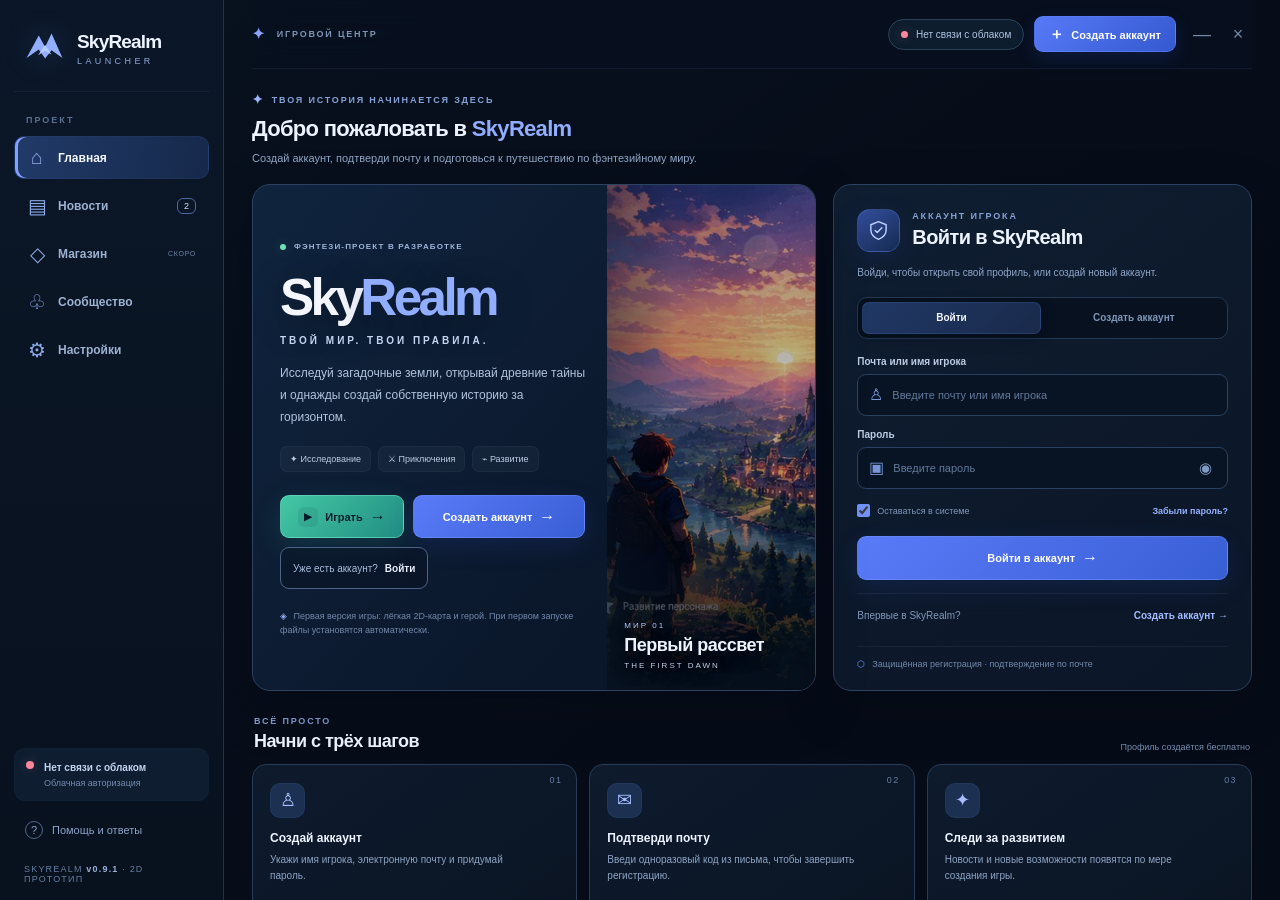
<file: index.html>
<!doctype html>
<html lang="ru">
<head>
  <meta charset="utf-8">
  <meta name="viewport" content="width=device-width,initial-scale=1">
  <meta name="theme-color" content="#071225">
  <meta name="description" content="SkyRealm Launcher — регистрация, профиль игрока и новости фэнтези-проекта.">
  <title>SkyRealm — игровой центр</title>
  <link rel="stylesheet" href="style.css">
</head>
<body>
<div class="window">
  <aside class="sidebar">
    <button class="brand" type="button" data-page="home" aria-label="SkyRealm — главная">
      <span class="brand-mark"><svg viewBox="0 0 64 52" aria-hidden="true"><path d="M4 42 23 7l10 18L43 4l17 38-17-12-10 13-10-14z" fill="currentColor"/><path d="m22 38 11-16 10 15-10-6z" fill="#b7cbff"/></svg></span>
      <span class="brand-copy"><span class="brand-name">SkyRealm</span><span class="brand-sub">LAUNCHER</span></span>
    </button>

    <div class="sidebar-label">ПРОЕКТ</div>
    <nav class="nav" aria-label="Главное меню">
      <button class="nav-item active" data-page="home"><span class="nav-ico">⌂</span><span>Главная</span></button>
      <button class="nav-item" data-page="news"><span class="nav-ico">▤</span><span>Новости</span><span class="nav-badge">2</span></button>
      <button class="nav-item" data-page="shop"><span class="nav-ico">◇</span><span>Магазин</span><span class="nav-soon">СКОРО</span></button>
      <button class="nav-item" data-page="community"><span class="nav-ico">♧</span><span>Сообщество</span></button>
      <button class="nav-item" data-page="settings"><span class="nav-ico">⚙</span><span>Настройки</span></button>
    </nav>

    <div class="sidebar-spacer"></div>
    <div class="sidebar-status">
      <span class="status-dot status-checking" id="sidebar-status-dot"></span>
      <div><b id="sidebar-status-label">Проверяем сервер</b><small>Облачная авторизация</small></div>
    </div>
    <button class="sidebar-help" type="button" data-page="news"><span>?</span> Помощь и ответы</button>
    <div class="side-version">SKYREALM <b>v0.6.0</b> · 2D PROTOTYPE</div>
  </aside>

  <main class="main">
    <header class="topbar">
      <div class="crumb"><span class="crumb-mark">✦</span><span id="crumb-label">ИГРОВОЙ ЦЕНТР</span></div>
      <div class="top-actions">
        <a class="top-status" id="cloud-status-pill" href="https://jaaguprbfrzrcwuusher.supabase.co/functions/v1/skyrealm-auth?route=%2Fhealth" target="_blank" rel="noreferrer" title="Открыть проверку облачного сервера">
          <span class="status-dot status-checking" id="top-status-dot"></span><span id="top-status-label">Проверяем сервер…</span>
        </a>
        <button class="top-create" id="top-create-account" data-auth-mode="register" type="button"><span>＋</span> Создать аккаунт</button>
        <button class="window-btn" id="minimize" title="Свернуть" aria-label="Свернуть">—</button>
        <button class="window-btn close" id="close" title="Закрыть" aria-label="Закрыть">×</button>
      </div>
    </header>

    <section class="page active" id="page-home">
      <div class="home-intro">
        <div class="eyebrow"><span class="eyebrow-spark">✦</span> ТВОЯ ИСТОРИЯ НАЧИНАЕТСЯ ЗДЕСЬ</div>
        <h1>Добро пожаловать в <span>SkyRealm</span></h1>
        <p>Создай аккаунт, подтверди почту и подготовься к путешествию по фэнтезийному миру.</p>
      </div>

      <section class="home-top-grid">
        <article class="hero panel">
          <div class="hero-copy-panel">
            <div class="hero-kicker"><span class="live-dot"></span> ФЭНТЕЗИ-ПРОЕКТ В РАЗРАБОТКЕ</div>
            <div class="hero-title">Sky<span>Realm</span></div>
            <div class="hero-tagline">ТВОЙ МИР. ТВОИ ПРАВИЛА.</div>
            <p class="hero-copy">Исследуй загадочные земли, открывай древние тайны и однажды создай собственную историю за горизонтом.</p>
            <div class="feature-row"><span>✦ Исследование</span><span>⚔ Приключения</span><span>⌁ Развитие</span></div>
            <div class="hero-buttons">
              <button class="primary-btn play-button" id="play-game" type="button"><span class="play-button-icon">▶</span> Играть <span>→</span></button>
              <button class="primary-btn hero-cta" id="hero-create-account" data-auth-mode="register" type="button">Создать аккаунт <span>→</span></button>
              <button class="ghost-btn" id="hero-login" data-auth-mode="login" type="button">Уже есть аккаунт? <b>Войти</b></button>
            </div>
            <div class="play-note" id="play-note"><span class="play-lock">◈</span> Первая версия игры: лёгкая 2D-карта и герой. При первом запуске файлы установятся автоматически.</div>
          </div>
          <div class="hero-art" aria-label="Пейзаж мира SkyRealm">
            <img src="realm.jpg" alt="Фэнтезийная долина, замок и путешественник на закате">
            <div class="art-vignette"></div>
            <div class="art-caption"><span class="art-caption-label">МИР 01</span><b>Первый рассвет</b><small>THE FIRST DAWN</small></div>
            <div class="art-orb orb-one"></div><div class="art-orb orb-two"></div>
          </div>
        </article>

        <article class="panel auth-panel" id="auth-panel">
          <div class="auth-panel-top">
            <div class="auth-icon"><svg viewBox="0 0 24 24" aria-hidden="true"><path d="M12 2.8 20 6v5.1c0 5-3.4 8.1-8 10.1-4.6-2-8-5.1-8-10.1V6z"/><path d="m8.5 12 2.2 2.2 4.8-5"/></svg></div>
            <div><div class="section-kicker">АККАУНТ ИГРОКА</div><h2 id="auth-title">Войти в SkyRealm</h2></div>
          </div>
          <p class="auth-intro" id="auth-intro">Войди, чтобы открыть свой профиль, или создай новый аккаунт.</p>
          <div class="auth-tabs" role="tablist" aria-label="Вход и регистрация">
            <button class="auth-tab active" data-auth="login" type="button" role="tab" aria-selected="true">Войти</button>
            <button class="auth-tab" data-auth="register" type="button" role="tab" aria-selected="false">Создать аккаунт</button>
          </div>

          <form id="auth-form" autocomplete="on">
            <label class="field-label" for="username" id="username-label">Почта или имя игрока</label>
            <div class="field-wrap"><span class="field-icon" aria-hidden="true">♙</span><input id="username" name="username" placeholder="Введите почту или логин" autocomplete="username" minlength="3" maxlength="254" required></div>

            <div id="email-field" class="hidden-field">
              <label class="field-label" for="email">Электронная почта</label>
              <div class="field-wrap"><span class="field-icon" aria-hidden="true">✉</span><input id="email" type="email" name="email" placeholder="name@example.com" autocomplete="email" maxlength="254"></div>
              <p class="field-hint">На эту почту придёт код подтверждения.</p>
            </div>

            <label class="field-label" for="password">Пароль</label>
            <div class="field-wrap"><span class="field-icon" aria-hidden="true">▣</span><input id="password" type="password" name="password" placeholder="Не менее 8 символов" autocomplete="current-password" minlength="8" maxlength="128" required><button class="show-pass" type="button" id="show-password" aria-label="Показать или скрыть пароль" title="Показать или скрыть пароль">◉</button></div>
            <div class="auth-options"><label class="check-wrap"><input type="checkbox" id="remember" checked><span class="check-custom"></span>Оставаться в системе</label><button class="text-btn" type="button" id="forgot">Забыли пароль?</button></div>
            <button class="primary-btn submit-btn" id="submit-auth" type="submit">Войти в аккаунт <span>→</span></button>
            <div class="auth-switch-hint" id="auth-switch-hint"><span>Впервые в SkyRealm?</span><button type="button" id="switch-auth">Создать аккаунт <span>→</span></button></div>
            <p class="auth-message" id="auth-message" role="status" aria-live="polite"></p>
          </form>

          <div class="verification-view" id="verification-view" hidden>
            <div class="verify-illustration">✉</div>
            <div class="section-kicker">ПОСЛЕДНИЙ ШАГ</div>
            <h3>Подтверди почту</h3>
            <p class="verify-copy" id="verification-description">Введи полный код из письма (сейчас 8 цифр).</p>
            <form id="verify-form" autocomplete="off">
              <label class="field-label" for="verification-code">Код подтверждения</label>
              <div class="field-wrap"><span class="field-icon" aria-hidden="true">⌁</span><input id="verification-code" name="code" type="text" inputmode="numeric" autocomplete="one-time-code" pattern="[0-9]{6,10}" minlength="6" maxlength="10" placeholder="12345678" required></div>
              <button class="primary-btn submit-btn verify-submit" type="submit">Подтвердить почту <span>→</span></button>
            </form>
            <button class="secondary-btn verify-resend" id="resend-code" type="button">Отправить код повторно</button>
            <button class="text-btn verify-back" id="back-to-register" type="button">← Назад к регистрации</button>
            <p class="auth-message" id="verification-message" role="status" aria-live="polite"></p>
          </div>

          <div class="profile-view" id="profile-view" hidden>
            <div class="profile-avatar">✦</div>
            <div class="section-kicker">ПРОФИЛЬ SKYREALM</div>
            <h3 id="profile-name">Игрок</h3>
            <p id="profile-email" class="verify-copy"></p>
            <div class="verified-badge"><span>✓</span> Почта подтверждена</div>
            <p class="profile-note">Твой аккаунт готов к будущим игровым приключениям.</p>
            <button class="secondary-btn" id="logout" type="button">Выйти из аккаунта</button>
          </div>
          <div class="auth-foot" id="auth-foot"><span class="shield">⬡</span> Не передавай пароль и код подтверждения другим людям.</div>
        </article>
      </section>

      <section class="steps-section" aria-labelledby="steps-title">
        <div class="section-heading"><div><div class="section-kicker">ВСЁ ПРОСТО</div><h2 id="steps-title">Начни с трёх шагов</h2></div><span class="heading-note">Профиль создаётся бесплатно</span></div>
        <div class="steps-grid">
          <article class="step-card"><div class="step-number">01</div><div class="step-icon">♙</div><h3>Создай аккаунт</h3><p>Укажи имя игрока, электронную почту и придумай пароль.</p><button class="step-link" data-auth-mode="register" type="button">Создать профиль <span>→</span></button></article>
          <article class="step-card"><div class="step-number">02</div><div class="step-icon">✉</div><h3>Подтверди почту</h3><p>Введи одноразовый код из письма, чтобы завершить регистрацию.</p><button class="step-link" data-auth-mode="register" type="button">К форме регистрации <span>→</span></button></article>
          <article class="step-card"><div class="step-number">03</div><div class="step-icon">✦</div><h3>Следи за развитием</h3><p>Новости и новые возможности появятся по мере создания игры.</p><button class="step-link" data-page="news" type="button">Новости проекта <span>→</span></button></article>
        </div>
      </section>

      <section class="dashboard-grid">
        <article class="panel news-panel">
          <div class="panel-head"><div><div class="section-kicker">ИЗ МИРА SKYREALM</div><h2>Свежие новости</h2></div><button class="link-btn" data-page="news" type="button">Все новости <span>↗</span></button></div>
          <button class="news-item" data-news="preview" type="button"><span class="news-thumb thumb-one"><img src="realm.jpg" alt="" loading="lazy"></span><span class="news-text"><span class="news-meta">ДНЕВНИК РАЗРАБОТКИ <span>•</span> 01</span><b>Начало большого пути</b><span>Лаунчер — первая часть проекта SkyRealm.</span></span><span class="news-arrow">↗</span></button>
          <button class="news-item" data-news="world" type="button"><span class="news-thumb thumb-two"><img src="realm.jpg" alt="" loading="lazy"></span><span class="news-text"><span class="news-meta">МИР ИГРЫ <span>•</span> 02</span><b>Земли за горизонтом</b><span>Леса, древние руины и новые открытия.</span></span><span class="news-arrow">↗</span></button>
          <div class="news-footer"><span class="live-dot"></span> Новости демонстрационные — новые записи появятся позже.</div>
        </article>
        <article class="panel status-panel">
          <div class="panel-head"><div><div class="section-kicker">СТАТУС ПРОЕКТА</div><h2>Состояние SkyRealm</h2></div><span class="panel-symbol">⌘</span></div>
          <div class="service-row"><span class="status-dot status-checking" id="card-status-dot"></span><div><b id="card-status-title">Проверяем облачный сервер…</b><small id="card-status-copy">Это может занять пару секунд.</small></div></div>
          <div class="sys-row"><span class="sys-icon">▥</span><span>Версия лаунчера</span><b>0.6.0</b></div>
          <div class="sys-row"><span class="sys-icon">▶</span><span>Игровая сборка</span><b class="muted-value">В разработке</b></div>
          <a class="outline-link" href="https://jaaguprbfrzrcwuusher.supabase.co/functions/v1/skyrealm-auth?route=%2Fhealth" target="_blank" rel="noreferrer">Открыть статус сервера <span>↗</span></a>
        </article>
      </section>

      <footer class="main-footer"><div class="footer-brand"><div class="footer-logo">S</div><div><b>SkyRealm</b><span>Твоя история начинается здесь</span></div></div><div class="footer-center">© 2026 SKYREALM <span>•</span> ДЕМО-ПРОЕКТ</div><button class="footer-link" data-page="news" type="button">Помощь и новости <span>↗</span></button></footer>
    </section>

    <section class="page inner-page" id="page-news">
      <div class="page-heading"><div class="section-kicker">ХРОНИКИ МИРА</div><h1>Новости <span>SkyRealm</span></h1><p>Истории, заметки и новости разработки.</p></div>
      <div class="content-cards">
        <article class="story-card"><div class="story-image story-a"><img src="realm.jpg" alt="Путешественник смотрит на замок на закате" loading="lazy"><span>01</span></div><div class="story-body"><div class="news-meta">ДНЕВНИК РАЗРАБОТКИ</div><h2>Начало большого пути</h2><p>SkyRealm задуман как атмосферный 2D-мир для исследования, открытий и маленьких историй. Этот лаунчер — первая часть проекта.</p><span class="story-tag">ДЕМО-ЗАПИСЬ</span></div></article>
        <article class="story-card"><div class="story-image story-b"><img src="realm.jpg" alt="Фэнтезийная долина и замок" loading="lazy"><span>02</span></div><div class="story-body"><div class="news-meta">МИР ИГРЫ</div><h2>Земли за горизонтом</h2><p>Впереди — таинственные леса, забытые руины и персонажи, чьи истории ещё предстоит открыть.</p><span class="story-tag">В РАЗРАБОТКЕ</span></div></article>
      </div>
      <div class="faq-section"><div class="section-kicker">ПОМОЩЬ</div><h2>Частые вопросы</h2><details><summary>Как создать аккаунт?</summary><p>На главной странице нажми «Создать аккаунт», введи имя игрока, электронную почту и пароль. Затем введи одноразовый код из письма.</p></details><details><summary>Почему нужен код из почты?</summary><p>Код подтверждает, что у тебя есть доступ к указанному адресу. Никому не сообщай этот код.</p></details><details><summary>Как работает кнопка «Играть»?</summary><p>При первом запуске лаунчер устанавливает лёгкие локальные файлы 2D-игры и открывает игру в отдельном окне.</p></details><details><summary>Не пришло письмо с кодом</summary><p>Проверь папки «Спам» и «Промоакции». Доставка для новых адресов может быть ограничена настройками почтового сервиса; в таком случае владелец проекта должен завершить проверку отправителя.</p></details></div>
      <button class="primary-btn news-register" data-auth-mode="register" type="button">Создать аккаунт <span>→</span></button>
    </section>

    <section class="page inner-page" id="page-shop"><div class="page-heading"><div class="section-kicker">ПОДДЕРЖИ ПРОЕКТ</div><h1>Магазин <span>приключений</span></h1><p>В будущем здесь появятся косметические предметы и наборы для игры.</p></div><div class="coming-card"><div class="coming-orb">✦</div><div class="section-kicker">СКОРО ОТКРЫТИЕ</div><h2>Что-то особенное уже в пути</h2><p>Магазин пока является макетом. Покупки и платежи не поддерживаются.</p><button class="secondary-btn" data-page="home" type="button">Вернуться на главную</button></div></section>

    <section class="page inner-page" id="page-community"><div class="page-heading"><div class="section-kicker">МЫ СОЗДАЁМ ЭТО ВМЕСТЕ</div><h1>Сообщество <span>SkyRealm</span></h1><p>Место для искателей приключений — сообщество откроется позднее.</p></div><div class="community-grid"><article class="community-card"><div class="community-icon">✧</div><h2>Обсуждения</h2><p>Делись идеями и помогай формировать мир.</p><span class="muted-tag">СКОРО</span></article><article class="community-card"><div class="community-icon">⚑</div><h2>События</h2><p>Следи за новостями разработки и будущими событиями.</p><span class="muted-tag">СКОРО</span></article><article class="community-card"><div class="community-icon">♧</div><h2>Игроки</h2><p>Находи друзей для совместных приключений.</p><span class="muted-tag">СКОРО</span></article></div><button class="primary-btn news-register" data-auth-mode="register" type="button">Создать аккаунт <span>→</span></button></section>

    <section class="page inner-page" id="page-settings"><div class="page-heading"><div class="section-kicker">ПОД ТЕБЯ</div><h1>Настройки <span>лаунчера</span></h1><p>Параметры интерфейса сохраняются на этом устройстве.</p></div><div class="settings-card"><div class="setting-row language-setting"><div><b id="language-title">Язык лаунчера</b><small id="language-subtitle">Выбери язык интерфейса. Доступны только два языка.</small></div><select id="language-select" aria-label="Язык лаунчера"><option value="ru">Русский</option><option value="en">English</option></select></div>
<div class="settings-subheading"><span class="settings-subheading-icon">▣</span><div><b id="game-display-title">Настройки игры</b><small id="game-display-subtitle">Эти параметры применяются к окну игры SkyRealm.</small></div></div>
<div class="setting-row"><div><b id="resolution-label">Разрешение экрана</b><small id="resolution-help">Формат и размер окна при запуске игры.</small></div><select id="screen-resolution-select" aria-label="Разрешение игры"><option value="1280x720">1280 × 720 · 16:9</option><option value="1600x900">1600 × 900 · 16:9</option><option value="1920x1080">1920 × 1080 · 16:9</option><option value="1280x960">1280 × 960 · 4:3</option><option value="1440x900">1440 × 900 · 16:10</option></select></div>
<div class="setting-row"><div><b id="window-mode-label">Режим окна</b><small id="window-mode-help">Выбери оконный режим или полный экран.</small></div><select id="window-mode-select" aria-label="Режим окна"><option value="windowed">Оконный</option><option value="fullscreen">Полноэкранный</option></select></div>
<div class="setting-row"><div><b id="quality-label">Качество графики</b><small id="quality-help">Меняет детализацию и нагрузку на компьютер.</small></div><select id="graphics-quality-select" aria-label="Качество графики"><option value="low">Низкое</option><option value="medium">Среднее</option><option value="high">Высокое</option></select></div>
<div class="settings-subheading"><span class="settings-subheading-icon">✦</span><div><b id="launcher-interface-title">Интерфейс лаунчера</b><small id="launcher-interface-subtitle">Внешний вид самого лаунчера.</small></div></div>
<div class="setting-row"><div><b id="effects-label">Эффекты интерфейса</b><small id="effects-help">Анимации и свечение панелей</small></div><label class="toggle"><input type="checkbox" id="effects-toggle" checked><span></span></label></div><div class="setting-row"><div><b id="compact-label">Компактный интерфейс</b><small id="compact-help">Уменьшить расстояния между элементами</small></div><label class="toggle"><input type="checkbox" id="compact-toggle"><span></span></label></div><div class="setting-row"><div><b id="greeting-label">Показывать приветствие</b><small id="greeting-help">Сообщение на главной странице</small></div><label class="toggle"><input type="checkbox" id="greeting-toggle" checked><span></span></label></div><div class="settings-subheading"><span class="settings-subheading-icon">♜</span><div><b id="admin-tools-heading">Дополнительные возможности</b><small id="admin-tools-subheading">Настройка доступности инструментов администратора в игре.</small></div></div><div class="setting-row"><div><b id="admin-tools-label">Режим администратора</b><small id="admin-tools-help">Показывать кнопку админ-панели в главном меню игры. Изменение применяется при следующем запуске.</small></div><label class="toggle"><input type="checkbox" id="admin-tools-toggle"><span></span></label></div><div class="setting-row"><div><b id="moderator-tools-label">Режим модератора</b><small id="moderator-tools-help">Включить инструменты модератора в игре. Локальные баны не действуют на сетевых игроков.</small></div><label class="toggle"><input type="checkbox" id="moderator-tools-toggle"><span></span></label></div><div class="settings-note" id="settings-note">Настройки игры применяются при следующем запуске. В самой игре их также можно изменить через Esc → Настройки.</div><button class="secondary-btn" id="open-data-folder" type="button">Открыть папку игры и сохранений ↗</button><button class="outline-btn settings-back" data-page="home" type="button">Вернуться на главную <span>→</span></button></div></section>

    <div class="toast" id="toast" role="status" aria-live="polite"></div>
  </main>

  <div class="install-overlay" id="install-overlay" hidden role="dialog" aria-modal="true" aria-labelledby="install-title">
    <div class="install-dialog">
      <div class="install-topline"><span class="install-logo">✦</span><span class="install-kicker" id="install-kicker">SKYREALM GAME CLIENT</span><span class="install-version">v0.2.0</span></div>
      <h2 id="install-title">Готовим твой мир к запуску</h2>
      <p id="install-description">Проверяем установку и готовим файлы игры для первого запуска.</p>
      <div class="install-progress-heading"><span id="install-stage">Загрузка: проверка файлов…</span><b id="install-percent">0%</b></div>
      <div class="install-progress-track"><div class="install-progress-fill" id="install-progress-fill"></div><div class="install-progress-glow"></div></div>
      <div class="install-progress-meta"><span class="install-dot"></span><span id="install-detail">Подготавливаем папку игры</span><span class="install-spinner" aria-hidden="true"></span></div>
      <div class="install-file-list"><span id="install-file-1">✓ Проверка версии</span><span id="install-file-2">◌ Установка карты</span><span id="install-file-3">◌ Подготовка персонажа</span></div>
      <p class="install-footnote" id="install-footnote">Первый запуск устанавливает лёгкий игровой пакет на этот компьютер. Интернет нужен только для аккаунта и будущих обновлений.</p>
      <button class="install-cancel" id="install-cancel" type="button">Отмена</button>
    </div>
  </div>
</div>
<script src="config.js"></script>
<script src="app.js"></script>
</body>
</html>
</file>
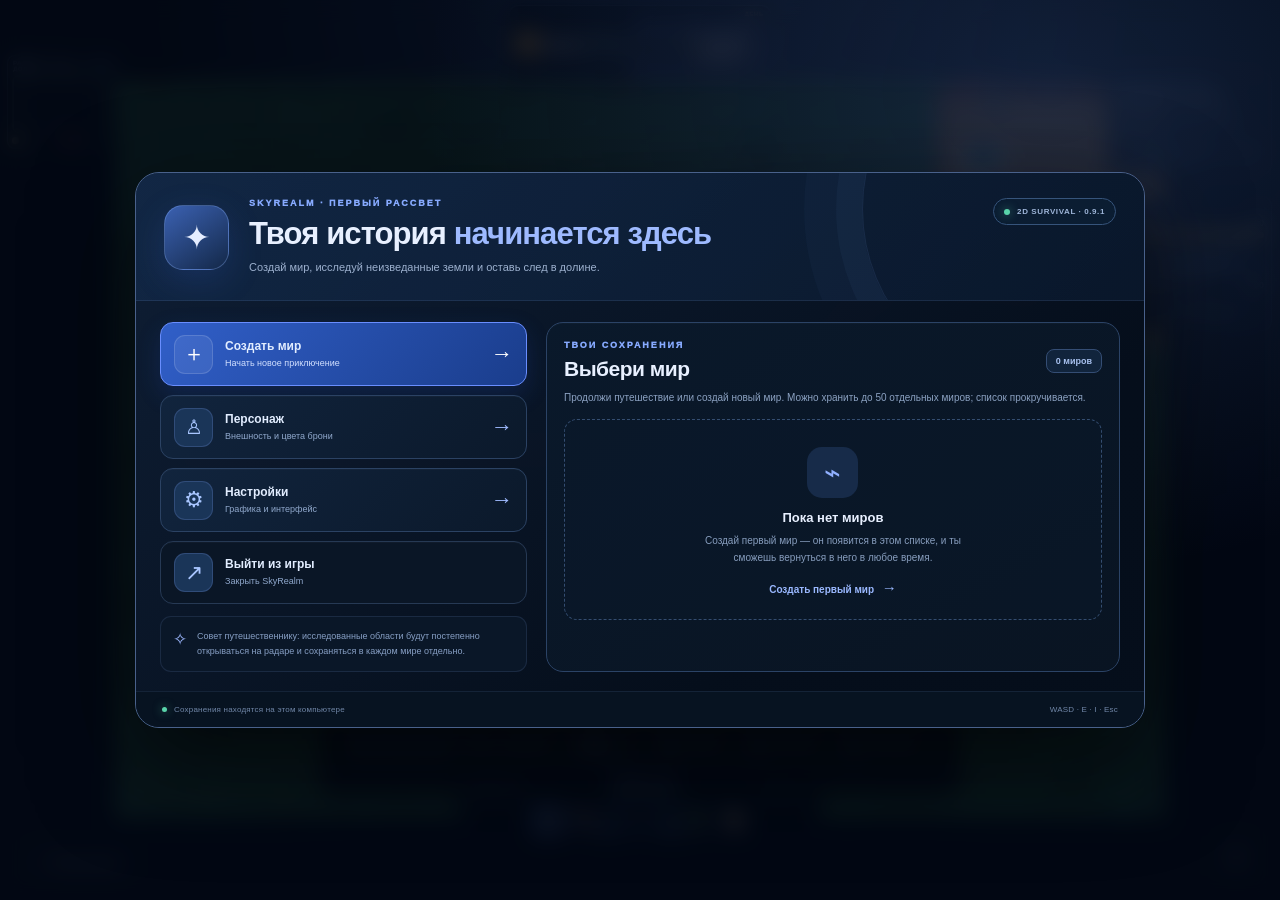
<file: app/src/main/assets/skyrealm/game/index.html>
<!doctype html>
<html lang="ru">
<head>
<meta charset="utf-8">
<meta name="viewport" content="width=device-width,initial-scale=1">
<meta name="theme-color" content="#091426">
<title>SkyRealm — Первый рассвет</title>
<style>
:root{--bg:#07111f;--panel:rgba(8,18,32,.88);--line:rgba(155,190,255,.22);--blue:#8db4ff;--text:#e8f0ff;--muted:#91a5c5}
*{box-sizing:border-box}html,body{margin:0;width:100%;height:100%;overflow:hidden;background:var(--bg);font-family:Inter,"Segoe UI",Arial,sans-serif;color:var(--text)}body{background:radial-gradient(ellipse at 50% -20%,#294575,transparent 55%),#07111f}.game-shell{position:relative;width:100%;height:100%;min-height:420px;overflow:hidden}canvas{display:block;width:100%;height:100%;image-rendering:pixelated;outline:none}.top-hud{position:absolute;left:22px;top:20px;display:flex;align-items:center;gap:13px;background:var(--panel);border:1px solid var(--line);border-radius:14px;padding:11px 15px;box-shadow:0 12px 38px #0004;backdrop-filter:blur(12px)}.crest{width:42px;height:42px;display:grid;place-items:center;border-radius:12px;background:linear-gradient(145deg,#5b7de5,#17274d);color:#fff;font-size:23px;box-shadow:0 5px 20px #506fe744}.realm-name{font-size:12px;font-weight:900;letter-spacing:2px}.realm-sub{font-size:9px;color:#9aafd2;margin-top:4px;letter-spacing:1.5px}.vitals{display:grid;gap:5px;margin-left:9px;width:130px}.vital-row{display:flex;align-items:center;gap:7px;font-size:9px;color:#afc3e2}.bar{height:6px;background:#24334b;border-radius:9px;overflow:hidden;flex:1}.bar i{display:block;height:100%;border-radius:9px;transition:width .2s}.hp i{width:100%;background:linear-gradient(90deg,#e75f79,#ff9a9d)}.stamina i{width:84%;background:linear-gradient(90deg,#4dceaa,#9af2c7)}.quest{position:absolute;right:22px;top:20px;width:245px;background:var(--panel);border:1px solid var(--line);border-radius:14px;padding:15px 16px;backdrop-filter:blur(12px);box-shadow:0 12px 38px #0004}.quest-kicker{font-size:9px;letter-spacing:2px;color:#8eaeff;font-weight:850}.quest h3{font-size:15px;margin:9px 0 7px}.quest p{font-size:11px;line-height:1.6;color:#9eb1d0;margin:0}.quest .goal{display:flex;align-items:center;gap:7px;margin-top:12px;font-size:10px;color:#c4d5f5}.goal-icon{display:grid;place-items:center;width:24px;height:24px;border:1px solid #45609a;border-radius:8px;color:#a9c1ff}.bottom-hud{position:absolute;left:50%;bottom:19px;transform:translateX(-50%);display:flex;align-items:center;gap:11px;white-space:nowrap;background:var(--panel);border:1px solid var(--line);border-radius:12px;padding:10px 14px;box-shadow:0 12px 38px #0004;backdrop-filter:blur(12px);font-size:10px;color:#a8bbd9}.key{display:inline-grid;place-items:center;min-width:22px;height:22px;padding:0 5px;border:1px solid #425a7f;border-bottom-width:2px;border-radius:6px;background:#15253c;color:#edf4ff;font-size:9px;font-weight:800;margin-right:4px}.separator{height:20px;width:1px;background:#30445f}.location-chip{position:absolute;bottom:21px;left:23px;display:flex;align-items:center;gap:8px;font-size:10px;color:#c3d3ef;background:var(--panel);border:1px solid var(--line);border-radius:10px;padding:10px 12px;backdrop-filter:blur(10px)}.location-chip span:first-child{color:#9bb8ff}.pause-button{position:absolute;right:22px;bottom:21px;width:43px;height:43px;border:1px solid var(--line);border-radius:12px;background:var(--panel);color:#dce7ff;font-size:18px;cursor:pointer;backdrop-filter:blur(10px)}.pause-button:hover{background:#192b46;border-color:#6b8ddb}.shade{position:absolute;inset:0;background:rgba(3,8,17,.62);display:grid;place-items:center;padding:20px;backdrop-filter:blur(8px)}.shade
.admin-panel-dialog{width:min(620px,100%);max-height:92vh;overflow:auto}.admin-tools-grid{display:grid;gap:8px;text-align:left;margin:12px 0}.admin-tools-grid .action{margin:0}.admin-inline{display:grid;grid-template-columns:minmax(0,1fr) minmax(0,1fr) auto;gap:7px;align-items:center}.admin-inline .modal-text-input{margin:0;min-width:0}.admin-inline select{color:#eef4ff}.admin-ban-list{display:grid;gap:5px;text-align:left}.admin-ban-list span{display:flex;justify-content:space-between;gap:8px;padding:8px 10px;border:1px solid #2b4263;border-radius:8px;background:#0b1a2b;color:#c8d8f5;font-size:11px}.admin-ban-list button{background:transparent;color:#ff9da9;border:0;cursor:pointer}.full-map-dialog{width:min(1120px,96vw);max-height:94vh;overflow:auto;text-align:left}.full-map-dialog h1{font-size:25px}.full-map-dialog canvas{display:block;width:100%;height:auto;max-height:65vh;object-fit:contain;background:#091522;border:1px solid #314b70;border-radius:12px;cursor:crosshair;image-rendering:pixelated}.map-legend{display:flex;justify-content:space-between;gap:10px;margin:10px 0;color:#9db4d9;font-size:11px}.map-legend span:first-child{color:#fff2a9}.map-legend span:nth-child(2){color:#ff536d}.main-menu-action[hidden]{display:none!important}@media(max-width:600px){.admin-inline{grid-template-columns:1fr}.full-map-dialog{padding:15px}}
[hidden]{display:none!important}.dialog{width:min(410px,100%);padding:30px;border:1px solid #526da3;border-radius:22px;background:linear-gradient(145deg,#142641,#091525);box-shadow:0 30px 100px #0008;text-align:center}.dialog-mark{width:56px;height:56px;margin:0 auto 15px;display:grid;place-items:center;background:linear-gradient(135deg,#5579ed,#223969);border-radius:17px;font-size:28px;color:#eff4ff}.dialog .eyebrow{font-size:9px;letter-spacing:2.5px;color:#8cadff;font-weight:900}.dialog h1{font-size:27px;margin:11px 0 9px}.dialog p{font-size:12px;line-height:1.7;color:#9eb2d2;margin:0 0 22px}.action{width:100%;height:43px;border:1px solid #7895ff;background:linear-gradient(130deg,#6688ff,#3456c2);border-radius:10px;color:white;font-size:12px;font-weight:850;cursor:pointer;margin-top:9px}.action:hover{filter:brightness(1.08)}.action.secondary{background:#12233a;border-color:#344d70;color:#d8e5ff}.toast{position:absolute;left:50%;top:auto;bottom:108px;z-index:18;transform:translateX(-50%);max-width:min(620px,calc(100% - 28px));padding:10px 16px;background:#0a1a2cf5;border:1px solid var(--line);border-radius:10px;color:#dce8ff;font-size:11px;line-height:1.5;text-align:center;opacity:0;pointer-events:none;transition:opacity .2s;box-shadow:0 10px 35px #0008}.toast.show{opacity:1}.hint{position:absolute;left:50%;top:50%;transform:translate(-50%,-50%);padding:11px 15px;border-radius:12px;background:#081629d9;border:1px solid #6682b866;color:#dfeaff;font-size:11px;pointer-events:none;opacity:0;transition:opacity .2s}.hint.show{opacity:1}
@media(max-width:700px){.top-hud{left:10px;top:10px;padding:8px 10px;gap:8px}.vitals{width:95px;margin-left:2px}.quest{right:10px;top:86px;width:190px;padding:12px}.quest h3{font-size:12px}.quest p{font-size:10px}.bottom-hud{bottom:10px;gap:6px;padding:7px 8px;font-size:8px}.location-chip{left:10px;bottom:62px}.pause-button{right:10px;bottom:62px;width:36px;height:36px}.realm-sub{font-size:8px}}

/* Inventory quickbar and reliable dialogue overlays */
.controls-hint{bottom:105px;max-width:calc(100% - 28px);flex-wrap:wrap;justify-content:center;white-space:normal;text-align:center;gap:8px 11px}
.inventory-wrap{position:absolute;left:50%;bottom:12px;transform:translateX(-50%);z-index:5;min-width:350px;max-width:calc(100% - 270px);padding:8px 10px 10px;background:rgba(6,15,29,.93);border:1px solid rgba(151,187,255,.32);border-radius:14px;box-shadow:0 14px 40px #0007;backdrop-filter:blur(14px)}
.inventory-heading{display:flex;justify-content:space-between;gap:14px;align-items:center;margin:0 2px 7px;font-size:9px;font-weight:850;letter-spacing:1.5px;color:#aac4fa}
.inventory-heading span:last-child{font-size:8px;letter-spacing:.5px;color:#7187a8;font-weight:650;text-align:right}.inventory-open-button{border:1px solid #32496a;border-radius:7px;background:#14243b;color:#bcd0f0;font:inherit;font-size:8px;font-weight:800;padding:3px 5px;cursor:pointer;white-space:nowrap}.inventory-open-button:hover{border-color:#87aaff;color:#fff}.inventory-open-button .key{height:16px;min-width:16px;margin:0 0 0 3px;font-size:8px}
.inventory-slots{display:flex;align-items:center;justify-content:center;gap:7px}
.inventory-slot{position:relative;width:48px;height:48px;flex:0 0 48px;border:1px solid #334a6e;border-radius:9px;background:linear-gradient(145deg,#162943,#0c1a2d);color:#eaf2ff;cursor:pointer;display:grid;place-items:center;transition:transform .13s,border-color .13s,background .13s;box-shadow:inset 0 1px 0 #ffffff0a}
.inventory-slot:hover{transform:translateY(-2px);border-color:#83a9ff;background:#1c3555}
.inventory-slot.selected{border:2px solid #82a8ff;background:linear-gradient(145deg,#263f70,#14284a);box-shadow:0 0 0 2px #6493ff22,0 0 16px #4c7bff27}
.slot-number{position:absolute;left:5px;top:3px;font-size:8px;color:#8da5c8;font-weight:800}
.slot-icon{font-size:22px;line-height:1;text-shadow:0 2px 4px #0007}
.slot-count{position:absolute;right:5px;bottom:3px;font-size:10px;font-weight:900;color:#f4f7ff;text-shadow:0 1px 3px #000}
.inventory-dialog{width:min(650px,100%);max-height:min(88vh,760px);overflow:auto}
.inventory-grid{display:grid;grid-template-columns:repeat(4,minmax(0,1fr));gap:9px;text-align:left;margin:18px 0 12px}
.inventory-card{min-width:0;display:grid;grid-template-columns:40px 1fr;grid-template-rows:auto auto;column-gap:10px;align-items:center;text-align:left;padding:12px;border:1px solid #314765;border-radius:12px;background:#0c1a2b;color:#e3edff;cursor:pointer}
.inventory-card:hover,.inventory-card.selected{border-color:#769aff;background:#142846}
.inventory-card-icon{grid-column:1;grid-row:1/4;display:grid;place-items:center;width:38px;height:42px;background:#1c3150;border-radius:9px;font-size:24px}
.inventory-card-name{font-size:12px;font-weight:800;overflow-wrap:anywhere}
.inventory-card-count{font-size:10px;color:#9eb3d4;margin-top:3px}
.inventory-card-description{grid-column:1/3;font-size:10px;line-height:1.5;color:#8ba0c1;margin-top:8px}
.inventory-selected-note{padding:10px 12px;border:1px solid #2a4161;background:#0b1a2c;border-radius:9px;font-size:11px;color:#abc4ef;text-align:left}
.sign-dialog p{white-space:normal}
.hint{z-index:8;top:43%;font-weight:800;box-shadow:0 8px 24px #0005}
#sign-dialog-shade,#inventory-shade{z-index:30}
#pause-shade{z-index:25}
@media(max-width:720px){.inventory-wrap{min-width:0;width:calc(100% - 24px);max-width:420px;bottom:8px;padding:7px}.inventory-slots{gap:5px}.inventory-slot{width:44px;height:44px;flex-basis:44px}.inventory-heading{font-size:8px}.inventory-heading span:last-child{font-size:7px}.controls-hint{bottom:87px;font-size:9px}.inventory-grid{grid-template-columns:repeat(2,minmax(0,1fr))}.location-chip{bottom:128px}.pause-button{bottom:128px}}


/* Graphics and interface preferences: these controls operate on the actual game. */
.settings-dialog{width:min(570px,100%);max-height:min(90vh,820px);overflow:auto;text-align:left;padding:26px}.settings-dialog h1{text-align:center;font-size:24px;margin:9px 0 16px}.settings-dialog>.dialog-mark,.settings-dialog>.eyebrow{text-align:center}.game-settings-tabs{display:grid;grid-template-columns:1fr 1fr;gap:7px;padding:5px;background:#081426;border:1px solid #263b5b;border-radius:12px;margin:16px 0}.game-settings-tab{height:38px;border:1px solid transparent;border-radius:8px;background:transparent;color:#8fa7ce;font:inherit;font-size:12px;font-weight:800;cursor:pointer}.game-settings-tab.active{background:linear-gradient(125deg,#294a8b,#1a3261);border-color:#5876bf;color:#fff;box-shadow:0 4px 15px #0003}.game-settings-panel{display:grid;gap:8px}.game-setting-row,.game-setting-toggle{display:flex;align-items:center;justify-content:space-between;gap:14px;text-align:left;padding:13px 12px;border:1px solid #243b5b;background:#0b1a2d;border-radius:10px;min-width:0}.game-setting-row b,.game-setting-row small,.game-setting-toggle b,.game-setting-toggle small{display:block}.game-setting-row b,.game-setting-toggle b{font-size:12px;color:#e6eeff}.game-setting-row small,.game-setting-toggle small{font-size:10px;color:#8ca2c5;line-height:1.5;margin-top:5px;max-width:270px}.game-setting-row select{flex:0 0 170px;width:170px;max-width:48%;height:37px;padding:0 8px;border:1px solid #3b5681;border-radius:8px;background:#132640;color:#ecf3ff;font:inherit;font-size:10px}.game-setting-toggle input{position:absolute;opacity:0;width:1px;height:1px}.game-setting-toggle i{position:relative;display:block;width:38px;height:22px;flex:0 0 38px;border-radius:20px;background:#20324b;border:1px solid #3c5272;cursor:pointer}.game-setting-toggle i:before{content:'';position:absolute;top:3px;left:3px;width:14px;height:14px;border-radius:50%;background:#91a4c2;transition:transform .18s}.game-setting-toggle input:checked+i{background:#3658b9;border-color:#6f91ff}.game-setting-toggle input:checked+i:before{transform:translateX(16px);background:#fff}.game-setting-toggle:has(input:focus-visible){outline:2px solid #7e9fff;outline-offset:2px}.game-settings-actions{display:grid;grid-template-columns:1fr 1fr;gap:8px;margin-top:15px}.game-settings-actions .action{margin-top:0}.settings-feedback{font-size:10px;line-height:1.6;color:#8ea6cc;margin:3px 3px 0}.pause-shortcut{margin:15px 0 -8px;color:#7186a7;font-size:10px;letter-spacing:.4px}.game-shell.ui-small .progress-hud,.game-shell.ui-small .top-hud,.game-shell.ui-small .quest,.game-shell.ui-small .bottom-hud,.game-shell.ui-small .location-chip,.game-shell.ui-small .pause-button,.game-shell.ui-small .inventory-wrap,.game-shell.ui-small .hint,.game-shell.ui-small .toast{zoom:.85}.game-shell.ui-large .progress-hud,.game-shell.ui-large .top-hud,.game-shell.ui-large .quest,.game-shell.ui-large .bottom-hud,.game-shell.ui-large .location-chip,.game-shell.ui-large .pause-button,.game-shell.ui-large .inventory-wrap,.game-shell.ui-large .hint,.game-shell.ui-large .toast{zoom:1.15}.top-hud[hidden],.quest[hidden],.controls-hint[hidden],.inventory-wrap[hidden],.vitals
.admin-panel-dialog{width:min(620px,100%);max-height:92vh;overflow:auto}.admin-tools-grid{display:grid;gap:8px;text-align:left;margin:12px 0}.admin-tools-grid .action{margin:0}.admin-inline{display:grid;grid-template-columns:minmax(0,1fr) minmax(0,1fr) auto;gap:7px;align-items:center}.admin-inline .modal-text-input{margin:0;min-width:0}.admin-inline select{color:#eef4ff}.admin-ban-list{display:grid;gap:5px;text-align:left}.admin-ban-list span{display:flex;justify-content:space-between;gap:8px;padding:8px 10px;border:1px solid #2b4263;border-radius:8px;background:#0b1a2b;color:#c8d8f5;font-size:11px}.admin-ban-list button{background:transparent;color:#ff9da9;border:0;cursor:pointer}.full-map-dialog{width:min(1120px,96vw);max-height:94vh;overflow:auto;text-align:left}.full-map-dialog h1{font-size:25px}.full-map-dialog canvas{display:block;width:100%;height:auto;max-height:65vh;object-fit:contain;background:#091522;border:1px solid #314b70;border-radius:12px;cursor:crosshair;image-rendering:pixelated}.map-legend{display:flex;justify-content:space-between;gap:10px;margin:10px 0;color:#9db4d9;font-size:11px}.map-legend span:first-child{color:#fff2a9}.map-legend span:nth-child(2){color:#ff536d}.main-menu-action[hidden]{display:none!important}@media(max-width:600px){.admin-inline{grid-template-columns:1fr}.full-map-dialog{padding:15px}}
[hidden]{display:none!important}.game-shell.quality-low .vital-row .bar{opacity:.9}
.admin-panel-dialog{width:min(620px,100%);max-height:92vh;overflow:auto}.admin-tools-grid{display:grid;gap:8px;text-align:left;margin:12px 0}.admin-tools-grid .action{margin:0}.admin-inline{display:grid;grid-template-columns:minmax(0,1fr) minmax(0,1fr) auto;gap:7px;align-items:center}.admin-inline .modal-text-input{margin:0;min-width:0}.admin-inline select{color:#eef4ff}.admin-ban-list{display:grid;gap:5px;text-align:left}.admin-ban-list span{display:flex;justify-content:space-between;gap:8px;padding:8px 10px;border:1px solid #2b4263;border-radius:8px;background:#0b1a2b;color:#c8d8f5;font-size:11px}.admin-ban-list button{background:transparent;color:#ff9da9;border:0;cursor:pointer}.full-map-dialog{width:min(1120px,96vw);max-height:94vh;overflow:auto;text-align:left}.full-map-dialog h1{font-size:25px}.full-map-dialog canvas{display:block;width:100%;height:auto;max-height:65vh;object-fit:contain;background:#091522;border:1px solid #314b70;border-radius:12px;cursor:crosshair;image-rendering:pixelated}.map-legend{display:flex;justify-content:space-between;gap:10px;margin:10px 0;color:#9db4d9;font-size:11px}.map-legend span:first-child{color:#fff2a9}.map-legend span:nth-child(2){color:#ff536d}.main-menu-action[hidden]{display:none!important}@media(max-width:600px){.admin-inline{grid-template-columns:1fr}.full-map-dialog{padding:15px}}
[hidden]{display:none!important}
@media(max-width:600px){.settings-dialog{padding:20px 15px}.game-setting-row,.game-setting-toggle{padding:11px 9px;gap:8px}.game-setting-row small,.game-setting-toggle small{max-width:190px}.game-setting-row select{flex-basis:138px;width:138px;font-size:9px}.game-settings-actions{grid-template-columns:1fr}.settings-dialog h1{font-size:22px}}


/* World clock, day/night mood and a compact world radar */
.world-clock{position:absolute;top:17px;left:50%;transform:translateX(-50%);z-index:7;display:flex;align-items:center;gap:11px;min-width:278px;padding:9px 13px;border:1px solid rgba(154,190,255,.34);border-radius:14px;background:linear-gradient(135deg,rgba(10,24,43,.96),rgba(20,37,62,.92));box-shadow:0 12px 34px #0005;backdrop-filter:blur(14px);transition:background .5s,border-color .5s}
.world-clock .clock-icon{display:grid;place-items:center;width:38px;height:38px;flex:0 0 38px;border-radius:11px;background:linear-gradient(145deg,#f5cb77,#c8873c);color:#17213a;font-size:22px;box-shadow:0 3px 16px #f5cb7730}
.clock-main{min-width:84px}.clock-label{font-size:8px;letter-spacing:1.55px;font-weight:900;color:#91a7ca;white-space:nowrap}.clock-time{font-size:25px;line-height:1.1;font-weight:950;letter-spacing:1px;color:#f4f7ff;font-variant-numeric:tabular-nums;margin-top:2px}.clock-side{display:grid;gap:5px;min-width:91px;margin-left:auto;text-align:right}.period-label{font-size:9px;font-weight:950;letter-spacing:1.7px;color:#f4cc83}.night-count{font-size:8px;line-height:1.45;color:#94a9c9;max-width:130px}.world-clock.twilight{border-color:#d49b6b77;background:linear-gradient(135deg,rgba(37,27,42,.96),rgba(48,39,61,.92))}.world-clock.twilight .clock-icon{background:linear-gradient(145deg,#f5a66a,#b65f75);color:#2c2138}.world-clock.twilight .period-label{color:#f5b68b}.world-clock.night{border-color:#7898dc70;background:linear-gradient(135deg,rgba(6,13,31,.97),rgba(18,28,57,.95))}.world-clock.night .clock-icon{background:linear-gradient(145deg,#8eaaff,#364c94);color:#f2f6ff;box-shadow:0 3px 16px #688dff33}.world-clock.night .period-label{color:#abc3ff}.world-clock.night .clock-time{color:#cbdcff}
.minimap-panel{position:absolute;top:108px;left:22px;z-index:6;width:202px;padding:9px 10px 8px;border:1px solid rgba(155,190,255,.32);border-radius:13px;background:rgba(6,16,29,.91);box-shadow:0 12px 34px #0005;backdrop-filter:blur(12px)}.minimap-heading{display:flex;align-items:center;justify-content:space-between;gap:8px;margin:0 1px 7px;font-size:8px;font-weight:950;letter-spacing:1.5px;color:#b9cefa}.minimap-heading span:last-child{color:#96b5ff;font-size:7px}.minimap-panel #minimap{display:block;width:180px;height:112px;border-radius:7px;border:1px solid #45634f;background:#173e31;image-rendering:pixelated}.minimap-legend{display:flex;align-items:center;justify-content:space-between;margin-top:6px;font-size:8px;color:#94a9c9}.minimap-legend span{display:flex;align-items:center;gap:5px}.minimap-legend i{display:inline-block;width:7px;height:7px;border-radius:50%}.legend-player{background:#fff2a7;box-shadow:0 0 6px #fff2a7}.legend-monster{background:#ff546c;box-shadow:0 0 6px #ff546c}.night-warning{position:absolute;left:50%;top:82px;transform:translateX(-50%);z-index:9;padding:9px 14px;border:1px solid #a24e6e88;border-radius:10px;background:linear-gradient(135deg,#27172bdd,#130f25ed);color:#ffdce8;font-size:10px;font-weight:850;letter-spacing:.3px;box-shadow:0 7px 24px #0005;pointer-events:none}.night-warning
.admin-panel-dialog{width:min(620px,100%);max-height:92vh;overflow:auto}.admin-tools-grid{display:grid;gap:8px;text-align:left;margin:12px 0}.admin-tools-grid .action{margin:0}.admin-inline{display:grid;grid-template-columns:minmax(0,1fr) minmax(0,1fr) auto;gap:7px;align-items:center}.admin-inline .modal-text-input{margin:0;min-width:0}.admin-inline select{color:#eef4ff}.admin-ban-list{display:grid;gap:5px;text-align:left}.admin-ban-list span{display:flex;justify-content:space-between;gap:8px;padding:8px 10px;border:1px solid #2b4263;border-radius:8px;background:#0b1a2b;color:#c8d8f5;font-size:11px}.admin-ban-list button{background:transparent;color:#ff9da9;border:0;cursor:pointer}.full-map-dialog{width:min(1120px,96vw);max-height:94vh;overflow:auto;text-align:left}.full-map-dialog h1{font-size:25px}.full-map-dialog canvas{display:block;width:100%;height:auto;max-height:65vh;object-fit:contain;background:#091522;border:1px solid #314b70;border-radius:12px;cursor:crosshair;image-rendering:pixelated}.map-legend{display:flex;justify-content:space-between;gap:10px;margin:10px 0;color:#9db4d9;font-size:11px}.map-legend span:first-child{color:#fff2a9}.map-legend span:nth-child(2){color:#ff536d}.main-menu-action[hidden]{display:none!important}@media(max-width:600px){.admin-inline{grid-template-columns:1fr}.full-map-dialog{padding:15px}}
[hidden]{display:none!important}
.game-shell.ui-small .world-clock,.game-shell.ui-small .minimap-panel,.game-shell.ui-small .night-warning{zoom:.85}.game-shell.ui-large .world-clock,.game-shell.ui-large .minimap-panel,.game-shell.ui-large .night-warning{zoom:1.15}
@media(max-width:800px){.world-clock{top:91px;left:auto;right:10px;transform:none;min-width:235px;padding:7px 9px;gap:8px}.world-clock .clock-icon{width:31px;height:31px;flex-basis:31px}.clock-time{font-size:20px}.clock-side{min-width:80px}.minimap-panel{left:10px;top:94px;transform:scale(.87);transform-origin:top left}.night-warning{top:132px;left:auto;right:10px;transform:none;max-width:calc(100% - 230px)}}


/* World selection, multi-world saves, and optional local administrator entry */
.main-menu-shade{z-index:22;background:radial-gradient(ellipse at 82% 10%,rgba(52,85,142,.3),transparent 42%),rgba(2,7,17,.83);padding:24px;backdrop-filter:blur(11px)}
.main-menu-window{width:min(100%,1010px);max-height:min(94vh,850px);overflow:auto;border:1px solid #49618b;border-radius:24px;background:linear-gradient(142deg,rgba(15,31,54,.98),rgba(5,14,27,.98) 72%);box-shadow:0 35px 100px #0009;position:relative}
.main-menu-hero{position:relative;display:flex;align-items:center;gap:20px;padding:25px 28px 24px;border-bottom:1px solid #8eb2f51c;background:linear-gradient(120deg,#132b4caa,#0b1b31a8);overflow:hidden}
.main-menu-hero:after{content:"";position:absolute;right:-80px;top:-145px;width:360px;height:360px;border-radius:50%;border:1px solid #7fa8f41d;box-shadow:0 0 0 26px #7fa8f40a,0 0 0 58px #7fa8f407;pointer-events:none}
.main-menu-emblem{display:grid;place-items:center;width:65px;height:65px;flex:0 0 65px;border:1px solid #8cb3ff55;border-radius:19px;background:linear-gradient(145deg,#3b61b2,#132848);color:#e5edff;font-size:33px;box-shadow:0 10px 34px #3766d333}
.main-menu-brand{min-width:0;z-index:1}.main-menu-kicker{font-size:9px;font-weight:950;letter-spacing:2px;color:#87aaff}.main-menu-brand h1{font-size:clamp(22px,3vw,31px);line-height:1.15;margin:8px 0 7px;letter-spacing:-.9px}.main-menu-brand h1 span{color:#9ebaff}.main-menu-brand p{font-size:11px;line-height:1.6;color:#9cb0ce;margin:0;max-width:570px}.main-menu-version{margin-left:auto;align-self:flex-start;display:flex;align-items:center;gap:7px;padding:8px 10px;border:1px solid #36547b;border-radius:999px;background:#0b1d32;color:#9eb5d8;font-size:8px;font-weight:850;letter-spacing:.6px;white-space:nowrap;z-index:1}.live-pip,.footer-status-dot{width:6px;height:6px;border-radius:50%;background:#59d4aa;box-shadow:0 0 10px #59d4aa99;display:inline-block}
.main-menu-content{display:grid;grid-template-columns:minmax(240px,.78fr) minmax(360px,1.22fr);gap:19px;padding:21px 24px 19px}.main-menu-actions{display:grid;align-content:start;gap:9px}.main-menu-action{display:flex;align-items:center;gap:12px;min-height:64px;padding:11px 13px;text-align:left;border:1px solid #2b4263;border-radius:13px;background:linear-gradient(135deg,#11243d,#0b192b);color:#e2edff;cursor:pointer;transition:transform .15s,border-color .15s,background .15s;box-shadow:inset 0 1px 0 #ffffff06}.main-menu-action:hover{transform:translateY(-1px);border-color:#7195e6;background:linear-gradient(135deg,#172f50,#10213a)}.main-menu-action.main-menu-primary{border-color:#698eff;background:linear-gradient(130deg,#315fc8,#1a3d8c);box-shadow:0 9px 24px #244fc833}.main-menu-action.main-menu-primary:hover{background:linear-gradient(130deg,#4779e8,#244faf)}.menu-action-icon{display:grid;place-items:center;flex:0 0 39px;width:39px;height:39px;border:1px solid #6d8cd344;border-radius:11px;background:#1a3558;color:#a9c6ff;font-size:22px}.main-menu-primary .menu-action-icon{background:#dce8ff17;border-color:#ffffff24;color:#fff}.main-menu-action b,.main-menu-action small{display:block}.main-menu-action b{font-size:12px}.main-menu-action small{font-size:9px;color:#90a8cc;margin-top:4px;line-height:1.4}.main-menu-primary small{color:#d2e0ff}.menu-action-arrow{margin-left:auto;color:#9fbaff;font-size:22px}.main-menu-primary .menu-action-arrow{color:#fff}.menu-exit-action{min-height:54px;background:#0a1626;border-color:#263954}.main-menu-tip{display:flex;gap:10px;align-items:flex-start;padding:12px;margin-top:3px;border:1px solid #34476966;border-radius:11px;background:#0a1728;color:#879fc4}.main-menu-tip>span{font-size:17px;color:#9db8ff}.main-menu-tip p{margin:0;font-size:9px;line-height:1.65}.world-selector-panel{min-width:0;padding:17px;border:1px solid #2b4366;border-radius:17px;background:linear-gradient(150deg,#0a192b,#091422);box-shadow:inset 0 1px 0 #ffffff05}.world-selector-heading{display:flex;align-items:center;justify-content:space-between;gap:10px}.world-selector-heading h2{font-size:21px;letter-spacing:-.5px;margin:7px 0 0}.world-count{flex:none;padding:6px 9px;border:1px solid #344d74;border-radius:8px;background:#11243c;color:#a8c1ef;font-size:9px;font-weight:850}.world-selector-intro{font-size:10px;line-height:1.5;color:#8ba1c1;margin:9px 0 14px}.worlds-empty{display:grid;place-items:center;text-align:center;padding:27px 19px 22px;border:1px dashed #344d70;border-radius:13px;background:#0b1a2b66}.worlds-empty-icon{display:grid;place-items:center;width:51px;height:51px;border-radius:15px;background:#172b49;color:#91b0ff;font-size:28px;margin-bottom:12px}.worlds-empty b{font-size:13px}.worlds-empty p{font-size:10px;line-height:1.65;color:#879dbd;max-width:280px;margin:8px 0 12px}.text-action{background:transparent;border:0;color:#9ab8ff;font:inherit;font-size:10px;font-weight:850;cursor:pointer}.text-action span{margin-left:5px;font-size:15px}.worlds-list{display:grid;gap:9px;max-height:365px;overflow:auto;padding:2px 3px 3px 0}.world-card{display:grid;grid-template-columns:58px minmax(0,1fr);gap:10px;padding:10px;border:1px solid #2b4162;border-radius:13px;background:linear-gradient(130deg,#11233a,#0c192a);min-width:0}.world-card-art{width:58px;height:58px;border-radius:10px;display:grid;place-items:center;position:relative;overflow:hidden;background:radial-gradient(ellipse at 55% 10%,#a7c6ff7d,transparent 30%),linear-gradient(155deg,#28634e,#122e35 65%,#0b1c2b);color:#d3e4ff;font-size:24px}.world-card-art:before{content:"";position:absolute;left:-8px;right:-8px;bottom:-13px;height:35px;background:#152f36;transform:rotate(-12deg);box-shadow:35px -10px 0 #21453b}.world-card-art span{position:relative;z-index:1;text-shadow:0 2px 8px #000}.world-card-main{min-width:0;display:flex;flex-direction:column;justify-content:center;gap:5px}.world-card-main b{font-size:12px;overflow-wrap:anywhere;color:#e6efff}.world-card-main small{font-size:9px;color:#839abd}.world-card-actions{grid-column:1/3;display:flex;gap:7px;margin-top:1px}.world-enter-button,.world-rename-button{height:31px;border:1px solid #42639d;border-radius:8px;background:#19345a;color:#dce8ff;font:inherit;font-size:10px;font-weight:850;cursor:pointer}.world-enter-button{flex:1;background:linear-gradient(115deg,#325bc0,#22458e);border-color:#6087ef}.world-rename-button{width:83px;flex:0 0 83px;background:#0e2035;border-color:#344a6b;color:#b3c6e6}.world-enter-button:hover,.world-rename-button:hover{filter:brightness(1.15)}.main-menu-footer{display:flex;align-items:center;justify-content:space-between;gap:12px;padding:13px 26px;border-top:1px solid #8eb2f51a;background:#071321;color:#7187a8;font-size:8px;letter-spacing:.2px}.main-menu-footer span{display:flex;align-items:center;gap:7px}.main-menu-footer .footer-status-dot{width:5px;height:5px}
.custom-modal-shade{z-index:40;background:rgba(2,6,14,.82);backdrop-filter:blur(13px)}.custom-modal{width:min(430px,100%);max-height:90vh;overflow:auto}.custom-modal h1{font-size:25px}.modal-input-label{display:block;text-align:left;font-size:10px;color:#a8bde0;font-weight:800;margin:0 0 7px}.modal-text-input{display:block;width:100%;height:44px;border:1px solid #39557f;border-radius:10px;background:#081729;color:#f0f5ff;font:inherit;font-size:12px;padding:0 12px;outline:0;margin-bottom:8px}.modal-text-input:focus{border-color:#87aaff;box-shadow:0 0 0 3px #6c91ff22}.modal-text-input::placeholder{color:#526988}.admin-gate-shade{z-index:44}.admin-error{color:#ff9da9!important;font-weight:800;margin:-6px 0 10px!important}.admin-stats{display:grid;gap:8px;margin:5px 0 15px;text-align:left}.admin-stats>div{display:flex;justify-content:space-between;align-items:center;gap:12px;padding:10px 12px;border:1px solid #2b4263;border-radius:9px;background:#0b1a2b}.admin-stats span{font-size:10px;color:#91a7c8}.admin-stats b{font-size:11px;color:#dce7ff}.admin-warning{font-size:9px!important;line-height:1.55!important;color:#c7ad78!important;padding:10px;border:1px solid #715f3666;border-radius:8px;background:#30251522;margin:0 0 12px!important}
@media(max-width:760px){.main-menu-shade{padding:10px}.main-menu-window{max-height:96vh;border-radius:18px}.main-menu-hero{padding:17px;gap:12px;align-items:flex-start}.main-menu-emblem{width:49px;height:49px;flex-basis:49px;border-radius:14px;font-size:25px}.main-menu-brand h1{font-size:22px}.main-menu-brand p{font-size:10px}.main-menu-version{display:none}.main-menu-content{grid-template-columns:1fr;gap:12px;padding:13px}.main-menu-actions{grid-template-columns:1fr 1fr;gap:7px}.main-menu-action{min-height:59px;padding:9px;gap:7px}.menu-action-icon{flex-basis:31px;width:31px;height:31px;font-size:17px}.main-menu-action b{font-size:10px}.main-menu-action small{font-size:8px}.menu-action-arrow{display:none}.main-menu-tip{grid-column:1/3}.world-selector-panel{padding:13px}.worlds-list{max-height:250px}.main-menu-footer{padding:11px 14px;font-size:7px}.main-menu-footer span:last-child{display:none}}


.survival-widget{position:absolute;right:22px;top:160px;width:190px;padding:12px;background:rgba(6,15,29,.92);border:1px solid rgba(151,187,255,.28);border-radius:13px;box-shadow:0 12px 32px #0005;backdrop-filter:blur(12px);z-index:4;font-size:10px;color:#c8d8f3}.survival-title{font-size:9px;letter-spacing:1.8px;color:#92b2ff;font-weight:900;margin-bottom:10px}.hunger-line,.skip-line{display:flex;justify-content:space-between;align-items:center;margin:7px 0;color:#b9cbe8}.hunger-line b,.skip-line b{font-variant-numeric:tabular-nums;color:#f2f6ff}.hunger-bar{height:6px;background:#29364a;border-radius:8px;overflow:hidden;margin-bottom:9px}.hunger-bar i{display:block;width:100%;height:100%;background:linear-gradient(90deg,#d79b4d,#f3d17a);transition:width .2s}.survival-widget button{width:100%;border:1px solid #3b5276;border-radius:8px;padding:7px 8px;margin-top:5px;background:#13243b;color:#e7efff;font:inherit;font-weight:800;cursor:pointer}.survival-widget button:disabled{opacity:.48;cursor:not-allowed}.survival-widget button:not(:disabled):hover{background:#20395a;border-color:#7899d9}@media(max-width:800px){.survival-widget{top:184px;right:10px;width:160px;padding:9px}.survival-title{margin-bottom:6px}}

.world-settings-pause{border-color:#7b9ee8!important;background:linear-gradient(115deg,#1c3557,#142744)!important;color:#f3f7ff!important}.world-settings-pause:before{content:"🌍  ";}.workbench-dialog{width:min(650px,100%);max-height:min(88vh,820px);overflow:auto}.workbench-recipe{display:grid;grid-template-columns:58px minmax(0,1fr) 100px;align-items:center;gap:12px;padding:13px;border:1px solid #39577f;border-radius:12px;background:linear-gradient(130deg,#10233b,#0a1829);text-align:left}.workbench-recipe-icon{display:grid;place-items:center;width:54px;height:54px;border-radius:11px;background:#29344a;border:1px solid #546889;font-size:28px}.workbench-recipe-main b,.workbench-recipe-main small,.workbench-recipe-main span{display:block}.workbench-recipe-main b span{display:inline;color:#8caeea;font-size:9px;font-weight:800;margin-left:5px}.workbench-recipe-main b{font-size:13px;color:#f0f5ff}.workbench-recipe-main small{font-size:10px;color:#f0cb81;margin:5px 0}.workbench-recipe-main span{font-size:9px;line-height:1.5;color:#8fa7ca}.workbench-recipe .action{margin:0;padding:0 8px}.workbench-dialog .settings-feedback{margin:12px 3px;text-align:center}.toast{pointer-events:none;max-height:72px;overflow:hidden}#night-counter{display:inline-flex!important;align-items:center;gap:6px;margin-top:5px;padding:7px 10px;border:1px solid #8b9eff;border-radius:9px;background:linear-gradient(135deg,#273e75,#172849);color:#fff!important;font-size:12px!important;font-weight:950;letter-spacing:.4px;box-shadow:0 0 18px #668bff40;text-shadow:0 1px 3px #0008}.clock-side{min-width:150px}
.inventory-tabs{display:flex;gap:7px;margin:15px 0 12px}.inventory-tabs button{flex:1;padding:10px;border:1px solid #334b70;border-radius:9px;background:#0b1a2b;color:#9fb7dc;font:inherit;font-weight:800;cursor:pointer}.inventory-tabs button.active{background:#244780;border-color:#789cff;color:#fff}.inventory-quest-list{display:grid;gap:7px;margin:12px 0;text-align:left}.inventory-quest-row{display:flex;gap:9px;align-items:center;padding:10px;border:1px solid #2b4263;border-radius:9px;background:#0c1a2b;color:#a8bddf;font-size:11px}.inventory-quest-row.done{border-color:#2d765e;background:#102c29;color:#a9f0d0}.inventory-quest-row span:first-child{font-weight:900;color:#92b4ff}.tutorial-dialog{width:min(520px,100%);text-align:left}.tutorial-dialog h1{text-align:center}.tutorial-focus-key{margin:14px auto;padding:13px 18px;width:max-content;max-width:100%;border:1px solid #7e9fff;border-radius:12px;background:linear-gradient(135deg,#294a8b,#15294d);font-size:20px;font-weight:950;letter-spacing:2px;color:#fff;box-shadow:0 0 24px #668bff33}.inventory-empty-slot{opacity:.45;border-style:dashed!important;cursor:default!important}.game-shell.hud-left .quest{left:22px;right:auto;top:190px}.game-shell.hud-left .minimap-panel{left:22px;right:auto;top:350px}.game-shell.hud-left .survival-widget{left:22px;right:auto;top:auto;bottom:125px}.game-shell.hud-left .world-clock{left:auto;right:22px;transform:none}.game-shell.hud-right .top-hud{left:auto;right:22px}.game-shell.hud-right .quest{left:22px;right:auto}.game-shell.hud-right .minimap-panel{left:auto;right:22px}.game-shell.hud-right .survival-widget{right:auto;left:22px}.game-shell.hud-compact .top-hud,.game-shell.hud-compact .quest,.game-shell.hud-compact .minimap-panel,.game-shell.hud-compact .survival-widget{zoom:.82}.game-shell.hud-compact .quest{right:10px;top:90px}.game-shell.hud-compact .minimap-panel{left:10px;top:165px}.game-shell.hud-compact .survival-widget{right:10px;top:330px}.tutorial-keys{display:grid;gap:8px;margin:16px 0}.tutorial-keys div{display:grid;grid-template-columns:110px 1fr;gap:12px;padding:10px;border:1px solid #2c4466;border-radius:9px;background:#0b1a2b;font-size:11px;color:#b7c9e8}.tutorial-keys b{color:#fff}


.game-shell.hud-moving [data-hud-drag-id],.game-shell.hud-moving .top-hud,.game-shell.hud-moving .world-clock,.game-shell.hud-moving .minimap-panel,.game-shell.hud-moving .survival-widget,.game-shell.hud-moving .night-warning,.game-shell.hud-moving .quest,.game-shell.hud-moving .controls-hint,.game-shell.hud-moving .inventory-wrap,.game-shell.hud-moving .toast{outline:2px dashed #ffd16a!important;outline-offset:3px;cursor:move!important;pointer-events:auto!important;z-index:80!important;user-select:none}.game-shell.hud-moving .toast{pointer-events:auto!important}.hud-edit-toolbar{position:absolute;left:50%;bottom:12px;transform:translateX(-50%);z-index:150;display:flex;align-items:center;gap:10px;flex-wrap:wrap;justify-content:center;max-width:calc(100% - 20px);padding:10px 12px;border:1px solid #718fe4;border-radius:12px;background:rgba(7,18,34,.97);box-shadow:0 8px 30px #0009;color:#eaf1ff;font:12px system-ui}.hud-edit-toolbar[hidden]{display:none!important}.hud-edit-toolbar label{display:flex;align-items:center;gap:7px}.hud-edit-toolbar input{width:130px;accent-color:#86a8ff}.hud-edit-toolbar button{padding:8px 10px;border:1px solid #6888df;border-radius:8px;background:#244781;color:#fff;font-weight:800;cursor:pointer}.game-setting-row #toggle-hud-move{max-width:220px;min-height:38px;font-size:10px}

  .shop-dialog{width:min(620px,94vw);max-height:88vh;overflow:auto;border:1px solid #e7b93f!important;background:linear-gradient(160deg,#fff5c9 0%,#ffdf70 42%,#fff0b4 100%)!important;color:#382b13!important;box-shadow:0 24px 80px #0009,0 0 0 4px #ffdf7055!important}.shop-dialog h1{color:#5a3b0b!important}.shop-dialog .eyebrow{color:#93650b!important}.shop-balance{display:flex;align-items:center;justify-content:space-between;gap:12px;padding:12px 16px;margin:12px 0 18px;border-radius:14px;background:linear-gradient(110deg,#f8c52d,#ffe98c);border:1px solid #bd8516;color:#523707;font-weight:900;box-shadow:inset 0 1px #fff9}.shop-balance strong{font-size:22px;color:#684600}.shop-row{display:flex;align-items:center;gap:12px;padding:12px;margin:9px 0;border-radius:14px;background:#fff9e5;border:1px solid #e5c65e;box-shadow:0 4px 10px #77520b12}.shop-icon{width:44px;height:44px;flex:0 0 44px;display:grid;place-items:center;font-size:25px;border-radius:12px;background:#ffedab}.shop-row-main{flex:1;min-width:0;display:flex;flex-direction:column;gap:3px}.shop-row-main b{font-size:15px;color:#49320d}.shop-row-main small,.shop-row-main span{font-size:12px;color:#7a602b}.shop-dialog .shop-action{width:auto;min-width:92px;padding:10px 14px;background:linear-gradient(#e6b323,#bd7e09);color:#fffdf4;border:1px solid #a76e05;box-shadow:0 3px 0 #8e5b05}.shop-dialog .secondary{color:#60450e;border-color:#c69a28}@media(max-width:500px){.shop-row{gap:8px;padding:9px}.shop-icon{width:34px;height:34px;flex-basis:34px;font-size:20px}.shop-row-main small{font-size:11px}.shop-dialog .shop-action{min-width:70px;padding:8px}}

.progress-hud{position:absolute;left:50%;top:104px;transform:translateX(-50%);z-index:18;padding:7px 12px;border:1px solid #6b8fa9;border-radius:10px;background:linear-gradient(120deg,#10293a,#0b1928);color:#b8eaff;font:900 10px system-ui;letter-spacing:.8px;box-shadow:0 6px 20px #0005;pointer-events:none}.wallet-hud{position:absolute;right:72px;top:18px;z-index:18;display:flex;align-items:center;gap:9px;padding:10px 15px;border:1px solid #e8bd42;border-radius:13px;background:linear-gradient(120deg,#ffdf66,#fff0ad);color:#553b06;font:900 14px system-ui;box-shadow:0 7px 22px #0005,inset 0 1px #fff9;pointer-events:none}.wallet-hud strong{font-size:17px;color:#6e4900}.wallet-hud[hidden]{display:none!important}.world-fade{position:absolute;inset:0;z-index:300;background:#05080d;opacity:0;pointer-events:none;transition:opacity .28s ease}.world-fade.active{opacity:1}


.world-delete-button{width:34px;flex:0 0 34px;height:31px;border:1px solid #673e50;border-radius:8px;background:#291b2b;color:#ffaebb;font:inherit;font-size:14px;font-weight:900;cursor:pointer}.world-delete-button:hover{background:#4a2030;border-color:#f07c94}.inventory-tabs{display:grid;grid-template-columns:repeat(3,minmax(0,1fr))}.equipment-list{display:grid;gap:10px;margin:14px 0}.equipment-slot{display:flex;align-items:center;justify-content:space-between;gap:12px;padding:12px;border:1px solid #2b4366;border-radius:11px;background:#0b1a2d;text-align:left}.equipment-slot b,.equipment-slot small{display:block}.equipment-slot b{color:#e8f0ff;font-size:12px}.equipment-slot small{color:#8fa8cc;font-size:10px;margin-top:5px}.equipment-slot select{max-width:54%;min-width:135px;padding:9px;border:1px solid #38547d;border-radius:8px;background:#132640;color:#ecf3ff;font:inherit;font-size:10px}.equipment-stats,.storage-summary{padding:10px 12px;border:1px solid #2b4366;border-radius:9px;background:#0b1a2b;color:#afc4e7;font-size:11px;line-height:1.5}.adventure-quest-card{display:flex;align-items:center;justify-content:space-between;gap:10px;padding:11px;border:1px solid #2b4263;border-radius:10px;background:#0d1c2d;color:#d4e4ff}.adventure-quest-card.done{border-color:#2d765e;background:#102c29}.adventure-quest-card b,.adventure-quest-card small{display:block}.adventure-quest-card b{font-size:11px}.adventure-quest-card small{font-size:10px;color:#8ba5c9;margin-top:4px}.adventure-quest-card .action{margin:0;min-width:86px;padding:8px}.adventure-quest-card .action:disabled{opacity:.45;cursor:not-allowed}.quest-subheading{font-size:12px;text-align:left;color:#a9c5f5;margin:16px 0 8px}.skill-tree-dialog,.storage-dialog{width:min(740px,96vw);max-height:90vh;overflow:auto;text-align:left}.skill-tree-dialog h1,.storage-dialog h1{text-align:center}.storage-items{display:grid;gap:7px;margin:14px 0}.storage-row{display:grid;grid-template-columns:30px minmax(0,1fr) auto auto;align-items:center;gap:7px;padding:8px;border:1px solid #2b4263;border-radius:9px;background:#0b1a2b}.storage-icon{font-size:20px}.storage-name{font-size:11px;font-weight:800;color:#e5edff}.storage-name small{display:block;font-size:9px;font-weight:500;color:#8ba5c9;margin-top:4px}.storage-row .action{margin:0;padding:7px 9px;font-size:9px;white-space:nowrap}.storage-row .action:disabled{opacity:.35}.rpg-tab-intro{font-size:10px;color:#91a8ca;line-height:1.6}
@media(max-width:640px){.storage-row{grid-template-columns:26px minmax(0,1fr) auto;}.storage-row button[data-storage="take"]{grid-column:3}.storage-row button[data-storage="put"]{grid-column:3}.equipment-slot{align-items:flex-start;flex-direction:column}.equipment-slot select{max-width:none;width:100%}.inventory-tabs{grid-template-columns:1fr}.adventure-quest-card{align-items:flex-start;flex-direction:column}.character-editor{width:min(760px,96vw)}}

.character-editor{width:min(760px,96vw);max-height:92vh;overflow:auto;text-align:left}.character-editor-grid{display:grid;grid-template-columns:220px 1fr;gap:18px;align-items:start}.character-preview{min-height:250px;display:grid;place-items:center;border:1px solid #35547e;border-radius:16px;background:radial-gradient(circle at 50% 35%,#24466a,#081525 72%);position:relative;overflow:hidden}.character-preview:before{content:"";position:absolute;inset:0;background-image:linear-gradient(#ffffff08 1px,transparent 1px),linear-gradient(90deg,#ffffff08 1px,transparent 1px);background-size:18px 18px}.avatar-doll{position:relative;width:92px;height:145px;filter:drop-shadow(0 12px 12px #0008);z-index:1}.avatar-doll .avatar-head{position:absolute;left:28px;top:14px;width:36px;height:38px;border-radius:10px;background:var(--skin,#e8b88c);border-top:9px solid var(--hair,#352d3d);box-shadow:inset 0 -4px #0002}.avatar-doll .avatar-eyes{position:absolute;top:35px;left:37px;width:5px;height:5px;background:#26334c;box-shadow:15px 0 #26334c;z-index:2}.avatar-doll .avatar-body{position:absolute;top:53px;left:19px;width:54px;height:53px;border-radius:12px 12px 8px 8px;background:var(--armor,#526fba);border:4px solid var(--accent,#9cb9ff)}.avatar-doll .avatar-body:after{content:"✦";position:absolute;left:15px;top:10px;color:#fff8;font-size:18px}.avatar-doll .avatar-leg{position:absolute;top:100px;width:20px;height:35px;border-radius:5px;background:#33435d}.avatar-doll .avatar-leg.left{left:22px}.avatar-doll .avatar-leg.right{right:22px}.avatar-options{display:grid;gap:12px}.avatar-options label{display:grid;gap:6px;color:#c7d8f4;font-size:12px;font-weight:800}.avatar-options select{width:100%;padding:10px;border:1px solid #35547e;border-radius:9px;background:#0b1b2e;color:#f2f6ff}.avatar-palette{display:flex;gap:8px;flex-wrap:wrap}.avatar-color{width:34px;height:34px;border:2px solid #ffffff55;border-radius:10px;cursor:pointer}.avatar-color:focus{outline:2px solid white;outline-offset:2px}.character-editor-buttons{display:flex;gap:8px;margin-top:14px}.character-editor-buttons button{flex:1}.main-menu-action .menu-action-icon.avatar-icon{font-size:20px}@media(max-width:620px){.character-editor-grid{grid-template-columns:1fr}.character-preview{min-height:170px}.avatar-doll{transform:scale(.8)}}
.difficulty-dialog{width:min(720px,96vw);text-align:center}.difficulty-dialog>p{max-width:570px;margin:0 auto 17px;line-height:1.65}.difficulty-grid{display:grid;grid-template-columns:repeat(2,minmax(0,1fr));gap:10px;margin:14px 0 17px}.difficulty-option{position:relative;display:flex;flex-direction:column;align-items:flex-start;gap:7px;min-height:113px;padding:15px 14px 13px 53px;text-align:left;border:1px solid #38537c;border-radius:13px;background:linear-gradient(135deg,#102541,#0b192b);color:#e7efff;font:inherit;cursor:pointer;transition:transform .13s,border-color .13s,background .13s}.difficulty-option:hover{transform:translateY(-2px);border-color:#94b6ff;background:linear-gradient(135deg,#1a365c,#10243d)}.difficulty-option b{font-size:15px}.difficulty-option small{font-size:10px;line-height:1.55;color:#9bb1d2}.difficulty-index{position:absolute;left:13px;top:14px;width:29px;height:29px;display:grid;place-items:center;border:1px solid #7898df;border-radius:9px;background:#203d70;color:#fff;font-weight:950}.difficulty-option[data-difficulty="easy"] .difficulty-index{background:#1c684e;border-color:#59c99c}.difficulty-option[data-difficulty="hard"] .difficulty-index{background:#7b342e;border-color:#e78367}.difficulty-option[data-difficulty="hell"] .difficulty-index{background:#782a40;border-color:#e45c80}.difficulty-option.difficulty-disabled{opacity:.42;cursor:not-allowed;border-style:dashed}.difficulty-option.difficulty-disabled:hover{transform:none;border-color:#38537c;background:linear-gradient(135deg,#102541,#0b192b)}.difficulty-shade{z-index:45}.avatar-doll{--eye:#26334c}.avatar-doll .avatar-eyes{background:var(--eye);box-shadow:15px 0 var(--eye)}.avatar-doll[data-face="smile"] .avatar-eyes:after{content:"⌣";position:absolute;left:4px;top:3px;color:#7c4135;font-size:13px;font-weight:900;line-height:1}.avatar-doll[data-face="stern"] .avatar-eyes{height:4px;top:34px;transform:rotate(-2deg)}.avatar-doll[data-face="visor"] .avatar-eyes{left:27px;top:31px;width:38px;height:8px;background:var(--accent);box-shadow:0 0 10px var(--accent);border-radius:3px}.avatar-doll[data-face="visor"] .avatar-eyes:after{content:"";position:absolute;left:8px;top:2px;width:22px;height:3px;background:#20344d}.avatar-doll[data-face="mask"] .avatar-eyes:after{content:"";position:absolute;left:-4px;top:6px;width:29px;height:13px;background:#d5dce6;border-radius:3px;box-shadow:inset 0 -3px #7e8ba0}.avatar-doll[data-hair="long"] .avatar-head{box-shadow:inset 0 -4px #0002,-6px 10px 0 -1px var(--hair),6px 10px 0 -1px var(--hair)}.avatar-doll[data-hair="mohawk"] .avatar-head{border-top-width:0}.avatar-doll[data-hair="curly"] .avatar-head{box-shadow:inset 0 -4px #0002,-5px -5px 0 -2px var(--hair),0 -9px 0 -3px var(--hair),5px -5px 0 -2px var(--hair)}.avatar-doll[data-hair="hood"] .avatar-head{border-top:0;box-shadow:inset 0 -4px #0002,0 0 0 7px var(--accent)}@media(max-width:620px){.difficulty-grid{grid-template-columns:1fr}.difficulty-option{min-height:88px}.difficulty-dialog{padding:18px}}

/* Mobile-first tutorial and touch controls */
#tutorial-shade{overflow-y:auto;align-items:flex-start;justify-items:center;padding:12px;overscroll-behavior:contain;-webkit-overflow-scrolling:touch}
.tutorial-dialog{width:min(520px,100%);max-height:none;max-height:calc(100dvh - 24px);overflow-y:auto;overscroll-behavior:contain;padding:clamp(16px,4vw,28px);margin:auto;}
.tutorial-dialog .tutorial-keys{display:grid;grid-template-columns:repeat(2,minmax(0,1fr));gap:7px}
.tutorial-dialog .game-settings-actions{position:sticky;bottom:-1px;background:linear-gradient(180deg,transparent,#0b182a 20%);padding-top:12px;margin-top:12px;z-index:2}
.mobile-controls{display:none;position:absolute;inset:0;z-index:12;pointer-events:none;touch-action:none;user-select:none;-webkit-user-select:none}
.mobile-stick-area{position:absolute;left:14px;bottom:calc(88px + env(safe-area-inset-bottom));width:132px;height:132px;pointer-events:auto;touch-action:none}
.mobile-stick-base{position:absolute;inset:0;border:2px solid #a8c4ff66;border-radius:50%;background:#09182dbb;box-shadow:0 6px 24px #0005;backdrop-filter:blur(5px)}
.mobile-stick-knob{position:absolute;left:39px;top:39px;width:54px;height:54px;border-radius:50%;border:2px solid #c9dcffbb;background:linear-gradient(145deg,#7197e8e8,#243f75ed);box-shadow:0 3px 12px #0007;transform:translate(0,0);pointer-events:none}
.mobile-actions{position:absolute;right:12px;bottom:calc(90px + env(safe-area-inset-bottom));display:grid;grid-template-columns:repeat(2,58px);gap:9px;pointer-events:auto}
.mobile-action{width:58px;height:58px;border:1px solid #a9c7ff88;border-radius:50%;background:#0b1b31dd;color:#f0f5ff;font-size:21px;font-weight:900;box-shadow:0 5px 18px #0006;touch-action:manipulation;display:grid;place-items:center}
.mobile-action small{font-size:8px;line-height:1;letter-spacing:.2px}
.mobile-action.primary{background:linear-gradient(145deg,#416fe0ee,#1b3d89ee);border-color:#b7ccff}
.mobile-action:active{transform:scale(.94);filter:brightness(1.25)}
@media(max-width:700px),(pointer:coarse){.mobile-controls{display:block}.mobile-stick-area{width:118px;height:118px;left:10px;bottom:calc(78px + env(safe-area-inset-bottom))}.mobile-stick-knob{left:34px;top:34px;width:50px;height:50px}.mobile-actions{right:10px;bottom:calc(78px + env(safe-area-inset-bottom));grid-template-columns:repeat(2,54px);gap:7px}.mobile-action{width:54px;height:54px;font-size:19px}.tutorial-dialog .tutorial-keys{grid-template-columns:1fr}.tutorial-dialog .game-settings-actions{grid-template-columns:1fr 1fr}.tutorial-dialog h1{font-size:clamp(20px,5vw,27px)}.tutorial-dialog p{font-size:13px}.bottom-hud,.controls-hint{display:none!important}}
@media(max-height:520px) and (orientation:landscape){.mobile-stick-area{width:92px;height:92px;bottom:12px}.mobile-stick-knob{left:26px;top:26px;width:40px;height:40px}.mobile-actions{bottom:12px;grid-template-columns:repeat(2,46px);gap:5px}.mobile-action{width:46px;height:46px;font-size:17px}.inventory-wrap{max-width:calc(100% - 210px)}.tutorial-dialog{max-height:calc(100dvh - 16px)}}
/* Compact mobile HUD + independent world camera zoom */
.top-hud{display:none!important}
.minimap-panel{width:154px;padding:6px 7px;top:88px;left:10px;transform:none}
.minimap-panel #minimap{width:138px;height:84px}
.minimap-heading{font-size:7px;letter-spacing:1px;margin-bottom:5px}.minimap-legend{font-size:7px;margin-top:4px}
.quest{top:12px;right:12px;width:clamp(150px,21vw,220px);padding:10px 12px}.quest h3{font-size:12px;margin:5px 0}.quest p{font-size:10px;line-height:1.45}
.world-clock{top:12px;left:50%;right:auto;transform:translateX(-50%);min-width:0;padding:6px 9px;gap:7px}.world-clock .clock-icon{width:27px;height:27px;flex-basis:27px;font-size:16px;border-radius:8px}.clock-label{font-size:7px;letter-spacing:1px}.clock-time{font-size:18px}.clock-side{min-width:60px;gap:3px}.period-label,.night-count{font-size:7px}
.progress-hud{top:62px!important;left:50%!important;transform:translateX(-50%)!important;font-size:9px!important;padding:6px 9px!important}
.survival-widget{right:10px!important;top:145px!important;width:clamp(150px,20vw,205px)!important;padding:9px!important}
.inventory-wrap{max-width:min(430px,calc(100% - 24px));bottom:8px;padding:6px}.inventory-slot{width:40px;height:40px;flex-basis:40px}.slot-icon{font-size:18px}
.mobile-stick-area{width:100px!important;height:100px!important;left:10px!important;bottom:calc(66px + env(safe-area-inset-bottom))!important}.mobile-stick-knob{left:28px!important;top:28px!important;width:44px!important;height:44px!important}
.mobile-actions{right:10px!important;bottom:calc(68px + env(safe-area-inset-bottom))!important;grid-template-columns:repeat(2,46px)!important;gap:6px!important}.mobile-action{width:46px!important;height:46px!important;font-size:16px!important}
.camera-zoom-controls{position:absolute;left:50%;bottom:calc(70px + env(safe-area-inset-bottom));transform:translateX(-50%);z-index:14;display:flex;align-items:center;gap:5px;padding:4px;border:1px solid #9cbcff44;border-radius:12px;background:#071426d9;backdrop-filter:blur(8px)}.camera-zoom-controls button{width:30px;height:28px;border:1px solid #344d72;border-radius:7px;background:#152943;color:#edf4ff;font-size:17px;font-weight:900;touch-action:manipulation}.camera-zoom-controls span{min-width:35px;text-align:center;color:#b9cefa;font-size:9px;font-weight:800}
@media(max-width:700px){.minimap-panel{top:80px;left:8px;width:128px;padding:5px}.minimap-panel #minimap{width:116px;height:70px}.world-clock{top:8px}.quest{top:86px;right:8px;width:145px;padding:7px 8px}.quest h3{font-size:10px}.quest p{font-size:9px}.quest .goal{margin-top:6px;font-size:8px}.survival-widget{top:190px!important;right:8px!important;width:145px!important}.progress-hud{top:49px!important;font-size:8px!important}.camera-zoom-controls{bottom:calc(62px + env(safe-area-inset-bottom))}.inventory-wrap{bottom:3px}.inventory-heading{margin-bottom:4px}.inventory-slot{width:35px;height:35px;flex-basis:35px}.slot-number{font-size:7px}.slot-icon{font-size:16px}.slot-count{font-size:8px}.location-chip{display:none!important}.pause-button{bottom:125px!important}}
@media(max-height:500px) and (orientation:landscape){.world-clock{left:50%;top:4px;transform:translateX(-50%)}.minimap-panel{top:45px;transform:scale(.8);transform-origin:top left}.quest{top:5px;right:5px}.survival-widget{top:95px!important}.mobile-stick-area{bottom:8px!important}.mobile-actions{bottom:8px!important}.camera-zoom-controls{bottom:8px}.inventory-wrap{bottom:3px;max-width:40%}}

/* Mobile layout refinement: free the play area and reduce HUD cost */
.wallet-hud{padding:5px 9px!important;gap:5px!important;border-radius:12px!important;font-size:11px!important;min-height:0!important;box-shadow:0 3px 10px #0004!important}
.wallet-hud strong{font-size:14px!important}
.quest{top:72px!important;right:8px!important;width:clamp(128px,35vw,164px)!important;max-height:116px!important;overflow-y:auto!important;padding:7px 8px!important;border-radius:10px!important;backdrop-filter:none!important;box-shadow:0 4px 12px #0004!important}
.quest-kicker{font-size:7px!important;letter-spacing:1px!important}.quest h3{font-size:10px!important;line-height:1.2!important;margin:4px 0!important}.quest p{font-size:8px!important;line-height:1.3!important}.quest .goal{font-size:8px!important;margin-top:5px!important}
.survival-widget{top:196px!important;right:8px!important;width:clamp(128px,35vw,155px)!important;max-height:148px!important;overflow:auto!important;padding:7px!important;border-radius:10px!important;backdrop-filter:none!important;box-shadow:0 4px 12px #0004!important;font-size:9px!important}
.survival-title{font-size:8px!important;letter-spacing:1px!important;margin-bottom:5px!important}.hunger-line,.skip-line{margin:4px 0!important;font-size:9px!important}.survival-widget button{padding:6px 7px!important;font-size:9px!important;min-height:0!important}
.mobile-stick-area{bottom:calc(132px + env(safe-area-inset-bottom))!important;width:96px!important;height:96px!important;left:10px!important}
.mobile-stick-knob{left:27px!important;top:27px!important;width:42px!important;height:42px!important}
.mobile-actions{bottom:calc(134px + env(safe-area-inset-bottom))!important;right:9px!important;grid-template-columns:repeat(2,44px)!important;gap:5px!important}
.mobile-action{width:44px!important;height:44px!important;font-size:15px!important}.mobile-action small{font-size:6px!important}
.inventory-wrap{bottom:calc(58px + env(safe-area-inset-bottom))!important;max-width:calc(100% - 130px)!important;min-width:0!important;width:min(360px,calc(100% - 130px))!important;padding:5px 6px 6px!important;border-radius:10px!important;backdrop-filter:none!important;box-shadow:0 4px 12px #0005!important}
.inventory-heading{font-size:8px!important;letter-spacing:1px!important;gap:5px!important;margin-bottom:4px!important}.inventory-open-button{padding:4px 6px!important;font-size:8px!important}
.inventory-slot{width:30px!important;height:30px!important;flex-basis:30px!important;border-radius:7px!important}.slot-icon{font-size:14px!important}.slot-number,.slot-count{font-size:7px!important}
.world-clock{top:5px!important;padding:5px 7px!important;gap:5px!important;min-width:0!important;border-radius:10px!important;backdrop-filter:none!important;box-shadow:0 3px 10px #0004!important}
.world-clock .clock-icon{width:23px!important;height:23px!important;flex-basis:23px!important;font-size:13px!important}.clock-label,.period-label,.night-count{font-size:6px!important;letter-spacing:.5px!important}.clock-time{font-size:14px!important}
.progress-hud{top:38px!important;font-size:7px!important;padding:4px 7px!important;box-shadow:0 3px 8px #0004!important;backdrop-filter:none!important}
.minimap-panel{top:55px!important;left:7px!important;width:105px!important;padding:4px!important;border-radius:8px!important;backdrop-filter:none!important;box-shadow:0 3px 8px #0004!important}
.minimap-panel #minimap{width:95px!important;height:58px!important}.minimap-heading,.minimap-legend{font-size:6px!important;letter-spacing:.5px!important}.minimap-heading{margin-bottom:3px!important}
.camera-zoom-controls{bottom:calc(58px + env(safe-area-inset-bottom))!important;gap:3px!important;padding:3px!important}.camera-zoom-controls button{width:25px!important;height:24px!important;font-size:14px!important}.camera-zoom-controls span{font-size:8px!important;min-width:28px!important}
@media(max-width:700px){.quest{top:66px!important;max-height:104px!important}.survival-widget{top:178px!important;max-height:132px!important}.inventory-wrap{bottom:calc(55px + env(safe-area-inset-bottom))!important;width:calc(100% - 124px)!important;max-width:calc(100% - 124px)!important}.mobile-stick-area{bottom:calc(126px + env(safe-area-inset-bottom))!important}.mobile-actions{bottom:calc(128px + env(safe-area-inset-bottom))!important}.camera-zoom-controls{bottom:calc(55px + env(safe-area-inset-bottom))!important}}
@media(max-height:520px) and (orientation:landscape){.quest{top:45px!important;max-height:72px!important}.survival-widget{top:122px!important;max-height:95px!important}.mobile-stick-area,.mobile-actions{bottom:8px!important}.inventory-wrap{bottom:8px!important}.camera-zoom-controls{bottom:8px!important}.minimap-panel{top:40px!important}}
</style>
</head>
<body>
<div class="game-shell">
  <canvas id="world" tabindex="0" aria-label="Мир SkyRealm, управление WASD"></canvas>
  <div class="progress-hud" id="progress-hud">УРОВЕНЬ 1 · XP 0/100</div>
  <div class="wallet-hud" id="wallet-hud" hidden>🟡 БАЛАНС <strong id="wallet-value">0,00 🟡</strong></div>
  <div class="world-fade" id="world-fade" aria-hidden="true"></div>
  <div class="hud-edit-toolbar" id="hud-edit-toolbar" hidden><span>Размер: <b id="hud-size-target">Панель</b></span><label>Масштаб <input id="hud-size-slider" type="range" min="60" max="160" step="5" value="100"><output id="hud-size-value">100%</output></label><button type="button" id="hud-edit-finish">Сохранить и выйти</button></div>
  <div class="top-hud" id="top-hud"><div class="crest">✦</div><div><div class="realm-name">SKYREALM</div><div class="realm-sub">ПЕРВЫЙ РАССВЕТ · ПРОТОТИП</div></div><div class="vitals" id="vitals"><div class="vital-row">❤ <span class="bar hp"><i></i></span></div><div class="vital-row">✦ <span class="bar stamina"><i></i></span></div></div></div>
  <div class="world-clock day" id="world-clock" aria-live="polite">
    <div class="clock-icon" id="clock-icon">☀</div>
    <div class="clock-main"><div class="clock-label">ВРЕМЯ В SKYREALM</div><div class="clock-time" id="game-time">08:00</div></div>
    <div class="clock-side"><span class="period-label" id="period-label">ДЕНЬ</span><span class="night-count" id="night-counter">🌙 ПРОЖИТО НОЧЕЙ: 0</span></div>
  </div>
  <aside class="survival-widget" id="survival-widget"><div class="survival-title">ВЫЖИВАНИЕ</div><div class="hunger-line"><span>🍗 Голод</span><b id="hunger-value">100</b></div><div class="hunger-bar"><i id="hunger-bar"></i></div><button id="eat-meat-button" type="button">🍖 Съесть мясо</button><div class="skip-line"><span>Пропуск дня через</span><b id="skip-day-timer">5:00</b></div><button id="skip-day-button" type="button" disabled>Пропустить день</button></aside>
  <section class="minimap-panel" id="minimap-panel" aria-label="Мини-карта мира">
    <div class="minimap-heading"><span>РАДАР ДОЛИНЫ</span><span id="minimap-discovery">0% ОТКРЫТО</span><span id="minimap-period">ДЕНЬ</span></div>
    <canvas id="minimap" width="180" height="112" aria-label="Карта леса, озера и персонажа"></canvas>
    <div class="minimap-legend"><span><i class="legend-player"></i> Ты</span><span><i class="legend-monster"></i> Монстры</span></div>
  </section>
  <div class="night-warning" id="night-warning" hidden>☾ <span id="night-warning-text">Монстры вышли из леса</span></div>
  <aside class="quest"><div class="quest-kicker">ТВОЁ ПРИКЛЮЧЕНИЕ</div><h3>Выживание в долине</h3><p>Исследуй долину, зайди в дом, осмотри верстак, поспи, сразись с монстрами и добудь мясо.</p><div class="goal"><span class="goal-icon">⌖</span><span id="objective">Цель: осмотреться вокруг</span></div></aside>
  <div class="location-chip"><span>⌖</span><span id="location-name">Лесная долина</span></div>
  <div class="bottom-hud controls-hint"><span><kbd class="key">W</kbd><kbd class="key">A</kbd><kbd class="key">S</kbd><kbd class="key">D</kbd> / стрелки · движение</span><span class="separator"></span><span><kbd class="key">Shift</kbd> бег</span><span class="separator"></span><span><kbd class="key">Q</kbd> перекат</span><span class="separator"></span><span><kbd class="key">E</kbd> действие</span><span class="separator"></span><span><kbd class="key">I</kbd> инвентарь</span><span class="separator"></span><span><kbd class="key">Space</kbd> атака</span></div>
  <div class="inventory-wrap" aria-label="Инвентарь">
    <div class="inventory-heading"><span>ИНВЕНТАРЬ</span><button type="button" id="open-inventory" class="inventory-open-button" title="Открыть полный инвентарь">Открыть <kbd class="key">I</kbd></button><span>СЛОТЫ 1–4</span></div>
    <div class="inventory-slots" id="inventory-slots" role="toolbar" aria-label="Быстрый инвентарь"></div>
  </div>
  <button class="pause-button" id="pause" title="Пауза" aria-label="Пауза">Ⅱ</button>
  <div class="hint" id="hint">Нажми E, чтобы прочитать знак.</div>
  <div class="shade main-menu-shade" id="main-menu-shade" role="dialog" aria-modal="true" aria-label="Главное меню SkyRealm">
    <div class="main-menu-window">
      <header class="main-menu-hero">
        <div class="main-menu-emblem">✦</div>
        <div class="main-menu-brand"><div class="main-menu-kicker">SKYREALM · ПЕРВЫЙ РАССВЕТ</div><h1>Твоя история <span>начинается здесь</span></h1><p>Создай мир, исследуй неизведанные земли и оставь след в долине.</p></div>
        <div class="main-menu-version"><span class="live-pip"></span> 2D SURVIVAL · 0.9.1</div>
      </header>
      <div class="main-menu-content">
        <nav class="main-menu-actions" aria-label="Действия главного меню">
          <button class="main-menu-action main-menu-primary" id="menu-create-world" type="button"><span class="menu-action-icon">＋</span><span><b>Создать мир</b><small>Начать новое приключение</small></span><span class="menu-action-arrow">→</span></button>
          <button class="main-menu-action" id="menu-character" type="button"><span class="menu-action-icon avatar-icon">♙</span><span><b>Персонаж</b><small>Внешность и цвета брони</small></span><span class="menu-action-arrow">→</span></button>
          <button class="main-menu-action" id="menu-settings" type="button"><span class="menu-action-icon">⚙</span><span><b>Настройки</b><small>Графика и интерфейс</small></span><span class="menu-action-arrow">→</span></button>
          <button class="main-menu-action" id="menu-admin" type="button" hidden><span class="menu-action-icon">♜</span><span><b>Админ-панель</b><small>Все инструменты администратора</small></span><span class="menu-action-arrow">→</span></button><button class="main-menu-action" id="menu-moderator" type="button" hidden><span class="menu-action-icon">⚑</span><span><b>Панель модератора</b><small>Игроки и управление миром</small></span><span class="menu-action-arrow">→</span></button>
          <button class="main-menu-action menu-exit-action" id="menu-exit" type="button"><span class="menu-action-icon">↗</span><span><b>Выйти из игры</b><small>Закрыть SkyRealm</small></span></button>
          <div class="main-menu-tip"><span>✧</span><p>Совет путешественнику: исследованные области будут постепенно открываться на радаре и сохраняться в каждом мире отдельно.</p></div>
        </nav>
        <section class="world-selector-panel" aria-label="Сохранённые миры">
          <div class="world-selector-heading"><div><div class="main-menu-kicker">ТВОИ СОХРАНЕНИЯ</div><h2>Выбери мир</h2></div><span class="world-count" id="world-count">0 миров</span></div>
          <p class="world-selector-intro">Продолжи путешествие или создай новый мир. Можно хранить до 50 отдельных миров; список прокручивается.</p>
          <div class="worlds-empty" id="worlds-empty"><div class="worlds-empty-icon">⌁</div><b>Пока нет миров</b><p>Создай первый мир — он появится в этом списке, и ты сможешь вернуться в него в любое время.</p><button class="text-action" id="empty-create-world" type="button">Создать первый мир <span>→</span></button></div>
          <div class="worlds-list" id="worlds-list"></div>
        </section>
      </div>
      <footer class="main-menu-footer"><span><i class="footer-status-dot"></i> Сохранения находятся на этом компьютере</span><span>WASD · E · I · Esc</span></footer>
    </div>
  </div>

  <div class="shade custom-modal-shade" id="character-editor-shade" hidden aria-hidden="true"><div class="dialog custom-modal character-editor" role="dialog" aria-modal="true" aria-labelledby="character-editor-title"><div class="dialog-mark">♙</div><div class="eyebrow">SKYREALM · ПЕРСОНАЛИЗАЦИЯ</div><h1 id="character-editor-title">Редактор персонажа</h1><p>Настрой внешний вид героя. Изменения сохраняются на этом компьютере и применяются во всех мирах.</p><div class="character-editor-grid"><div class="character-preview"><div class="avatar-doll" id="avatar-doll"><div class="avatar-head"></div><div class="avatar-eyes"></div><div class="avatar-body"></div><div class="avatar-leg left"></div><div class="avatar-leg right"></div></div></div><div class="avatar-options"><label>Тон кожи<select id="avatar-skin"><option value="#e8b88c">Персиковый</option><option value="#f3d0a2">Светлый</option><option value="#b97850">Тёплый</option><option value="#70452f">Тёмный</option><option value="#d5c3a2">Эльфийский</option></select></label><label>Причёска<select id="avatar-hair"><option value="#352d3d">Угольная</option><option value="#b87936">Рыжая</option><option value="#e2cf8b">Золотая</option><option value="#593326">Каштановая</option><option value="#dce7f5">Серебряная</option><option value="#17202c">Чёрная</option></select></label><label>Броня<select id="avatar-armor"><option value="#526fba">Королевская синяя</option><option value="#398b68">Лесная зелёная</option><option value="#9b4e56">Рубиновая</option><option value="#8b7b66">Каменная</option><option value="#6e4ca5">Магическая фиолетовая</option><option value="#b78b35">Золотая</option></select></label><label>Детали брони<select id="avatar-accent"><option value="#9cb9ff">Ледяные</option><option value="#f4d36c">Золотые</option><option value="#9af0cb">Изумрудные</option><option value="#ff9d9d">Алые</option><option value="#e8e9f2">Серебряные</option></select></label><label>Лицо персонажа<select id="avatar-face"><option value="normal">Обычное лицо</option><option value="smile">Улыбка</option><option value="stern">Суровое</option><option value="visor">Светящийся визор</option><option value="mask">Маска</option></select></label><label>Причёска / головной убор<select id="avatar-hairStyle"><option value="short">Короткие волосы</option><option value="long">Длинные волосы</option><option value="mohawk">Ирокез</option><option value="curly">Кудри</option><option value="hood">Капюшон</option></select></label><label>Цвет глаз<select id="avatar-eye"><option value="#26334c">Тёмные</option><option value="#61c5ff">Голубые</option><option value="#6ce0a2">Зелёные</option><option value="#e9c46a">Золотые</option><option value="#ed8cc8">Розовые</option><option value="#f3f5ff">Серебряные</option></select></label><div class="character-editor-buttons"><button class="action" id="avatar-save" type="button">Сохранить образ</button><button class="action secondary" id="avatar-reset" type="button">Сбросить</button></div></div></div><button class="action secondary" id="avatar-close" type="button">Закрыть</button></div></div>
  <div class="shade custom-modal-shade" id="world-create-shade" hidden aria-hidden="true"><form class="dialog custom-modal" id="world-create-form" role="dialog" aria-modal="true" aria-labelledby="world-create-title"><div class="dialog-mark">✦</div><div class="eyebrow">НОВАЯ ГЛАВА</div><h1 id="world-create-title">Создать мир</h1><p>Придумай имя для своего мира. Его можно будет изменить позже.</p><label class="modal-input-label" for="world-name-input">Название мира</label><input class="modal-text-input" id="world-name-input" maxlength="32" autocomplete="off" placeholder="Например, Зелёная долина" value="Мой мир"><button class="action" type="submit">Создать мир и играть</button><button class="action secondary" id="world-create-cancel" type="button">Отмена</button></form></div>
  <div class="shade custom-modal-shade difficulty-shade" id="difficulty-shade" hidden aria-hidden="true"><section class="dialog custom-modal difficulty-dialog" role="dialog" aria-modal="true" aria-labelledby="difficulty-title"><div class="dialog-mark">⚔</div><div class="eyebrow">SKYREALM · НОВОЕ ПРИКЛЮЧЕНИЕ</div><h1 id="difficulty-title">Выбери сложность мира</h1><p>Выбор сохраняется отдельно для каждого мира. Размер карты, сила монстров, босс и цены торговцев зависят от сложности.</p><div class="difficulty-grid"><button class="difficulty-option" type="button" data-difficulty="easy"><span class="difficulty-index">1</span><b>Легко</b><small>90 × 70 · Босс 500 HP · 30 урона / 1,5 сек.</small></button><button class="difficulty-option" type="button" data-difficulty="medium"><span class="difficulty-index">2</span><b>Средняя</b><small>110 × 82 · Босс 1000 HP · 45 урона / 1,25 сек.</small></button><button class="difficulty-option" type="button" data-difficulty="hard"><span class="difficulty-index">3</span><b>Сложно</b><small>130 × 96 · Босс 2000 HP · 65 урона / 1,05 сек.</small></button><button class="difficulty-option" type="button" data-difficulty="hell"><span class="difficulty-index">4</span><b>Жар</b><small>150 × 110 · Босс 4000 HP · 90 урона / 0,85 сек.</small></button><button class="difficulty-option difficulty-disabled" type="button" data-difficulty="impossible" disabled><span class="difficulty-index">5</span><b>Невозможно</b><small>Пока недоступно · будет добавлено позже</small></button></div><button class="action secondary" id="difficulty-cancel" type="button">Назад к списку миров</button></section></div>
  <div class="shade custom-modal-shade" id="world-rename-shade" hidden aria-hidden="true"><form class="dialog custom-modal" id="world-rename-form" role="dialog" aria-modal="true" aria-labelledby="world-rename-title"><div class="dialog-mark">✎</div><div class="eyebrow">УПРАВЛЕНИЕ МИРОМ</div><h1 id="world-rename-title">Переименовать мир</h1><p>Новое название появится в списке сохранений.</p><label class="modal-input-label" for="world-rename-input">Новое название</label><input class="modal-text-input" id="world-rename-input" maxlength="32" autocomplete="off" placeholder="Название мира"><button class="action" type="submit">Сохранить название</button><button class="action secondary" id="world-rename-cancel" type="button">Отмена</button></form></div>
  <div class="shade custom-modal-shade admin-gate-shade" id="admin-password-shade" hidden aria-hidden="true"><form class="dialog custom-modal" id="admin-password-form" role="dialog" aria-modal="true" aria-labelledby="admin-password-title"><div class="dialog-mark">♜</div><div class="eyebrow">ЗАЩИЩЁННЫЙ РАЗДЕЛ</div><h1 id="admin-password-title">Вход для администратора</h1><p>Введи пароль, чтобы открыть панель администратора.</p><label class="modal-input-label" for="admin-password-input">Пароль администратора</label><input class="modal-text-input" id="admin-password-input" type="password" autocomplete="off" placeholder="Введите пароль"><p class="admin-error" id="admin-password-error" hidden>Неверный пароль. Попробуй ещё раз.</p><button class="action" type="submit">Войти в админ-панель</button><button class="action secondary" id="admin-password-cancel" type="button">Отмена</button></form></div>
  <div class="shade custom-modal-shade admin-gate-shade" id="admin-panel-shade" hidden aria-hidden="true"><div class="dialog custom-modal admin-panel-dialog" role="dialog" aria-modal="true" aria-labelledby="admin-panel-title"><div class="dialog-mark">♜</div><div class="eyebrow">SKYREALM · ADMIN</div><h1 id="admin-panel-title">Админ-панель</h1><p>Полный набор инструментов для локального мира.</p><div class="admin-stats"><div><span>Сохранено миров</span><b id="admin-world-count">0</b></div><div><span>Монстров в мире</span><b id="admin-monster-count">0</b></div><div><span>Текущее время</span><b id="admin-time-label">08:00</b></div></div><div class="admin-tools-grid"><button class="action" id="admin-heal" type="button">❤ Здоровье: восстановить</button><button class="action secondary" id="admin-immortal" type="button">◇ Бессмертие: выкл.</button><label class="modal-input-label" for="admin-resource-select">Выдать ресурс</label><div class="admin-inline"><select id="admin-resource-select" class="modal-text-input"><option value="Дерево">🪵 Дерево</option><option value="Камень">🪨 Камень</option><option value="Кристалл">💎 Кристалл</option><option value="Зелье">🧪 Зелье</option><option value="Монеты">🪙 Монеты</option><option value="Лечебная трава">🌿 Лечебная трава</option></select><input id="admin-resource-amount" class="modal-text-input" type="number" min="1" max="999" value="10" aria-label="Количество"><button class="action" id="admin-give-resource" type="button">Выдать</button></div><div class="admin-inline"><button class="action" id="admin-set-day" type="button">☀ Установить день</button><button class="action secondary" id="admin-set-night" type="button">☾ Установить ночь</button></div><div class="admin-inline"><button class="action" id="admin-spawn-monster" type="button">＋ Создать монстра</button><button class="action secondary" id="admin-clear-monsters" type="button">Удалить всех монстров</button></div><button class="action secondary" id="admin-open-map" type="button">⌖ Открыть карту и телепорт</button><label class="modal-input-label" for="admin-ban-name">Локальный список блокировки (не сетевой бан)</label><div class="admin-inline"><input id="admin-ban-name" class="modal-text-input" maxlength="32" placeholder="Имя игрока"><button class="action secondary" id="admin-ban-add" type="button">Добавить</button></div><div id="admin-ban-list" class="admin-ban-list"></div></div><p class="admin-warning">Важно: это локальная сборка. Пароль проверяется на клиенте; список блокировки не банит сетевых игроков. Для публичной игры права и баны нужно проверять на сервере.</p><button class="action secondary" id="admin-refresh-worlds" type="button">Обновить список миров</button><button class="action secondary" id="admin-panel-close" type="button">Закрыть панель</button></div></div>
<div class="shade custom-modal-shade admin-gate-shade" id="moderator-panel-shade" hidden aria-hidden="true"><div class="dialog custom-modal admin-panel-dialog" role="dialog" aria-modal="true" aria-labelledby="moderator-panel-title"><div class="dialog-mark">⚑</div><div class="eyebrow">SKYREALM · MODERATOR</div><h1 id="moderator-panel-title">Панель модератора</h1><p>Ограниченные инструменты локальной сборки.</p><div class="admin-tools-grid"><button class="action" id="mod-heal" type="button">❤ Восстановить здоровье</button><button class="action secondary" id="mod-immortal" type="button">◇ Бессмертие: выкл.</button><button class="action" id="mod-open-map" type="button">⌖ Карта и телепортация</button><div class="admin-inline"><button class="action" id="mod-set-day" type="button">☀ День</button><button class="action secondary" id="mod-set-night" type="button">☾ Ночь</button></div><div class="admin-inline"><button class="action" id="mod-spawn-monster" type="button">＋ Создать монстра</button><button class="action secondary" id="mod-clear-monsters" type="button">Удалить монстров</button></div><label class="modal-input-label" for="mod-ban-name">Локальный список блокировки</label><div class="admin-inline"><input id="mod-ban-name" class="modal-text-input" maxlength="32" placeholder="Имя игрока"><button class="action secondary" id="mod-ban-add" type="button">Добавить</button></div><div id="mod-ban-list" class="admin-ban-list"></div></div><p class="admin-warning">Баны пока локальные и не действуют на игроков в сети. Для онлайн-модерации понадобится сервер.</p><button class="action secondary" id="moderator-panel-close" type="button">Закрыть панель</button></div></div>
<div class="shade custom-modal-shade" id="full-map-shade" hidden aria-hidden="true"><div class="dialog full-map-dialog" role="dialog" aria-modal="true" aria-labelledby="full-map-title"><div class="eyebrow">SKYREALM · ИССЛЕДОВАНИЕ</div><h1 id="full-map-title">Карта долины</h1><p>Открыты только места, которые ты уже исследовал. Нажми на исследованную область, чтобы телепортироваться.</p><canvas id="full-map-canvas" width="1050" height="720" aria-label="Карта мира, нажми на исследованное место для телепортации"></canvas><div class="map-legend"><span>● Ты</span><span>● Монстры</span><span id="full-map-discovery">0% открыто</span></div><button class="action secondary" id="full-map-close" type="button">Закрыть карту · L</button></div></div>
  <div class="shade" id="pause-shade" hidden>
    <div class="dialog" id="pause-main-view"><div class="dialog-mark">Ⅱ</div><div class="eyebrow">SKYREALM · ПАУЗА</div><h1>Передохнём?</h1><p>Продолжи исследование, настрой игру или вернись в лаунчер.</p><button class="action" id="resume">Продолжить путешествие</button><button class="action secondary" id="open-game-settings">Настройки</button><button class="action secondary" id="pause-admin-tools" hidden>Админ-инструменты</button><button class="action secondary" id="pause-moderator-tools" hidden>Инструменты модератора</button><button class="action secondary world-settings-pause" id="open-world-settings">Настройки мира</button><button class="action secondary" id="return-to-world-menu">В меню миров</button><button class="action secondary" id="exit">Выйти из игры</button><div class="pause-shortcut">F11 · Полный экран</div></div>
    <div class="dialog settings-dialog" id="pause-settings-view" hidden>
      <div class="dialog-mark">⚙</div><div class="eyebrow">SKYREALM · НАСТРОЙКИ</div><h1>Настройки игры</h1>
      <div class="game-settings-tabs" role="tablist" aria-label="Вкладки настроек"><button type="button" class="game-settings-tab active" data-settings-tab="graphics" role="tab" aria-selected="true">Графика</button><button type="button" class="game-settings-tab" data-settings-tab="interface" role="tab" aria-selected="false">Интерфейс</button></div>
      <section class="game-settings-panel" id="graphics-settings-panel" role="tabpanel">
        <label class="game-setting-row"><span><b>Качество графики</b><small>Влияет на детализацию, эффекты и чёткость изображения.</small></span><select id="game-quality-select"><option value="low">Низкое</option><option value="medium">Среднее</option><option value="high">Высокое</option></select></label>
        <label class="game-setting-row"><span><b>Разрешение</b><small>Размер игрового окна в оконном режиме.</small></span><select id="game-resolution-select"><option value="1280x720">1280 × 720 · 16:9</option><option value="1600x900">1600 × 900 · 16:9</option><option value="1920x1080">1920 × 1080 · 16:9</option><option value="1280x960">1280 × 960 · 4:3</option><option value="1440x900">1440 × 900 · 16:10</option></select></label>
        <label class="game-setting-row"><span><b>Режим экрана</b><small>Переключение на полный экран также доступно клавишей F11.</small></span><select id="game-window-mode-select"><option value="windowed">Оконный</option><option value="fullscreen">Полноэкранный</option></select></label>
        <p class="settings-feedback" id="graphics-feedback">Изменения качества применяются сразу. Размер окна применится при выборе режима.</p>
      </section>
      <section class="game-settings-panel" id="interface-settings-panel" role="tabpanel" hidden>
        <label class="game-setting-row"><span><b>Масштаб интерфейса</b><small>Размер панелей и подсказок.</small></span><select id="game-ui-scale-select"><option value="85">Маленький · 85%</option><option value="100">Обычный · 100%</option><option value="115">Большой · 115%</option></select></label>
        <label class="game-setting-toggle"><span><b>Панель здоровья и выносливости</b><small>Показывать показатели в левом верхнем углу.</small></span><input type="checkbox" id="show-vitals-toggle" checked><i></i></label>
        <label class="game-setting-toggle"><span><b>Панель задания</b><small>Цель исследования в правом верхнем углу.</small></span><input type="checkbox" id="show-quest-toggle" checked><i></i></label>
        <label class="game-setting-toggle"><span><b>Подсказки управления</b><small>Напоминания о клавишах внизу экрана.</small></span><input type="checkbox" id="show-controls-toggle" checked><i></i></label>
        <label class="game-setting-toggle"><span><b>Панель инвентаря</b><small>Быстрый доступ к предметам.</small></span><input type="checkbox" id="show-inventory-toggle" checked><i></i></label>
        <label class="game-setting-toggle"><span><b>Мини-карта</b><small>Радар с положением персонажа и ночных монстров.</small></span><input type="checkbox" id="show-minimap-toggle" checked><i></i></label>
        <div class="game-setting-row"><span><b>Расположение интерфейса</b><small>Перемести основные элементы в один из углов экрана.</small></span><select id="hud-layout-select"><option value="default">Стандартно</option><option value="left">Слева</option><option value="right">Справа</option><option value="compact">Компактно</option></select></div>
        <div class="game-setting-row"><span><b>Свободное расположение элементов</b><small>Перетаскивай панели. В режиме редактирования выбери панель и настрой её размер ползунком. Элементы нельзя утащить за край экрана; завершай через кнопку «Сохранить и выйти».</small></span><button type="button" class="action secondary" id="toggle-hud-move">↔ Перемещать элементы интерфейса</button></div>
      </section>
      <div class="game-settings-actions"><button class="action" id="apply-game-settings">Применить настройки</button><button class="action secondary" id="back-to-pause">Назад в паузу</button></div>
    </div>
  </div>

  <div class="shade" id="world-settings-shade" hidden><div class="dialog settings-dialog"><div class="dialog-mark">🌍</div><div class="eyebrow">SKYREALM · МИР</div><h1>Настройки мира</h1><label class="game-setting-toggle"><span><b>Монстры с первой ночи</b><small>Если включено, монстры появляются уже в первую ночь.</small></span><input type="checkbox" id="world-early-monsters"><i></i></label><p class="settings-feedback">Эта настройка относится только к текущему миру и сохраняется отдельно.</p><button class="action" id="save-world-settings">Сохранить</button><button class="action secondary" id="close-world-settings">Назад в паузу</button></div></div>
  <div class="shade" id="sign-dialog-shade" hidden aria-hidden="true"><div class="dialog sign-dialog" role="dialog" aria-modal="true" aria-labelledby="sign-dialog-title"><div class="dialog-mark">⌖</div><div class="eyebrow">ЗАПИСКА ПУТЕШЕСТВЕННИКА</div><h1 id="sign-dialog-title">Старый дорожный знак</h1><p id="sign-dialog-message">«Держись тропы к деревне. Лес хранит старые тайны…»<br><br>Похоже, впереди тебя ждут новые места. Продолжай исследовать долину.</p><button class="action" id="sign-dialog-ok">Понятно, продолжить</button><button class="action secondary" id="sign-dialog-close">Закрыть</button></div></div>
  <div class="shade custom-modal-shade" id="workbench-shade" hidden aria-hidden="true"><div class="dialog settings-dialog workbench-dialog" role="dialog" aria-modal="true" aria-labelledby="workbench-title"><div class="dialog-mark">⚒</div><div class="eyebrow">SKYREALM · МАСТЕРСКАЯ</div><h1 id="workbench-title">Верстак</h1><p>Создавай снаряжение и постройки. Наковальня разблокирует постоянные улучшения оружия и брони. Печь, дополнительный дом, факел и угольный блок можно поставить на карту через нижний инвентарь.</p><div class="workbench-recipe"><div class="workbench-recipe-icon">🔥</div><div class="workbench-recipe-main"><b>Каменная печь</b><small>8 камня + 6 древесины</small><span>Позволит подготовить основу для будущей плавки руды.</span></div><button type="button" class="action" id="craft-furnace-workbench">Создать</button></div><div class="workbench-recipe"><div class="workbench-recipe-icon">⚔️</div><div class="workbench-recipe-main"><b>Железный меч</b><small>3 железа + 2 древесины</small><span>Усиленное оружие для сражений с монстрами.</span></div><button type="button" class="action" id="craft-iron-sword">Создать</button></div><div class="workbench-recipe"><div class="workbench-recipe-icon">🛡️</div><div class="workbench-recipe-main"><b>Кожаная броня</b><small>4 мяса + 5 древесины</small><span>Снижает получаемый урон.</span></div><button type="button" class="action" id="craft-leather-armor">Создать</button></div><div class="workbench-recipe"><div class="workbench-recipe-icon">🔥</div><div class="workbench-recipe-main"><b>Огненный меч</b><small>6 железа + 3 кристалла + 5 угля</small><span>Редкое оружие: 50 урона и огненные искры. Создаётся один раз.</span></div><button type="button" class="action" data-craft="flameSword">Создать</button></div><div class="workbench-recipe"><div class="workbench-recipe-icon">⚔️</div><div class="workbench-recipe-main"><b>Стальной меч</b><small>8 железа + 5 угля + 3 древесины</small><span>62 базового урона; хорош для тяжёлых врагов.</span></div><button type="button" class="action" data-craft="steelSword">Создать</button></div><div class="workbench-recipe"><div class="workbench-recipe-icon">🪄</div><div class="workbench-recipe-main"><b>Ледяной посох</b><small>4 кристалла + 5 древесины + 3 угля</small><span>Магическая атака на расстоянии до 230 пикселей; с мантией мага сильнее.</span></div><button type="button" class="action" data-craft="iceStaff">Создать</button></div><div class="workbench-recipe"><div class="workbench-recipe-icon">🔱</div><div class="workbench-recipe-main"><b>Молниеносное копьё</b><small>6 железа + 3 кристалла + 4 палки</small><span>46 базового урона и увеличенная дальность атаки.</span></div><button type="button" class="action" data-craft="lightningSpear">Создать</button></div><div class="workbench-recipe"><div class="workbench-recipe-icon">🛡️</div><div class="workbench-recipe-main"><b>Броня стража</b><small>10 железа + 6 костей + 2 кристалла</small><span>Снижает входящий урон на 52%.</span></div><button type="button" class="action" data-craft="guardianArmor">Создать</button></div><div class="workbench-recipe"><div class="workbench-recipe-icon">🥋</div><div class="workbench-recipe-main"><b>Мантия мага</b><small>3 кристалла + 8 листьев + 2 теневые эссенции</small><span>Защита 25% и бонус к урону ледяного посоха.</span></div><button type="button" class="action" data-craft="mageRobe">Создать</button></div><div class="workbench-recipe"><div class="workbench-recipe-icon">⚒️</div><div class="workbench-recipe-main"><b>Наковальня</b><small>8 железа + 12 камня + 6 древесины</small><span>Открывает улучшение оружия до +5 и брони до +5.</span></div><button type="button" class="action" data-craft="anvil">Создать</button></div><div class="workbench-recipe"><div class="workbench-recipe-icon">✨</div><div class="workbench-recipe-main"><b>Улучшить оружие</b><small>Находится ниже; требует созданную наковальню</small><span>Каждый уровень добавляет +8 урона выбранному оружию.</span></div><button type="button" class="action" id="anvil-upgrade-weapon">Улучшить</button></div><div class="workbench-recipe"><div class="workbench-recipe-icon">🛡️</div><div class="workbench-recipe-main"><b>Улучшить броню</b><small>Железо + золото, кристаллы на высоких уровнях</small><span>Каждый уровень добавляет 3,5% защиты, максимум 5 уровней.</span></div><button type="button" class="action" id="anvil-upgrade-armor">Улучшить</button></div><div class="workbench-recipe"><div class="workbench-recipe-icon">⛏️</div><div class="workbench-recipe-main"><b>Кирка мастера</b><small>8 железа + 2 кристалла + 5 древесины</small><span>Редкая кирка для добычи одним ударом.</span></div><button type="button" class="action" data-craft="masterPickaxe">Создать</button></div><div class="workbench-recipe"><div class="workbench-recipe-icon">🏠</div><div class="workbench-recipe-main"><b>Улучшение дома <span id="upgrade-house-level">Уровень 1/3</span></b><small id="upgrade-house-cost">18 древесины + 14 камня + 4 железа</small><span>Укрепляет стены, меняет внешний вид и ускоряет восстановление здоровья.</span></div><button type="button" class="action" id="upgrade-house">Улучшить</button></div><div class="workbench-recipe"><div class="workbench-recipe-icon">⛏️</div><div class="workbench-recipe-main"><b>Улучшение шахты <span id="upgrade-mine-level">Уровень 1/5</span></b><small id="upgrade-mine-cost">14 камня + 10 древесины + 4 железа</small><span>Каждый уровень добавляет залежи; с уровня 3 появляются редкие кристаллы.</span></div><button type="button" class="action" id="upgrade-mine">Улучшить</button></div><div class="workbench-recipe"><div class="workbench-recipe-icon">🪖</div><div class="workbench-recipe-main"><b>Шлем лесника</b><small>4 кости + 3 железа</small><span>Снижение урона ещё на 15%, когда надет.</span></div><button type="button" class="action" data-craft="helmet">Создать</button></div><div class="workbench-recipe"><div class="workbench-recipe-icon">🥾</div><div class="workbench-recipe-main"><b>Сапоги странника</b><small>3 древесины + 6 листьев</small><span>Увеличивают скорость передвижения на 16%.</span></div><button type="button" class="action" data-craft="boots">Создать</button></div><div class="workbench-recipe"><div class="workbench-recipe-icon">📿</div><div class="workbench-recipe-main"><b>Амулет стража</b><small>2 кристалла + 2 железа</small><span>Дополнительная защита при экипировке.</span></div><button type="button" class="action" data-craft="amulet">Создать</button></div><div class="workbench-recipe"><div class="workbench-recipe-icon">📦</div><div class="workbench-recipe-main"><b>Сундук-хранилище</b><small>10 древесины + 4 камня</small><span>Размести на карте и храни предметы внутри.</span></div><button type="button" class="action" data-craft="storage">Создать</button></div><div class="workbench-recipe"><div class="workbench-recipe-icon">🌱</div><div class="workbench-recipe-main"><b>Грядка с семенами</b><small>4 древесины + 3 листа</small><span>Размести на свободном участке. Через 75 секунд вырастет урожай.</span></div><button type="button" class="action" data-craft="farmplot">Создать</button></div><p class="settings-feedback" id="workbench-status">Материалы: камень 0/8 · древесина 0/6</p><button type="button" class="action secondary" id="close-workbench">Закрыть верстак · Esc</button></div></div>
  <div class="shade" id="inventory-shade" hidden aria-hidden="true"><div class="dialog inventory-dialog" role="dialog" aria-modal="true" aria-labelledby="inventory-title"><div class="dialog-mark">▤</div><div class="eyebrow">SKYREALM · СНАРЯЖЕНИЕ</div><h1 id="inventory-title">Инвентарь</h1><p>Инвентарь показывает найденные предметы; экипируй оружие, броню, шлем, обувь и амулет во вкладке «Экипировка».</p><div class="inventory-tabs"><button type="button" id="inventory-tab-items" class="active">🎒 Предметы</button><button type="button" id="inventory-tab-equipment">🛡 Экипировка</button><button type="button" id="inventory-tab-quests">📜 Задания</button></div><button type="button" id="inventory-quest-toggle" class="action secondary">Скрыть задания</button><section id="inventory-content-items"><div class="inventory-grid" id="inventory-grid"></div><div class="inventory-selected-note" id="inventory-selected-note">Выбрано: Деревянный меч</div><button type="button" class="action secondary" id="craft-furnace">⚒ Скрафтить печь · 8 камня + 6 древесины</button><button type="button" class="action secondary" id="skills-open">✦ Дерево навыков</button></section><section id="inventory-content-equipment" hidden><p class="rpg-tab-intro">Надевай только найденное или созданное снаряжение. Бонусы действуют сразу.</p><div class="equipment-list" id="equipment-slots"></div><div class="equipment-stats" id="equipment-stats"></div><button type="button" class="action secondary" id="skills-open-equipment">✦ Дерево навыков</button></section><section id="inventory-content-quests" hidden><h2 style="font-size:15px;text-align:left">Задания путешественника</h2><div class="inventory-quest-list" id="inventory-quest-list"></div></section><button class="action" id="close-inventory">Вернуться в мир</button></div></div>
  <div class="shade custom-modal-shade" id="tutorial-shade" hidden aria-hidden="true"><div class="dialog tutorial-dialog"><div class="dialog-mark">⌨</div><div class="eyebrow">SKYREALM · ПОШАГОВОЕ ОБУЧЕНИЕ</div><h1 id="tutorial-step-title">Шаг 1 из 5 · Движение</h1><div class="tutorial-focus-key" id="tutorial-step-key">W A S D</div><p id="tutorial-step-text">Зажми W, A, S или D, чтобы пройтись по долине.</p><div class="tutorial-keys"><div><b>W A S D / ← ↑ → ↓</b><span>Движение.</span></div><div><b>E</b><span>Знак, дверь, кровать, верстак.</span></div><div><b>I</b><span>Инвентарь и вкладка заданий.</span></div><div><b>Пробел</b><span>Атака по монстру или овце.</span></div><div><b>Q</b><span>Перекат с расходом выносливости.</span></div><div><b>H</b><span>Использовать малое лечебное зелье (+35 здоровья).</span></div><div><b>L / Esc</b><span>Карта / пауза и настройки мира.</span></div></div><p><b>Задания:</b> нажми I, затем вкладку «Задания». Там можно скрыть и снова включить список.</p><div class="game-settings-actions"><button class="action" id="tutorial-next" type="button">Следующий шаг</button><button class="action secondary" id="tutorial-close" type="button">Закрыть обучение</button></div></div></div>

  <div class="shade custom-modal-shade" id="shop-shade" hidden aria-hidden="true"><div class="dialog shop-dialog" role="dialog" aria-modal="true" aria-labelledby="shop-title"><div class="dialog-mark">🟡</div><div class="eyebrow" id="shop-eyebrow">SKYREALM · ТОРГОВЛЯ</div><h1 id="shop-title">Лавка лесника</h1><p>Покупки и продажи сохраняются в твоём мире.</p><div class="shop-balance"><span>ТВОЙ БАЛАНС</span><strong id="shop-balance">0,00 🟡</strong></div><div id="shop-items"></div><button class="action secondary" id="shop-close" type="button">Закрыть лавку · Esc</button></div></div>
  <div class="shade custom-modal-shade" id="skill-tree-shade" hidden aria-hidden="true"><div class="dialog custom-modal skill-tree-dialog" role="dialog" aria-modal="true" aria-labelledby="skill-tree-title"><div class="dialog-mark">✦</div><div class="eyebrow">SKYREALM · РАЗВИТИЕ</div><h1 id="skill-tree-title">Дерево навыков</h1><p id="skill-points" class="settings-feedback">Свободные очки: 0</p><div id="skill-tree-list"></div><button class="action secondary" id="skill-tree-close" type="button">Вернуться в игру</button></div></div>
  <div class="shade custom-modal-shade" id="storage-shade" hidden aria-hidden="true"><div class="dialog custom-modal storage-dialog" role="dialog" aria-modal="true" aria-labelledby="storage-title"><div class="dialog-mark">📦</div><div class="eyebrow">SKYREALM · ХРАНИЛИЩЕ</div><h1 id="storage-title">Сундук-хранилище</h1><p>Переноси предметы между инвентарём и сундуком. Содержимое сохраняется в этом мире.</p><div class="storage-items" id="storage-items"></div><button class="action secondary" id="storage-close" type="button">Закрыть сундук · Esc</button></div></div>

  <div class="camera-zoom-controls" id="camera-zoom-controls" aria-label="Масштаб камеры"><button type="button" id="camera-zoom-out" aria-label="Отдалить камеру">−</button><span id="camera-zoom-value">82%</span><button type="button" id="camera-zoom-in" aria-label="Приблизить камеру">+</button></div>
  <div class="mobile-controls" id="mobile-controls" aria-label="Мобильное управление">
    <div class="mobile-stick-area" id="mobile-stick-area" aria-label="Джойстик движения"><div class="mobile-stick-base"></div><div class="mobile-stick-knob" id="mobile-stick-knob"></div></div>
    <div class="mobile-actions">
      <button class="mobile-action primary" id="mobile-attack" type="button" aria-label="Атака">⚔<small>АТАКА</small></button>
      <button class="mobile-action" id="mobile-interact" type="button" aria-label="Действие">E<small>ДЕЙСТВИЕ</small></button>
      <button class="mobile-action" id="mobile-inventory" type="button" aria-label="Инвентарь">🎒<small>ИНВЕНТАРЬ</small></button>
      <button class="mobile-action" id="mobile-potion" type="button" aria-label="Лечебное зелье">🧪<small>ЗЕЛЬЕ</small></button>
    </div>
  </div>
  <div class="toast" id="toast"></div>
</div>
<script src="game.js"></script>
</body>
</html>
</file>
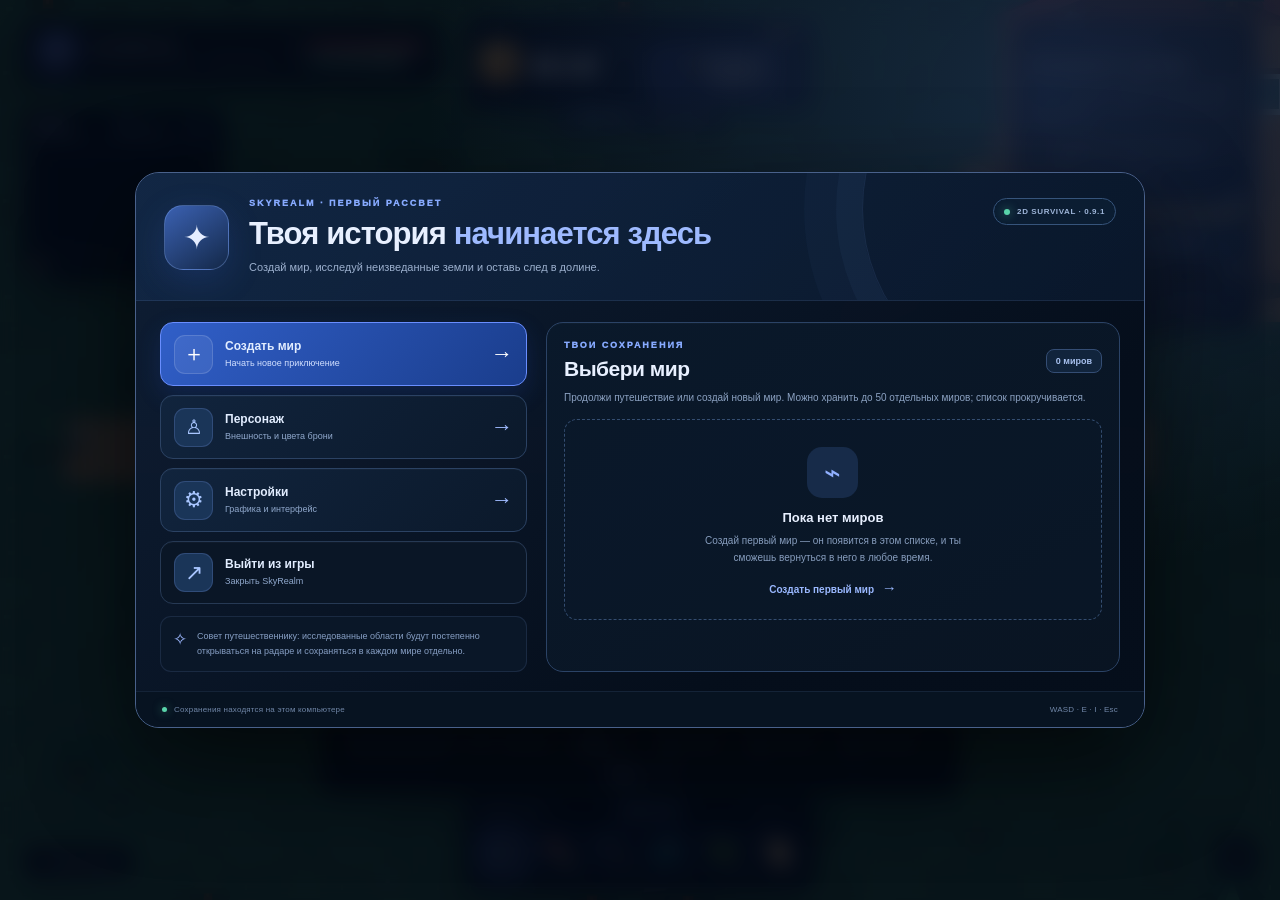
<file: index (4).html>
<!doctype html>
<html lang="ru">
<head>
<meta charset="utf-8">
<meta name="viewport" content="width=device-width,initial-scale=1">
<meta name="theme-color" content="#091426">
<title>SkyRealm — Первый рассвет</title>
<style>
:root{--bg:#07111f;--panel:rgba(8,18,32,.88);--line:rgba(155,190,255,.22);--blue:#8db4ff;--text:#e8f0ff;--muted:#91a5c5}
*{box-sizing:border-box}html,body{margin:0;width:100%;height:100%;overflow:hidden;background:var(--bg);font-family:Inter,"Segoe UI",Arial,sans-serif;color:var(--text)}body{background:radial-gradient(ellipse at 50% -20%,#294575,transparent 55%),#07111f}.game-shell{position:relative;width:100%;height:100%;min-height:420px;overflow:hidden}canvas{display:block;width:100%;height:100%;image-rendering:pixelated;outline:none}.top-hud{position:absolute;left:22px;top:20px;display:flex;align-items:center;gap:13px;background:var(--panel);border:1px solid var(--line);border-radius:14px;padding:11px 15px;box-shadow:0 12px 38px #0004;backdrop-filter:blur(12px)}.crest{width:42px;height:42px;display:grid;place-items:center;border-radius:12px;background:linear-gradient(145deg,#5b7de5,#17274d);color:#fff;font-size:23px;box-shadow:0 5px 20px #506fe744}.realm-name{font-size:12px;font-weight:900;letter-spacing:2px}.realm-sub{font-size:9px;color:#9aafd2;margin-top:4px;letter-spacing:1.5px}.vitals{display:grid;gap:5px;margin-left:9px;width:130px}.vital-row{display:flex;align-items:center;gap:7px;font-size:9px;color:#afc3e2}.bar{height:6px;background:#24334b;border-radius:9px;overflow:hidden;flex:1}.bar i{display:block;height:100%;border-radius:9px;transition:width .2s}.hp i{width:100%;background:linear-gradient(90deg,#e75f79,#ff9a9d)}.stamina i{width:84%;background:linear-gradient(90deg,#4dceaa,#9af2c7)}.quest{position:absolute;right:22px;top:20px;width:245px;background:var(--panel);border:1px solid var(--line);border-radius:14px;padding:15px 16px;backdrop-filter:blur(12px);box-shadow:0 12px 38px #0004}.quest-kicker{font-size:9px;letter-spacing:2px;color:#8eaeff;font-weight:850}.quest h3{font-size:15px;margin:9px 0 7px}.quest p{font-size:11px;line-height:1.6;color:#9eb1d0;margin:0}.quest .goal{display:flex;align-items:center;gap:7px;margin-top:12px;font-size:10px;color:#c4d5f5}.goal-icon{display:grid;place-items:center;width:24px;height:24px;border:1px solid #45609a;border-radius:8px;color:#a9c1ff}.bottom-hud{position:absolute;left:50%;bottom:19px;transform:translateX(-50%);display:flex;align-items:center;gap:11px;white-space:nowrap;background:var(--panel);border:1px solid var(--line);border-radius:12px;padding:10px 14px;box-shadow:0 12px 38px #0004;backdrop-filter:blur(12px);font-size:10px;color:#a8bbd9}.key{display:inline-grid;place-items:center;min-width:22px;height:22px;padding:0 5px;border:1px solid #425a7f;border-bottom-width:2px;border-radius:6px;background:#15253c;color:#edf4ff;font-size:9px;font-weight:800;margin-right:4px}.separator{height:20px;width:1px;background:#30445f}.location-chip{position:absolute;bottom:21px;left:23px;display:flex;align-items:center;gap:8px;font-size:10px;color:#c3d3ef;background:var(--panel);border:1px solid var(--line);border-radius:10px;padding:10px 12px;backdrop-filter:blur(10px)}.location-chip span:first-child{color:#9bb8ff}.pause-button{position:absolute;right:22px;bottom:21px;width:43px;height:43px;border:1px solid var(--line);border-radius:12px;background:var(--panel);color:#dce7ff;font-size:18px;cursor:pointer;backdrop-filter:blur(10px)}.pause-button:hover{background:#192b46;border-color:#6b8ddb}.shade{position:absolute;inset:0;background:rgba(3,8,17,.62);display:grid;place-items:center;padding:20px;backdrop-filter:blur(8px)}.shade
.admin-panel-dialog{width:min(620px,100%);max-height:92vh;overflow:auto}.admin-tools-grid{display:grid;gap:8px;text-align:left;margin:12px 0}.admin-tools-grid .action{margin:0}.admin-inline{display:grid;grid-template-columns:minmax(0,1fr) minmax(0,1fr) auto;gap:7px;align-items:center}.admin-inline .modal-text-input{margin:0;min-width:0}.admin-inline select{color:#eef4ff}.admin-ban-list{display:grid;gap:5px;text-align:left}.admin-ban-list span{display:flex;justify-content:space-between;gap:8px;padding:8px 10px;border:1px solid #2b4263;border-radius:8px;background:#0b1a2b;color:#c8d8f5;font-size:11px}.admin-ban-list button{background:transparent;color:#ff9da9;border:0;cursor:pointer}.full-map-dialog{width:min(1120px,96vw);max-height:94vh;overflow:auto;text-align:left}.full-map-dialog h1{font-size:25px}.full-map-dialog canvas{display:block;width:100%;height:auto;max-height:65vh;object-fit:contain;background:#091522;border:1px solid #314b70;border-radius:12px;cursor:crosshair;image-rendering:pixelated}.map-legend{display:flex;justify-content:space-between;gap:10px;margin:10px 0;color:#9db4d9;font-size:11px}.map-legend span:first-child{color:#fff2a9}.map-legend span:nth-child(2){color:#ff536d}.main-menu-action[hidden]{display:none!important}@media(max-width:600px){.admin-inline{grid-template-columns:1fr}.full-map-dialog{padding:15px}}
[hidden]{display:none!important}.dialog{width:min(410px,100%);padding:30px;border:1px solid #526da3;border-radius:22px;background:linear-gradient(145deg,#142641,#091525);box-shadow:0 30px 100px #0008;text-align:center}.dialog-mark{width:56px;height:56px;margin:0 auto 15px;display:grid;place-items:center;background:linear-gradient(135deg,#5579ed,#223969);border-radius:17px;font-size:28px;color:#eff4ff}.dialog .eyebrow{font-size:9px;letter-spacing:2.5px;color:#8cadff;font-weight:900}.dialog h1{font-size:27px;margin:11px 0 9px}.dialog p{font-size:12px;line-height:1.7;color:#9eb2d2;margin:0 0 22px}.action{width:100%;height:43px;border:1px solid #7895ff;background:linear-gradient(130deg,#6688ff,#3456c2);border-radius:10px;color:white;font-size:12px;font-weight:850;cursor:pointer;margin-top:9px}.action:hover{filter:brightness(1.08)}.action.secondary{background:#12233a;border-color:#344d70;color:#d8e5ff}.toast{position:absolute;left:50%;top:auto;bottom:108px;z-index:18;transform:translateX(-50%);max-width:min(620px,calc(100% - 28px));padding:10px 16px;background:#0a1a2cf5;border:1px solid var(--line);border-radius:10px;color:#dce8ff;font-size:11px;line-height:1.5;text-align:center;opacity:0;pointer-events:none;transition:opacity .2s;box-shadow:0 10px 35px #0008}.toast.show{opacity:1}.hint{position:absolute;left:50%;top:50%;transform:translate(-50%,-50%);padding:11px 15px;border-radius:12px;background:#081629d9;border:1px solid #6682b866;color:#dfeaff;font-size:11px;pointer-events:none;opacity:0;transition:opacity .2s}.hint.show{opacity:1}
@media(max-width:700px){.top-hud{left:10px;top:10px;padding:8px 10px;gap:8px}.vitals{width:95px;margin-left:2px}.quest{right:10px;top:86px;width:190px;padding:12px}.quest h3{font-size:12px}.quest p{font-size:10px}.bottom-hud{bottom:10px;gap:6px;padding:7px 8px;font-size:8px}.location-chip{left:10px;bottom:62px}.pause-button{right:10px;bottom:62px;width:36px;height:36px}.realm-sub{font-size:8px}}

/* Inventory quickbar and reliable dialogue overlays */
.controls-hint{bottom:105px;max-width:calc(100% - 28px);flex-wrap:wrap;justify-content:center;white-space:normal;text-align:center;gap:8px 11px}
.inventory-wrap{position:absolute;left:50%;bottom:12px;transform:translateX(-50%);z-index:5;min-width:350px;max-width:calc(100% - 270px);padding:8px 10px 10px;background:rgba(6,15,29,.93);border:1px solid rgba(151,187,255,.32);border-radius:14px;box-shadow:0 14px 40px #0007;backdrop-filter:blur(14px)}
.inventory-heading{display:flex;justify-content:space-between;gap:14px;align-items:center;margin:0 2px 7px;font-size:9px;font-weight:850;letter-spacing:1.5px;color:#aac4fa}
.inventory-heading span:last-child{font-size:8px;letter-spacing:.5px;color:#7187a8;font-weight:650;text-align:right}.inventory-open-button{border:1px solid #32496a;border-radius:7px;background:#14243b;color:#bcd0f0;font:inherit;font-size:8px;font-weight:800;padding:3px 5px;cursor:pointer;white-space:nowrap}.inventory-open-button:hover{border-color:#87aaff;color:#fff}.inventory-open-button .key{height:16px;min-width:16px;margin:0 0 0 3px;font-size:8px}
.inventory-slots{display:flex;align-items:center;justify-content:center;gap:7px}
.inventory-slot{position:relative;width:48px;height:48px;flex:0 0 48px;border:1px solid #334a6e;border-radius:9px;background:linear-gradient(145deg,#162943,#0c1a2d);color:#eaf2ff;cursor:pointer;display:grid;place-items:center;transition:transform .13s,border-color .13s,background .13s;box-shadow:inset 0 1px 0 #ffffff0a}
.inventory-slot:hover{transform:translateY(-2px);border-color:#83a9ff;background:#1c3555}
.inventory-slot.selected{border:2px solid #82a8ff;background:linear-gradient(145deg,#263f70,#14284a);box-shadow:0 0 0 2px #6493ff22,0 0 16px #4c7bff27}
.slot-number{position:absolute;left:5px;top:3px;font-size:8px;color:#8da5c8;font-weight:800}
.slot-icon{font-size:22px;line-height:1;text-shadow:0 2px 4px #0007}
.slot-count{position:absolute;right:5px;bottom:3px;font-size:10px;font-weight:900;color:#f4f7ff;text-shadow:0 1px 3px #000}
.inventory-dialog{width:min(650px,100%);max-height:min(88vh,760px);overflow:auto}
.inventory-grid{display:grid;grid-template-columns:repeat(4,minmax(0,1fr));gap:9px;text-align:left;margin:18px 0 12px}
.inventory-card{min-width:0;display:grid;grid-template-columns:40px 1fr;grid-template-rows:auto auto;column-gap:10px;align-items:center;text-align:left;padding:12px;border:1px solid #314765;border-radius:12px;background:#0c1a2b;color:#e3edff;cursor:pointer}
.inventory-card:hover,.inventory-card.selected{border-color:#769aff;background:#142846}
.inventory-card-icon{grid-column:1;grid-row:1/4;display:grid;place-items:center;width:38px;height:42px;background:#1c3150;border-radius:9px;font-size:24px}
.inventory-card-name{font-size:12px;font-weight:800;overflow-wrap:anywhere}
.inventory-card-count{font-size:10px;color:#9eb3d4;margin-top:3px}
.inventory-card-description{grid-column:1/3;font-size:10px;line-height:1.5;color:#8ba0c1;margin-top:8px}
.inventory-selected-note{padding:10px 12px;border:1px solid #2a4161;background:#0b1a2c;border-radius:9px;font-size:11px;color:#abc4ef;text-align:left}
.sign-dialog p{white-space:normal}
.hint{z-index:8;top:43%;font-weight:800;box-shadow:0 8px 24px #0005}
#sign-dialog-shade,#inventory-shade{z-index:30}
#pause-shade{z-index:25}
@media(max-width:720px){.inventory-wrap{min-width:0;width:calc(100% - 24px);max-width:420px;bottom:8px;padding:7px}.inventory-slots{gap:5px}.inventory-slot{width:44px;height:44px;flex-basis:44px}.inventory-heading{font-size:8px}.inventory-heading span:last-child{font-size:7px}.controls-hint{bottom:87px;font-size:9px}.inventory-grid{grid-template-columns:repeat(2,minmax(0,1fr))}.location-chip{bottom:128px}.pause-button{bottom:128px}}


/* Graphics and interface preferences: these controls operate on the actual game. */
.settings-dialog{width:min(570px,100%);max-height:min(90vh,820px);overflow:auto;text-align:left;padding:26px}.settings-dialog h1{text-align:center;font-size:24px;margin:9px 0 16px}.settings-dialog>.dialog-mark,.settings-dialog>.eyebrow{text-align:center}.game-settings-tabs{display:grid;grid-template-columns:1fr 1fr;gap:7px;padding:5px;background:#081426;border:1px solid #263b5b;border-radius:12px;margin:16px 0}.game-settings-tab{height:38px;border:1px solid transparent;border-radius:8px;background:transparent;color:#8fa7ce;font:inherit;font-size:12px;font-weight:800;cursor:pointer}.game-settings-tab.active{background:linear-gradient(125deg,#294a8b,#1a3261);border-color:#5876bf;color:#fff;box-shadow:0 4px 15px #0003}.game-settings-panel{display:grid;gap:8px}.game-setting-row,.game-setting-toggle{display:flex;align-items:center;justify-content:space-between;gap:14px;text-align:left;padding:13px 12px;border:1px solid #243b5b;background:#0b1a2d;border-radius:10px;min-width:0}.game-setting-row b,.game-setting-row small,.game-setting-toggle b,.game-setting-toggle small{display:block}.game-setting-row b,.game-setting-toggle b{font-size:12px;color:#e6eeff}.game-setting-row small,.game-setting-toggle small{font-size:10px;color:#8ca2c5;line-height:1.5;margin-top:5px;max-width:270px}.game-setting-row select{flex:0 0 170px;width:170px;max-width:48%;height:37px;padding:0 8px;border:1px solid #3b5681;border-radius:8px;background:#132640;color:#ecf3ff;font:inherit;font-size:10px}.game-setting-toggle input{position:absolute;opacity:0;width:1px;height:1px}.game-setting-toggle i{position:relative;display:block;width:38px;height:22px;flex:0 0 38px;border-radius:20px;background:#20324b;border:1px solid #3c5272;cursor:pointer}.game-setting-toggle i:before{content:'';position:absolute;top:3px;left:3px;width:14px;height:14px;border-radius:50%;background:#91a4c2;transition:transform .18s}.game-setting-toggle input:checked+i{background:#3658b9;border-color:#6f91ff}.game-setting-toggle input:checked+i:before{transform:translateX(16px);background:#fff}.game-setting-toggle:has(input:focus-visible){outline:2px solid #7e9fff;outline-offset:2px}.game-settings-actions{display:grid;grid-template-columns:1fr 1fr;gap:8px;margin-top:15px}.game-settings-actions .action{margin-top:0}.settings-feedback{font-size:10px;line-height:1.6;color:#8ea6cc;margin:3px 3px 0}.pause-shortcut{margin:15px 0 -8px;color:#7186a7;font-size:10px;letter-spacing:.4px}.game-shell.ui-small .progress-hud,.game-shell.ui-small .top-hud,.game-shell.ui-small .quest,.game-shell.ui-small .bottom-hud,.game-shell.ui-small .location-chip,.game-shell.ui-small .pause-button,.game-shell.ui-small .inventory-wrap,.game-shell.ui-small .hint,.game-shell.ui-small .toast{zoom:.85}.game-shell.ui-large .progress-hud,.game-shell.ui-large .top-hud,.game-shell.ui-large .quest,.game-shell.ui-large .bottom-hud,.game-shell.ui-large .location-chip,.game-shell.ui-large .pause-button,.game-shell.ui-large .inventory-wrap,.game-shell.ui-large .hint,.game-shell.ui-large .toast{zoom:1.15}.top-hud[hidden],.quest[hidden],.controls-hint[hidden],.inventory-wrap[hidden],.vitals
.admin-panel-dialog{width:min(620px,100%);max-height:92vh;overflow:auto}.admin-tools-grid{display:grid;gap:8px;text-align:left;margin:12px 0}.admin-tools-grid .action{margin:0}.admin-inline{display:grid;grid-template-columns:minmax(0,1fr) minmax(0,1fr) auto;gap:7px;align-items:center}.admin-inline .modal-text-input{margin:0;min-width:0}.admin-inline select{color:#eef4ff}.admin-ban-list{display:grid;gap:5px;text-align:left}.admin-ban-list span{display:flex;justify-content:space-between;gap:8px;padding:8px 10px;border:1px solid #2b4263;border-radius:8px;background:#0b1a2b;color:#c8d8f5;font-size:11px}.admin-ban-list button{background:transparent;color:#ff9da9;border:0;cursor:pointer}.full-map-dialog{width:min(1120px,96vw);max-height:94vh;overflow:auto;text-align:left}.full-map-dialog h1{font-size:25px}.full-map-dialog canvas{display:block;width:100%;height:auto;max-height:65vh;object-fit:contain;background:#091522;border:1px solid #314b70;border-radius:12px;cursor:crosshair;image-rendering:pixelated}.map-legend{display:flex;justify-content:space-between;gap:10px;margin:10px 0;color:#9db4d9;font-size:11px}.map-legend span:first-child{color:#fff2a9}.map-legend span:nth-child(2){color:#ff536d}.main-menu-action[hidden]{display:none!important}@media(max-width:600px){.admin-inline{grid-template-columns:1fr}.full-map-dialog{padding:15px}}
[hidden]{display:none!important}.game-shell.quality-low .vital-row .bar{opacity:.9}
.admin-panel-dialog{width:min(620px,100%);max-height:92vh;overflow:auto}.admin-tools-grid{display:grid;gap:8px;text-align:left;margin:12px 0}.admin-tools-grid .action{margin:0}.admin-inline{display:grid;grid-template-columns:minmax(0,1fr) minmax(0,1fr) auto;gap:7px;align-items:center}.admin-inline .modal-text-input{margin:0;min-width:0}.admin-inline select{color:#eef4ff}.admin-ban-list{display:grid;gap:5px;text-align:left}.admin-ban-list span{display:flex;justify-content:space-between;gap:8px;padding:8px 10px;border:1px solid #2b4263;border-radius:8px;background:#0b1a2b;color:#c8d8f5;font-size:11px}.admin-ban-list button{background:transparent;color:#ff9da9;border:0;cursor:pointer}.full-map-dialog{width:min(1120px,96vw);max-height:94vh;overflow:auto;text-align:left}.full-map-dialog h1{font-size:25px}.full-map-dialog canvas{display:block;width:100%;height:auto;max-height:65vh;object-fit:contain;background:#091522;border:1px solid #314b70;border-radius:12px;cursor:crosshair;image-rendering:pixelated}.map-legend{display:flex;justify-content:space-between;gap:10px;margin:10px 0;color:#9db4d9;font-size:11px}.map-legend span:first-child{color:#fff2a9}.map-legend span:nth-child(2){color:#ff536d}.main-menu-action[hidden]{display:none!important}@media(max-width:600px){.admin-inline{grid-template-columns:1fr}.full-map-dialog{padding:15px}}
[hidden]{display:none!important}
@media(max-width:600px){.settings-dialog{padding:20px 15px}.game-setting-row,.game-setting-toggle{padding:11px 9px;gap:8px}.game-setting-row small,.game-setting-toggle small{max-width:190px}.game-setting-row select{flex-basis:138px;width:138px;font-size:9px}.game-settings-actions{grid-template-columns:1fr}.settings-dialog h1{font-size:22px}}


/* World clock, day/night mood and a compact world radar */
.world-clock{position:absolute;top:17px;left:50%;transform:translateX(-50%);z-index:7;display:flex;align-items:center;gap:11px;min-width:278px;padding:9px 13px;border:1px solid rgba(154,190,255,.34);border-radius:14px;background:linear-gradient(135deg,rgba(10,24,43,.96),rgba(20,37,62,.92));box-shadow:0 12px 34px #0005;backdrop-filter:blur(14px);transition:background .5s,border-color .5s}
.world-clock .clock-icon{display:grid;place-items:center;width:38px;height:38px;flex:0 0 38px;border-radius:11px;background:linear-gradient(145deg,#f5cb77,#c8873c);color:#17213a;font-size:22px;box-shadow:0 3px 16px #f5cb7730}
.clock-main{min-width:84px}.clock-label{font-size:8px;letter-spacing:1.55px;font-weight:900;color:#91a7ca;white-space:nowrap}.clock-time{font-size:25px;line-height:1.1;font-weight:950;letter-spacing:1px;color:#f4f7ff;font-variant-numeric:tabular-nums;margin-top:2px}.clock-side{display:grid;gap:5px;min-width:91px;margin-left:auto;text-align:right}.period-label{font-size:9px;font-weight:950;letter-spacing:1.7px;color:#f4cc83}.night-count{font-size:8px;line-height:1.45;color:#94a9c9;max-width:130px}.world-clock.twilight{border-color:#d49b6b77;background:linear-gradient(135deg,rgba(37,27,42,.96),rgba(48,39,61,.92))}.world-clock.twilight .clock-icon{background:linear-gradient(145deg,#f5a66a,#b65f75);color:#2c2138}.world-clock.twilight .period-label{color:#f5b68b}.world-clock.night{border-color:#7898dc70;background:linear-gradient(135deg,rgba(6,13,31,.97),rgba(18,28,57,.95))}.world-clock.night .clock-icon{background:linear-gradient(145deg,#8eaaff,#364c94);color:#f2f6ff;box-shadow:0 3px 16px #688dff33}.world-clock.night .period-label{color:#abc3ff}.world-clock.night .clock-time{color:#cbdcff}
.minimap-panel{position:absolute;top:108px;left:22px;z-index:6;width:202px;padding:9px 10px 8px;border:1px solid rgba(155,190,255,.32);border-radius:13px;background:rgba(6,16,29,.91);box-shadow:0 12px 34px #0005;backdrop-filter:blur(12px)}.minimap-heading{display:flex;align-items:center;justify-content:space-between;gap:8px;margin:0 1px 7px;font-size:8px;font-weight:950;letter-spacing:1.5px;color:#b9cefa}.minimap-heading span:last-child{color:#96b5ff;font-size:7px}.minimap-panel #minimap{display:block;width:180px;height:112px;border-radius:7px;border:1px solid #45634f;background:#173e31;image-rendering:pixelated}.minimap-legend{display:flex;align-items:center;justify-content:space-between;margin-top:6px;font-size:8px;color:#94a9c9}.minimap-legend span{display:flex;align-items:center;gap:5px}.minimap-legend i{display:inline-block;width:7px;height:7px;border-radius:50%}.legend-player{background:#fff2a7;box-shadow:0 0 6px #fff2a7}.legend-monster{background:#ff546c;box-shadow:0 0 6px #ff546c}.night-warning{position:absolute;left:50%;top:82px;transform:translateX(-50%);z-index:9;padding:9px 14px;border:1px solid #a24e6e88;border-radius:10px;background:linear-gradient(135deg,#27172bdd,#130f25ed);color:#ffdce8;font-size:10px;font-weight:850;letter-spacing:.3px;box-shadow:0 7px 24px #0005;pointer-events:none}.night-warning
.admin-panel-dialog{width:min(620px,100%);max-height:92vh;overflow:auto}.admin-tools-grid{display:grid;gap:8px;text-align:left;margin:12px 0}.admin-tools-grid .action{margin:0}.admin-inline{display:grid;grid-template-columns:minmax(0,1fr) minmax(0,1fr) auto;gap:7px;align-items:center}.admin-inline .modal-text-input{margin:0;min-width:0}.admin-inline select{color:#eef4ff}.admin-ban-list{display:grid;gap:5px;text-align:left}.admin-ban-list span{display:flex;justify-content:space-between;gap:8px;padding:8px 10px;border:1px solid #2b4263;border-radius:8px;background:#0b1a2b;color:#c8d8f5;font-size:11px}.admin-ban-list button{background:transparent;color:#ff9da9;border:0;cursor:pointer}.full-map-dialog{width:min(1120px,96vw);max-height:94vh;overflow:auto;text-align:left}.full-map-dialog h1{font-size:25px}.full-map-dialog canvas{display:block;width:100%;height:auto;max-height:65vh;object-fit:contain;background:#091522;border:1px solid #314b70;border-radius:12px;cursor:crosshair;image-rendering:pixelated}.map-legend{display:flex;justify-content:space-between;gap:10px;margin:10px 0;color:#9db4d9;font-size:11px}.map-legend span:first-child{color:#fff2a9}.map-legend span:nth-child(2){color:#ff536d}.main-menu-action[hidden]{display:none!important}@media(max-width:600px){.admin-inline{grid-template-columns:1fr}.full-map-dialog{padding:15px}}
[hidden]{display:none!important}
.game-shell.ui-small .world-clock,.game-shell.ui-small .minimap-panel,.game-shell.ui-small .night-warning{zoom:.85}.game-shell.ui-large .world-clock,.game-shell.ui-large .minimap-panel,.game-shell.ui-large .night-warning{zoom:1.15}
@media(max-width:800px){.world-clock{top:91px;left:auto;right:10px;transform:none;min-width:235px;padding:7px 9px;gap:8px}.world-clock .clock-icon{width:31px;height:31px;flex-basis:31px}.clock-time{font-size:20px}.clock-side{min-width:80px}.minimap-panel{left:10px;top:94px;transform:scale(.87);transform-origin:top left}.night-warning{top:132px;left:auto;right:10px;transform:none;max-width:calc(100% - 230px)}}


/* World selection, multi-world saves, and optional local administrator entry */
.main-menu-shade{z-index:22;background:radial-gradient(ellipse at 82% 10%,rgba(52,85,142,.3),transparent 42%),rgba(2,7,17,.83);padding:24px;backdrop-filter:blur(11px)}
.main-menu-window{width:min(100%,1010px);max-height:min(94vh,850px);overflow:auto;border:1px solid #49618b;border-radius:24px;background:linear-gradient(142deg,rgba(15,31,54,.98),rgba(5,14,27,.98) 72%);box-shadow:0 35px 100px #0009;position:relative}
.main-menu-hero{position:relative;display:flex;align-items:center;gap:20px;padding:25px 28px 24px;border-bottom:1px solid #8eb2f51c;background:linear-gradient(120deg,#132b4caa,#0b1b31a8);overflow:hidden}
.main-menu-hero:after{content:"";position:absolute;right:-80px;top:-145px;width:360px;height:360px;border-radius:50%;border:1px solid #7fa8f41d;box-shadow:0 0 0 26px #7fa8f40a,0 0 0 58px #7fa8f407;pointer-events:none}
.main-menu-emblem{display:grid;place-items:center;width:65px;height:65px;flex:0 0 65px;border:1px solid #8cb3ff55;border-radius:19px;background:linear-gradient(145deg,#3b61b2,#132848);color:#e5edff;font-size:33px;box-shadow:0 10px 34px #3766d333}
.main-menu-brand{min-width:0;z-index:1}.main-menu-kicker{font-size:9px;font-weight:950;letter-spacing:2px;color:#87aaff}.main-menu-brand h1{font-size:clamp(22px,3vw,31px);line-height:1.15;margin:8px 0 7px;letter-spacing:-.9px}.main-menu-brand h1 span{color:#9ebaff}.main-menu-brand p{font-size:11px;line-height:1.6;color:#9cb0ce;margin:0;max-width:570px}.main-menu-version{margin-left:auto;align-self:flex-start;display:flex;align-items:center;gap:7px;padding:8px 10px;border:1px solid #36547b;border-radius:999px;background:#0b1d32;color:#9eb5d8;font-size:8px;font-weight:850;letter-spacing:.6px;white-space:nowrap;z-index:1}.live-pip,.footer-status-dot{width:6px;height:6px;border-radius:50%;background:#59d4aa;box-shadow:0 0 10px #59d4aa99;display:inline-block}
.main-menu-content{display:grid;grid-template-columns:minmax(240px,.78fr) minmax(360px,1.22fr);gap:19px;padding:21px 24px 19px}.main-menu-actions{display:grid;align-content:start;gap:9px}.main-menu-action{display:flex;align-items:center;gap:12px;min-height:64px;padding:11px 13px;text-align:left;border:1px solid #2b4263;border-radius:13px;background:linear-gradient(135deg,#11243d,#0b192b);color:#e2edff;cursor:pointer;transition:transform .15s,border-color .15s,background .15s;box-shadow:inset 0 1px 0 #ffffff06}.main-menu-action:hover{transform:translateY(-1px);border-color:#7195e6;background:linear-gradient(135deg,#172f50,#10213a)}.main-menu-action.main-menu-primary{border-color:#698eff;background:linear-gradient(130deg,#315fc8,#1a3d8c);box-shadow:0 9px 24px #244fc833}.main-menu-action.main-menu-primary:hover{background:linear-gradient(130deg,#4779e8,#244faf)}.menu-action-icon{display:grid;place-items:center;flex:0 0 39px;width:39px;height:39px;border:1px solid #6d8cd344;border-radius:11px;background:#1a3558;color:#a9c6ff;font-size:22px}.main-menu-primary .menu-action-icon{background:#dce8ff17;border-color:#ffffff24;color:#fff}.main-menu-action b,.main-menu-action small{display:block}.main-menu-action b{font-size:12px}.main-menu-action small{font-size:9px;color:#90a8cc;margin-top:4px;line-height:1.4}.main-menu-primary small{color:#d2e0ff}.menu-action-arrow{margin-left:auto;color:#9fbaff;font-size:22px}.main-menu-primary .menu-action-arrow{color:#fff}.menu-exit-action{min-height:54px;background:#0a1626;border-color:#263954}.main-menu-tip{display:flex;gap:10px;align-items:flex-start;padding:12px;margin-top:3px;border:1px solid #34476966;border-radius:11px;background:#0a1728;color:#879fc4}.main-menu-tip>span{font-size:17px;color:#9db8ff}.main-menu-tip p{margin:0;font-size:9px;line-height:1.65}.world-selector-panel{min-width:0;padding:17px;border:1px solid #2b4366;border-radius:17px;background:linear-gradient(150deg,#0a192b,#091422);box-shadow:inset 0 1px 0 #ffffff05}.world-selector-heading{display:flex;align-items:center;justify-content:space-between;gap:10px}.world-selector-heading h2{font-size:21px;letter-spacing:-.5px;margin:7px 0 0}.world-count{flex:none;padding:6px 9px;border:1px solid #344d74;border-radius:8px;background:#11243c;color:#a8c1ef;font-size:9px;font-weight:850}.world-selector-intro{font-size:10px;line-height:1.5;color:#8ba1c1;margin:9px 0 14px}.worlds-empty{display:grid;place-items:center;text-align:center;padding:27px 19px 22px;border:1px dashed #344d70;border-radius:13px;background:#0b1a2b66}.worlds-empty-icon{display:grid;place-items:center;width:51px;height:51px;border-radius:15px;background:#172b49;color:#91b0ff;font-size:28px;margin-bottom:12px}.worlds-empty b{font-size:13px}.worlds-empty p{font-size:10px;line-height:1.65;color:#879dbd;max-width:280px;margin:8px 0 12px}.text-action{background:transparent;border:0;color:#9ab8ff;font:inherit;font-size:10px;font-weight:850;cursor:pointer}.text-action span{margin-left:5px;font-size:15px}.worlds-list{display:grid;gap:9px;max-height:365px;overflow:auto;padding:2px 3px 3px 0}.world-card{display:grid;grid-template-columns:58px minmax(0,1fr);gap:10px;padding:10px;border:1px solid #2b4162;border-radius:13px;background:linear-gradient(130deg,#11233a,#0c192a);min-width:0}.world-card-art{width:58px;height:58px;border-radius:10px;display:grid;place-items:center;position:relative;overflow:hidden;background:radial-gradient(ellipse at 55% 10%,#a7c6ff7d,transparent 30%),linear-gradient(155deg,#28634e,#122e35 65%,#0b1c2b);color:#d3e4ff;font-size:24px}.world-card-art:before{content:"";position:absolute;left:-8px;right:-8px;bottom:-13px;height:35px;background:#152f36;transform:rotate(-12deg);box-shadow:35px -10px 0 #21453b}.world-card-art span{position:relative;z-index:1;text-shadow:0 2px 8px #000}.world-card-main{min-width:0;display:flex;flex-direction:column;justify-content:center;gap:5px}.world-card-main b{font-size:12px;overflow-wrap:anywhere;color:#e6efff}.world-card-main small{font-size:9px;color:#839abd}.world-card-actions{grid-column:1/3;display:flex;gap:7px;margin-top:1px}.world-enter-button,.world-rename-button{height:31px;border:1px solid #42639d;border-radius:8px;background:#19345a;color:#dce8ff;font:inherit;font-size:10px;font-weight:850;cursor:pointer}.world-enter-button{flex:1;background:linear-gradient(115deg,#325bc0,#22458e);border-color:#6087ef}.world-rename-button{width:83px;flex:0 0 83px;background:#0e2035;border-color:#344a6b;color:#b3c6e6}.world-enter-button:hover,.world-rename-button:hover{filter:brightness(1.15)}.main-menu-footer{display:flex;align-items:center;justify-content:space-between;gap:12px;padding:13px 26px;border-top:1px solid #8eb2f51a;background:#071321;color:#7187a8;font-size:8px;letter-spacing:.2px}.main-menu-footer span{display:flex;align-items:center;gap:7px}.main-menu-footer .footer-status-dot{width:5px;height:5px}
.custom-modal-shade{z-index:40;background:rgba(2,6,14,.82);backdrop-filter:blur(13px)}.custom-modal{width:min(430px,100%);max-height:90vh;overflow:auto}.custom-modal h1{font-size:25px}.modal-input-label{display:block;text-align:left;font-size:10px;color:#a8bde0;font-weight:800;margin:0 0 7px}.modal-text-input{display:block;width:100%;height:44px;border:1px solid #39557f;border-radius:10px;background:#081729;color:#f0f5ff;font:inherit;font-size:12px;padding:0 12px;outline:0;margin-bottom:8px}.modal-text-input:focus{border-color:#87aaff;box-shadow:0 0 0 3px #6c91ff22}.modal-text-input::placeholder{color:#526988}.admin-gate-shade{z-index:44}.admin-error{color:#ff9da9!important;font-weight:800;margin:-6px 0 10px!important}.admin-stats{display:grid;gap:8px;margin:5px 0 15px;text-align:left}.admin-stats>div{display:flex;justify-content:space-between;align-items:center;gap:12px;padding:10px 12px;border:1px solid #2b4263;border-radius:9px;background:#0b1a2b}.admin-stats span{font-size:10px;color:#91a7c8}.admin-stats b{font-size:11px;color:#dce7ff}.admin-warning{font-size:9px!important;line-height:1.55!important;color:#c7ad78!important;padding:10px;border:1px solid #715f3666;border-radius:8px;background:#30251522;margin:0 0 12px!important}
@media(max-width:760px){.main-menu-shade{padding:10px}.main-menu-window{max-height:96vh;border-radius:18px}.main-menu-hero{padding:17px;gap:12px;align-items:flex-start}.main-menu-emblem{width:49px;height:49px;flex-basis:49px;border-radius:14px;font-size:25px}.main-menu-brand h1{font-size:22px}.main-menu-brand p{font-size:10px}.main-menu-version{display:none}.main-menu-content{grid-template-columns:1fr;gap:12px;padding:13px}.main-menu-actions{grid-template-columns:1fr 1fr;gap:7px}.main-menu-action{min-height:59px;padding:9px;gap:7px}.menu-action-icon{flex-basis:31px;width:31px;height:31px;font-size:17px}.main-menu-action b{font-size:10px}.main-menu-action small{font-size:8px}.menu-action-arrow{display:none}.main-menu-tip{grid-column:1/3}.world-selector-panel{padding:13px}.worlds-list{max-height:250px}.main-menu-footer{padding:11px 14px;font-size:7px}.main-menu-footer span:last-child{display:none}}


.survival-widget{position:absolute;right:22px;top:160px;width:190px;padding:12px;background:rgba(6,15,29,.92);border:1px solid rgba(151,187,255,.28);border-radius:13px;box-shadow:0 12px 32px #0005;backdrop-filter:blur(12px);z-index:4;font-size:10px;color:#c8d8f3}.survival-title{font-size:9px;letter-spacing:1.8px;color:#92b2ff;font-weight:900;margin-bottom:10px}.hunger-line,.skip-line{display:flex;justify-content:space-between;align-items:center;margin:7px 0;color:#b9cbe8}.hunger-line b,.skip-line b{font-variant-numeric:tabular-nums;color:#f2f6ff}.hunger-bar{height:6px;background:#29364a;border-radius:8px;overflow:hidden;margin-bottom:9px}.hunger-bar i{display:block;width:100%;height:100%;background:linear-gradient(90deg,#d79b4d,#f3d17a);transition:width .2s}.survival-widget button{width:100%;border:1px solid #3b5276;border-radius:8px;padding:7px 8px;margin-top:5px;background:#13243b;color:#e7efff;font:inherit;font-weight:800;cursor:pointer}.survival-widget button:disabled{opacity:.48;cursor:not-allowed}.survival-widget button:not(:disabled):hover{background:#20395a;border-color:#7899d9}@media(max-width:800px){.survival-widget{top:184px;right:10px;width:160px;padding:9px}.survival-title{margin-bottom:6px}}

.world-settings-pause{border-color:#7b9ee8!important;background:linear-gradient(115deg,#1c3557,#142744)!important;color:#f3f7ff!important}.world-settings-pause:before{content:"🌍  ";}.workbench-dialog{width:min(650px,100%);max-height:min(88vh,820px);overflow:auto}.workbench-recipe{display:grid;grid-template-columns:58px minmax(0,1fr) 100px;align-items:center;gap:12px;padding:13px;border:1px solid #39577f;border-radius:12px;background:linear-gradient(130deg,#10233b,#0a1829);text-align:left}.workbench-recipe-icon{display:grid;place-items:center;width:54px;height:54px;border-radius:11px;background:#29344a;border:1px solid #546889;font-size:28px}.workbench-recipe-main b,.workbench-recipe-main small,.workbench-recipe-main span{display:block}.workbench-recipe-main b span{display:inline;color:#8caeea;font-size:9px;font-weight:800;margin-left:5px}.workbench-recipe-main b{font-size:13px;color:#f0f5ff}.workbench-recipe-main small{font-size:10px;color:#f0cb81;margin:5px 0}.workbench-recipe-main span{font-size:9px;line-height:1.5;color:#8fa7ca}.workbench-recipe .action{margin:0;padding:0 8px}.workbench-dialog .settings-feedback{margin:12px 3px;text-align:center}.toast{pointer-events:none;max-height:72px;overflow:hidden}#night-counter{display:inline-flex!important;align-items:center;gap:6px;margin-top:5px;padding:7px 10px;border:1px solid #8b9eff;border-radius:9px;background:linear-gradient(135deg,#273e75,#172849);color:#fff!important;font-size:12px!important;font-weight:950;letter-spacing:.4px;box-shadow:0 0 18px #668bff40;text-shadow:0 1px 3px #0008}.clock-side{min-width:150px}
.inventory-tabs{display:flex;gap:7px;margin:15px 0 12px}.inventory-tabs button{flex:1;padding:10px;border:1px solid #334b70;border-radius:9px;background:#0b1a2b;color:#9fb7dc;font:inherit;font-weight:800;cursor:pointer}.inventory-tabs button.active{background:#244780;border-color:#789cff;color:#fff}.inventory-quest-list{display:grid;gap:7px;margin:12px 0;text-align:left}.inventory-quest-row{display:flex;gap:9px;align-items:center;padding:10px;border:1px solid #2b4263;border-radius:9px;background:#0c1a2b;color:#a8bddf;font-size:11px}.inventory-quest-row.done{border-color:#2d765e;background:#102c29;color:#a9f0d0}.inventory-quest-row span:first-child{font-weight:900;color:#92b4ff}.tutorial-dialog{width:min(520px,100%);text-align:left}.tutorial-dialog h1{text-align:center}.tutorial-focus-key{margin:14px auto;padding:13px 18px;width:max-content;max-width:100%;border:1px solid #7e9fff;border-radius:12px;background:linear-gradient(135deg,#294a8b,#15294d);font-size:20px;font-weight:950;letter-spacing:2px;color:#fff;box-shadow:0 0 24px #668bff33}.inventory-empty-slot{opacity:.45;border-style:dashed!important;cursor:default!important}.game-shell.hud-left .quest{left:22px;right:auto;top:190px}.game-shell.hud-left .minimap-panel{left:22px;right:auto;top:350px}.game-shell.hud-left .survival-widget{left:22px;right:auto;top:auto;bottom:125px}.game-shell.hud-left .world-clock{left:auto;right:22px;transform:none}.game-shell.hud-right .top-hud{left:auto;right:22px}.game-shell.hud-right .quest{left:22px;right:auto}.game-shell.hud-right .minimap-panel{left:auto;right:22px}.game-shell.hud-right .survival-widget{right:auto;left:22px}.game-shell.hud-compact .top-hud,.game-shell.hud-compact .quest,.game-shell.hud-compact .minimap-panel,.game-shell.hud-compact .survival-widget{zoom:.82}.game-shell.hud-compact .quest{right:10px;top:90px}.game-shell.hud-compact .minimap-panel{left:10px;top:165px}.game-shell.hud-compact .survival-widget{right:10px;top:330px}.tutorial-keys{display:grid;gap:8px;margin:16px 0}.tutorial-keys div{display:grid;grid-template-columns:110px 1fr;gap:12px;padding:10px;border:1px solid #2c4466;border-radius:9px;background:#0b1a2b;font-size:11px;color:#b7c9e8}.tutorial-keys b{color:#fff}


.game-shell.hud-moving [data-hud-drag-id],.game-shell.hud-moving .top-hud,.game-shell.hud-moving .world-clock,.game-shell.hud-moving .minimap-panel,.game-shell.hud-moving .survival-widget,.game-shell.hud-moving .night-warning,.game-shell.hud-moving .quest,.game-shell.hud-moving .controls-hint,.game-shell.hud-moving .inventory-wrap,.game-shell.hud-moving .toast{outline:2px dashed #ffd16a!important;outline-offset:3px;cursor:move!important;pointer-events:auto!important;z-index:80!important;user-select:none}.game-shell.hud-moving .toast{pointer-events:auto!important}.hud-edit-toolbar{position:absolute;left:50%;bottom:12px;transform:translateX(-50%);z-index:150;display:flex;align-items:center;gap:10px;flex-wrap:wrap;justify-content:center;max-width:calc(100% - 20px);padding:10px 12px;border:1px solid #718fe4;border-radius:12px;background:rgba(7,18,34,.97);box-shadow:0 8px 30px #0009;color:#eaf1ff;font:12px system-ui}.hud-edit-toolbar[hidden]{display:none!important}.hud-edit-toolbar label{display:flex;align-items:center;gap:7px}.hud-edit-toolbar input{width:130px;accent-color:#86a8ff}.hud-edit-toolbar button{padding:8px 10px;border:1px solid #6888df;border-radius:8px;background:#244781;color:#fff;font-weight:800;cursor:pointer}.game-setting-row #toggle-hud-move{max-width:220px;min-height:38px;font-size:10px}

  .shop-dialog{width:min(620px,94vw);max-height:88vh;overflow:auto;border:1px solid #e7b93f!important;background:linear-gradient(160deg,#fff5c9 0%,#ffdf70 42%,#fff0b4 100%)!important;color:#382b13!important;box-shadow:0 24px 80px #0009,0 0 0 4px #ffdf7055!important}.shop-dialog h1{color:#5a3b0b!important}.shop-dialog .eyebrow{color:#93650b!important}.shop-balance{display:flex;align-items:center;justify-content:space-between;gap:12px;padding:12px 16px;margin:12px 0 18px;border-radius:14px;background:linear-gradient(110deg,#f8c52d,#ffe98c);border:1px solid #bd8516;color:#523707;font-weight:900;box-shadow:inset 0 1px #fff9}.shop-balance strong{font-size:22px;color:#684600}.shop-row{display:flex;align-items:center;gap:12px;padding:12px;margin:9px 0;border-radius:14px;background:#fff9e5;border:1px solid #e5c65e;box-shadow:0 4px 10px #77520b12}.shop-icon{width:44px;height:44px;flex:0 0 44px;display:grid;place-items:center;font-size:25px;border-radius:12px;background:#ffedab}.shop-row-main{flex:1;min-width:0;display:flex;flex-direction:column;gap:3px}.shop-row-main b{font-size:15px;color:#49320d}.shop-row-main small,.shop-row-main span{font-size:12px;color:#7a602b}.shop-dialog .shop-action{width:auto;min-width:92px;padding:10px 14px;background:linear-gradient(#e6b323,#bd7e09);color:#fffdf4;border:1px solid #a76e05;box-shadow:0 3px 0 #8e5b05}.shop-dialog .secondary{color:#60450e;border-color:#c69a28}@media(max-width:500px){.shop-row{gap:8px;padding:9px}.shop-icon{width:34px;height:34px;flex-basis:34px;font-size:20px}.shop-row-main small{font-size:11px}.shop-dialog .shop-action{min-width:70px;padding:8px}}

.progress-hud{position:absolute;left:50%;top:104px;transform:translateX(-50%);z-index:18;padding:7px 12px;border:1px solid #6b8fa9;border-radius:10px;background:linear-gradient(120deg,#10293a,#0b1928);color:#b8eaff;font:900 10px system-ui;letter-spacing:.8px;box-shadow:0 6px 20px #0005;pointer-events:none}.wallet-hud{position:absolute;right:72px;top:18px;z-index:18;display:flex;align-items:center;gap:9px;padding:10px 15px;border:1px solid #e8bd42;border-radius:13px;background:linear-gradient(120deg,#ffdf66,#fff0ad);color:#553b06;font:900 14px system-ui;box-shadow:0 7px 22px #0005,inset 0 1px #fff9;pointer-events:none}.wallet-hud strong{font-size:17px;color:#6e4900}.wallet-hud[hidden]{display:none!important}.world-fade{position:absolute;inset:0;z-index:300;background:#05080d;opacity:0;pointer-events:none;transition:opacity .28s ease}.world-fade.active{opacity:1}


.world-delete-button{width:34px;flex:0 0 34px;height:31px;border:1px solid #673e50;border-radius:8px;background:#291b2b;color:#ffaebb;font:inherit;font-size:14px;font-weight:900;cursor:pointer}.world-delete-button:hover{background:#4a2030;border-color:#f07c94}.inventory-tabs{display:grid;grid-template-columns:repeat(3,minmax(0,1fr))}.equipment-list{display:grid;gap:10px;margin:14px 0}.equipment-slot{display:flex;align-items:center;justify-content:space-between;gap:12px;padding:12px;border:1px solid #2b4366;border-radius:11px;background:#0b1a2d;text-align:left}.equipment-slot b,.equipment-slot small{display:block}.equipment-slot b{color:#e8f0ff;font-size:12px}.equipment-slot small{color:#8fa8cc;font-size:10px;margin-top:5px}.equipment-slot select{max-width:54%;min-width:135px;padding:9px;border:1px solid #38547d;border-radius:8px;background:#132640;color:#ecf3ff;font:inherit;font-size:10px}.equipment-stats,.storage-summary{padding:10px 12px;border:1px solid #2b4366;border-radius:9px;background:#0b1a2b;color:#afc4e7;font-size:11px;line-height:1.5}.adventure-quest-card{display:flex;align-items:center;justify-content:space-between;gap:10px;padding:11px;border:1px solid #2b4263;border-radius:10px;background:#0d1c2d;color:#d4e4ff}.adventure-quest-card.done{border-color:#2d765e;background:#102c29}.adventure-quest-card b,.adventure-quest-card small{display:block}.adventure-quest-card b{font-size:11px}.adventure-quest-card small{font-size:10px;color:#8ba5c9;margin-top:4px}.adventure-quest-card .action{margin:0;min-width:86px;padding:8px}.adventure-quest-card .action:disabled{opacity:.45;cursor:not-allowed}.quest-subheading{font-size:12px;text-align:left;color:#a9c5f5;margin:16px 0 8px}.skill-tree-dialog,.storage-dialog{width:min(740px,96vw);max-height:90vh;overflow:auto;text-align:left}.skill-tree-dialog h1,.storage-dialog h1{text-align:center}.storage-items{display:grid;gap:7px;margin:14px 0}.storage-row{display:grid;grid-template-columns:30px minmax(0,1fr) auto auto;align-items:center;gap:7px;padding:8px;border:1px solid #2b4263;border-radius:9px;background:#0b1a2b}.storage-icon{font-size:20px}.storage-name{font-size:11px;font-weight:800;color:#e5edff}.storage-name small{display:block;font-size:9px;font-weight:500;color:#8ba5c9;margin-top:4px}.storage-row .action{margin:0;padding:7px 9px;font-size:9px;white-space:nowrap}.storage-row .action:disabled{opacity:.35}.rpg-tab-intro{font-size:10px;color:#91a8ca;line-height:1.6}
@media(max-width:640px){.storage-row{grid-template-columns:26px minmax(0,1fr) auto;}.storage-row button[data-storage="take"]{grid-column:3}.storage-row button[data-storage="put"]{grid-column:3}.equipment-slot{align-items:flex-start;flex-direction:column}.equipment-slot select{max-width:none;width:100%}.inventory-tabs{grid-template-columns:1fr}.adventure-quest-card{align-items:flex-start;flex-direction:column}.character-editor{width:min(760px,96vw)}}

.character-editor{width:min(760px,96vw);max-height:92vh;overflow:auto;text-align:left}.character-editor-grid{display:grid;grid-template-columns:220px 1fr;gap:18px;align-items:start}.character-preview{min-height:250px;display:grid;place-items:center;border:1px solid #35547e;border-radius:16px;background:radial-gradient(circle at 50% 35%,#24466a,#081525 72%);position:relative;overflow:hidden}.character-preview:before{content:"";position:absolute;inset:0;background-image:linear-gradient(#ffffff08 1px,transparent 1px),linear-gradient(90deg,#ffffff08 1px,transparent 1px);background-size:18px 18px}.avatar-doll{position:relative;width:92px;height:145px;filter:drop-shadow(0 12px 12px #0008);z-index:1}.avatar-doll .avatar-head{position:absolute;left:28px;top:14px;width:36px;height:38px;border-radius:10px;background:var(--skin,#e8b88c);border-top:9px solid var(--hair,#352d3d);box-shadow:inset 0 -4px #0002}.avatar-doll .avatar-eyes{position:absolute;top:35px;left:37px;width:5px;height:5px;background:#26334c;box-shadow:15px 0 #26334c;z-index:2}.avatar-doll .avatar-body{position:absolute;top:53px;left:19px;width:54px;height:53px;border-radius:12px 12px 8px 8px;background:var(--armor,#526fba);border:4px solid var(--accent,#9cb9ff)}.avatar-doll .avatar-body:after{content:"✦";position:absolute;left:15px;top:10px;color:#fff8;font-size:18px}.avatar-doll .avatar-leg{position:absolute;top:100px;width:20px;height:35px;border-radius:5px;background:#33435d}.avatar-doll .avatar-leg.left{left:22px}.avatar-doll .avatar-leg.right{right:22px}.avatar-options{display:grid;gap:12px}.avatar-options label{display:grid;gap:6px;color:#c7d8f4;font-size:12px;font-weight:800}.avatar-options select{width:100%;padding:10px;border:1px solid #35547e;border-radius:9px;background:#0b1b2e;color:#f2f6ff}.avatar-palette{display:flex;gap:8px;flex-wrap:wrap}.avatar-color{width:34px;height:34px;border:2px solid #ffffff55;border-radius:10px;cursor:pointer}.avatar-color:focus{outline:2px solid white;outline-offset:2px}.character-editor-buttons{display:flex;gap:8px;margin-top:14px}.character-editor-buttons button{flex:1}.main-menu-action .menu-action-icon.avatar-icon{font-size:20px}@media(max-width:620px){.character-editor-grid{grid-template-columns:1fr}.character-preview{min-height:170px}.avatar-doll{transform:scale(.8)}}
.difficulty-dialog{width:min(720px,96vw);text-align:center}.difficulty-dialog>p{max-width:570px;margin:0 auto 17px;line-height:1.65}.difficulty-grid{display:grid;grid-template-columns:repeat(2,minmax(0,1fr));gap:10px;margin:14px 0 17px}.difficulty-option{position:relative;display:flex;flex-direction:column;align-items:flex-start;gap:7px;min-height:113px;padding:15px 14px 13px 53px;text-align:left;border:1px solid #38537c;border-radius:13px;background:linear-gradient(135deg,#102541,#0b192b);color:#e7efff;font:inherit;cursor:pointer;transition:transform .13s,border-color .13s,background .13s}.difficulty-option:hover{transform:translateY(-2px);border-color:#94b6ff;background:linear-gradient(135deg,#1a365c,#10243d)}.difficulty-option b{font-size:15px}.difficulty-option small{font-size:10px;line-height:1.55;color:#9bb1d2}.difficulty-index{position:absolute;left:13px;top:14px;width:29px;height:29px;display:grid;place-items:center;border:1px solid #7898df;border-radius:9px;background:#203d70;color:#fff;font-weight:950}.difficulty-option[data-difficulty="easy"] .difficulty-index{background:#1c684e;border-color:#59c99c}.difficulty-option[data-difficulty="hard"] .difficulty-index{background:#7b342e;border-color:#e78367}.difficulty-option[data-difficulty="hell"] .difficulty-index{background:#782a40;border-color:#e45c80}.difficulty-option.difficulty-disabled{opacity:.42;cursor:not-allowed;border-style:dashed}.difficulty-option.difficulty-disabled:hover{transform:none;border-color:#38537c;background:linear-gradient(135deg,#102541,#0b192b)}.difficulty-shade{z-index:45}.avatar-doll{--eye:#26334c}.avatar-doll .avatar-eyes{background:var(--eye);box-shadow:15px 0 var(--eye)}.avatar-doll[data-face="smile"] .avatar-eyes:after{content:"⌣";position:absolute;left:4px;top:3px;color:#7c4135;font-size:13px;font-weight:900;line-height:1}.avatar-doll[data-face="stern"] .avatar-eyes{height:4px;top:34px;transform:rotate(-2deg)}.avatar-doll[data-face="visor"] .avatar-eyes{left:27px;top:31px;width:38px;height:8px;background:var(--accent);box-shadow:0 0 10px var(--accent);border-radius:3px}.avatar-doll[data-face="visor"] .avatar-eyes:after{content:"";position:absolute;left:8px;top:2px;width:22px;height:3px;background:#20344d}.avatar-doll[data-face="mask"] .avatar-eyes:after{content:"";position:absolute;left:-4px;top:6px;width:29px;height:13px;background:#d5dce6;border-radius:3px;box-shadow:inset 0 -3px #7e8ba0}.avatar-doll[data-hair="long"] .avatar-head{box-shadow:inset 0 -4px #0002,-6px 10px 0 -1px var(--hair),6px 10px 0 -1px var(--hair)}.avatar-doll[data-hair="mohawk"] .avatar-head{border-top-width:0}.avatar-doll[data-hair="curly"] .avatar-head{box-shadow:inset 0 -4px #0002,-5px -5px 0 -2px var(--hair),0 -9px 0 -3px var(--hair),5px -5px 0 -2px var(--hair)}.avatar-doll[data-hair="hood"] .avatar-head{border-top:0;box-shadow:inset 0 -4px #0002,0 0 0 7px var(--accent)}@media(max-width:620px){.difficulty-grid{grid-template-columns:1fr}.difficulty-option{min-height:88px}.difficulty-dialog{padding:18px}}
</style>
</head>
<body>
<div class="game-shell">
  <canvas id="world" tabindex="0" aria-label="Мир SkyRealm, управление WASD"></canvas>
  <div class="progress-hud" id="progress-hud">УРОВЕНЬ 1 · XP 0/100</div>
  <div class="wallet-hud" id="wallet-hud" hidden>🟡 БАЛАНС <strong id="wallet-value">0,00 🟡</strong></div>
  <div class="world-fade" id="world-fade" aria-hidden="true"></div>
  <div class="hud-edit-toolbar" id="hud-edit-toolbar" hidden><span>Размер: <b id="hud-size-target">Панель</b></span><label>Масштаб <input id="hud-size-slider" type="range" min="60" max="160" step="5" value="100"><output id="hud-size-value">100%</output></label><button type="button" id="hud-edit-finish">Сохранить и выйти</button></div>
  <div class="top-hud" id="top-hud"><div class="crest">✦</div><div><div class="realm-name">SKYREALM</div><div class="realm-sub">ПЕРВЫЙ РАССВЕТ · ПРОТОТИП</div></div><div class="vitals" id="vitals"><div class="vital-row">❤ <span class="bar hp"><i></i></span></div><div class="vital-row">✦ <span class="bar stamina"><i></i></span></div></div></div>
  <div class="world-clock day" id="world-clock" aria-live="polite">
    <div class="clock-icon" id="clock-icon">☀</div>
    <div class="clock-main"><div class="clock-label">ВРЕМЯ В SKYREALM</div><div class="clock-time" id="game-time">08:00</div></div>
    <div class="clock-side"><span class="period-label" id="period-label">ДЕНЬ</span><span class="night-count" id="night-counter">🌙 ПРОЖИТО НОЧЕЙ: 0</span></div>
  </div>
  <aside class="survival-widget" id="survival-widget"><div class="survival-title">ВЫЖИВАНИЕ</div><div class="hunger-line"><span>🍗 Голод</span><b id="hunger-value">100</b></div><div class="hunger-bar"><i id="hunger-bar"></i></div><button id="eat-meat-button" type="button">🍖 Съесть мясо</button><div class="skip-line"><span>Пропуск дня через</span><b id="skip-day-timer">5:00</b></div><button id="skip-day-button" type="button" disabled>Пропустить день</button></aside>
  <section class="minimap-panel" id="minimap-panel" aria-label="Мини-карта мира">
    <div class="minimap-heading"><span>РАДАР ДОЛИНЫ</span><span id="minimap-discovery">0% ОТКРЫТО</span><span id="minimap-period">ДЕНЬ</span></div>
    <canvas id="minimap" width="180" height="112" aria-label="Карта леса, озера и персонажа"></canvas>
    <div class="minimap-legend"><span><i class="legend-player"></i> Ты</span><span><i class="legend-monster"></i> Монстры</span></div>
  </section>
  <div class="night-warning" id="night-warning" hidden>☾ <span id="night-warning-text">Монстры вышли из леса</span></div>
  <aside class="quest"><div class="quest-kicker">ТВОЁ ПРИКЛЮЧЕНИЕ</div><h3>Выживание в долине</h3><p>Исследуй долину, зайди в дом, осмотри верстак, поспи, сразись с монстрами и добудь мясо.</p><div class="goal"><span class="goal-icon">⌖</span><span id="objective">Цель: осмотреться вокруг</span></div></aside>
  <div class="location-chip"><span>⌖</span><span id="location-name">Лесная долина</span></div>
  <div class="bottom-hud controls-hint"><span><kbd class="key">W</kbd><kbd class="key">A</kbd><kbd class="key">S</kbd><kbd class="key">D</kbd> / стрелки · движение</span><span class="separator"></span><span><kbd class="key">Shift</kbd> бег</span><span class="separator"></span><span><kbd class="key">Q</kbd> перекат</span><span class="separator"></span><span><kbd class="key">E</kbd> действие</span><span class="separator"></span><span><kbd class="key">I</kbd> инвентарь</span><span class="separator"></span><span><kbd class="key">Space</kbd> атака</span></div>
  <div class="inventory-wrap" aria-label="Инвентарь">
    <div class="inventory-heading"><span>ИНВЕНТАРЬ</span><button type="button" id="open-inventory" class="inventory-open-button" title="Открыть полный инвентарь">Открыть <kbd class="key">I</kbd></button><span>СЛОТЫ 1–4</span></div>
    <div class="inventory-slots" id="inventory-slots" role="toolbar" aria-label="Быстрый инвентарь"></div>
  </div>
  <button class="pause-button" id="pause" title="Пауза" aria-label="Пауза">Ⅱ</button>
  <div class="hint" id="hint">Нажми E, чтобы прочитать знак.</div>
  <div class="shade main-menu-shade" id="main-menu-shade" role="dialog" aria-modal="true" aria-label="Главное меню SkyRealm">
    <div class="main-menu-window">
      <header class="main-menu-hero">
        <div class="main-menu-emblem">✦</div>
        <div class="main-menu-brand"><div class="main-menu-kicker">SKYREALM · ПЕРВЫЙ РАССВЕТ</div><h1>Твоя история <span>начинается здесь</span></h1><p>Создай мир, исследуй неизведанные земли и оставь след в долине.</p></div>
        <div class="main-menu-version"><span class="live-pip"></span> 2D SURVIVAL · 0.9.1</div>
      </header>
      <div class="main-menu-content">
        <nav class="main-menu-actions" aria-label="Действия главного меню">
          <button class="main-menu-action main-menu-primary" id="menu-create-world" type="button"><span class="menu-action-icon">＋</span><span><b>Создать мир</b><small>Начать новое приключение</small></span><span class="menu-action-arrow">→</span></button>
          <button class="main-menu-action" id="menu-character" type="button"><span class="menu-action-icon avatar-icon">♙</span><span><b>Персонаж</b><small>Внешность и цвета брони</small></span><span class="menu-action-arrow">→</span></button>
          <button class="main-menu-action" id="menu-settings" type="button"><span class="menu-action-icon">⚙</span><span><b>Настройки</b><small>Графика и интерфейс</small></span><span class="menu-action-arrow">→</span></button>
          <button class="main-menu-action" id="menu-admin" type="button" hidden><span class="menu-action-icon">♜</span><span><b>Админ-панель</b><small>Все инструменты администратора</small></span><span class="menu-action-arrow">→</span></button><button class="main-menu-action" id="menu-moderator" type="button" hidden><span class="menu-action-icon">⚑</span><span><b>Панель модератора</b><small>Игроки и управление миром</small></span><span class="menu-action-arrow">→</span></button>
          <button class="main-menu-action menu-exit-action" id="menu-exit" type="button"><span class="menu-action-icon">↗</span><span><b>Выйти из игры</b><small>Закрыть SkyRealm</small></span></button>
          <div class="main-menu-tip"><span>✧</span><p>Совет путешественнику: исследованные области будут постепенно открываться на радаре и сохраняться в каждом мире отдельно.</p></div>
        </nav>
        <section class="world-selector-panel" aria-label="Сохранённые миры">
          <div class="world-selector-heading"><div><div class="main-menu-kicker">ТВОИ СОХРАНЕНИЯ</div><h2>Выбери мир</h2></div><span class="world-count" id="world-count">0 миров</span></div>
          <p class="world-selector-intro">Продолжи путешествие или создай новый мир. Можно хранить до 50 отдельных миров; список прокручивается.</p>
          <div class="worlds-empty" id="worlds-empty"><div class="worlds-empty-icon">⌁</div><b>Пока нет миров</b><p>Создай первый мир — он появится в этом списке, и ты сможешь вернуться в него в любое время.</p><button class="text-action" id="empty-create-world" type="button">Создать первый мир <span>→</span></button></div>
          <div class="worlds-list" id="worlds-list"></div>
        </section>
      </div>
      <footer class="main-menu-footer"><span><i class="footer-status-dot"></i> Сохранения находятся на этом компьютере</span><span>WASD · E · I · Esc</span></footer>
    </div>
  </div>

  <div class="shade custom-modal-shade" id="character-editor-shade" hidden aria-hidden="true"><div class="dialog custom-modal character-editor" role="dialog" aria-modal="true" aria-labelledby="character-editor-title"><div class="dialog-mark">♙</div><div class="eyebrow">SKYREALM · ПЕРСОНАЛИЗАЦИЯ</div><h1 id="character-editor-title">Редактор персонажа</h1><p>Настрой внешний вид героя. Изменения сохраняются на этом компьютере и применяются во всех мирах.</p><div class="character-editor-grid"><div class="character-preview"><div class="avatar-doll" id="avatar-doll"><div class="avatar-head"></div><div class="avatar-eyes"></div><div class="avatar-body"></div><div class="avatar-leg left"></div><div class="avatar-leg right"></div></div></div><div class="avatar-options"><label>Тон кожи<select id="avatar-skin"><option value="#e8b88c">Персиковый</option><option value="#f3d0a2">Светлый</option><option value="#b97850">Тёплый</option><option value="#70452f">Тёмный</option><option value="#d5c3a2">Эльфийский</option></select></label><label>Причёска<select id="avatar-hair"><option value="#352d3d">Угольная</option><option value="#b87936">Рыжая</option><option value="#e2cf8b">Золотая</option><option value="#593326">Каштановая</option><option value="#dce7f5">Серебряная</option><option value="#17202c">Чёрная</option></select></label><label>Броня<select id="avatar-armor"><option value="#526fba">Королевская синяя</option><option value="#398b68">Лесная зелёная</option><option value="#9b4e56">Рубиновая</option><option value="#8b7b66">Каменная</option><option value="#6e4ca5">Магическая фиолетовая</option><option value="#b78b35">Золотая</option></select></label><label>Детали брони<select id="avatar-accent"><option value="#9cb9ff">Ледяные</option><option value="#f4d36c">Золотые</option><option value="#9af0cb">Изумрудные</option><option value="#ff9d9d">Алые</option><option value="#e8e9f2">Серебряные</option></select></label><label>Лицо персонажа<select id="avatar-face"><option value="normal">Обычное лицо</option><option value="smile">Улыбка</option><option value="stern">Суровое</option><option value="visor">Светящийся визор</option><option value="mask">Маска</option></select></label><label>Причёска / головной убор<select id="avatar-hairStyle"><option value="short">Короткие волосы</option><option value="long">Длинные волосы</option><option value="mohawk">Ирокез</option><option value="curly">Кудри</option><option value="hood">Капюшон</option></select></label><label>Цвет глаз<select id="avatar-eye"><option value="#26334c">Тёмные</option><option value="#61c5ff">Голубые</option><option value="#6ce0a2">Зелёные</option><option value="#e9c46a">Золотые</option><option value="#ed8cc8">Розовые</option><option value="#f3f5ff">Серебряные</option></select></label><div class="character-editor-buttons"><button class="action" id="avatar-save" type="button">Сохранить образ</button><button class="action secondary" id="avatar-reset" type="button">Сбросить</button></div></div></div><button class="action secondary" id="avatar-close" type="button">Закрыть</button></div></div>
  <div class="shade custom-modal-shade" id="world-create-shade" hidden aria-hidden="true"><form class="dialog custom-modal" id="world-create-form" role="dialog" aria-modal="true" aria-labelledby="world-create-title"><div class="dialog-mark">✦</div><div class="eyebrow">НОВАЯ ГЛАВА</div><h1 id="world-create-title">Создать мир</h1><p>Придумай имя для своего мира. Его можно будет изменить позже.</p><label class="modal-input-label" for="world-name-input">Название мира</label><input class="modal-text-input" id="world-name-input" maxlength="32" autocomplete="off" placeholder="Например, Зелёная долина" value="Мой мир"><button class="action" type="submit">Создать мир и играть</button><button class="action secondary" id="world-create-cancel" type="button">Отмена</button></form></div>
  <div class="shade custom-modal-shade difficulty-shade" id="difficulty-shade" hidden aria-hidden="true"><section class="dialog custom-modal difficulty-dialog" role="dialog" aria-modal="true" aria-labelledby="difficulty-title"><div class="dialog-mark">⚔</div><div class="eyebrow">SKYREALM · НОВОЕ ПРИКЛЮЧЕНИЕ</div><h1 id="difficulty-title">Выбери сложность мира</h1><p>Выбор сохраняется отдельно для каждого мира. Размер карты, сила монстров, босс и цены торговцев зависят от сложности.</p><div class="difficulty-grid"><button class="difficulty-option" type="button" data-difficulty="easy"><span class="difficulty-index">1</span><b>Легко</b><small>90 × 70 · Босс 500 HP · 30 урона / 1,5 сек.</small></button><button class="difficulty-option" type="button" data-difficulty="medium"><span class="difficulty-index">2</span><b>Средняя</b><small>110 × 82 · Босс 1000 HP · 45 урона / 1,25 сек.</small></button><button class="difficulty-option" type="button" data-difficulty="hard"><span class="difficulty-index">3</span><b>Сложно</b><small>130 × 96 · Босс 2000 HP · 65 урона / 1,05 сек.</small></button><button class="difficulty-option" type="button" data-difficulty="hell"><span class="difficulty-index">4</span><b>Жар</b><small>150 × 110 · Босс 4000 HP · 90 урона / 0,85 сек.</small></button><button class="difficulty-option difficulty-disabled" type="button" data-difficulty="impossible" disabled><span class="difficulty-index">5</span><b>Невозможно</b><small>Пока недоступно · будет добавлено позже</small></button></div><button class="action secondary" id="difficulty-cancel" type="button">Назад к списку миров</button></section></div>
  <div class="shade custom-modal-shade" id="world-rename-shade" hidden aria-hidden="true"><form class="dialog custom-modal" id="world-rename-form" role="dialog" aria-modal="true" aria-labelledby="world-rename-title"><div class="dialog-mark">✎</div><div class="eyebrow">УПРАВЛЕНИЕ МИРОМ</div><h1 id="world-rename-title">Переименовать мир</h1><p>Новое название появится в списке сохранений.</p><label class="modal-input-label" for="world-rename-input">Новое название</label><input class="modal-text-input" id="world-rename-input" maxlength="32" autocomplete="off" placeholder="Название мира"><button class="action" type="submit">Сохранить название</button><button class="action secondary" id="world-rename-cancel" type="button">Отмена</button></form></div>
  <div class="shade custom-modal-shade admin-gate-shade" id="admin-password-shade" hidden aria-hidden="true"><form class="dialog custom-modal" id="admin-password-form" role="dialog" aria-modal="true" aria-labelledby="admin-password-title"><div class="dialog-mark">♜</div><div class="eyebrow">ЗАЩИЩЁННЫЙ РАЗДЕЛ</div><h1 id="admin-password-title">Вход для администратора</h1><p>Введи пароль, чтобы открыть панель администратора.</p><label class="modal-input-label" for="admin-password-input">Пароль администратора</label><input class="modal-text-input" id="admin-password-input" type="password" autocomplete="off" placeholder="Введите пароль"><p class="admin-error" id="admin-password-error" hidden>Неверный пароль. Попробуй ещё раз.</p><button class="action" type="submit">Войти в админ-панель</button><button class="action secondary" id="admin-password-cancel" type="button">Отмена</button></form></div>
  <div class="shade custom-modal-shade admin-gate-shade" id="admin-panel-shade" hidden aria-hidden="true"><div class="dialog custom-modal admin-panel-dialog" role="dialog" aria-modal="true" aria-labelledby="admin-panel-title"><div class="dialog-mark">♜</div><div class="eyebrow">SKYREALM · ADMIN</div><h1 id="admin-panel-title">Админ-панель</h1><p>Полный набор инструментов для локального мира.</p><div class="admin-stats"><div><span>Сохранено миров</span><b id="admin-world-count">0</b></div><div><span>Монстров в мире</span><b id="admin-monster-count">0</b></div><div><span>Текущее время</span><b id="admin-time-label">08:00</b></div></div><div class="admin-tools-grid"><button class="action" id="admin-heal" type="button">❤ Здоровье: восстановить</button><button class="action secondary" id="admin-immortal" type="button">◇ Бессмертие: выкл.</button><label class="modal-input-label" for="admin-resource-select">Выдать ресурс</label><div class="admin-inline"><select id="admin-resource-select" class="modal-text-input"><option value="Дерево">🪵 Дерево</option><option value="Камень">🪨 Камень</option><option value="Кристалл">💎 Кристалл</option><option value="Зелье">🧪 Зелье</option><option value="Монеты">🪙 Монеты</option><option value="Лечебная трава">🌿 Лечебная трава</option></select><input id="admin-resource-amount" class="modal-text-input" type="number" min="1" max="999" value="10" aria-label="Количество"><button class="action" id="admin-give-resource" type="button">Выдать</button></div><div class="admin-inline"><button class="action" id="admin-set-day" type="button">☀ Установить день</button><button class="action secondary" id="admin-set-night" type="button">☾ Установить ночь</button></div><div class="admin-inline"><button class="action" id="admin-spawn-monster" type="button">＋ Создать монстра</button><button class="action secondary" id="admin-clear-monsters" type="button">Удалить всех монстров</button></div><button class="action secondary" id="admin-open-map" type="button">⌖ Открыть карту и телепорт</button><label class="modal-input-label" for="admin-ban-name">Локальный список блокировки (не сетевой бан)</label><div class="admin-inline"><input id="admin-ban-name" class="modal-text-input" maxlength="32" placeholder="Имя игрока"><button class="action secondary" id="admin-ban-add" type="button">Добавить</button></div><div id="admin-ban-list" class="admin-ban-list"></div></div><p class="admin-warning">Важно: это локальная сборка. Пароль проверяется на клиенте; список блокировки не банит сетевых игроков. Для публичной игры права и баны нужно проверять на сервере.</p><button class="action secondary" id="admin-refresh-worlds" type="button">Обновить список миров</button><button class="action secondary" id="admin-panel-close" type="button">Закрыть панель</button></div></div>
<div class="shade custom-modal-shade admin-gate-shade" id="moderator-panel-shade" hidden aria-hidden="true"><div class="dialog custom-modal admin-panel-dialog" role="dialog" aria-modal="true" aria-labelledby="moderator-panel-title"><div class="dialog-mark">⚑</div><div class="eyebrow">SKYREALM · MODERATOR</div><h1 id="moderator-panel-title">Панель модератора</h1><p>Ограниченные инструменты локальной сборки.</p><div class="admin-tools-grid"><button class="action" id="mod-heal" type="button">❤ Восстановить здоровье</button><button class="action secondary" id="mod-immortal" type="button">◇ Бессмертие: выкл.</button><button class="action" id="mod-open-map" type="button">⌖ Карта и телепортация</button><div class="admin-inline"><button class="action" id="mod-set-day" type="button">☀ День</button><button class="action secondary" id="mod-set-night" type="button">☾ Ночь</button></div><div class="admin-inline"><button class="action" id="mod-spawn-monster" type="button">＋ Создать монстра</button><button class="action secondary" id="mod-clear-monsters" type="button">Удалить монстров</button></div><label class="modal-input-label" for="mod-ban-name">Локальный список блокировки</label><div class="admin-inline"><input id="mod-ban-name" class="modal-text-input" maxlength="32" placeholder="Имя игрока"><button class="action secondary" id="mod-ban-add" type="button">Добавить</button></div><div id="mod-ban-list" class="admin-ban-list"></div></div><p class="admin-warning">Баны пока локальные и не действуют на игроков в сети. Для онлайн-модерации понадобится сервер.</p><button class="action secondary" id="moderator-panel-close" type="button">Закрыть панель</button></div></div>
<div class="shade custom-modal-shade" id="full-map-shade" hidden aria-hidden="true"><div class="dialog full-map-dialog" role="dialog" aria-modal="true" aria-labelledby="full-map-title"><div class="eyebrow">SKYREALM · ИССЛЕДОВАНИЕ</div><h1 id="full-map-title">Карта долины</h1><p>Открыты только места, которые ты уже исследовал. Нажми на исследованную область, чтобы телепортироваться.</p><canvas id="full-map-canvas" width="1050" height="720" aria-label="Карта мира, нажми на исследованное место для телепортации"></canvas><div class="map-legend"><span>● Ты</span><span>● Монстры</span><span id="full-map-discovery">0% открыто</span></div><button class="action secondary" id="full-map-close" type="button">Закрыть карту · L</button></div></div>
  <div class="shade" id="pause-shade" hidden>
    <div class="dialog" id="pause-main-view"><div class="dialog-mark">Ⅱ</div><div class="eyebrow">SKYREALM · ПАУЗА</div><h1>Передохнём?</h1><p>Продолжи исследование, настрой игру или вернись в лаунчер.</p><button class="action" id="resume">Продолжить путешествие</button><button class="action secondary" id="open-game-settings">Настройки</button><button class="action secondary" id="pause-admin-tools" hidden>Админ-инструменты</button><button class="action secondary" id="pause-moderator-tools" hidden>Инструменты модератора</button><button class="action secondary world-settings-pause" id="open-world-settings">Настройки мира</button><button class="action secondary" id="return-to-world-menu">В меню миров</button><button class="action secondary" id="exit">Выйти из игры</button><div class="pause-shortcut">F11 · Полный экран</div></div>
    <div class="dialog settings-dialog" id="pause-settings-view" hidden>
      <div class="dialog-mark">⚙</div><div class="eyebrow">SKYREALM · НАСТРОЙКИ</div><h1>Настройки игры</h1>
      <div class="game-settings-tabs" role="tablist" aria-label="Вкладки настроек"><button type="button" class="game-settings-tab active" data-settings-tab="graphics" role="tab" aria-selected="true">Графика</button><button type="button" class="game-settings-tab" data-settings-tab="interface" role="tab" aria-selected="false">Интерфейс</button></div>
      <section class="game-settings-panel" id="graphics-settings-panel" role="tabpanel">
        <label class="game-setting-row"><span><b>Качество графики</b><small>Влияет на детализацию, эффекты и чёткость изображения.</small></span><select id="game-quality-select"><option value="low">Низкое</option><option value="medium">Среднее</option><option value="high">Высокое</option></select></label>
        <label class="game-setting-row"><span><b>Разрешение</b><small>Размер игрового окна в оконном режиме.</small></span><select id="game-resolution-select"><option value="1280x720">1280 × 720 · 16:9</option><option value="1600x900">1600 × 900 · 16:9</option><option value="1920x1080">1920 × 1080 · 16:9</option><option value="1280x960">1280 × 960 · 4:3</option><option value="1440x900">1440 × 900 · 16:10</option></select></label>
        <label class="game-setting-row"><span><b>Режим экрана</b><small>Переключение на полный экран также доступно клавишей F11.</small></span><select id="game-window-mode-select"><option value="windowed">Оконный</option><option value="fullscreen">Полноэкранный</option></select></label>
        <p class="settings-feedback" id="graphics-feedback">Изменения качества применяются сразу. Размер окна применится при выборе режима.</p>
      </section>
      <section class="game-settings-panel" id="interface-settings-panel" role="tabpanel" hidden>
        <label class="game-setting-row"><span><b>Масштаб интерфейса</b><small>Размер панелей и подсказок.</small></span><select id="game-ui-scale-select"><option value="85">Маленький · 85%</option><option value="100">Обычный · 100%</option><option value="115">Большой · 115%</option></select></label>
        <label class="game-setting-toggle"><span><b>Панель здоровья и выносливости</b><small>Показывать показатели в левом верхнем углу.</small></span><input type="checkbox" id="show-vitals-toggle" checked><i></i></label>
        <label class="game-setting-toggle"><span><b>Панель задания</b><small>Цель исследования в правом верхнем углу.</small></span><input type="checkbox" id="show-quest-toggle" checked><i></i></label>
        <label class="game-setting-toggle"><span><b>Подсказки управления</b><small>Напоминания о клавишах внизу экрана.</small></span><input type="checkbox" id="show-controls-toggle" checked><i></i></label>
        <label class="game-setting-toggle"><span><b>Панель инвентаря</b><small>Быстрый доступ к предметам.</small></span><input type="checkbox" id="show-inventory-toggle" checked><i></i></label>
        <label class="game-setting-toggle"><span><b>Мини-карта</b><small>Радар с положением персонажа и ночных монстров.</small></span><input type="checkbox" id="show-minimap-toggle" checked><i></i></label>
        <div class="game-setting-row"><span><b>Расположение интерфейса</b><small>Перемести основные элементы в один из углов экрана.</small></span><select id="hud-layout-select"><option value="default">Стандартно</option><option value="left">Слева</option><option value="right">Справа</option><option value="compact">Компактно</option></select></div>
        <div class="game-setting-row"><span><b>Свободное расположение элементов</b><small>Перетаскивай панели. В режиме редактирования выбери панель и настрой её размер ползунком. Элементы нельзя утащить за край экрана; завершай через кнопку «Сохранить и выйти».</small></span><button type="button" class="action secondary" id="toggle-hud-move">↔ Перемещать элементы интерфейса</button></div>
      </section>
      <div class="game-settings-actions"><button class="action" id="apply-game-settings">Применить настройки</button><button class="action secondary" id="back-to-pause">Назад в паузу</button></div>
    </div>
  </div>

  <div class="shade" id="world-settings-shade" hidden><div class="dialog settings-dialog"><div class="dialog-mark">🌍</div><div class="eyebrow">SKYREALM · МИР</div><h1>Настройки мира</h1><label class="game-setting-toggle"><span><b>Монстры с первой ночи</b><small>Если включено, монстры появляются уже в первую ночь.</small></span><input type="checkbox" id="world-early-monsters"><i></i></label><p class="settings-feedback">Эта настройка относится только к текущему миру и сохраняется отдельно.</p><button class="action" id="save-world-settings">Сохранить</button><button class="action secondary" id="close-world-settings">Назад в паузу</button></div></div>
  <div class="shade" id="sign-dialog-shade" hidden aria-hidden="true"><div class="dialog sign-dialog" role="dialog" aria-modal="true" aria-labelledby="sign-dialog-title"><div class="dialog-mark">⌖</div><div class="eyebrow">ЗАПИСКА ПУТЕШЕСТВЕННИКА</div><h1 id="sign-dialog-title">Старый дорожный знак</h1><p id="sign-dialog-message">«Держись тропы к деревне. Лес хранит старые тайны…»<br><br>Похоже, впереди тебя ждут новые места. Продолжай исследовать долину.</p><button class="action" id="sign-dialog-ok">Понятно, продолжить</button><button class="action secondary" id="sign-dialog-close">Закрыть</button></div></div>
  <div class="shade custom-modal-shade" id="workbench-shade" hidden aria-hidden="true"><div class="dialog settings-dialog workbench-dialog" role="dialog" aria-modal="true" aria-labelledby="workbench-title"><div class="dialog-mark">⚒</div><div class="eyebrow">SKYREALM · МАСТЕРСКАЯ</div><h1 id="workbench-title">Верстак</h1><p>Создавай снаряжение и постройки. Наковальня разблокирует постоянные улучшения оружия и брони. Печь, дополнительный дом, факел и угольный блок можно поставить на карту через нижний инвентарь.</p><div class="workbench-recipe"><div class="workbench-recipe-icon">🔥</div><div class="workbench-recipe-main"><b>Каменная печь</b><small>8 камня + 6 древесины</small><span>Позволит подготовить основу для будущей плавки руды.</span></div><button type="button" class="action" id="craft-furnace-workbench">Создать</button></div><div class="workbench-recipe"><div class="workbench-recipe-icon">⚔️</div><div class="workbench-recipe-main"><b>Железный меч</b><small>3 железа + 2 древесины</small><span>Усиленное оружие для сражений с монстрами.</span></div><button type="button" class="action" id="craft-iron-sword">Создать</button></div><div class="workbench-recipe"><div class="workbench-recipe-icon">🛡️</div><div class="workbench-recipe-main"><b>Кожаная броня</b><small>4 мяса + 5 древесины</small><span>Снижает получаемый урон.</span></div><button type="button" class="action" id="craft-leather-armor">Создать</button></div><div class="workbench-recipe"><div class="workbench-recipe-icon">🔥</div><div class="workbench-recipe-main"><b>Огненный меч</b><small>6 железа + 3 кристалла + 5 угля</small><span>Редкое оружие: 50 урона и огненные искры. Создаётся один раз.</span></div><button type="button" class="action" data-craft="flameSword">Создать</button></div><div class="workbench-recipe"><div class="workbench-recipe-icon">⚔️</div><div class="workbench-recipe-main"><b>Стальной меч</b><small>8 железа + 5 угля + 3 древесины</small><span>62 базового урона; хорош для тяжёлых врагов.</span></div><button type="button" class="action" data-craft="steelSword">Создать</button></div><div class="workbench-recipe"><div class="workbench-recipe-icon">🪄</div><div class="workbench-recipe-main"><b>Ледяной посох</b><small>4 кристалла + 5 древесины + 3 угля</small><span>Магическая атака на расстоянии до 230 пикселей; с мантией мага сильнее.</span></div><button type="button" class="action" data-craft="iceStaff">Создать</button></div><div class="workbench-recipe"><div class="workbench-recipe-icon">🔱</div><div class="workbench-recipe-main"><b>Молниеносное копьё</b><small>6 железа + 3 кристалла + 4 палки</small><span>46 базового урона и увеличенная дальность атаки.</span></div><button type="button" class="action" data-craft="lightningSpear">Создать</button></div><div class="workbench-recipe"><div class="workbench-recipe-icon">🛡️</div><div class="workbench-recipe-main"><b>Броня стража</b><small>10 железа + 6 костей + 2 кристалла</small><span>Снижает входящий урон на 52%.</span></div><button type="button" class="action" data-craft="guardianArmor">Создать</button></div><div class="workbench-recipe"><div class="workbench-recipe-icon">🥋</div><div class="workbench-recipe-main"><b>Мантия мага</b><small>3 кристалла + 8 листьев + 2 теневые эссенции</small><span>Защита 25% и бонус к урону ледяного посоха.</span></div><button type="button" class="action" data-craft="mageRobe">Создать</button></div><div class="workbench-recipe"><div class="workbench-recipe-icon">⚒️</div><div class="workbench-recipe-main"><b>Наковальня</b><small>8 железа + 12 камня + 6 древесины</small><span>Открывает улучшение оружия до +5 и брони до +5.</span></div><button type="button" class="action" data-craft="anvil">Создать</button></div><div class="workbench-recipe"><div class="workbench-recipe-icon">✨</div><div class="workbench-recipe-main"><b>Улучшить оружие</b><small>Находится ниже; требует созданную наковальню</small><span>Каждый уровень добавляет +8 урона выбранному оружию.</span></div><button type="button" class="action" id="anvil-upgrade-weapon">Улучшить</button></div><div class="workbench-recipe"><div class="workbench-recipe-icon">🛡️</div><div class="workbench-recipe-main"><b>Улучшить броню</b><small>Железо + золото, кристаллы на высоких уровнях</small><span>Каждый уровень добавляет 3,5% защиты, максимум 5 уровней.</span></div><button type="button" class="action" id="anvil-upgrade-armor">Улучшить</button></div><div class="workbench-recipe"><div class="workbench-recipe-icon">⛏️</div><div class="workbench-recipe-main"><b>Кирка мастера</b><small>8 железа + 2 кристалла + 5 древесины</small><span>Редкая кирка для добычи одним ударом.</span></div><button type="button" class="action" data-craft="masterPickaxe">Создать</button></div><div class="workbench-recipe"><div class="workbench-recipe-icon">🏠</div><div class="workbench-recipe-main"><b>Улучшение дома <span id="upgrade-house-level">Уровень 1/3</span></b><small id="upgrade-house-cost">18 древесины + 14 камня + 4 железа</small><span>Укрепляет стены, меняет внешний вид и ускоряет восстановление здоровья.</span></div><button type="button" class="action" id="upgrade-house">Улучшить</button></div><div class="workbench-recipe"><div class="workbench-recipe-icon">⛏️</div><div class="workbench-recipe-main"><b>Улучшение шахты <span id="upgrade-mine-level">Уровень 1/5</span></b><small id="upgrade-mine-cost">14 камня + 10 древесины + 4 железа</small><span>Каждый уровень добавляет залежи; с уровня 3 появляются редкие кристаллы.</span></div><button type="button" class="action" id="upgrade-mine">Улучшить</button></div><div class="workbench-recipe"><div class="workbench-recipe-icon">🪖</div><div class="workbench-recipe-main"><b>Шлем лесника</b><small>4 кости + 3 железа</small><span>Снижение урона ещё на 15%, когда надет.</span></div><button type="button" class="action" data-craft="helmet">Создать</button></div><div class="workbench-recipe"><div class="workbench-recipe-icon">🥾</div><div class="workbench-recipe-main"><b>Сапоги странника</b><small>3 древесины + 6 листьев</small><span>Увеличивают скорость передвижения на 16%.</span></div><button type="button" class="action" data-craft="boots">Создать</button></div><div class="workbench-recipe"><div class="workbench-recipe-icon">📿</div><div class="workbench-recipe-main"><b>Амулет стража</b><small>2 кристалла + 2 железа</small><span>Дополнительная защита при экипировке.</span></div><button type="button" class="action" data-craft="amulet">Создать</button></div><div class="workbench-recipe"><div class="workbench-recipe-icon">📦</div><div class="workbench-recipe-main"><b>Сундук-хранилище</b><small>10 древесины + 4 камня</small><span>Размести на карте и храни предметы внутри.</span></div><button type="button" class="action" data-craft="storage">Создать</button></div><div class="workbench-recipe"><div class="workbench-recipe-icon">🌱</div><div class="workbench-recipe-main"><b>Грядка с семенами</b><small>4 древесины + 3 листа</small><span>Размести на свободном участке. Через 75 секунд вырастет урожай.</span></div><button type="button" class="action" data-craft="farmplot">Создать</button></div><p class="settings-feedback" id="workbench-status">Материалы: камень 0/8 · древесина 0/6</p><button type="button" class="action secondary" id="close-workbench">Закрыть верстак · Esc</button></div></div>
  <div class="shade" id="inventory-shade" hidden aria-hidden="true"><div class="dialog inventory-dialog" role="dialog" aria-modal="true" aria-labelledby="inventory-title"><div class="dialog-mark">▤</div><div class="eyebrow">SKYREALM · СНАРЯЖЕНИЕ</div><h1 id="inventory-title">Инвентарь</h1><p>Инвентарь показывает найденные предметы; экипируй оружие, броню, шлем, обувь и амулет во вкладке «Экипировка».</p><div class="inventory-tabs"><button type="button" id="inventory-tab-items" class="active">🎒 Предметы</button><button type="button" id="inventory-tab-equipment">🛡 Экипировка</button><button type="button" id="inventory-tab-quests">📜 Задания</button></div><button type="button" id="inventory-quest-toggle" class="action secondary">Скрыть задания</button><section id="inventory-content-items"><div class="inventory-grid" id="inventory-grid"></div><div class="inventory-selected-note" id="inventory-selected-note">Выбрано: Деревянный меч</div><button type="button" class="action secondary" id="craft-furnace">⚒ Скрафтить печь · 8 камня + 6 древесины</button><button type="button" class="action secondary" id="skills-open">✦ Дерево навыков</button></section><section id="inventory-content-equipment" hidden><p class="rpg-tab-intro">Надевай только найденное или созданное снаряжение. Бонусы действуют сразу.</p><div class="equipment-list" id="equipment-slots"></div><div class="equipment-stats" id="equipment-stats"></div><button type="button" class="action secondary" id="skills-open-equipment">✦ Дерево навыков</button></section><section id="inventory-content-quests" hidden><h2 style="font-size:15px;text-align:left">Задания путешественника</h2><div class="inventory-quest-list" id="inventory-quest-list"></div></section><button class="action" id="close-inventory">Вернуться в мир</button></div></div>
  <div class="shade custom-modal-shade" id="tutorial-shade" hidden aria-hidden="true"><div class="dialog tutorial-dialog"><div class="dialog-mark">⌨</div><div class="eyebrow">SKYREALM · ПОШАГОВОЕ ОБУЧЕНИЕ</div><h1 id="tutorial-step-title">Шаг 1 из 5 · Движение</h1><div class="tutorial-focus-key" id="tutorial-step-key">W A S D</div><p id="tutorial-step-text">Зажми W, A, S или D, чтобы пройтись по долине.</p><div class="tutorial-keys"><div><b>W A S D / ← ↑ → ↓</b><span>Движение.</span></div><div><b>E</b><span>Знак, дверь, кровать, верстак.</span></div><div><b>I</b><span>Инвентарь и вкладка заданий.</span></div><div><b>Пробел</b><span>Атака по монстру или овце.</span></div><div><b>Q</b><span>Перекат с расходом выносливости.</span></div><div><b>H</b><span>Использовать малое лечебное зелье (+35 здоровья).</span></div><div><b>L / Esc</b><span>Карта / пауза и настройки мира.</span></div></div><p><b>Задания:</b> нажми I, затем вкладку «Задания». Там можно скрыть и снова включить список.</p><div class="game-settings-actions"><button class="action" id="tutorial-next" type="button">Следующий шаг</button><button class="action secondary" id="tutorial-close" type="button">Закрыть обучение</button></div></div></div>

  <div class="shade custom-modal-shade" id="shop-shade" hidden aria-hidden="true"><div class="dialog shop-dialog" role="dialog" aria-modal="true" aria-labelledby="shop-title"><div class="dialog-mark">🟡</div><div class="eyebrow" id="shop-eyebrow">SKYREALM · ТОРГОВЛЯ</div><h1 id="shop-title">Лавка лесника</h1><p>Покупки и продажи сохраняются в твоём мире.</p><div class="shop-balance"><span>ТВОЙ БАЛАНС</span><strong id="shop-balance">0,00 🟡</strong></div><div id="shop-items"></div><button class="action secondary" id="shop-close" type="button">Закрыть лавку · Esc</button></div></div>
  <div class="shade custom-modal-shade" id="skill-tree-shade" hidden aria-hidden="true"><div class="dialog custom-modal skill-tree-dialog" role="dialog" aria-modal="true" aria-labelledby="skill-tree-title"><div class="dialog-mark">✦</div><div class="eyebrow">SKYREALM · РАЗВИТИЕ</div><h1 id="skill-tree-title">Дерево навыков</h1><p id="skill-points" class="settings-feedback">Свободные очки: 0</p><div id="skill-tree-list"></div><button class="action secondary" id="skill-tree-close" type="button">Вернуться в игру</button></div></div>
  <div class="shade custom-modal-shade" id="storage-shade" hidden aria-hidden="true"><div class="dialog custom-modal storage-dialog" role="dialog" aria-modal="true" aria-labelledby="storage-title"><div class="dialog-mark">📦</div><div class="eyebrow">SKYREALM · ХРАНИЛИЩЕ</div><h1 id="storage-title">Сундук-хранилище</h1><p>Переноси предметы между инвентарём и сундуком. Содержимое сохраняется в этом мире.</p><div class="storage-items" id="storage-items"></div><button class="action secondary" id="storage-close" type="button">Закрыть сундук · Esc</button></div></div>
  <div class="toast" id="toast"></div>
</div>
<script src="game.js"></script>
</body>
</html>
</file>
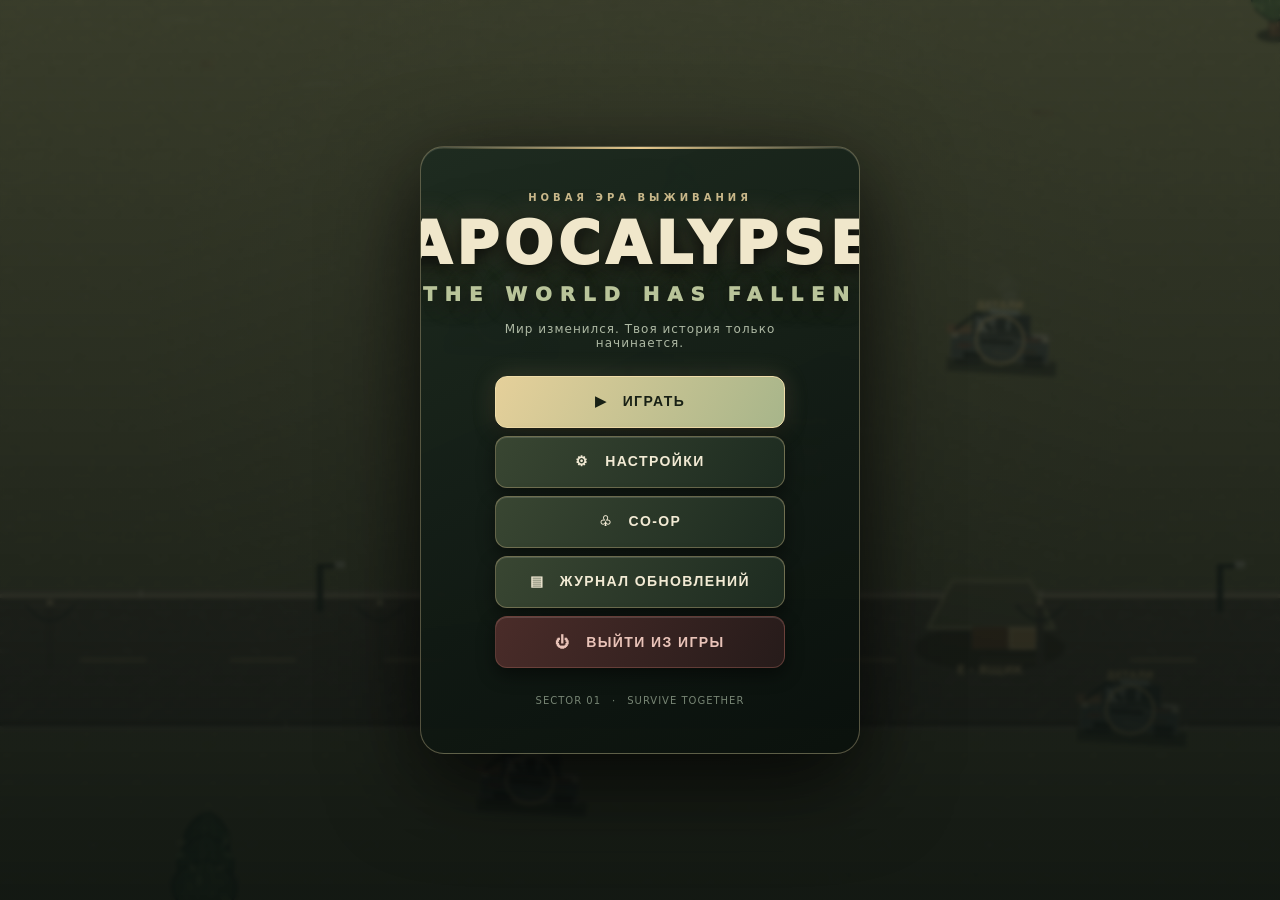
<file: app/src/main/assets/apocalypse.html>
<!doctype html><html lang="ru"><head><meta charset="utf-8"><meta name="viewport" content="width=device-width,initial-scale=1,maximum-scale=1,user-scalable=no,viewport-fit=cover"><meta name="theme-color" content="#10151b"><title>Apocalypse</title>
<style>
*{box-sizing:border-box;user-select:none;-webkit-user-select:none;-webkit-touch-callout:none;-webkit-tap-highlight-color:transparent}
html,body{margin:0;width:100%;height:100%;overflow:hidden;background:#172019;color:#f1f0df;font-family:system-ui,Arial;touch-action:none}canvas{width:100%;height:100%;display:block;touch-action:none}
 .spawn-fire-panel{position:absolute;z-index:18;left:50%;bottom:max(88px,calc(env(safe-area-inset-bottom) + 78px));transform:translateX(-50%);width:min(340px,calc(100vw - 24px));padding:10px 12px;border:1px solid #c79a5d99;border-radius:12px;background:linear-gradient(145deg,#29241def,#151b17f5);box-shadow:0 8px 28px #0009;pointer-events:auto}.spawn-fire-head{display:flex;justify-content:space-between;align-items:center;color:#f1d5a1;font-size:11px;font-weight:850;letter-spacing:.7px}.spawn-fire-track{height:7px;margin:7px 0 5px;background:#17130f;border:1px solid #8d704c;border-radius:8px;overflow:hidden}.spawn-fire-fill{height:100%;width:100%;background:linear-gradient(90deg,#d66a31,#ffc66d);transition:width .2s linear}.spawn-fire-level{font-size:10px;color:#c7b994;margin-bottom:8px}.spawn-fire-actions{display:flex;gap:7px}.spawn-fire-actions button{flex:1;min-height:34px;border:1px solid #a88757;border-radius:8px;background:#3b3022;color:#f6e1b8;font-size:10px;font-weight:850;padding:6px}.spawn-fire-actions button:disabled{opacity:.4}.hud{position:absolute;top:max(12px,env(safe-area-inset-top));left:28px;pointer-events:none}.status{min-width:174px;padding:8px 11px}.stats{gap:7px}.stamina-caption,.hydration-caption,.survival-caption{font-size:9px;margin-top:4px}.status{min-width:208px;padding:11px 15px;border:1px solid #b9a77c88;border-radius:15px;background:linear-gradient(145deg,#29382bf2,#17231df5 58%,#101914f5);box-shadow:0 7px 25px #0008,inset 0 1px #ffffff20;position:relative;overflow:hidden}.status:before{content:"";position:absolute;inset:0 auto 0 0;width:4px;background:linear-gradient(#d9bd82,#687c5a)}.statusline{display:flex;align-items:center;gap:8px;font-size:12px;color:#e5c58c;font-weight:850;letter-spacing:1.1px}.dot{width:7px;height:7px;border-radius:50%;background:#a4b77d;box-shadow:0 0 8px #b8d18b}.stats{display:flex;gap:13px;margin-top:7px;font-size:13px;font-weight:650}.clock{margin-top:5px;color:#e5c58c;font-size:17px;font-weight:850;letter-spacing:1px;font-variant-numeric:tabular-nums}.day{margin-top:5px;color:#c1cbb8;font-size:12px}
.bottom{position:absolute;right:14px;bottom:max(14px,env(safe-area-inset-bottom));display:flex;gap:9px;align-items:flex-end;flex-wrap:wrap;max-width:calc(100vw - 160px)}.attack-touch{position:absolute;right:20px;bottom:160px;width:66px;height:66px;border-radius:50%;padding:0;background:radial-gradient(circle at 35% 28%,#9b604b,#4b2925 72%);border:2px solid #d8a77b;box-shadow:0 6px 18px #0009;font-size:11px;letter-spacing:.5px}.btn{border:1px solid #c3b58a88;border-radius:12px;padding:12px 15px;color:#f5efdc;background:linear-gradient(145deg,#354333f5,#1a281ef5);font-size:13px;font-weight:800;box-shadow:0 5px 15px #0008,inset 0 1px #ffffff20;touch-action:manipulation}.btn:active{filter:brightness(1.25);transform:translateY(1px)}.btn .ico{font-size:17px;margin-right:5px}
.joy{position:absolute;left:18px;bottom:max(18px,env(safe-area-inset-bottom));width:126px;height:126px;border-radius:50%;border:2px solid #b5b28c88;background:radial-gradient(circle at 35% 30%,#63735b99,#1b2b22ef 68%);box-shadow:0 8px 25px #0009,inset 0 2px 10px #ffffff18;touch-action:none}.joy:before{content:"";position:absolute;inset:12px;border:1px dashed #d7d0a044;border-radius:50%}.stick{position:absolute;width:52px;height:52px;left:35px;top:35px;border-radius:50%;background:radial-gradient(circle at 35% 28%,#d8d1a8,#7d896b 55%,#3b4b39);border:2px solid #e1d5a2;box-shadow:0 5px 12px #0009;pointer-events:none}
.overlay{position:absolute;inset:0;background:#080e0bd9;display:grid;place-items:center;padding:15px;backdrop-filter:blur(5px)}.dialog{width:min(460px,100%);max-height:min(86dvh,680px);overflow:auto;background:linear-gradient(145deg,#2b3a2d,#17231c 60%,#111a15);border:1px solid #c2b18488;border-radius:19px;padding:20px;box-shadow:0 20px 70px #000b,inset 0 1px #ffffff1c;position:relative}.dialog:before{content:"";position:absolute;left:15px;right:15px;top:0;height:3px;background:linear-gradient(90deg,transparent,#d8bc7f,transparent)}.dialog h2{margin:0 0 8px;color:#e9c991;font-size:21px}.dialog p{font-size:13px;line-height:1.55;color:#d1d8c9;margin:7px 0 15px}.close{border:1px solid #8c987b88;background:#202e24;color:#e9e1cb;border-radius:9px;padding:8px 11px;font-size:12px}
.hidden{display:none!important}.toast{position:absolute;left:50%;top:18%;transform:translateX(-50%);background:#263729;border:1px solid #c2b184;border-radius:10px;padding:10px 14px;font-size:12px;box-shadow:0 6px 20px #0009;opacity:0;transition:opacity .2s;pointer-events:none;white-space:nowrap}.toast.show{opacity:1}
.storage-overlay{padding:0;background:#05080deF}.storage{width:100%;height:100%;max-width:1100px;max-height:760px;background:linear-gradient(135deg,#111723,#0c111a 65%,#171c27);border:1px solid #596174;border-radius:13px;box-shadow:0 20px 70px #000e;display:grid;grid-template-columns:minmax(0,1fr) 220px;grid-template-rows:auto 1fr auto;gap:0;overflow:hidden;position:relative}.storage:before{content:"";position:absolute;inset:0;pointer-events:none;background:repeating-linear-gradient(0deg,#ffffff04 0 1px,transparent 1px 4px)}.storage-top{grid-column:1;padding:13px 18px 10px;border-bottom:1px solid #41495b;text-align:center;color:#e4e8f0;font-weight:900;letter-spacing:2px;font-size:18px;text-shadow:0 2px 5px #000}.storage-top small{display:block;color:#8994a9;font-size:9px;letter-spacing:2px;margin-top:2px}.storage-main{grid-column:1;grid-row:2;padding:12px 14px;overflow:auto}.storage-grid{display:grid;grid-template-columns:repeat(6,minmax(0,1fr));gap:7px}.slot{aspect-ratio:1.05;border:1px solid #343e50;border-radius:6px;background:linear-gradient(145deg,#171f2d,#101722);box-shadow:inset 0 1px 3px #ffffff0c,0 2px 3px #0005;display:flex;align-items:center;justify-content:center;flex-direction:column;position:relative;min-width:0}.slot.filled{border-color:#64728a;background:linear-gradient(145deg,#29364a,#182233);box-shadow:inset 0 0 12px #8fa7d01a,0 0 7px #0008}.slot .art{font-size:clamp(21px,4.5vw,34px);line-height:1.1;filter:drop-shadow(0 3px 3px #000c)}.slot b{font-size:9px;color:#c9d0df;margin-top:5px;text-align:center;font-weight:650}.slot small{position:absolute;right:5px;bottom:3px;color:#f0dba5;font-size:10px;text-shadow:0 1px 3px #000}.slot button{margin-top:3px;padding:3px 5px;border:1px solid #697a96;background:#283a50;color:#e8eaf0;border-radius:4px;font-size:9px}.storage-side{grid-column:2;grid-row:1/4;border-left:1px solid #41495b;background:linear-gradient(180deg,#171e2a,#0d131d);padding:12px 10px;display:flex;flex-direction:column;gap:10px}.side-title{font-size:11px;color:#d7dce7;letter-spacing:1.5px;font-weight:850;text-align:center}.portrait{height:180px;border:1px solid #4b566b;border-radius:8px;background:radial-gradient(ellipse at 50% 25%,#38485b,#151d2a 70%);display:flex;align-items:center;justify-content:center;position:relative;overflow:hidden}.portrait:before{content:"";position:absolute;inset:8px;border:1px solid #b7a77b33;border-radius:5px}.portrait-art{font-size:86px;filter:drop-shadow(0 8px 8px #000);z-index:1}.stats-card{border:1px solid #424d60;border-radius:7px;background:#101722;padding:9px;font-size:11px;color:#aeb9cb;line-height:1.8}.stats-card strong{color:#e7d19d}.weight{margin-top:auto;text-align:center;border:1px solid #806b3d;background:linear-gradient(#51401f,#302817);color:#f0ce75;padding:8px;border-radius:6px;font-weight:900;font-size:16px}.hotbar{grid-column:1;grid-row:3;border-top:1px solid #41495b;padding:10px 14px;display:grid;grid-template-columns:repeat(8,minmax(0,1fr));gap:6px;background:#0a1019}.hot{height:52px;border:1px solid #394458;border-radius:5px;background:linear-gradient(145deg,#1b2534,#101722);display:grid;place-items:center;font-size:23px;filter:drop-shadow(0 2px 2px #000)}.hotbar-caption{grid-column:1/-1;text-align:center;align-self:center;color:#b5c1d3;font-size:10px;letter-spacing:.8px;font-weight:800;padding:8px 4px}.storage-close{position:absolute;right:8px;top:7px;z-index:3}
@media(max-width:600px){.hud{left:22px;top:max(7px,env(safe-area-inset-top))}.status{min-width:150px;padding:6px 8px}.convenience-hud{right:7px;width:min(190px,38vw);gap:4px}.convenience-line{font-size:8px;padding:4px 6px}.bottom{right:8px;bottom:max(8px,env(safe-area-inset-bottom));gap:5px;max-width:calc(100vw - 142px)}.bottom .btn{padding:9px 8px;font-size:10px}.bottom .btn .ico{font-size:14px;margin-right:2px}.attack-touch{right:14px;bottom:152px;width:58px;height:58px}.sprint-button{right:82px;bottom:max(13px,env(safe-area-inset-bottom));width:58px;height:48px}.radar-button{right:12px;top:50%;transform:translateY(-50%);width:46px;height:46px;border-radius:50%;padding:0;font-size:8px}.radar-button .radar-label{font-size:7px}.radar-sweep{position:absolute;inset:5px;border:1px solid #75d9a8;border-radius:50%;background:conic-gradient(from 0deg,#4edb9b66,transparent 72%);animation:radarSweep 3s linear infinite}.radar-button .radar-label{position:relative;z-index:1}.storage{max-height:94dvh}.storage-main{padding-top:5px}.menu-panel{padding:clamp(16px,4vh,28px);max-height:92dvh}.menu-actions{gap:6px}.menu-action{min-height:44px;padding:10px 14px;font-size:12px}.storage{grid-template-columns:minmax(0,1fr) 104px;grid-template-rows:auto 1fr auto;border-radius:0}.storage-top{font-size:14px;padding:13px 8px}.storage-main{padding:9px 7px}.storage-grid{grid-template-columns:repeat(4,minmax(0,1fr));gap:5px}.storage-side{padding:9px 6px;gap:7px}.portrait{height:125px}.portrait-art{font-size:57px}.stats-card{font-size:9px;padding:5px}.hotbar{padding:7px;grid-template-columns:repeat(6,minmax(0,1fr));gap:4px}.hot{height:42px;font-size:19px}.slot b{font-size:8px}.slot small{font-size:9px}}
@media(max-height:480px){.portrait{height:95px}.portrait-art{font-size:48px}.storage-top{padding:7px}.storage-main{padding:6px}.slot{aspect-ratio:1.2}.hot{height:36px}}

/* Apocalypse front-end, settings and co-op shell */
body.menu-open .hud,body.menu-open .joy,body.menu-open .bottom,body.menu-open .attack-touch,body.menu-open .map-button,body.menu-open .sprint-button{opacity:0;pointer-events:none;transform:translateY(10px)}
.hud,.joy,.bottom{transition:opacity .35s ease,transform .35s ease}.control-hint{position:absolute;left:20px;bottom:max(148px,calc(env(safe-area-inset-bottom) + 145px));font-size:10px;letter-spacing:.7px;color:#e4dfc8a8;text-shadow:0 2px 5px #000;pointer-events:none}.hide-hints .control-hint{display:none}.reduced-motion *{animation:none!important;transition:none!important}@media(pointer:fine){.joy,.control-hint,.attack-touch,.combat-touch,#action{display:none!important}}
.quickbar-hud{position:absolute;left:50%;bottom:76px;transform:translateX(-50%);display:flex;gap:5px;padding:6px;border:1px solid #b9a77c77;border-radius:12px;background:#101810d9;box-shadow:0 7px 20px #0009;z-index:4}
.quick-slot{width:57px;height:52px;position:relative;border:1px solid #777e6988;border-radius:8px;background:linear-gradient(145deg,#344334,#19251c);color:#f2ecd9;display:flex;flex-direction:column;align-items:center;justify-content:center;gap:0;padding:3px;cursor:pointer}
.quick-slot .slot-key{position:absolute;left:4px;top:2px;font-size:9px;color:#e3cb8e;font-weight:900}
.quick-slot .slot-icon{font-size:20px;line-height:22px}
.quick-slot .slot-count{position:absolute;right:4px;top:2px;font-size:10px;color:#fff2c8;font-weight:900;text-shadow:0 1px 3px #000}
.quick-slot .slot-name{font-size:8px;line-height:10px;color:#cbd4bd;letter-spacing:.2px}
.quick-slot.empty{opacity:.48;filter:saturate(.45)}
.quick-slot:disabled{cursor:default}
.convenience-hud{position:absolute;z-index:3;left:auto;right:16px;top:50%;transform:translateY(-50%);width:min(270px,30vw);display:flex;flex-direction:column;gap:5px;pointer-events:none}
.convenience-line{width:max-content;max-width:100%;overflow:hidden;text-overflow:ellipsis;white-space:nowrap;padding:6px 9px;border:1px solid #b9a77c55;border-radius:7px;background:#101810c9;color:#e6d9b6;font-size:10px;font-weight:800;letter-spacing:.25px;text-shadow:0 1px 3px #000;box-shadow:0 3px 10px #0005}
.convenience-line.danger{border-color:#c66d5b99;background:#341b1be8;color:#ffc0a9}
.map-note-actions{display:flex;align-items:center;justify-content:space-between;gap:10px;flex-wrap:wrap}
#waypointClear{border:1px solid #b9a77c88;border-radius:8px;background:#243326;color:#e9d5a7;padding:7px 10px;font-size:10px;font-weight:850}
body.menu-open .quickbar-hud,body.menu-open .convenience-hud,body.quick-menu-open .quickbar-hud,body.quick-menu-open .convenience-hud{opacity:0;pointer-events:none}body.dialogue-open .hud,body.dialogue-open .joy,body.dialogue-open .bottom,body.dialogue-open .attack-touch,body.dialogue-open .quickbar-hud,body.dialogue-open .convenience-hud,body.dialogue-open .sprint-button,body.dialogue-open .map-button{opacity:0!important;pointer-events:none!important;display:none!important}
@media(max-width:700px){.quickbar-hud{bottom:calc(env(safe-area-inset-bottom) + 218px);gap:3px;padding:4px}.quick-slot{width:46px;height:43px;border-radius:7px}.quick-slot .slot-icon{font-size:17px;line-height:19px}.quick-slot .slot-name{font-size:7px}.convenience-hud{top:152px;left:10px;width:min(260px,67vw);gap:4px}.convenience-line{font-size:9px;padding:5px 7px}}
@media(max-height:520px){.quickbar-hud{bottom:64px}.quick-slot{height:39px;width:48px}.convenience-hud{top:122px}}

#mainMenu{z-index:8;position:absolute;inset:0;display:flex;align-items:center;justify-content:center;padding:20px;background:linear-gradient(180deg,#080e0c99,#080e0cbf 50%,#080e0ce8),radial-gradient(ellipse at 50% 40%,#6c745033,transparent 55%);backdrop-filter:blur(2px);opacity:1;transition:opacity .45s ease,visibility .45s ease}
#mainMenu.menu-out{opacity:0;visibility:hidden;pointer-events:none}
.menu-panel{width:min(440px,94vw);display:flex;flex-direction:column;align-items:center;text-align:center;gap:12px;padding:clamp(24px,5vh,48px) clamp(18px,4vw,38px);border:1px solid #c3b58a66;border-radius:24px;background:linear-gradient(155deg,#1d2b20eF,#101913f5 65%,#0a110df7);box-shadow:0 26px 90px #000c,inset 0 1px #ffffff20;animation:menuRise .7s cubic-bezier(.2,.8,.2,1) both;position:relative;overflow:hidden}
.menu-panel:before{content:"";position:absolute;inset:0 0 auto;height:2px;background:linear-gradient(90deg,transparent,#e6c98e,transparent)}
.menu-kicker{font-size:10px;letter-spacing:4px;color:#c9b88b;font-weight:800}
.menu-title{font-size:clamp(36px,8vw,58px);font-weight:1000;letter-spacing:5px;line-height:1;color:#f0e7cb;text-shadow:0 5px 20px #000,0 0 30px #b9a06a55}
.menu-title span{display:block;color:#b9c49a;font-size:.34em;letter-spacing:8px;margin-top:12px}
.menu-caption{font-size:12px;letter-spacing:1px;color:#aeb9a4;margin:5px 0 14px}
.menu-actions{display:flex;flex-direction:column;width:min(290px,100%);gap:8px}.menu-panel{max-height:90dvh;overflow-y:auto;overscroll-behavior:contain;scrollbar-width:thin}.menu-panel::-webkit-scrollbar{width:5px}.menu-panel::-webkit-scrollbar-thumb{background:#8d9871;border-radius:8px}
.menu-action{position:relative;overflow:hidden;border:1px solid #a99c7380;border-radius:12px;min-height:52px;padding:13px 18px;color:#f2ead4;background:linear-gradient(120deg,#394632,#1d2b20);font-size:14px;font-weight:900;letter-spacing:1.4px;box-shadow:0 7px 18px #0007,inset 0 1px #ffffff22;transition:transform .2s ease,filter .2s ease,border-color .2s ease}
.menu-action.primary{color:#182015;background:linear-gradient(120deg,#e5d09a,#a7b58a);border-color:#f0dda9;box-shadow:0 0 24px #d5c28b30,0 7px 18px #0008}
.menu-action:hover{transform:translateY(-2px);filter:brightness(1.12);border-color:#e5d09a}.menu-action:active{transform:scale(.985)}
.menu-footer{font-size:10px;color:#778574;letter-spacing:1px;margin-top:14px}
.menu-exit{border-color:#8b554b88;background:linear-gradient(120deg,#4a2c29,#261b1a);color:#e9c3b8}
.death-overlay{z-index:30;background:radial-gradient(ellipse at center,#250d0de8,#050505f5);animation:deathFade .65s ease both}
.death-dialog{text-align:center;width:min(420px,100%);border-color:#a94e4588;background:linear-gradient(155deg,#321b1beF,#171313f7 70%,#0c0b0bf7);animation:deathRise .6s cubic-bezier(.2,.8,.2,1) both}
.death-mark{width:76px;height:76px;margin:0 auto 12px;border:2px solid #b75d50;border-radius:50%;display:grid;place-items:center;color:#df8877;font-size:44px;box-shadow:0 0 35px #b34b3838,inset 0 0 20px #b34b3822}
.death-kicker{font-size:9px;letter-spacing:3px;color:#d18d7e;font-weight:900}.death-dialog h2{font-size:34px;letter-spacing:4px;color:#f0c0b3;margin:8px 0}.death-dialog p{color:#cbb2aa}.death-divider{height:1px;background:linear-gradient(90deg,transparent,#9b5448,transparent);margin:18px 0}
.death-dialog .menu-action{width:100%;margin:5px 0}@keyframes deathFade{from{opacity:0}to{opacity:1}}@keyframes deathRise{from{opacity:0;transform:translateY(22px) scale(.97)}to{opacity:1;transform:none}}
.last-signal-dialog{width:min(570px,100%);padding:0 0 20px;overflow:hidden;border-color:#c8a66b;background:linear-gradient(155deg,#202d27,#111a16 68%,#0a100d);box-shadow:0 24px 100px #000e,0 0 50px #d18c3a18;animation:journalRise .55s cubic-bezier(.2,.8,.2,1) both}
.last-signal-art{height:164px;position:relative;overflow:hidden;background:linear-gradient(180deg,#192d35 0%,#49534b 56%,#292a21 100%);border-bottom:1px solid #d4b77b55}
.last-signal-art:before{content:"";position:absolute;inset:0;background:linear-gradient(110deg,transparent 25%,#e3b56b18 48%,transparent 68%),linear-gradient(0deg,#0a100dd9,transparent 72%)}
.last-signal-art:after{content:"";position:absolute;left:-15%;right:-15%;height:2px;top:50%;background:#e6d29b55;box-shadow:0 0 18px #e7d49c;animation:lastSignalScan 3.2s linear infinite}
.signal-sun{position:absolute;width:78px;height:78px;border-radius:50%;right:18%;top:15px;background:radial-gradient(circle,#f1d49b,#c78d58 52%,#a76d4830 72%,transparent 73%);filter:blur(1px)}
.signal-smoke{position:absolute;width:64px;height:120px;bottom:8px;left:43%;background:radial-gradient(ellipse,#252d2b99,transparent 70%);filter:blur(9px);animation:lastSignalSmoke 4s ease-in-out infinite alternate}
.signal-smoke.s2{left:51%;height:100px;animation-delay:-2s}
.signal-wreck{position:absolute;left:42%;bottom:25px;color:#202923;font-size:62px;transform:rotate(-22deg);text-shadow:0 5px 0 #080d0b,0 0 18px #d38b48aa}
.signal-flare{position:absolute;left:48%;bottom:22px;width:42px;height:26px;background:radial-gradient(ellipse,#ffe4a1,#e75d2d 40%,transparent 72%);filter:blur(5px);animation:lastSignalFlare .7s ease-in-out infinite alternate}
.signal-scan{position:absolute;inset:0;background:repeating-linear-gradient(0deg,transparent 0 4px,#0a100d22 5px 6px)}
.last-signal-art span{position:absolute;left:17px;bottom:13px;color:#e6c88e;font:900 9px ui-monospace,monospace;letter-spacing:2px}
.last-signal-kicker{padding:18px 22px 0;color:#d1b77d;font-size:9px;font-weight:900;letter-spacing:2.3px}
.last-signal-dialog h2{padding:4px 22px 0;color:#f1d9a2;font-size:27px;letter-spacing:1.5px}
.last-signal-quote{margin:10px 22px 14px!important;padding:12px 14px;border-left:2px solid #c89e60;background:#ffffff08;color:#d8d5c3!important;font-style:italic;font-size:12px!important}
.last-signal-brief{display:grid;gap:8px;padding:0 22px}
.last-signal-brief>div{display:grid;grid-template-columns:100px 1fr;gap:10px;align-items:center;padding:9px 10px;border:1px solid #c8b27a22;border-radius:9px;background:#ffffff06}
.last-signal-brief b{color:#e6cb91;font-size:10px;letter-spacing:1px}.last-signal-brief small{color:#b4c0ae;font-size:10px;line-height:1.4}
.last-signal-warning{margin:13px 22px 0;padding:9px 11px;border:1px solid #a75b4566;border-radius:8px;background:#7d35251c;color:#e0a08b;font-size:9px;font-weight:800;letter-spacing:.6px}
.last-signal-accept{display:block;width:calc(100% - 44px);margin:14px 22px 0;padding:13px 15px;cursor:pointer;letter-spacing:.8px}
@keyframes lastSignalScan{0%{transform:translateY(-85px);opacity:0}35%{opacity:.8}100%{transform:translateY(85px);opacity:0}}
@keyframes lastSignalSmoke{from{transform:translateY(8px) scale(.8);opacity:.35}to{transform:translateY(-22px) scale(1.3);opacity:.8}}
@keyframes lastSignalFlare{from{opacity:.65;transform:scale(.8)}to{opacity:1;transform:scale(1.25)}}
@media(max-width:560px){.last-signal-art{height:132px}.last-signal-dialog h2{font-size:23px}.last-signal-brief{gap:6px}.last-signal-brief>div{grid-template-columns:82px 1fr;padding:8px}.last-signal-dialog{padding-bottom:15px}}
.apoc-modal{z-index:16;position:absolute;inset:0;display:flex;align-items:center;justify-content:center;padding:14px;background:#050906d9;backdrop-filter:blur(9px);opacity:0;animation:modalIn .25s ease forwards}
.apoc-modal.hidden{display:none}
.apoc-dialog{width:min(540px,100%);max-height:90dvh;overflow:auto;border:1px solid #b9a77c99;border-radius:19px;background:linear-gradient(150deg,#29382bf7,#17231dfc 60%,#101914);padding:22px;box-shadow:0 22px 80px #000c;position:relative}
.apoc-dialog h2{margin:0 0 6px;color:#e9c991;font-size:22px;letter-spacing:.5px}
.apoc-dialog p{color:#c3cdbb;font-size:12px;line-height:1.55;margin:7px 0 15px}
.apoc-close{position:absolute;right:12px;top:12px;border:1px solid #89977d88;border-radius:9px;background:#1d2b20;color:#f0e7cf;padding:7px 10px}
.admin-panel{margin:10px 0 14px;padding:13px;border:1px solid #b5a16c66;border-radius:12px;background:#111b14}.admin-panel[hidden]{display:none}.admin-mission-list{display:grid;gap:5px;margin-top:12px;color:#e2e7d7;font-size:12px}.admin-mission-list small{color:#aab69f;font-size:11px}.admin-panel button{margin:7px 0;width:100%}
.apoc-row{display:flex;align-items:center;justify-content:space-between;gap:12px;padding:12px 0;border-bottom:1px solid #ffffff12;color:#e2e7d7;font-size:13px}
.apoc-row small{display:block;color:#91a18d;font-size:10px;margin-top:3px}
.apoc-select,.apoc-input{width:100%;padding:12px;border:1px solid #78866d;border-radius:9px;background:#101a13;color:#f0ead8;font-size:13px;outline:none}
.apoc-input{margin:6px 0}
.apoc-range{width:130px;accent-color:#d4c18b}
.apoc-check{accent-color:#d4c18b;width:18px;height:18px}
.apoc-actions{display:flex;gap:9px;flex-wrap:wrap;margin-top:14px}
.apoc-actions .btn{flex:1;min-width:130px}
.apoc-primary{border:1px solid #e0ca91;background:linear-gradient(120deg,#e3d09c,#9eae82);color:#172016;border-radius:10px;padding:12px 14px;font-weight:900}
.apoc-secondary{border:1px solid #7b896f;background:#263728;color:#e9e4d2;border-radius:10px;padding:12px 14px;font-weight:800}
.apoc-status{padding:10px 12px;border:1px solid #75846b66;background:#0d1710;border-radius:9px;color:#cbd6c1;font-size:11px;line-height:1.5;margin:10px 0}
.apoc-code{font-size:24px;letter-spacing:5px;text-align:center;color:#f2d69a;font-weight:950;padding:12px;border:1px dashed #cbb77f88;border-radius:10px;background:#111a13}
.apoc-members{display:grid;gap:6px;margin:10px 0}.apoc-member{display:flex;justify-content:space-between;gap:10px;padding:9px 11px;border-radius:8px;background:#ffffff0a;color:#dfe6d7;font-size:12px}.apoc-member small{color:#9eae94}
#coop-room-area[hidden],#coop-login-area[hidden],#coop-lobby-actions[hidden]{display:none}
@keyframes menuRise{from{opacity:0;transform:translateY(22px) scale(.97)}to{opacity:1;transform:translateY(0) scale(1)}}
@keyframes modalIn{to{opacity:1}}
@media(prefers-reduced-motion:reduce){#mainMenu,.menu-panel,.apoc-modal,.menu-action{animation:none!important;transition:none!important}}
@media(max-width:560px){.menu-panel{padding:28px 18px}.menu-title{letter-spacing:3px}.apoc-dialog{padding:18px 14px}.bottom{gap:5px;right:7px}.btn{padding:10px 11px;font-size:11px}.joy{width:112px;height:112px}.stick{left:30px;top:30px}}

/* Detailed Apocalypse co-op lobby */
.coop-world-picker{padding:12px;margin:0 0 12px;border:1px solid #b8c69b35;border-radius:14px;background:linear-gradient(145deg,#17251dd9,#101914d9)}.coop-world-picker>header{display:flex;align-items:center;justify-content:space-between;gap:10px;margin-bottom:9px}.coop-world-picker>header b{display:block;color:#e8d8ac;font-size:11px;letter-spacing:1.1px}.coop-world-picker>header small{display:block;margin-top:4px;color:#aebaa9;font-size:9px}.coop-world-picker>header button{white-space:nowrap;padding:8px 10px;font-size:9px}.coop-world-list{display:grid;gap:7px;max-height:180px;overflow:auto}.coop-world-empty{padding:12px;border:1px dashed #83927655;border-radius:10px;color:#aeb9a8;font-size:10px;text-align:center}.coop-world-card{display:grid;grid-template-columns:minmax(0,1fr) auto;align-items:center;gap:10px;padding:9px 10px;border:1px solid #87977944;border-radius:10px;background:#25332999}.coop-world-card b{display:block;color:#f0e5c8;font-size:11px}.coop-world-card small{display:block;margin-top:4px;color:#a9b7a2;font-size:9px}.coop-world-card button{padding:8px 10px;font-size:9px;white-space:nowrap}.coop-world-card button.hosting{background:linear-gradient(120deg,#e3d09c,#9eae82);color:#172016;border-color:#f0dda9}.coop-dialog{width:min(620px,100%);background:radial-gradient(ellipse at 90% 0%,#7b895026,transparent 42%),linear-gradient(150deg,#29382bf9,#17231dfc 60%,#101914);}
.coop-hero{padding:4px 2px 15px;border-bottom:1px solid #ffffff16;margin-bottom:13px}
.coop-kicker{font-size:9px;letter-spacing:3px;color:#d3c18f;font-weight:900}
.coop-hero h2{font-size:25px!important;margin:7px 0 4px!important}
.coop-hero p,.coop-section p{font-size:11px!important;color:#aebda7!important;line-height:1.5;margin:5px 0 12px!important}
.coop-feature-grid{display:grid;grid-template-columns:repeat(3,minmax(0,1fr));gap:7px;margin-top:13px}
.coop-feature-grid>div{padding:9px 7px;border:1px solid #87936d44;border-radius:9px;background:#0b160f88;text-align:center}
.coop-feature-grid b{display:block;color:#e4d09b;font-size:16px;letter-spacing:1px}
.coop-feature-grid small{display:block;color:#91a28b;font-size:9px;margin-top:3px}
.player-list-dialog{width:min(520px,calc(100vw - 28px));padding:22px;background:radial-gradient(ellipse at 90% 0%,#87936d22,transparent 45%),linear-gradient(150deg,#29382bf9,#17231dfc 62%,#101914)}.player-list-head{display:flex;align-items:flex-start;justify-content:space-between;gap:12px;margin:2px 0 14px}.player-list-head h2{margin:5px 0 3px;font-size:23px;color:#f0dfb7}.player-list-head p{margin:0;color:#aebda7;font-size:11px}.player-list-count{flex:none;padding:7px 10px;border:1px solid #b9a77c66;border-radius:9px;color:#e4d09b;font-weight:900}.player-list-content{display:grid;gap:8px;max-height:min(52vh,420px);overflow:auto;padding:2px}.player-list-row{display:flex;align-items:center;justify-content:space-between;gap:12px;padding:11px 12px;border:1px solid #87936d44;border-radius:10px;background:#0b160f99}.player-list-row.self{border-color:#d6bd8066;background:#302a1b88}.player-list-row strong{font-size:13px;color:#f0e7d1}.player-list-row small{font-size:10px;color:#9eaf98;text-align:right}.player-list-empty{padding:14px;color:#9eaf98;font-size:12px;line-height:1.5;text-align:center}.player-list-status{margin-top:12px;color:#b8c6ae;font-size:10px}.coop-status{display:flex;align-items:center;gap:9px}
.coop-status-dot{width:8px;height:8px;flex:none;border-radius:50%;background:#9db77d;box-shadow:0 0 10px #a6c47b}
.coop-section{padding:13px;margin:12px 0;border:1px solid #8b99734d;border-radius:12px;background:linear-gradient(145deg,#0d1911aa,#101a13dd);box-shadow:inset 0 1px #ffffff0b}
.coop-section-title{font-size:13px;font-weight:900;color:#e4d09b;letter-spacing:.5px}
.coop-label{display:block;margin:9px 0 5px;color:#b8c6ae;font-size:10px;font-weight:800;letter-spacing:.6px}
.coop-wide{width:100%;margin-top:10px;min-height:43px}
.coop-lobby-actions{padding-top:5px}
.coop-lobby-actions button{min-width:calc(50% - 8px)!important}
@media(max-width:560px){.coop-feature-grid{gap:5px}.coop-feature-grid small{font-size:8px}.coop-lobby-actions button{min-width:100%!important}.coop-hero h2{font-size:21px!important}}

/* Animated last-update journal */
#updateJournal{z-index:24;background:radial-gradient(ellipse at 50% 15%,#6b70452b,transparent 48%),#050906eF;backdrop-filter:blur(12px);animation:journalFade .35s ease both}
.journal-dialog{width:min(650px,100%);max-height:min(88dvh,760px);padding:0;overflow:hidden;border-color:#d2bd8a88;background:linear-gradient(155deg,#263629,#131e17 58%,#0b120e);animation:journalRise .5s cubic-bezier(.2,.8,.2,1) both}
.journal-head{padding:22px 24px 17px;border-bottom:1px solid #d4c18b35;background:linear-gradient(110deg,#d0b77b18,transparent 70%);position:relative}
.journal-kicker{font-size:9px;letter-spacing:3px;color:#c9b887;font-weight:900}
.journal-head h2{margin:7px 38px 3px 0;color:#f0d9a5;font-size:25px;letter-spacing:1px}
.journal-version{font-size:10px;color:#9eac91;letter-spacing:1.2px}
.journal-close{position:absolute;right:17px;top:17px;border:1px solid #a99c7380;background:#1b2a20;color:#e9e1cb;border-radius:9px;padding:8px 11px}
.journal-body{padding:8px 24px 18px;overflow:auto;max-height:calc(min(88dvh,760px) - 160px)}
.journal-intro{color:#d0d9c9;font-size:12px;line-height:1.6;margin:9px 0 13px}
.journal-item{display:grid;grid-template-columns:34px 1fr;gap:11px;padding:12px 0;border-bottom:1px solid #ffffff12;animation:journalItem .4s ease both}
.journal-icon{width:32px;height:32px;border:1px solid #c9b88755;border-radius:9px;background:#c9b88712;display:grid;place-items:center;color:#e6d09a;font-size:16px}
.journal-item b{display:block;color:#ead7ad;font-size:12px;margin:0 0 4px}
.journal-item p{margin:0;color:#b9c6b2;font-size:11px;line-height:1.5}
.journal-foot{display:flex;align-items:center;justify-content:space-between;gap:12px;padding:13px 24px 18px;border-top:1px solid #d4c18b2b;background:#0b140f}
.journal-foot small{color:#84927e;font-size:9px;line-height:1.4}
.journal-ok{border:1px solid #e0ca91;border-radius:10px;padding:11px 18px;background:linear-gradient(120deg,#e3d09c,#9eae82);color:#172016;font-weight:950;white-space:nowrap}
@keyframes journalFade{from{opacity:0}to{opacity:1}}@keyframes journalRise{from{opacity:0;transform:translateY(18px) scale(.98)}to{opacity:1;transform:none}}@keyframes journalItem{from{opacity:0;transform:translateY(7px)}to{opacity:1;transform:none}}
@media(max-width:560px){.journal-head{padding:19px 16px 14px}.journal-head h2{font-size:21px}.journal-body{padding:7px 16px 14px}.journal-foot{padding:11px 16px 15px}.journal-foot small{max-width:45%}}
@media(prefers-reduced-motion:reduce){#updateJournal,.journal-dialog,.journal-item{animation:none!important}}

.journal-section-title{padding:15px 0 5px;color:#e6d09a;font-size:11px;font-weight:950;letter-spacing:.8px;text-transform:uppercase}
.journal-section-title:first-child{padding-top:5px}
@media(max-width:600px){.control-hint{font-size:9px;max-width:calc(100vw - 170px);white-space:normal}}
.build-controls{position:absolute;z-index:12;left:50%;bottom:max(18px,env(safe-area-inset-bottom));transform:translateX(-50%);width:min(540px,calc(100vw - 24px));padding:9px 11px;border:1px solid #d8c58b99;border-radius:14px;background:#101a14eF;box-shadow:0 8px 28px #000b;display:grid;gap:7px;pointer-events:auto}.build-status{text-align:center;font-size:11px;font-weight:950;letter-spacing:1px;color:#a7f0bd}.build-actions{display:flex;gap:7px;justify-content:center;flex-wrap:wrap}.build-actions .btn{flex:1;min-width:105px;padding:10px 9px;font-size:11px}.build-actions .build-confirm{background:linear-gradient(120deg,#e3d09c,#9eae82);color:#172016;border-color:#f0dda9}.build-status:empty{display:none}@media(max-width:560px){.build-controls{top:86px;bottom:auto;width:calc(100vw - 18px);padding:7px}.build-actions{gap:5px}.build-actions .btn{min-width:0;padding:12px 7px;font-size:10px}.attack-touch{bottom:185px}}

/* Touch-first HUD: the action control stays available while playing. */
#action.context-hidden{display:flex!important}
.mobile-label{display:none}
.mobile-quick-menu{position:absolute;inset:0;z-index:28;display:flex;align-items:flex-end;justify-content:center;padding:0;touch-action:manipulation}
.mobile-more-backdrop{position:absolute;inset:0;background:#050a08b8;backdrop-filter:blur(4px)}
.mobile-more-sheet{position:relative;width:100%;max-width:560px;padding:9px 16px calc(16px + env(safe-area-inset-bottom));border:1px solid #bca97966;border-bottom:0;border-radius:22px 22px 0 0;background:linear-gradient(155deg,#263629,#111b15 75%);box-shadow:0 -14px 45px #0009;animation:moreSheetIn .2s ease both}
.mobile-more-grip{width:38px;height:4px;border-radius:9px;background:#c9c6a477;margin:0 auto 12px}
.mobile-more-heading{display:flex;align-items:center;justify-content:space-between;color:#ead7ad;font-size:15px;padding:0 2px 12px}
.mobile-more-heading button{width:40px;height:40px;border-radius:12px;border:1px solid #77856e;background:#1a281e;color:#f0ead8;font-size:17px}
.mobile-more-grid{display:grid;grid-template-columns:repeat(2,minmax(0,1fr));gap:9px}
.mobile-more-grid button{min-height:58px;border:1px solid #7b896f88;border-radius:13px;background:linear-gradient(145deg,#2b3b2d,#17231b);color:#eee8d5;font-weight:800;font-size:13px;display:flex;align-items:center;gap:12px;padding:10px 14px;text-align:left;touch-action:manipulation}
.mobile-more-grid button span{font-size:21px;color:#e5cd94;width:27px;text-align:center}
.mobile-quick-open .joy,.mobile-quick-open .bottom,.mobile-quick-open .attack-touch{visibility:hidden;pointer-events:none}
@keyframes moreSheetIn{from{opacity:.5;transform:translateY(24px)}to{opacity:1;transform:none}}
@media(max-width:700px),(pointer:coarse){
 .hud{top:max(7px,env(safe-area-inset-top));left:8px}
 .status{min-width:0;width:max-content;max-width:calc(100vw - 145px);padding:7px 10px;border-radius:11px}
 .statusline{font-size:9px;letter-spacing:.65px;gap:5px}
 .dot{width:6px;height:6px}
 .stats{gap:0;margin-top:4px;font-size:11px}
 #weather{display:none}
 .day{font-size:10px;margin-top:3px}
 .bottom{right:9px;left:auto;bottom:max(9px,env(safe-area-inset-bottom));display:flex;align-items:flex-end;gap:7px;max-width:calc(100vw - 145px);flex-wrap:nowrap}
 .bottom .btn{display:flex;flex-direction:column;align-items:center;justify-content:center;gap:1px;width:53px;height:53px;min-width:53px;padding:4px;border-radius:16px;font-size:9px;line-height:1.1;white-space:nowrap}
 .bottom .btn .ico{font-size:18px;margin:0;line-height:1.1}
 #pauseMenu .desktop-label{display:none}
 #pauseMenu .mobile-label{display:block}
 #craft,#exit{display:none!important}
 #action:not(.context-hidden){width:auto;min-width:90px;max-width:112px;padding:5px 9px;border-radius:15px;font-size:10px;flex-direction:row;gap:4px}
 #action{position:fixed!important;right:14px!important;bottom:calc(env(safe-area-inset-bottom) + 162px)!important;z-index:24!important;min-width:106px!important;max-width:126px!important;height:48px!important;padding:5px 9px!important;border-radius:15px!important;background:linear-gradient(145deg,#806c3d,#3a3020)!important;border:1px solid #e3c783!important;box-shadow:0 5px 20px #000b,0 0 0 2px #e3c78322!important;color:#fff1c9!important;font-size:10px!important;display:flex!important;align-items:center!important;justify-content:center!important;white-space:nowrap!important;pointer-events:auto!important}
 #action .ico{font-size:16px}
 #inventory{font-size:9px}
 .attack-touch{right:13px;bottom:max(91px,calc(env(safe-area-inset-bottom) + 91px));width:58px;height:58px;font-size:10px}
 .control-hint{display:none}
 .storage{grid-template-columns:minmax(0,1fr);grid-template-rows:auto minmax(0,1fr) auto;max-height:100dvh;height:100dvh;border-radius:0}.hotbar{display:none}
 .storage-top{grid-column:1;grid-row:1;padding:12px 45px 9px;text-align:left;font-size:13px;letter-spacing:1px}
 .storage-top small{font-size:8px;letter-spacing:1px}
 .storage-main{grid-column:1;grid-row:2;padding:9px 10px;min-height:0}
 .storage-grid{grid-template-columns:repeat(3,minmax(0,1fr));gap:7px}
 .slot{border-radius:9px;min-height:92px}
 .slot .art{font-size:29px}
 .slot b{font-size:10px;padding:0 3px}
 .slot small{font-size:10px}
 .storage-side{grid-column:1;grid-row:3;border-left:0;border-top:1px solid #41495b;padding:7px 10px;display:flex;flex-direction:row;align-items:center;gap:8px}
 .side-title,.portrait{display:none}
 .stats-card{flex:1;display:grid;grid-template-columns:repeat(2,minmax(0,1fr));gap:1px 8px;padding:6px 9px;font-size:9px;line-height:1.55}
 .weight{margin:0;min-width:82px;padding:8px 6px;font-size:12px}
 .hotbar{grid-column:1;grid-row:4;grid-template-columns:repeat(6,minmax(0,1fr));padding:7px 10px calc(7px + env(safe-area-inset-bottom));gap:6px}
 .hot{height:43px;border-radius:8px}
 .apoc-modal{align-items:flex-end;padding:8px 8px 0}
 .apoc-dialog{width:100%;max-height:88dvh;border-radius:20px 20px 0 0;padding:19px 14px calc(16px + env(safe-area-inset-bottom))}
 .apoc-dialog h2{font-size:19px;padding-right:34px}
 .apoc-dialog p{font-size:12px;line-height:1.5}
 .apoc-row{gap:8px;padding:10px 0;font-size:12px}
 .apoc-row small{font-size:9px}
 .apoc-select,.apoc-input{min-height:46px;font-size:14px}
 .apoc-actions{gap:7px}
 .apoc-actions .btn,.apoc-primary,.apoc-secondary{min-height:46px}
 .apoc-close{min-width:40px;min-height:40px}
 .build-controls{top:82px;bottom:auto;width:min(430px,calc(100vw - 18px));padding:8px;border-radius:14px}
 .build-status{font-size:10px}
 .build-actions .btn{min-height:43px;font-size:10px}
 .mobile-more-sheet{padding-bottom:calc(16px + env(safe-area-inset-bottom))}
}
@media(max-width:380px){.bottom{gap:5px;right:6px}.bottom .btn{width:48px;height:50px;min-width:48px}#action:not(.context-hidden){min-width:82px;max-width:96px;font-size:9px}.attack-touch{width:54px;height:54px}}
@media(prefers-reduced-motion:reduce){.mobile-more-sheet{animation:none!important}}

.stamina-caption{display:flex;justify-content:space-between;gap:12px;margin-top:8px;color:#c7d0b9;font-size:9px;font-weight:850;letter-spacing:.8px}.stamina-track{height:7px;margin-top:4px;border-radius:10px;overflow:hidden;background:#090f0c;border:1px solid #ffffff20}.stamina-fill{height:100%;width:100%;background:linear-gradient(90deg,#83b96b,#d5d18a);transition:width .12s linear}.hydration-caption{display:flex;justify-content:space-between;gap:12px;margin-top:6px;color:#b9d8d4;font-size:9px;font-weight:850;letter-spacing:.8px}.hydration-track{height:5px;margin-top:3px}.hydration-fill{height:100%;width:100%;background:linear-gradient(90deg,#398c9b,#8ed9d7);transition:width .2s linear}.survival-caption{display:flex;justify-content:space-between;gap:12px;margin-top:5px;color:#d3b58e;font-size:9px;font-weight:850;letter-spacing:.8px}.survival-track{height:4px;margin-top:2px}.infection-fill{height:100%;width:0;background:linear-gradient(90deg,#8b9d56,#bb6b56)}.temperature-fill{height:100%;width:72%;background:linear-gradient(90deg,#609fc1,#d8a45e)}
.mission-briefing{position:absolute;z-index:70;inset:0;display:grid;place-items:center;padding:18px;background:#050b08ef;backdrop-filter:blur(9px)}.mission-briefing.hidden{display:none}.mission-briefing-card{width:min(560px,100%);padding:22px;border:1px solid #c2ad7180;border-radius:20px;background:radial-gradient(circle at 85% 0,#52604466,transparent 42%),linear-gradient(145deg,#25352b,#101812);box-shadow:0 24px 80px #000d;color:#f1e8d2}.mission-briefing-kicker{color:#d8bf7f;font-size:10px;font-weight:900;letter-spacing:2px}.mission-briefing-card h2{margin:9px 0 14px;font-size:clamp(21px,4vw,30px);letter-spacing:1px}.mission-briefing-card p{margin:0;color:#d2d8c8;font-size:14px;line-height:1.65;white-space:pre-line}.mission-briefing-objective{display:grid;gap:7px;margin:18px 0;padding:14px;border:1px solid #c4b47a44;border-radius:12px;background:#0b130fc9}.mission-briefing-objective small{color:#cbb47a;font-size:9px;font-weight:900;letter-spacing:1.3px}.mission-briefing-objective strong{font-size:13px;line-height:1.5}.mission-briefing-objective span{color:#aebaa8;font-size:11px}.mission-briefing-actions{display:flex;gap:10px}.mission-briefing-actions button{flex:1;min-height:46px;border-radius:11px;border:1px solid #cbb77e;background:linear-gradient(120deg,#e4d09a,#8d9d72);color:#182018;font-weight:900;letter-spacing:.6px}.mission-briefing-actions button:last-child{background:#1a281f;color:#e7e0cb;border-color:#87947b}.map-button{display:none!important}.mini-radar-shell{position:absolute;z-index:16;right:16px;bottom:max(16px,env(safe-area-inset-bottom));width:208px;height:140px;border:1px solid #c1c4a4;border-radius:11px;background:#17231ddd;box-shadow:0 7px 22px #000b,inset 0 0 0 2px #ffffff12;overflow:hidden;touch-action:manipulation}.mini-radar{position:absolute;inset:0;width:100%;height:100%;display:block;border:0;border-radius:10px;background:#202b27;cursor:pointer;touch-action:manipulation}.mini-radar:focus-visible{outline:2px solid #8bd5ff;outline-offset:-3px}.mini-radar-tools{position:absolute;z-index:3;top:7px;right:7px;display:flex;gap:4px}.mini-radar-tools button{width:27px;height:25px;padding:0;border:1px solid #d5d0ae99;border-radius:6px;background:#101914d9;color:#f4edcf;font-size:17px;font-weight:900;line-height:1;touch-action:manipulation}.mini-radar-tools button:active{background:#65794f;transform:scale(.94)}.mini-radar-hint{position:absolute;z-index:2;left:8px;bottom:6px;padding:3px 6px;border:1px solid #aeb99b55;border-radius:5px;background:#101812cc;color:#e8e4c9;font-size:8px;font-weight:900;letter-spacing:1px;pointer-events:none}@media(max-width:700px),(pointer:coarse){.mini-radar-shell{right:8px;left:auto;top:max(6px,env(safe-area-inset-top));bottom:auto;width:132px;height:90px}.mini-radar-tools{top:5px;right:5px;gap:3px}.mini-radar-tools button{width:25px;height:24px;font-size:15px}.mini-radar-hint{font-size:7px;bottom:5px;left:5px}.mission-briefing-card{padding:17px}.mission-briefing-card p{font-size:13px}}
.sprint-button{display:none;position:absolute;z-index:14;left:auto;right:96px;bottom:max(24px,env(safe-area-inset-bottom));width:72px;height:58px;border-radius:18px;border:1px solid #d5d49a;background:linear-gradient(145deg,#586a37,#26351f);color:#fff5d6;font-size:11px;font-weight:950;letter-spacing:1px;box-shadow:0 6px 18px #0009;touch-action:none}.sprint-button.sprinting{background:linear-gradient(145deg,#d5ad54,#80532c);box-shadow:0 0 18px #e3bb6688}.sprint-button:disabled{opacity:.5}
.map-overlay{position:absolute;z-index:35;inset:0;display:grid;place-items:center;padding:16px;background:#070d0bef;backdrop-filter:blur(7px);touch-action:pan-y}.map-panel{width:min(760px,100%);max-height:94dvh;overflow:auto;padding:15px;border:1px solid #aab88a88;border-radius:20px;background:linear-gradient(150deg,#26352b,#111b15);box-shadow:0 20px 70px #000c}.map-panel header{display:flex;justify-content:space-between;align-items:center;gap:12px;padding:2px 2px 12px}.map-panel header strong{display:block;color:#e8d4a4;font-size:15px;letter-spacing:1px}.map-panel header small{display:block;margin-top:4px;color:#aebca8;font-size:11px}.map-panel header button{width:42px;height:42px;border-radius:12px;border:1px solid #78896e;background:#1b291e;color:#f4ecd7;font-size:18px}.map-panel canvas{width:min(100%,680px);height:auto;aspect-ratio:1;margin:auto;border:1px solid #84947a77;border-radius:13px;background:#111a16;touch-action:pan-y}.map-legend{display:flex;justify-content:center;flex-wrap:wrap;gap:18px;padding:12px 4px 2px;color:#d8dfd2;font-size:11px}.map-legend span{display:flex;align-items:center;gap:6px}.map-dot{width:10px;height:10px;border-radius:50%;display:inline-block}.map-dot-self{background:#39a7ff;box-shadow:0 0 9px #39a7ff}.map-dot-other{background:#fff;border:1px solid #667}.map-dot-shop{background:#e5bd70}.map-note{text-align:center;color:#9caa96;font-size:10px;margin:7px 0 0}
@media(max-width:700px),(pointer:coarse){.mini-radar{left:0;top:0;right:0;bottom:0;width:100%;height:100%}.sprint-button{display:grid;place-items:center}.map-button{display:none!important}.status{padding-bottom:9px}.stamina-caption{font-size:8px}.map-overlay{padding:0}.map-panel{width:100%;max-height:100dvh;height:100dvh;border-radius:0;padding:calc(12px + env(safe-area-inset-top)) 12px calc(12px + env(safe-area-inset-bottom));display:flex;flex-direction:column;justify-content:center}.map-panel canvas{width:min(100%,min(76dvh,680px));max-height:68dvh}.map-legend{gap:12px;font-size:10px}}
@media(max-width:380px){.sprint-button{left:143px;width:64px;height:54px;bottom:max(20px,env(safe-area-inset-bottom))}.status{max-width:calc(100vw - 125px)}}

.marker-editor{position:absolute;z-index:60;inset:0;display:grid;place-items:center;background:#050a08c9;padding:18px}.marker-editor-card{width:min(360px,94vw);padding:18px;border:1px solid #b8a879;border-radius:16px;background:linear-gradient(150deg,#26352b,#111b15);box-shadow:0 18px 50px #000b;display:flex;flex-direction:column;gap:12px}.marker-editor-card strong{color:#ead7ad;font-size:14px;letter-spacing:1px}.marker-editor-card input{width:100%;padding:12px;border:1px solid #899477;border-radius:9px;background:#101912;color:#fff;font-size:15px}.marker-editor-actions{display:flex;gap:7px;flex-wrap:wrap}.marker-editor-actions button{flex:1;min-width:85px;padding:10px 8px;border:1px solid #899477;border-radius:9px;background:#26382a;color:#f4ecd7;font-weight:800;font-size:11px}.marker-editor-actions #markerDelete{background:#542e29;border-color:#a65b4b}.apoc-chat{position:absolute;z-index:18;left:14px;bottom:84px;width:min(310px,36vw);display:flex;flex-direction:column;gap:6px;pointer-events:auto}.apoc-chat-messages{max-height:170px;overflow:auto;display:flex;flex-direction:column;gap:4px;color:#f2ead7;font:12px system-ui;text-shadow:0 1px 3px #000;background:#10191266;border-radius:9px;padding:6px}.apoc-chat-input{width:100%;border:1px solid #a9b18a;border-radius:9px;background:#111a16e8;color:#fff;padding:9px 11px;outline:none}.apoc-mobile-chat{display:none;position:absolute;z-index:22;top:calc(env(safe-area-inset-top) + 22px);left:50%;transform:translateX(-50%);width:min(calc(94vw - 30px),490px);min-height:36px;padding:8px 12px;border-radius:10px;background:#101912c9;border:1px solid #a9b18a88;color:#e9e0c9;font:12px system-ui;overflow:hidden;white-space:nowrap;text-overflow:ellipsis}.apoc-chat-line{overflow-wrap:anywhere}.apoc-chat-line.admin{color:#f0c96f}body.menu-open .apoc-chat,body.menu-open .apoc-mobile-chat{display:none!important}@media(max-width:700px),(pointer:coarse){.apoc-chat{display:none}.apoc-mobile-chat{display:block}body.apoc-chat-open .apoc-chat{display:flex;position:absolute;top:calc(env(safe-area-inset-top) + 62px);bottom:auto;left:calc(3vw + 15px);width:calc(94vw - 30px);max-width:none}body.apoc-chat-open .apoc-chat-messages{max-height:115px}body.apoc-chat-open .apoc-mobile-chat{opacity:.35}}
@media(max-width:700px){.convenience-hud{left:auto;right:7px;top:50%;transform:translateY(-50%);width:min(190px,38vw)}.apoc-dialog{padding:14px;max-height:86dvh}.storage{transform:translateY(10px)}}
@keyframes radarSweep{to{transform:rotate(360deg)}}
.map-button{position:absolute;z-index:14;right:18px;top:50%;transform:translateY(-50%);width:62px;height:62px;border-radius:50%;padding:0;background:radial-gradient(circle,#315943,#14271d 70%);border:1px solid #78c89a;box-shadow:0 0 18px #55d59a44;display:grid;place-items:center;font-size:9px;letter-spacing:.5px}.radar-sweep{position:absolute;inset:6px;border:1px solid #75d9a8;border-radius:50%;background:conic-gradient(from 0deg,#4edb9b66,transparent 72%);animation:radarSweep 3s linear infinite}.radar-label{position:relative;z-index:1;font-weight:900}@media(max-width:700px){.radar-button{width:46px;height:46px;right:12px}}

/* Follow-up polish 1.6.6: compact mobile controls and consistent HUD placement. */
.hud{left:40px}
.status{min-width:224px;padding:8px 13px}
.statusline{letter-spacing:.8px}
.stats{margin-top:4px}
.clock{margin-top:3px;font-size:16px}
.day{margin-top:2px;font-size:11px}
.stamina-caption,.hydration-caption,.survival-caption{margin-top:2px}
.stamina-track{height:5px}

.convenience-hud{left:auto!important;right:12px!important;top:50%!important;transform:translateY(-50%)!important}
@media(max-width:700px),(pointer:coarse){
 .hud{left:20px!important}
 .status{min-width:166px!important;max-width:calc(100vw - 152px)!important;padding:5px 11px!important}
 .statusline{font-size:9px;letter-spacing:.55px;gap:5px}
 .stats{margin-top:3px!important;font-size:10px}
 .clock{margin-top:2px!important;font-size:14px}
 .day{margin-top:1px!important;font-size:9px}
 .stamina-caption,.hydration-caption,.survival-caption{margin-top:2px;font-size:8px}
 .stamina-track{height:4px}
 #inventory{transform:translateY(8px)}
 .convenience-hud{left:auto!important;right:8px!important;top:50%!important;transform:translateY(-50%)!important;width:min(190px,38vw)!important}
 body.apoc-chat-open .apoc-chat{top:32px!important}
 .sprint-button{left:auto!important;right:82px!important;bottom:max(13px,env(safe-area-inset-bottom))!important;width:58px!important;height:48px!important}
 .menu-panel{max-height:88dvh!important;padding:16px 14px!important;gap:8px!important}
 .menu-actions{gap:6px!important}
 .menu-action{min-height:40px!important;padding:8px 11px!important;font-size:11px!important}
 .dialog,.apoc-dialog,.marker-editor-card{max-height:82dvh!important;padding:12px!important}
 .dialog h2,.apoc-dialog h2{font-size:18px}
 .dialog p,.apoc-dialog p{font-size:12px;line-height:1.4}
 .storage{width:96vw!important;height:88dvh!important;max-height:88dvh!important;border-radius:12px!important;transform:none!important}
 .storage-top{padding:8px 40px 7px!important}
 .storage-main{padding:6px 8px!important}
 .storage-grid{grid-template-columns:repeat(4,minmax(0,1fr))!important;gap:5px!important}
 .slot{min-height:66px!important}
 .slot .art{font-size:23px!important}
 .slot b{font-size:8px!important;margin-top:2px!important}
 .storage-side{padding:6px 5px!important;gap:5px!important}
 .portrait{height:82px!important}
 .portrait-art{font-size:48px!important}
 .stats-card{font-size:8px!important;padding:4px!important;line-height:1.45!important}
 .weight{font-size:12px!important;padding:5px!important}
 .apoc-chat{width:calc(94vw - 30px)!important}
}
@media(max-width:380px){
 .sprint-button{left:auto!important;right:82px!important;bottom:max(13px,env(safe-area-inset-bottom))!important}
 .status{max-width:calc(100vw - 142px)!important}
 .storage-grid{grid-template-columns:repeat(3,minmax(0,1fr))!important}
}

/* Sixteen-second 3D Apocalypse opening sequence and save-slot manager */
#introCinematic{position:absolute;inset:0;z-index:60;overflow:hidden;background:#05090b;color:#f4ead1;display:grid;place-items:center}
#introCinematic.hidden{display:none!important}
#cine3D{position:absolute;inset:0;width:100%;height:100%;z-index:2;display:block;pointer-events:none}
#introCinematic.webgl-active .cine-world{opacity:0}
.cine-world{position:absolute;inset:-8%;transform:scale(1.12);background:linear-gradient(180deg,#101d2a 0%,#49524b 48%,#171c18 100%);overflow:hidden}
.cine-world:before{content:"";position:absolute;inset:0;background:linear-gradient(180deg,#0b1624aa 0%,transparent 35%,#080b0be8 100%),repeating-linear-gradient(105deg,transparent 0 90px,#d9d1b522 91px 93px,transparent 94px 170px);opacity:.7}
.cine-moon{position:absolute;top:12%;right:17%;width:clamp(70px,12vw,150px);aspect-ratio:1;border-radius:50%;background:radial-gradient(circle at 40% 38%,#fff1c9,#d5a36c 46%,#8e624c 70%,transparent 72%);box-shadow:0 0 65px #e3b77a77}
.cine-city{position:absolute;bottom:14%;left:-5%;right:-5%;height:42%;display:flex;align-items:end;gap:2.2%;filter:drop-shadow(0 8px 10px #000)}
.cine-city i{display:block;flex:1;height:var(--h);background:linear-gradient(90deg,#111a1b,#35403b 50%,#111719);border-top:2px solid #8a866c55;position:relative}
.cine-city i:after{content:"";position:absolute;inset:12px 8px;background:repeating-linear-gradient(0deg,transparent 0 17px,#f0b66c77 18px 21px),repeating-linear-gradient(90deg,transparent 0 17px,#d6d2a344 18px 21px);opacity:.55}
.cine-ridge{position:absolute;bottom:12%;left:-10%;width:120%;height:28%;background:linear-gradient(160deg,#29372e,#0a100e 70%);clip-path:polygon(0 55%,12% 20%,26% 62%,42% 8%,56% 58%,73% 17%,89% 64%,100% 34%,100% 100%,0 100%)}
.cine-heli{position:absolute;top:27%;left:52%;width:190px;height:70px;transform:rotate(-9deg);filter:drop-shadow(0 12px 9px #000);z-index:3}
.cine-heli-body{position:absolute;left:28px;top:22px;width:112px;height:38px;border-radius:55% 45% 38% 42%;background:linear-gradient(180deg,#69736b,#222c29 65%,#101615);border:2px solid #a4a18a66}
.cine-heli-body:before{content:"";position:absolute;left:18px;top:5px;width:38px;height:18px;border-radius:50% 50% 8px 8px;background:#a8c1bb88;border:2px solid #b5c5bb}
.cine-heli-tail{position:absolute;left:126px;top:31px;width:55px;height:7px;background:#343f3a;transform:skewX(-30deg)}
.cine-rotor{position:absolute;left:48px;top:17px;width:125px;height:3px;background:#d7d0b6;transform-origin:50% 50%;box-shadow:0 0 10px #fff4c7;animation:cineRotor .12s linear infinite}
.cine-searchlight{position:absolute;left:92px;top:58px;width:280px;height:250px;background:linear-gradient(180deg,#f6e5b366,#f6e5b300);clip-path:polygon(46% 0,54% 0,100% 100%,0 100%);transform:rotate(-7deg);transform-origin:top;filter:blur(4px);opacity:.7}
.cine-fire{position:absolute;bottom:14%;left:62%;width:120px;height:90px;background:radial-gradient(ellipse,#fff0a5 0%,#fa762e 23%,#a42d17aa 50%,transparent 72%);filter:blur(6px);animation:cineFire .28s ease-in-out infinite alternate;z-index:4}
.cine-smoke{position:absolute;bottom:18%;left:62%;width:130px;height:320px;background:radial-gradient(ellipse at 50% 75%,#141c1bbd 0%,#222b28a8 28%,transparent 70%);filter:blur(12px);transform-origin:bottom;animation:cineSmoke 2.6s ease-in-out infinite alternate;z-index:3}
.cine-ash{position:absolute;inset:0;background-image:radial-gradient(circle,#e9c98b 0 1px,transparent 2px),radial-gradient(circle,#d9d4c1 0 1px,transparent 2px);background-size:83px 101px,137px 163px;background-position:0 0,40px 60px;animation:cineAsh 5s linear infinite;opacity:.5}
.cine-vignette{position:absolute;inset:0;box-shadow:inset 0 0 180px 55px #000d;background:linear-gradient(0deg,#050807 0%,transparent 30%,transparent 70%,#05080788 100%)}
.cine-copy{position:absolute;z-index:8;left:7%;right:7%;bottom:9%;text-align:left;text-shadow:0 3px 14px #000;opacity:0;transform:translateY(22px)}
.cine-copy small{color:#d9bb80;font:900 10px ui-monospace,monospace;letter-spacing:4px}
.cine-copy h2{font-size:clamp(25px,5vw,52px);letter-spacing:2px;line-height:1.02;margin:9px 0;color:#f5e8c9}
.cine-copy p{font-size:clamp(11px,1.6vw,15px);color:#d1d2c4;letter-spacing:1px;margin:0}
.cine-timeline{position:absolute;z-index:9;left:7%;right:7%;top:7px;height:2px;background:#ffffff25}
.cine-timeline:after{content:"";display:block;height:100%;width:0;background:#e9c98b;box-shadow:0 0 12px #e9c98b;animation:cineProgress 16s linear forwards}
.cine-brand{position:absolute;z-index:9;top:5%;left:7%;font:900 9px ui-monospace,monospace;letter-spacing:3px;color:#e6d4ad99}
#cinematicSkip{position:absolute;z-index:12;right:18px;bottom:18px;border:1px solid #e6d4ad66;border-radius:30px;padding:9px 16px;background:#0b1110b8;color:#f3e6c8;font-size:10px;letter-spacing:1px}
.cinematic-play .cine-world{animation:cineCamera 16s cubic-bezier(.2,.65,.25,1) both}
.cinematic-play .cine-heli{animation:cineHeli 16s ease-in-out both}
.cinematic-play .cine-fire{animation:cineFire .28s ease-in-out infinite alternate}
.cinematic-play .cine-copy{animation:cineCaptions16 16s ease both}
.cinematic-play .cine-copy.one{animation-delay:0s}.cinematic-play .cinematic-play .cine-copy{animation:cineCaptions16 16s ease both}
.cinematic-play .cine-copy.scene-two{animation:cineCaptions16 16s ease both}
.cinematic-play .cine-copy.scene-three{animation:cineCaptions16 16s ease both}
.cinematic-play .cine-copy.scene-four{animation:cineCaptions16 16s ease both}
@keyframes cineCamera{0%{transform:scale(1.55) translate(7%,10%)}18%{transform:scale(1.18) translate(-4%,3%)}38%{transform:scale(1.42) translate(-10%,-3%)}61%{transform:scale(1.65) translate(7%,-5%)}82%{transform:scale(1.28) translate(-3%,4%)}100%{transform:scale(1.12) translate(0,-2%)}}
@keyframes cineHeli{0%{left:75%;top:8%;transform:rotate(-7deg)}18%{left:63%;top:17%;transform:rotate(3deg)}38%{left:48%;top:28%;transform:rotate(12deg)}57%{left:39%;top:38%;transform:rotate(26deg)}72%{left:58%;top:47%;transform:rotate(72deg)}100%{left:61%;top:49%;transform:rotate(82deg);opacity:.12}}
@keyframes cineRotor{to{transform:rotate(360deg)}}
@keyframes cineFire{from{transform:scale(.82) skewX(-4deg);opacity:.72}to{transform:scale(1.18) skewX(5deg);opacity:1}}
@keyframes cineSmoke{from{transform:scale(.75) translateY(12px);opacity:.3}to{transform:scale(1.4) translateY(-45px);opacity:.9}}
@keyframes cineAsh{to{background-position:0 240px,40px 370px}}
@keyframes cineProgress{to{width:100%}}
@keyframes cineCaptionsTwo{0%,34%{opacity:0;transform:translateY(22px)}42%,61%{opacity:1;transform:none}68%,100%{opacity:0;transform:translateY(-10px)}}
@keyframes cineCaptions16{0%,4%{opacity:0;transform:translateY(22px)}8%,19%{opacity:1;transform:none}24%,100%{opacity:0;transform:translateY(-12px)}}
.cine-copy.scene-two{animation-delay:0s!important}
.cine-copy.scene-three{animation-delay:0s!important}
.cine-copy.scene-four{animation-delay:0s!important}
.cinematic-play .cine-copy.scene-two{animation-name:cineSceneTwo}
.cinematic-play .cine-copy.scene-three{animation-name:cineSceneThree}
.cinematic-play .cine-copy.scene-four{animation-name:cineSceneFour}
@keyframes cineSceneTwo{0%,23%{opacity:0;transform:translateY(22px)}28%,43%{opacity:1;transform:none}48%,100%{opacity:0;transform:translateY(-12px)}}
@keyframes cineSceneThree{0%,48%{opacity:0;transform:translateY(22px)}53%,69%{opacity:1;transform:none}74%,100%{opacity:0;transform:translateY(-12px)}}
@keyframes cineSceneFour{0%,73%{opacity:0;transform:translateY(22px)}79%,96%{opacity:1;transform:none}100%{opacity:0;transform:translateY(-12px)}}
@keyframes cineCaptions{0%,8%{opacity:0;transform:translateY(22px)}13%,24%{opacity:1;transform:none}29%,100%{opacity:0;transform:translateY(-10px)}}
.character-preview .avatar-cloak{position:absolute;z-index:0;left:35px;top:82px;width:80px;height:125px;background:var(--avatar-cloak);clip-path:polygon(18% 0,82% 0,100% 100%,50% 82%,0 100%);opacity:.96;transform-origin:50% 8%;}.character-preview[data-cloak=short] .avatar-cloak{height:68px;clip-path:polygon(18% 0,82% 0,100% 100%,0 100%)}.character-preview[data-cloak=poncho] .avatar-cloak{left:25px;width:100px;height:110px;clip-path:polygon(22% 0,78% 0,100% 72%,0 72%)}.character-preview[data-cloak=scarf] .avatar-cloak{left:52px;top:77px;width:48px;height:34px;clip-path:polygon(0 0,100% 0,88% 100%,22% 70%)}.character-preview[data-cloak=raincoat] .avatar-cloak{height:132px;clip-path:polygon(18% 0,82% 0,90% 100%,10% 100%)}.character-preview[data-cloak=none] .avatar-cloak{display:none}.character-preview .avatar-pack{position:absolute;z-index:1;left:28px;top:101px;width:24px;height:57px;border-radius:8px;background:var(--avatar-pack);border:3px solid #202a25}.character-preview[data-pack=none] .avatar-pack{display:none}.character-preview[data-pack=large] .avatar-pack{left:22px;width:32px;height:78px;top:91px}.character-preview .avatar-outer{position:absolute;z-index:3;left:34px;top:84px;width:82px;height:90px;border:5px solid transparent;border-radius:19px 19px 10px 10px;pointer-events:none}.character-preview[data-outer=leather] .avatar-outer{border-color:#48372c}.character-preview[data-outer=parka] .avatar-outer{border-color:#78836b;border-width:8px}.character-preview[data-outer=vest] .avatar-outer{border-color:#303b34;border-left-width:10px;border-right-width:10px}.character-preview[data-outer=hazmat] .avatar-outer{border-color:#c3b44d}.character-preview[data-outer=longcoat] .avatar-cloak{display:block;height:140px;clip-path:polygon(18% 0,82% 0,100% 100%,0 100%)}.character-preview .avatar-belt{position:absolute;z-index:4;left:36px;top:160px;width:78px;height:7px;background:#786744;border:1px solid #202a25}.character-preview[data-belt=none] .avatar-belt{display:none}.character-preview[data-size=XS] .avatar-body,.character-preview[data-size=XS] .avatar-outer{transform:scaleX(.82)}.character-preview[data-size=S] .avatar-body,.character-preview[data-size=S] .avatar-outer{transform:scaleX(.91)}.character-preview[data-size=L] .avatar-body,.character-preview[data-size=L] .avatar-outer{transform:scaleX(1.09)}.character-preview[data-size=XL] .avatar-body,.character-preview[data-size=XL] .avatar-outer{transform:scaleX(1.19)}.character-preview[data-fabric=woodland] .avatar-body{background:repeating-linear-gradient(125deg,var(--avatar-shirt) 0 8px,#3c5139 8px 12px)}.character-preview[data-fabric=urban] .avatar-body{background:repeating-linear-gradient(45deg,var(--avatar-shirt) 0 8px,#b4b6aa 8px 10px)}.character-preview[data-fabric=desert] .avatar-body{background:repeating-linear-gradient(135deg,var(--avatar-shirt) 0 8px,#b49b6b 8px 11px)}.character-preview[data-fabric=snow] .avatar-body{background:repeating-linear-gradient(45deg,var(--avatar-shirt) 0 8px,#e0e3dc 8px 11px)}.character-preview-wrap:after{content:'ПРЕДПРОСМОТР ОБРАЗА';position:absolute;top:10px;left:0;right:0;text-align:center;font:800 8px ui-monospace,monospace;letter-spacing:2px;color:#a8b39b77}.character-preview-label{max-width:95%;line-height:1.6}
.character-fields{min-width:0}.character-fields .character-field select{max-width:100%}.character-field input[type=color]{width:100%;min-height:36px;cursor:pointer}.character-field select{min-height:38px}.character-field label{display:block}.character-preview[data-outfit] .avatar-body{box-shadow:inset 0 0 0 1px #0005}.character-preview[data-cloak]:not([data-cloak=none]) .avatar-cloak{display:block}.character-preview[data-hair^=cut_] .avatar-hair{filter:drop-shadow(0 0 1px var(--avatar-hair-accent))}.character-preview[data-hair] .avatar-hair{background:var(--avatar-hair)}.character-preview{--avatar-hair-accent:#a78b69;--avatar-brow:#352d3d;--avatar-metal:#a6a99c;--avatar-pattern:#293d2c}.character-preview:after{content:'';position:absolute;inset:0;pointer-events:none;background:linear-gradient(115deg,#ffffff08,transparent 45%,#0002)}@media(max-width:700px){.character-layout{grid-template-columns:1fr}.character-preview-wrap{position:relative;min-height:260px}.character-fields{display:grid;grid-template-columns:repeat(2,minmax(0,1fr));gap:9px}.character-panel{max-height:96dvh;padding:12px}.character-fields .character-field{min-width:0}.character-fields select{font-size:12px}}#characterCreator{position:absolute;inset:0;z-index:64;display:flex;align-items:center;justify-content:center;padding:14px;background:radial-gradient(ellipse at 50% 0%,#455744cc,#050907f7 76%);backdrop-filter:blur(12px)}#characterCreator.hidden{display:none!important}.character-panel{width:min(980px,100%);max-height:94dvh;overflow:auto;padding:clamp(16px,3vw,28px);border:1px solid #d0bd8b77;border-radius:20px;background:linear-gradient(145deg,#202d24,#0c1410 78%);box-shadow:0 25px 90px #000e;color:#eee5cf}.character-kicker{font:900 9px ui-monospace,monospace;letter-spacing:3px;color:#c7b27e}.character-panel h2{margin:7px 0;color:#f2e4c2;font-size:clamp(24px,4vw,34px)}.character-sub{margin:0 0 16px;color:#aeb8a8;font-size:12px}.character-layout{display:grid;grid-template-columns:minmax(190px,.75fr) minmax(0,1.5fr);gap:18px}.character-preview-wrap{position:sticky;top:0;align-self:start;min-height:320px;display:flex;flex-direction:column;align-items:center;justify-content:center;border:1px solid #b9b18b33;border-radius:15px;background:radial-gradient(ellipse at 50% 35%,#59664a55,#0b120e 72%);overflow:hidden}.character-preview{position:relative;width:150px;height:230px;--avatar-skin:#e8b88c;--avatar-hair:#352d3d;--avatar-shirt:#526fba;--avatar-trim:#9cb9ff;--avatar-pants:#343b3a;--avatar-boots:#242a27}.character-preview .avatar-head{position:absolute;left:50px;top:24px;width:50px;height:55px;border-radius:46% 46% 44% 44%;background:var(--avatar-skin)}.character-preview .avatar-hair{position:absolute;left:47px;top:17px;width:56px;height:25px;border-radius:50% 50% 18% 15%;background:var(--avatar-hair);z-index:2}.character-preview[data-hair=long] .avatar-hair{height:62px}.character-preview[data-hair=shaved] .avatar-hair{height:8px;top:21px}.character-preview[data-hair=mohawk] .avatar-hair{left:68px;top:5px;width:14px;height:39px;border-radius:8px}.character-preview .avatar-neck{position:absolute;left:68px;top:72px;width:14px;height:20px;background:var(--avatar-skin)}.character-preview .avatar-body{position:absolute;left:35px;top:85px;width:80px;height:88px;border-radius:22px 22px 12px 12px;background:var(--avatar-shirt);border-top:12px solid var(--avatar-trim)}.character-preview[data-body=slim] .avatar-body{width:65px;left:42px}.character-preview[data-body=strong] .avatar-body{width:96px;left:27px}.character-preview .avatar-legs{position:absolute;left:47px;top:165px;width:56px;height:48px;border-left:21px solid var(--avatar-pants);border-right:21px solid var(--avatar-pants)}.character-preview .avatar-boots{position:absolute;left:39px;top:207px;width:72px;height:13px;border-radius:5px;background:var(--avatar-boots)}.character-preview[data-head=helmet] .avatar-hair{background:#68715f;border:4px solid #b7ad83}.character-preview[data-head=cap] .avatar-hair{background:var(--avatar-trim)}.character-preview[data-head=hood] .avatar-hair{background:#303a35;box-shadow:0 0 0 8px #303a35}.character-preview[data-face=mask] .avatar-head:after{content:'';position:absolute;left:5px;bottom:13px;width:40px;height:14px;background:#38423e;border-radius:4px}.character-preview-label{margin:12px 8px 16px;color:#c8c09f;text-align:center;font-size:10px}.character-fields{display:grid;grid-template-columns:repeat(2,minmax(0,1fr));gap:10px}.character-field{display:flex;flex-direction:column;gap:5px;min-width:0;padding:9px;border:1px solid #b9b18b22;border-radius:10px;background:#0b120e99}.character-field label{font-size:10px;color:#c9c4ae}.character-field select{width:100%;min-width:0;padding:9px;border:1px solid #65715e;border-radius:7px;background:#18231b;color:#f0ead9}.character-field input[type=color]{width:100%;height:38px;padding:3px;border:1px solid #65715e;border-radius:7px;background:#18231b}.character-actions{display:flex;justify-content:space-between;gap:10px;margin-top:16px}.character-actions button{border:1px solid #8c987777;border-radius:9px;padding:12px 16px;background:#1b281e;color:#eee5cf;font-weight:850}.character-actions .confirm{background:linear-gradient(120deg,#e5d09a,#a7b58a);color:#172017;border-color:#f0dda9}@media(max-width:650px){.character-layout{grid-template-columns:1fr}.character-preview-wrap{position:relative;min-height:245px}.character-preview{transform:scale(.82);height:205px}.character-fields{grid-template-columns:repeat(2,minmax(0,1fr))}.character-panel{max-height:96dvh}.character-actions{position:sticky;bottom:-28px;padding:12px 0 2px;background:linear-gradient(0deg,#0c1410 75%,transparent)}}
#worldManager{position:absolute;inset:0;z-index:12;display:flex;align-items:center;justify-content:center;padding:16px;background:radial-gradient(ellipse at 50% 10%,#42534488,#080d0cf5 75%);backdrop-filter:blur(10px)}
#worldManager.hidden{display:none!important}
.world-manager-panel{width:min(650px,100%);max-height:92dvh;overflow:auto;padding:clamp(17px,4vw,30px);border:1px solid #b8a57577;border-radius:20px;background:linear-gradient(145deg,#202d24,#101914 72%);box-shadow:0 24px 90px #000d}
.world-manager-kicker{font:900 9px ui-monospace,monospace;letter-spacing:3px;color:#c7b27e}
.world-manager-panel h2{font-size:clamp(23px,5vw,34px);color:#f1dfb8;margin:8px 0 3px}
.world-manager-sub{font-size:11px;color:#aeb8a8;margin:0 0 17px}
.world-create{display:flex;gap:8px;margin:0 0 16px}
.world-create input{min-width:0;flex:1;padding:12px;border:1px solid #8c987777;border-radius:10px;background:#0c1410;color:#f3ead6;font-size:13px}
.world-create button,.world-play{border:1px solid #e1c78d;border-radius:10px;padding:10px 14px;background:linear-gradient(120deg,#e5d09a,#a7b58a);color:#172017;font-size:11px;font-weight:900}
.world-list{display:grid;gap:8px;max-height:48dvh;overflow:auto}
.world-card{display:flex;align-items:center;justify-content:space-between;gap:10px;padding:12px;border:1px solid #b9b18b33;border-radius:12px;background:#0d1511cc;animation:worldCardIn .35s ease both}
.world-card.selected{border-color:#d6bb7d88;background:#293629}
.world-card-info{display:flex;min-width:0;flex-direction:column;gap:4px}.world-card-info b{overflow-wrap:anywhere;color:#f1e5c8;font-size:13px}.world-card-info small{color:#9ca995;font-size:9px;letter-spacing:.8px}
.world-card-actions{display:flex;gap:5px;align-items:center;flex-wrap:wrap;justify-content:flex-end}
.world-small{border:1px solid #78836b77;border-radius:8px;padding:8px 9px;background:#1c2920;color:#e6dfc9;font-size:10px}.world-small.danger{border-color:#a55e5266;color:#e6a99c}
.world-empty{padding:22px;text-align:center;border:1px dashed #8c987766;border-radius:12px;color:#b8c0ad;font-size:12px}
.world-manager-footer{display:flex;justify-content:space-between;align-items:center;gap:10px;margin-top:14px}
.world-manager-footer small{color:#82907f;font-size:9px}
#worldManagerBack{border:1px solid #8c987777;border-radius:9px;padding:10px 15px;background:#1b281e;color:#e6dfc9;font-size:11px}
@keyframes worldCardIn{from{opacity:0;transform:translateY(9px)}to{opacity:1;transform:none}}
@media(max-width:560px){.world-create{flex-direction:column}.world-create button{min-height:42px}.world-card{align-items:flex-start;flex-direction:column}.world-card-actions{width:100%;justify-content:flex-start}.world-play{flex:1}.cine-copy{bottom:14%}.cine-heli{scale:.72}}
@media(prefers-reduced-motion:reduce){.cine-ash,.cine-rotor{animation:none!important}}


/* Clean transparent option art: show the item itself, not a framed tile. */
.character-option-gallery{display:flex;gap:12px;overflow-x:auto;overscroll-behavior-x:contain;padding:9px 3px 12px;scrollbar-width:thin;scroll-snap-type:x mandatory;align-items:flex-end}
.character-option-card{flex:0 0 94px;min-width:94px;min-height:126px;display:flex;flex-direction:column;align-items:center;justify-content:flex-end;gap:3px;padding:3px 4px 5px;border:1px solid transparent;border-radius:10px;background:transparent;color:#dce5d9;text-align:center;cursor:pointer;scroll-snap-align:start;transition:transform .16s ease,border-color .16s ease}
.character-option-card img{display:block;width:88px;height:104px;object-fit:contain;object-position:center bottom;border:0;border-radius:0;background:transparent;filter:drop-shadow(0 4px 3px #0008)}
.character-option-card span{font-size:10px;line-height:1.2;min-height:22px;display:flex;align-items:center;justify-content:center;padding:2px 3px;color:#cbd5c6}
.character-option-card.selected{border-color:#a7c78e;background:transparent;box-shadow:0 0 0 1px #a7c78e55;transform:translateY(-2px)}
.character-option-card.selected img{filter:drop-shadow(0 0 5px #b6d99b88) drop-shadow(0 4px 3px #0008)}
.character-option-card:focus-visible{outline:2px solid #d2e6b7;outline-offset:2px}
.character-field{min-width:0}
@media(max-width:700px){.character-option-gallery{gap:8px;padding:6px 2px 9px}.character-option-card{flex-basis:82px;min-width:82px;min-height:112px}.character-option-card img{width:78px;height:90px}.character-option-card span{font-size:9px}}

/* Terraria-inspired character workshop: icon tabs, focused option pages and a persistent live preview. */
.character-layout{grid-template-columns:minmax(190px,.72fr) minmax(0,1.65fr);align-items:start}
.character-preview-wrap{min-height:390px}
.character-preview{transform:scale(1.18);transform-origin:center}
.character-fields{display:block;min-width:0}
.character-tab-nav{display:flex;gap:5px;overflow-x:auto;overscroll-behavior-x:contain;padding:4px 2px 10px;margin:0 0 10px;border-bottom:1px solid #9caa8055;scrollbar-width:thin}
.character-tab-button{flex:0 0 auto;display:flex;flex-direction:column;align-items:center;justify-content:center;gap:4px;min-width:74px;min-height:58px;padding:7px 9px;border:1px solid #64745c66;border-radius:9px;background:linear-gradient(180deg,#243329,#111a14);color:#c7d0bd;font-size:10px;font-weight:800;cursor:pointer}
.character-tab-icon{font-size:21px;line-height:1;color:#d6c18e}
.character-tab-button.active{border-color:#d8c18a;background:linear-gradient(180deg,#536044,#293729);color:#fff0c7;box-shadow:inset 0 0 0 1px #e4d29a44,0 3px 12px #0008}
.character-tab-button:focus-visible{outline:2px solid #e5d09a;outline-offset:2px}
.character-tab-pane{display:grid;grid-template-columns:repeat(2,minmax(0,1fr));gap:9px;align-content:start}
.character-tab-pane[hidden]{display:none!important}
.character-tab-pane .character-field{min-width:0}
.character-tab-pane .character-field:has(.character-option-gallery){grid-column:1/-1}
.character-tab-pane[data-pane=colors] .character-field{min-height:82px}
@media(max-width:650px){
 #characterCreator{padding:5px}
 .character-panel{padding:12px;max-height:98dvh;border-radius:13px}
 .character-layout{grid-template-columns:1fr;gap:9px}
 .character-preview-wrap{min-height:210px;max-height:215px}
 .character-preview{transform:scale(.78);height:190px}
 .character-tab-nav{gap:4px;margin-bottom:7px}
 .character-tab-button{min-width:66px;min-height:54px;padding:5px 7px;font-size:9px}
 .character-tab-icon{font-size:19px}
 .character-tab-pane{grid-template-columns:repeat(2,minmax(0,1fr));gap:6px}
 .character-tab-pane .character-field{padding:7px}
 .character-option-card{flex-basis:74px;min-width:74px}
 .character-actions{position:sticky;bottom:-12px}
}

/* Visible survivor face details in the live preview. */
.character-preview .avatar-head{z-index:2;overflow:visible;background:var(--avatar-skin);box-shadow:inset 0 -5px 0 #5b392522}
.character-preview .avatar-eyes{position:absolute;z-index:3;left:10px;top:22px;width:30px;height:7px;background:radial-gradient(ellipse at 18% 50%,#f7f0df 0 3px,var(--avatar-eyes) 3.2px 4.5px,transparent 4.8px),radial-gradient(ellipse at 82% 50%,#f7f0df 0 3px,var(--avatar-eyes) 3.2px 4.5px,transparent 4.8px);background-repeat:no-repeat}
.character-preview .avatar-nose{position:absolute;z-index:3;left:23px;top:27px;width:5px;height:9px;border-right:1.5px solid #8b5e49;border-bottom:1px solid #8b5e49;transform:skew(-12deg)}
.character-preview .avatar-mouth{position:absolute;z-index:3;left:17px;top:39px;width:16px;height:5px;border-bottom:2px solid var(--avatar-lips,#8b5b55);border-radius:0 0 50% 50%}
.character-preview .avatar-beard{position:absolute;z-index:4;left:6px;top:31px;width:38px;height:20px;border-radius:5px 5px 18px 18px;background:var(--avatar-beard,var(--avatar-hair));clip-path:polygon(0 0,100% 0,88% 70%,68% 100%,35% 82%,12% 70%)}
.character-preview[data-beard=none] .avatar-beard{display:none}
.character-preview[data-beard]:not([data-beard=none]) .avatar-beard{display:block}
.character-preview .avatar-hair{z-index:5}
.character-preview[data-face=mask] .avatar-eyes{opacity:.35}
.character-preview[data-face=mask] .avatar-mouth{display:none}
.character-preview[data-face=goggles] .avatar-eyes{height:10px;background:linear-gradient(#303a36,#303a36);border:2px solid #a9b3a0;border-radius:4px}
.character-preview[data-scar=yes] .avatar-head{background-image:linear-gradient(125deg,transparent 0 53%,#8d4d42 54% 56%,transparent 57%)}
.character-preview[data-eye-style=wide] .avatar-eyes{transform:scale(1.15)}
.character-preview[data-eye-style=narrow] .avatar-eyes{transform:scaleY(.65)}
.character-preview[data-eye-style=round] .avatar-eyes{transform:scaleY(1.25)}


/* Searchable, clearer action and inventory panels */
.panel-search-wrap{display:flex;align-items:center;gap:9px;min-height:42px;margin:0 0 12px;padding:0 11px;border:1px solid #53627a;border-radius:10px;background:linear-gradient(145deg,#111a28,#0c1420);color:#c8d5e8;box-shadow:inset 0 1px #ffffff0a;position:sticky;top:0;z-index:2}
.panel-search-wrap:focus-within{border-color:#a9bd83;box-shadow:0 0 0 3px #a9bd831f}
.panel-search-wrap>span{font-size:23px;line-height:1;color:#c7b27d}
.panel-search-wrap input{flex:1;min-width:0;border:0;outline:0;background:transparent;color:#f1f4e9;font-size:12px;padding:10px 0;user-select:text;-webkit-user-select:text}
.panel-search-wrap input::placeholder{color:#8290a2}
.panel-search-wrap small{color:#c7b27d;font-size:10px;white-space:nowrap}
.panel-search-empty{padding:24px 12px;text-align:center;border:1px dashed #59657a;border-radius:10px;color:#aab6c7;font-size:12px;line-height:1.6}
.slot[hidden]{display:none!important}.slot{cursor:pointer;transition:transform .14s,border-color .14s,filter .14s}.slot:hover{transform:translateY(-2px);border-color:#b4c28d;filter:brightness(1.12)}.slot:focus-visible{outline:2px solid #e4cf96;outline-offset:2px}
@media(max-width:600px){.panel-search-wrap{min-height:40px;margin-bottom:9px}.panel-search-wrap input{font-size:16px}.panel-search-wrap small{font-size:9px}.panel-search-empty{padding:18px 8px}}

/* High-detail creator artwork: a complete, reactive portrait replaces the old blocky preview. */
.character-preview{width:190px!important;height:270px!important;transform:none!important;overflow:visible!important;}
.character-preview>svg.character-portrait-svg{display:block;position:absolute;inset:0;width:100%;height:100%;overflow:visible;filter:drop-shadow(0 9px 8px #0009);}
.character-option-gallery{gap:9px!important;padding:10px 4px 13px!important;align-items:stretch!important;}
.character-option-card{flex:0 0 112px!important;min-width:112px!important;min-height:154px!important;justify-content:flex-end!important;padding:7px 5px 6px!important;border:1px solid #72836b55!important;border-radius:11px!important;background:linear-gradient(180deg,#19251d,#0b120e)!important;}
.character-option-card img{width:102px!important;height:126px!important;object-fit:contain!important;filter:drop-shadow(0 5px 4px #0009)!important;}
.character-option-card span{font-size:10px!important;min-height:22px!important;color:#e1e7d8!important;}
.character-option-card.selected{border-color:#d7c28e!important;background:linear-gradient(180deg,#344432,#111a14)!important;box-shadow:0 0 0 1px #d7c28e66,0 5px 15px #0008!important;}
.character-option-card.selected img{filter:drop-shadow(0 0 7px #d7c28e88) drop-shadow(0 5px 4px #0009)!important;}
@media(max-width:700px){.character-preview{width:150px!important;height:205px!important}.character-option-card{flex-basis:88px!important;min-width:88px!important;min-height:130px!important}.character-option-card img{width:80px!important;height:101px!important}}

/* Manual container looting: pointer-based drag works with mouse, stylus and touch. */
#items.loot-transfer-layout{display:grid;grid-template-columns:minmax(0,1fr) minmax(0,1fr);gap:12px;align-items:stretch;grid-column:1/-1;min-height:250px}
.loot-source,.loot-backpack-drop{min-width:0;min-height:220px;padding:12px;border:1px solid #65715e;border-radius:11px;background:linear-gradient(145deg,#202b25,#111a17 72%);box-shadow:inset 0 1px #ffffff12}
.loot-backpack-drop{border:1px dashed #a7b58b;background:linear-gradient(145deg,#242b32,#141b23 72%);transition:background .12s,border-color .12s}
.loot-backpack-drop.drop-ready{border:2px dashed #d8e8a8;background:#34432f}
.loot-source header,.loot-backpack-drop header{display:flex;flex-direction:column;gap:4px;margin-bottom:10px;color:#eadbb2;font-size:11px;letter-spacing:.7px}
.loot-source header small,.loot-backpack-drop header small{color:#aeb9a8;font-size:10px;letter-spacing:0}
.loot-source-grid,.loot-bag-grid{display:grid;grid-template-columns:repeat(auto-fill,minmax(88px,1fr));gap:8px}
.loot-drag-card,.loot-bag-card{min-height:95px;border:1px solid #71684f;border-radius:8px;background:linear-gradient(145deg,#3b4035,#222a24);display:flex;flex-direction:column;align-items:center;justify-content:center;gap:4px;padding:7px;text-align:center;color:#f0e2bd;user-select:none}
.loot-drag-card{cursor:grab;touch-action:none;box-shadow:0 4px 9px #0007}
.loot-drag-card:active,.loot-drag-card.dragging{opacity:.42;transform:scale(.96)}
.loot-drag-icon{font-size:27px;line-height:32px}
.loot-drag-card b,.loot-bag-card b{font-size:10px;line-height:1.2}
.loot-drag-card small,.loot-bag-card small{font-size:10px;color:#d4c28f}
.loot-bag-card{min-height:65px;background:#202a32;border-color:#566675}
.loot-bag-card span{font-size:20px}
.loot-empty{grid-column:1/-1;padding:22px 10px;color:#aab6a3;text-align:center;font-size:12px;border:1px dashed #65715e;border-radius:8px}
.loot-drag-ghost{position:fixed;z-index:99999;pointer-events:none;transform:translate(-50%,-50%);padding:10px 14px;border:1px solid #e1d09b;border-radius:9px;background:#172019ed;color:#fff0c5;font-weight:800;font-size:12px;box-shadow:0 8px 28px #000b;white-space:nowrap}
@media(max-width:700px){#items.loot-transfer-layout{grid-template-columns:1fr;gap:8px;min-height:0}.loot-source,.loot-backpack-drop{min-height:135px;padding:9px}.loot-source-grid,.loot-bag-grid{grid-template-columns:repeat(auto-fill,minmax(74px,1fr));gap:6px}.loot-drag-card{min-height:82px}.loot-backpack-drop.drop-ready{outline:2px solid #d8e8a8;outline-offset:2px}}


.loot-drag-card[data-tier="uncommon"]{border-color:#72a98c;box-shadow:inset 0 0 14px #4caa7922,0 4px 9px #0007}.loot-drag-card[data-tier="rare"]{border-color:#b38ad5;box-shadow:inset 0 0 16px #a36be633,0 4px 12px #0008}.loot-drag-card[data-tier="rare"] .loot-drag-icon{filter:drop-shadow(0 0 7px #b58ce8)}
.combat-ammo-hud{position:absolute;right:22px;bottom:235px;z-index:5;padding:7px 11px;border:1px solid #d4bd8b88;border-radius:9px;background:linear-gradient(145deg,#1d2922ed,#0c1410ed);box-shadow:0 5px 16px #0009;color:#f4dfae;font:800 11px/1.2 system-ui;letter-spacing:.55px;text-shadow:0 1px 3px #000;pointer-events:none}.combat-ammo-hud.empty{color:#ff9c83;border-color:#d76b5d}.combat-ammo-hud.reloading{color:#a9d9c3}.combat-touch{display:none;position:absolute;right:94px;bottom:158px;z-index:5;min-width:68px;height:43px;padding:0 9px;border-radius:12px;background:linear-gradient(145deg,#435443f5,#1b2920f5);border:1px solid #b5c59a99;font-size:9px;letter-spacing:.4px}.aim-touch{right:94px;bottom:210px}.aim-touch.active{background:linear-gradient(145deg,#7c7445,#3b3926);border-color:#f0d38b;box-shadow:0 0 16px #e6c77c66}.combat-touch:disabled{opacity:.35;filter:grayscale(1)}@media(max-width:600px){.combat-ammo-hud{right:10px;bottom:225px;font-size:9px;padding:6px 8px}.combat-touch{right:82px;bottom:150px;min-width:62px;height:39px;font-size:8px}.aim-touch{bottom:196px}.attack-touch{right:12px;bottom:150px}.bottom{max-width:calc(100vw - 140px)}}@media(pointer:coarse){.combat-touch{display:block}}body.menu-open .combat-ammo-hud,body.menu-open .combat-touch{opacity:0;pointer-events:none}.campaign-choice-dialog{max-width:510px}.campaign-frequency-grid{display:grid;grid-template-columns:repeat(3,minmax(0,1fr));gap:8px;margin:18px 0}.campaign-frequency-grid button{min-height:48px;border:1px solid #748477;border-radius:9px;background:#27332b;color:#e9e6d8;font-weight:900;font-size:13px}.campaign-frequency-grid button:active{background:#49624e;transform:scale(.98)}#campaignArchiveModal .campaign-choice-dialog{border-color:#8b7452}.campaign-choice-dialog p{color:#cbd2c3;line-height:1.65;font-size:13px}.campaign-choice-note{padding:12px 14px;margin:16px 0;border-left:3px solid #c99c62;background:#25271f;color:#e3c99c;font-size:12px;line-height:1.6}.campaign-secondary{width:100%;margin-top:9px;padding:13px;border:1px solid #8c8065;border-radius:10px;background:#222a24;color:#e7e1cf;font-weight:800;letter-spacing:.4px}.campaign-secondary:active{transform:scale(.99)}

/* Visual polish: clearer surfaces, responsive feedback and larger touch targets. */
.btn,.apoc-primary,.apoc-secondary,.menu-action,.close{
 transition:transform .16s ease,filter .16s ease,box-shadow .16s ease,border-color .16s ease;
}
.btn:focus-visible,.apoc-primary:focus-visible,.apoc-secondary:focus-visible,
.menu-action:focus-visible,button:focus-visible,input:focus-visible,select:focus-visible{
 outline:2px solid #e7ca8e;outline-offset:3px;
}
@media(hover:hover) and (pointer:fine){
 .btn:hover,.apoc-primary:hover,.apoc-secondary:hover,.menu-action:hover{
  filter:brightness(1.16);border-color:#e0c38a;box-shadow:0 7px 20px #0009,0 0 0 1px #e0c38a22;
 }
}
.btn:active,.apoc-primary:active,.apoc-secondary:active,.menu-action:active{
 transform:translateY(1px) scale(.975);filter:brightness(1.2);
}
.status,.dialog,.apoc-dialog,.storage{
 backdrop-filter:blur(10px) saturate(1.12);
}
.toast{
 max-width:min(92vw,520px);white-space:normal;text-align:center;line-height:1.4;
 padding:11px 16px;z-index:120;backdrop-filter:blur(8px);
}
.dialog,.apoc-dialog{overscroll-behavior:contain;scrollbar-width:thin;scrollbar-color:#8b805f #111a14;}
.dialog::-webkit-scrollbar,.apoc-dialog::-webkit-scrollbar{width:7px}
.dialog::-webkit-scrollbar-thumb,.apoc-dialog::-webkit-scrollbar-thumb{background:#8b805f;border-radius:8px}
@media(max-width:600px){
 .bottom .btn{min-height:44px;min-width:44px;display:inline-flex;align-items:center;justify-content:center;gap:3px}
 .bottom{padding-bottom:max(2px,env(safe-area-inset-bottom));}
 .joy,.attack-touch,.sprint-button{touch-action:none}
 .hud .status{backdrop-filter:blur(9px);box-shadow:0 5px 18px #0009,inset 0 1px #ffffff20}
 .dialog,.apoc-dialog{max-height:calc(100dvh - env(safe-area-inset-top) - env(safe-area-inset-bottom) - 20px)}
}
@media(prefers-reduced-motion:reduce){
 .btn,.apoc-primary,.apoc-secondary,.menu-action,.close{transition:none!important}
 .radar-sweep{animation:none!important}
}
/* Real-time 3D character editor viewport */
.character-preview-3d-wrap{min-height:470px!important;justify-content:flex-start!important;padding:12px;gap:8px;background:radial-gradient(ellipse at 50% 34%,#71805a66 0%,#27362955 34%,#080f0b 78%)!important}
.character-preview-stage{position:relative;isolation:isolate;flex:1;min-height:360px;width:100%;display:grid;place-items:center;overflow:hidden;border-radius:12px;background:radial-gradient(ellipse at 50% 75%,#7b876b22,transparent 42%),linear-gradient(180deg,#18231d88,#080e0b22)}
.character-stage-grid{position:absolute;inset:52% -40% -45%;transform:perspective(280px) rotateX(64deg);transform-origin:50% 0;background-image:linear-gradient(#c8c49a18 1px,transparent 1px),linear-gradient(90deg,#c8c49a18 1px,transparent 1px);background-size:28px 28px;mask-image:linear-gradient(180deg,#000,transparent)}
.character-stage-light{position:absolute;z-index:-1;top:8%;left:18%;width:64%;height:54%;border-radius:50%;background:radial-gradient(ellipse,#d5d4a01c,transparent 68%);filter:blur(12px);pointer-events:none}
#characterPreview.character-preview{position:relative;width:100%;height:100%;min-height:350px;display:grid;place-items:center;background:transparent!important;overflow:hidden}
#characterPreview.character-preview:after{display:none}
#characterPreview3d{display:block;width:100%;height:100%;min-height:350px;max-height:440px;touch-action:none;cursor:grab;outline:none}
#characterPreview3d.dragging{cursor:grabbing}
#characterPreview3d:focus-visible{outline:2px solid #d8c18a;outline-offset:-4px}
.character-3d-controls{display:flex;align-items:center;justify-content:center;gap:8px;width:100%}
.character-3d-controls button{min-height:40px;min-width:42px;padding:7px 12px;border:1px solid #a5a77b66;border-radius:9px;background:linear-gradient(145deg,#354735,#17251b);color:#eee7d0;font-weight:800;cursor:pointer}
.character-3d-controls button:hover{border-color:#e4d09a;filter:brightness(1.15)}
.character-preview-hint{color:#aeb99e;font-size:9px;text-align:center;line-height:1.4}
.character-preview-label{margin:2px 8px 0!important;color:#dfd4ae!important;font-size:11px!important;letter-spacing:.4px}
.character-3d-fallback #characterPreview3d{display:none}
.character-3d-fallback #characterPreview{width:180px;height:252px;min-height:252px}
@media(max-width:700px){.character-preview-3d-wrap{min-height:340px!important;position:relative!important;padding:8px}.character-preview-stage{min-height:270px}.character-preview-stage #characterPreview.character-preview{min-height:260px}#characterPreview3d{min-height:260px;max-height:300px}.character-3d-controls button{min-height:44px}.character-preview-hint{font-size:8px}}

.car-tune-toggle{position:absolute;z-index:9;right:20px;top:18px;padding:10px 14px;border:1px solid #bca675;border-radius:10px;background:linear-gradient(145deg,#27382e,#101a14);color:#f2dfb2;font-weight:900;box-shadow:0 5px 18px #0009}.car-tune-panel{position:absolute;z-index:10;right:20px;top:64px;width:min(310px,calc(100vw - 40px));padding:13px 15px;border:1px solid #bca675aa;border-radius:13px;background:linear-gradient(145deg,#1d2b23f5,#0b120ef5);box-shadow:0 12px 35px #000b;color:#f2e5c6}.car-tune-panel.hidden{display:none}.car-tune-panel header{display:flex;align-items:center;justify-content:space-between;gap:10px;margin-bottom:13px;font-size:11px;letter-spacing:.7px}.car-tune-panel header button{width:30px;height:30px;border:1px solid #8e7955;border-radius:8px;background:#332a20;color:#fff;font-size:22px;line-height:1}.car-tune-panel label{display:flex;justify-content:space-between;gap:8px;font-size:12px}.car-tune-panel label b{color:#f2ce82;font-variant-numeric:tabular-nums}.car-tune-panel input{width:100%;margin:14px 0 4px;accent-color:#d5b16b}.car-tune-range{display:flex;justify-content:space-between;color:#aebaa9;font-size:10px}.car-tune-panel small{display:block;margin-top:11px;color:#c0c9ba;font-size:10px;line-height:1.4}@media(max-width:700px),(pointer:coarse){.car-tune-toggle{right:12px;top:max(12px,env(safe-area-inset-top));font-size:10px;padding:8px 11px}.car-tune-panel{right:12px;top:55px;width:min(285px,calc(100vw - 24px));padding:11px 12px}}
/* GPS route and in-vehicle speed display */
.car-speed-hud{position:absolute;z-index:7;left:22px;bottom:22px;min-width:112px;padding:8px 13px;border:1px solid #d7c18b99;border-radius:12px;background:linear-gradient(145deg,#1c2a22f2,#0b130ff2);box-shadow:0 6px 20px #000a,inset 0 1px #ffffff20;color:#f4e5bf;display:flex;align-items:baseline;gap:6px;pointer-events:none;text-shadow:0 2px 5px #000}.car-speed-hud strong{font:900 29px/1 system-ui;letter-spacing:-1px;color:#fff0c5;font-variant-numeric:tabular-nums}.car-speed-hud span{font-size:12px;font-weight:900;color:#d9c28d}.car-speed-hud small{display:block;position:absolute;left:13px;bottom:4px;font-size:7px;letter-spacing:1.3px;color:#9eaf9b}.car-speed-hud{padding-bottom:17px}
@media(max-width:700px),(pointer:coarse){.car-speed-hud{left:18px;bottom:max(153px,calc(env(safe-area-inset-bottom) + 151px));min-width:91px;padding:6px 10px 15px;border-radius:10px}.car-speed-hud strong{font-size:23px}.car-speed-hud span{font-size:10px}.car-speed-hud small{left:10px;bottom:3px;font-size:6px}}
@media(pointer:fine){.car-speed-hud{left:22px;bottom:22px;min-width:116px}.car-speed-hud strong{font-size:30px}}

/* Roadkill operation UI */
 .roadkill-climb{position:absolute;z-index:10;right:14px;bottom:max(214px,calc(env(safe-area-inset-bottom) + 212px));padding:12px 16px;border:1px solid #d4b879;border-radius:12px;background:linear-gradient(145deg,#8d6d38,#44351f);color:#fff0c9;font-weight:900;box-shadow:0 5px 18px #0009}.roadkill-climb.hidden{display:none}.roadkill-hud{position:absolute;z-index:9;top:12px;left:50%;transform:translateX(-50%);width:min(420px,calc(100vw - 24px));padding:10px 13px;border:1px solid #b9a36b99;border-radius:12px;background:linear-gradient(145deg,#17221df2,#090f0cf2);box-shadow:0 7px 24px #000a;color:#eadbb6;display:grid;gap:5px;pointer-events:none;font:800 10px/1.3 system-ui;letter-spacing:.55px}.roadkill-hud strong{font-size:12px;color:#f5d58c;letter-spacing:1.5px}.roadkill-hud span{color:#d3d9ca;font-variant-numeric:tabular-nums}
.roadkill-modal{position:fixed;inset:0;z-index:120;display:flex;align-items:center;justify-content:center;padding:16px;background:#050907dd;backdrop-filter:blur(9px)}.roadkill-modal.hidden{display:none}.roadkill-card{width:min(540px,100%);max-height:min(90vh,760px);overflow:auto;padding:24px;border:1px solid #b99b65;border-radius:18px;background:linear-gradient(155deg,#26342b,#111a15 68%,#0a100d);box-shadow:0 22px 75px #000c;color:#e9e2cc}.roadkill-kicker{font:800 10px system-ui;letter-spacing:2px;color:#d8b875}.roadkill-card h2{margin:9px 0 10px;font:900 clamp(24px,5vw,34px)/1.05 system-ui;letter-spacing:1px;color:#fff0c7}.roadkill-card p{font:13px/1.6 system-ui;color:#c7d0c2}.roadkill-facts{display:grid;grid-template-columns:repeat(2,minmax(0,1fr));gap:8px;margin:16px 0}.roadkill-facts div{padding:10px;border:1px solid #71816a55;border-radius:10px;background:#0c1510}.roadkill-facts b{display:block;color:#e8c783;font-size:11px}.roadkill-facts small{display:block;margin-top:4px;color:#aebcae;font-size:10px;line-height:1.4}.roadkill-card label{display:block;margin:15px 0 6px;color:#e8d9b8;font-size:12px;font-weight:800}.roadkill-card select{width:100%;padding:12px;border:1px solid #71836c;border-radius:9px;background:#111a15;color:#f2e7ce;font-size:14px}.roadkill-actions{display:flex;gap:9px;margin-top:16px}.roadkill-actions button{flex:1;min-height:46px;border:1px solid #c6a96c;border-radius:10px;background:linear-gradient(135deg,#9a7940,#66502d);color:#fff3d1;font-weight:900}.roadkill-actions button.secondary{background:#1c2820;border-color:#697866;color:#d7dfcf}
@media(max-width:600px),(pointer:coarse){.roadkill-hud{top:max(8px,env(safe-area-inset-top));width:calc(100vw - 18px);padding:7px 9px;gap:3px;font-size:9px}.roadkill-hud strong{font-size:10px}.roadkill-card{padding:17px}.roadkill-card p{font-size:12px}.roadkill-facts{gap:6px}.roadkill-facts div{padding:8px}.roadkill-actions{flex-direction:column}}
.radio-signal-hud{position:absolute;z-index:7;top:86px;right:14px;width:min(286px,calc(100vw - 28px));padding:10px 12px;border:1px solid #83a99b88;border-radius:12px;background:linear-gradient(135deg,#12231fef,#151d19ef);box-shadow:0 12px 30px #0008;pointer-events:none;backdrop-filter:blur(8px)}.radio-signal-hud.hidden{display:none}.radio-signal-hud .radio-hud-kicker{display:flex;justify-content:space-between;gap:8px;color:#91c7b1;font-size:9px;font-weight:900;letter-spacing:1.2px}.radio-signal-hud strong{display:block;margin:4px 0;color:#f0e2c4;font-size:12px}.radio-signal-hud small{display:block;color:#aabaae;font-size:9px;line-height:1.5}.radio-signal-bars{height:4px;margin:7px 0;background:linear-gradient(90deg,#67c79e 0 70%,#6c7770 70%);border-radius:8px;opacity:.85}.menu-open .radio-signal-hud{display:none}.radio-signal-dialog{border-color:#6eaa9c;background:radial-gradient(circle at 50% 0,#294a40 0,#1d3029 42%,#111b17 100%)}.radio-signal-stage{margin-bottom:9px;color:#8fd3b0;font-size:9px;font-weight:900;letter-spacing:1.4px}.radio-signal-telemetry{padding:10px 12px;margin:14px 0;border-left:3px solid #6db79a;background:#0d1714;color:#9bd7b8;font:700 10px/1.6 ui-monospace,monospace;letter-spacing:.5px}.radio-signal-choice-grid{display:grid;grid-template-columns:1fr;gap:8px;margin:16px 0}.radio-signal-choice{display:flex;flex-direction:column;align-items:flex-start;gap:4px;min-height:56px;padding:12px;border:1px solid #6e9280;border-radius:10px;background:#1d332a;color:#f2e8d2;text-align:left}.radio-signal-choice strong{font-size:12px}.radio-signal-choice small{color:#aec0b3;font-size:10px;line-height:1.4}.radio-signal-choice:active{background:#355d4b;transform:scale(.99)}.radio-signal-close{width:100%;margin-top:5px}@media(max-width:700px){.radio-signal-hud{display:none!important;top:108px;right:8px;width:min(235px,calc(100vw - 16px));padding:8px 10px}.radio-signal-dialog{padding:17px}.radio-signal-dialog h2{font-size:19px}.radio-signal-choice{min-height:50px;padding:10px}}
@media(pointer:coarse){.radio-signal-hud{display:none!important}}
</style></head><body class="menu-open">
<canvas id="world" tabindex="0" aria-label="Игровой мир"></canvas><aside id="radioSignalHud" class="radio-signal-hud hidden" aria-live="polite"><div class="radio-hud-kicker"><span>АВАРИЙНЫЙ РАДИОКАНАЛ</span><span>● LIVE</span></div><strong id="radioSignalHudTitle">ВХОДЯЩАЯ ПЕРЕДАЧА</strong><small id="radioSignalHudStep">ОЖИДАНИЕ СИГНАЛА</small><div class="radio-signal-bars"></div><small id="radioSignalHudQuality">ЧИСТОТА 100%</small></aside><div class="hud"><div class="status"><div class="statusline"><span class="dot"></span><span>ПОСЕЛЕНИЕ · СЕКТОР 01</span></div><div class="stats"><span id="health">♥ 100 / 100</span><span id="weather">Ветер · тихий</span></div><div class="clock" id="worldTime">08:00</div><div class="day" id="day">День 1 · Утро</div><div class="stamina-caption"><span>ВЫНОСЛИВОСТЬ</span><span id="staminaLabel">100 / 100</span></div><div class="stamina-track"><div id="staminaFill" class="stamina-fill"></div></div><div class="hydration-caption" id="hydrationHud"><span>ВОДА</span><span id="hydrationLabel">100 / 100</span></div><div class="stamina-track hydration-track"><div id="hydrationFill" class="hydration-fill"></div></div><div class="survival-caption" id="infectionHud"><span>ИНФЕКЦИЯ</span><span id="infectionLabel">0%</span></div><div class="stamina-track survival-track"><div id="infectionFill" class="infection-fill"></div></div><div class="survival-caption" id="temperatureHud"><span>ТЕМПЕРАТУРА</span><span id="temperatureLabel">72%</span></div><div class="stamina-track survival-track"><div id="temperatureFill" class="temperature-fill"></div></div></div></div><button class="btn map-button radar-button" id="mapButton" type="button" aria-label="Открыть радар и карту" hidden><span class="radar-sweep"></span><span class="radar-label">РАДАР</span></button><div id="miniRadarShell" class="mini-radar-shell"><canvas id="miniRadar" class="mini-radar" width="520" height="351" role="button" tabindex="0" aria-label="Открыть большую карту"></canvas><div class="mini-radar-tools"><button id="miniRadarZoomOut" type="button" aria-label="Уменьшить масштаб карты">−</button><button id="miniRadarZoomIn" type="button" aria-label="Увеличить масштаб карты">+</button></div><div class="mini-radar-hint">КАРТА · НАЖМИ</div></div><button class="btn sprint-button" id="sprintButton" type="button">БЕГ</button>
<div class="control-hint">WASD / СТРЕЛКИ · E — ДЕЙСТВИЕ · 1–6 — БЫСТРЫЕ ПРЕДМЕТЫ · F5 — СОХРАНИТЬ · F / ПРОБЕЛ — ОГОНЬ · R — ПЕРЕЗАРЯДКА · Q — ПРИЦЕЛ · ЛКМ — ОГОНЬ · ПКМ — ПРИЦЕЛ · TAB — ИГРОКИ · Y — ЧАТ</div><div class="joy" id="joy"><div class="stick" id="stick"></div></div><button id="carTuneToggle" class="car-tune-toggle hidden" type="button" aria-label="Настроить автомобиль">⚙ АВТО</button>
<section id="carTunePanel" class="car-tune-panel hidden" aria-label="Настройка автомобиля">
 <header><strong>НАСТРОЙКА ВНЕДОРОЖНИКА</strong><button id="carTuneClose" type="button" aria-label="Закрыть настройки автомобиля">×</button></header>
 <label for="carMaxSpeed">Максимальная скорость <b id="carMaxSpeedLabel">45 км/ч</b></label>
 <input id="carMaxSpeed" type="range" min="45" max="100" step="5" value="45">
 <div class="car-tune-range"><span>45 км/ч</span><span>100 км/ч</span></div>
 <small>SHIFT — ручной тормоз и дрифт · настройка сохраняется в этом мире</small>
</section><div class="car-speed-hud hidden" id="carSpeedHud" aria-live="polite"><strong id="carSpeedValue">0</strong><span>км/ч</span><small>СКОРОСТЬ</small></div><div class="bottom"><button class="btn" id="pauseMenu"><span class="ico">☰</span><span class="desktop-label">Меню</span><span class="mobile-label">Ещё</span></button><button class="btn" id="action"><span class="ico">⚒</span>Действие</button><button class="btn" id="inventory"><span class="ico">▣</span>Рюкзак</button><button class="btn" id="craft"><span class="ico">⚒</span>Мастерская</button><button class="btn" id="exit">↩</button></div><div class="combat-ammo-hud" id="combatAmmoHud">НЕТ ОРУЖИЯ</div><button class="btn combat-touch aim-touch" id="aimTouch" aria-label="Прицеливание">ПРИЦЕЛ</button><button class="btn combat-touch reload-touch" id="reloadTouch" aria-label="Перезарядка">R · ЗАРЯД</button><button class="btn attack-touch" id="attackTouch" aria-label="Стрелять или ударить">ОГОНЬ</button>
<div class="quickbar-hud" id="quickbarHud" aria-label="Быстрые предметы">
 <button class="quick-slot" id="quickSlot1" type="button" title="Аптечка · 1"><span class="slot-key">1</span><span class="slot-icon" id="quickSlot1Icon">🩹</span><small class="slot-count" id="quickSlot1Count">0</small><span class="slot-name" id="quickSlot1Name">Аптечка</span></button>
 <button class="quick-slot" id="quickSlot2" type="button" title="Пайок · 2"><span class="slot-key">2</span><span class="slot-icon" id="quickSlot2Icon">🥫</span><small class="slot-count" id="quickSlot2Count">0</small><span class="slot-name" id="quickSlot2Name">Еда</span></button>
 <button class="quick-slot" id="quickSlot3" type="button" title="Инъектор · 3"><span class="slot-key">3</span><span class="slot-icon" id="quickSlot3Icon">💉</span><small class="slot-count" id="quickSlot3Count">0</small><span class="slot-name" id="quickSlot3Name">Инъектор</span></button>
 <button class="quick-slot" id="quickSlot4" type="button" title="Энергетик · 4"><span class="slot-key">4</span><span class="slot-icon" id="quickSlot4Icon">⚡</span><small class="slot-count" id="quickSlot4Count">0</small><span class="slot-name" id="quickSlot4Name">Энергетик</span></button>
 <button class="quick-slot" id="quickSlot5" type="button" title="Ящик патронов · 5"><span class="slot-key">5</span><span class="slot-icon" id="quickSlot5Icon">📦</span><small class="slot-count" id="quickSlot5Count">0</small><span class="slot-name" id="quickSlot5Name">Патроны</span></button>
 <button class="quick-slot" id="quickSlot6" type="button" title="Бронепластина / детали · 6"><span class="slot-key">6</span><span class="slot-icon" id="quickSlot6Icon">🛡️</span><small class="slot-count" id="quickSlot6Count">0</small><span class="slot-name" id="quickSlot6Name">Улучшение</span></button>
</div>
<div class="convenience-hud" id="convenienceHud" aria-live="polite">
 <div class="convenience-line" id="objectiveHud">ЗАДАНИЕ: детали для Марка · 0/3</div>
 <div class="convenience-line" id="waypointHud">ЦЕЛЬ: выбери метку на карте</div>
 <div class="convenience-line" id="threatHud"></div><div class="convenience-line hidden" id="carHud"></div>
</div><div id="buildControls" class="build-controls hidden"><div id="buildStatus" class="build-status">МЕСТО СВОБОДНО</div><div class="build-actions"><button class="btn" id="rotateBuild" type="button">↻ ПОВОРОТ · R</button><button class="btn build-confirm" id="placeBuild" type="button">ПОСТАВИТЬ · ENTER</button><button class="btn" id="cancelBuild" type="button">ОТМЕНА</button></div></div><section id="mobileQuickMenu" class="mobile-quick-menu hidden" aria-label="Дополнительные действия"><div class="mobile-more-backdrop" id="mobileMoreBackdrop"></div><div class="mobile-more-sheet"><div class="mobile-more-grip"></div><div class="mobile-more-heading"><strong>Быстрые действия</strong><button id="mobileMoreClose" aria-label="Закрыть">✕</button></div><div class="mobile-more-grid"><button id="mobileMoreInventory"><span>▣</span>Рюкзак</button><button id="mobileMoreWorkshop"><span>⚒</span>Мастерская</button><button id="mobileMoreSave"><span>✓</span>Сохранить мир</button><button id="mobileMoreSettings"><span>⚙</span>Настройки</button><button id="mobileMoreMenu"><span>☰</span>Главное меню</button></div></div></section><section id="missionBriefing" class="mission-briefing hidden" aria-label="Брифинг задания"><article class="mission-briefing-card"><div class="mission-briefing-kicker" id="missionBriefingSpeaker">ПОЛЕВОЙ КАНАЛ</div><h2 id="missionBriefingTitle">ОПЕРАЦИЯ</h2><p id="missionBriefingDialogue"></p><div class="mission-briefing-objective"><small>ТЕКУЩАЯ ЦЕЛЬ</small><strong id="missionBriefingObjective"></strong><span id="missionBriefingReward"></span></div><div class="mission-briefing-actions"><button id="missionBriefingAccept" type="button">ПРИНЯТЬ ОПЕРАЦИЮ</button><button id="missionBriefingClose" type="button">ПОЗЖЕ</button></div></article></section><section id="playerMapOverlay" class="map-overlay hidden" aria-label="Карта игроков"><div class="map-panel"><header><div><strong>КАРТА РАЙОНА</strong><small>Синяя метка — ты · белые — игроки · золотая машина — внедорожник</small></div><button id="mapClose" type="button" aria-label="Закрыть карту">✕</button></header><canvas id="playerMap" width="720" height="720"></canvas><div class="map-legend"><span><i class="map-dot map-dot-self"></i>Ты</span><span><i class="map-dot map-dot-other"></i>Другие игроки</span><span><i class="map-dot map-dot-shop"></i>Лавка</span></div><div class="map-note-actions"><p class="map-note">Нажми один раз, чтобы проложить маршрут. Двойное нажатие по карте удаляет маршрут. Shift + нажатие — создать постоянную метку. Золотая линия показывает дорогу к текущему заданию.</p><button id="waypointClear" type="button">СНЯТЬ ЦЕЛЬ</button></div></div></section><section id="markerEditor" class="marker-editor hidden" aria-label="Редактор метки"><div class="marker-editor-card"><strong>МЕТКА КАРТЫ</strong><input id="markerNameInput" maxlength="36" type="text" placeholder="Название метки"><div class="marker-editor-actions"><button id="markerSave" type="button">СОХРАНИТЬ И ЦЕЛЬ</button><button id="markerNavigate" class="hidden" type="button">ВЫБРАТЬ ЦЕЛЬ</button><button id="markerDelete" class="hidden" type="button">УДАЛИТЬ</button><button id="markerCancel" type="button">ОТМЕНА</button></div></div></section><div id="apocChat" class="apoc-chat" aria-label="Игровой чат"><div id="apocChatMessages" class="apoc-chat-messages"></div><input id="apocChatInput" class="apoc-chat-input" type="text" maxlength="220" autocomplete="off" placeholder="Сообщение или /help"></div><div id="apocMobileChat" class="apoc-mobile-chat" tabindex="0">ЧАТ · нажми, чтобы написать</div><div class="toast" id="toast"></div><section id="spawnFirePanel" class="spawn-fire-panel hidden" aria-label="Управление костром"><div class="spawn-fire-head"><span>ЗАЩИТНЫЙ КОСТЁР</span><span id="spawnFireTimer">3:00</span></div><div class="spawn-fire-track"><div id="spawnFireFill" class="spawn-fire-fill"></div></div><div id="spawnFireLevel" class="spawn-fire-level">Уровень 1 · радиус 30 блоков</div><div class="spawn-fire-actions"><button id="spawnFireFeed" type="button">+ ДРОВА · 1</button><button id="spawnFireUpgrade" type="button">УЛУЧШИТЬ · 5 ДЕРЕВА</button></div></section>
<section id="campaignFrequencyModal" class="apoc-modal hidden" aria-label="Настройка радиочастоты"><div class="apoc-dialog campaign-choice-dialog"><div class="last-signal-kicker">ГЛУХОЙ СИГНАЛ · РАДИОУЗЕЛ</div><h2 id="campaignFrequencyTitle">НАСТРОЙКА ЧАСТОТЫ</h2><p id="campaignFrequencyClue">Сверь частоту с уликами и выбери чистый канал.</p><div class="campaign-frequency-grid"><button id="campaignFrequency874">87,4 МГц</button><button id="campaignFrequency916">91,6 МГц</button><button id="campaignFrequency1032">103,2 МГц</button></div><div class="campaign-choice-note">ПОМЕХИ: «…не отвечайте на основной канал… повторяю… Сектор-9…»</div></div></section><section id="radioSignalModal" class="apoc-modal hidden" role="dialog" aria-modal="true" aria-label="Аварийная радиопередача"><div class="apoc-dialog campaign-choice-dialog radio-signal-dialog"><div class="radio-signal-stage" id="radioSignalStage">ВХОДЯЩАЯ ПЕРЕДАЧА · 01 / 04</div><h2 id="radioSignalTitle">РАСШИФРОВАТЬ СИГНАЛ</h2><p id="radioSignalText">В эфире слышны обрывки голосов. Найди несущую частоту.</p><div id="radioSignalTelemetry" class="radio-signal-telemetry">ЧИСТОТА 100% · ВЫБЕРИ ЧАСТОТУ</div><div id="radioSignalChoices" class="campaign-frequency-grid"></div><button id="radioSignalClose" class="campaign-secondary radio-signal-close" type="button">ЗАКРЫТЬ ПЕРЕДАЧУ · ПРОДОЛЖИТЬ ПОЗЖЕ</button></div></section><section id="campaignArchiveModal" class="apoc-modal hidden" aria-label="Решение по архиву"><div class="apoc-dialog campaign-choice-dialog"><div class="last-signal-kicker">ГЛУХОЙ СИГНАЛ · СЕКТОР-9</div><h2>ЧТО ДЕЛАТЬ С ЗАПИСЬЮ?</h2><p>В архиве найдена запись совещания: эвакуационные координаты подменили, чтобы скрыть эксперимент. Передатчик ещё работает. Решение услышат все поселения.</p><div class="campaign-choice-note">ЗАПИСЬ: «Приказ подтверждён. Канал бедствия заглушить. Объект Сектор-9 изолировать».</div><button class="apoc-primary" id="campaignBroadcastChoice">ПЕРЕДАТЬ ЗАПИСЬ ВСЕМ · ПОДНЯТЬ ТРЕВОГУ</button><button class="campaign-secondary" id="campaignEncryptChoice">ЗАШИФРОВАТЬ АРХИВ · ОСТАВИТЬ СЕБЕ</button></div></section><section id="campaignChoiceModal" class="apoc-modal hidden" aria-label="Сюжетный выбор"><div class="apoc-dialog campaign-choice-dialog"><div class="last-signal-kicker">ОПЕРАЦИЯ · ПОСЛЕДНИЙ СИГНАЛ</div><h2>СПИСОК ПЛЕННИКОВ</h2><p>В кузове колонны найден журнал охраны. На старой ферме удерживают группу выживших. До эвакуации осталось мало времени. Решение изменит финал операции.</p><div class="campaign-choice-note">ПО РАЦИИ: «Мы слышим вас… если вы ещё там — не уходите. Они держат нас в амбаре».</div><button class="apoc-primary" id="campaignRescueChoice">СПАСТИ ПЛЕННИКОВ · РИСКОВАТЬ</button><button class="campaign-secondary" id="campaignAbandonChoice">УЙТИ К ЭВАКУАЦИИ · СОХРАНИТЬ ПРИПАСЫ</button></div></section><section id="roadkillMissionModal" class="roadkill-modal hidden" aria-label="Брифинг операции Мёртвая трасса"><div class="roadkill-card"><div class="roadkill-kicker">ВХОДЯЩАЯ ПЕРЕДАЧА · КОМАНДИР СОКОЛОВ</div><h2>МЁРТВАЯ ТРАССА</h2><p>«На шоссе застряла колонна эвакуации. Между нами и безопасной зоной — полторы тысячи заражённых. Внедорожник выдержит удар, но без стрелка на крыше вы не прорвётесь. Уничтожьте минимум 100 заражённых, доезжайте до конечной точки и не погибните».</p><div class="roadkill-facts"><div><b>1 500 ЗАРАЖЁННЫХ</b><small>Огромная орда, подгружаемая партиями ради стабильной работы телефона</small></div><div><b>100 УБИЙСТВ</b><small>Минимум для успешного завершения операции</small></div><div><b>АК-47 И БРОНЯ</b><small>Пять магазинов по 30 патронов каждому участнику и аптечки</small></div><div><b>КРЫШНАЯ ТУРЕЛЬ</b><small>Пять магазинов по 77 патронов, автоматическая перезарядка</small></div></div><label for="roadkillPartySize">Сколько человек участвует?</label><select id="roadkillPartySize"><option value="1">1 игрок · автоматическая турель</option><option value="2">2 игрока · водитель и стрелок</option><option value="3">3 игрока · водитель, стрелок и поддержка</option><option value="4">4 игрока · полный экипаж</option></select><p><b>Обучение:</b> подойди к внедорожнику и нажми X, чтобы забраться на крышу. Открой рюкзак, выбери «Станковая турель» и нажми E для установки. Затем водитель занимает место за рулём. Второй игрок остаётся на крыше и стреляет кнопкой «ОГОНЬ»; перезарядка турели происходит автоматически.</p><div class="roadkill-actions"><button id="roadkillMissionStart" type="button">ПРИНЯТЬ ОПЕРАЦИЮ</button><button id="roadkillMissionClose" class="secondary" type="button">ПОЗЖЕ</button></div></div></section><div id="roadkillHud" class="roadkill-hud hidden" aria-live="polite"></div><button id="roadkillClimbTouch" class="roadkill-climb hidden" type="button">X · НА КРЫШУ</button><section id="lastSignalIntro" class="apoc-modal hidden" aria-label="Сюжетное событие Последний сигнал"><div class="apoc-dialog last-signal-dialog"><div class="last-signal-art"><div class="signal-sun"></div><div class="signal-smoke s1"></div><div class="signal-smoke s2"></div><div class="signal-wreck">✈</div><div class="signal-flare"></div><div class="signal-scan"></div><span>EMERGENCY · 07:42</span></div><div class="last-signal-kicker">ВХОДЯЩАЯ ПЕРЕДАЧА · ЧАСТОТА 91.4</div><h2>ПОСЛЕДНИЙ СИГНАЛ</h2><p class="last-signal-quote">«…если кто-нибудь слышит… наш вертолёт сбит. Чёрный ящик ещё работает. Они идут на звук. Не дайте им добраться до передатчика…»</p><div class="last-signal-brief"><div><b>01 / НАЙТИ</b><small>Доберись до места крушения по координатам на радаре</small></div><div><b>02 / ВЫЖИТЬ</b><small>Отрази атаку заражённых и зачисти площадку</small></div><div><b>03 / РАЗГАДАТЬ</b><small>Открой чёрный ящик и узнай, кто ещё жив</small></div></div><div class="last-signal-warning">СИГНАЛ ПРИВЛЕКАЕТ ЗАРАЖЁННЫХ. Подготовь оружие и аптечки.</div><button class="apoc-primary last-signal-accept" id="lastSignalAccept">ПРИНЯТЬ КООРДИНАТЫ　→</button></div></section>
<div class="overlay hidden" id="dialogue"><div class="dialog"><h2>Поселение выживших</h2><p>Мир изменился. Исследуй окрестности, собирай полезные вещи и помогай тем, кто ещё остался в живых. Найди Марка — у него есть первое поручение.</p><button class="btn" id="start">Начать выживание</button></div></div>
<div class="overlay hidden death-overlay" id="deathOverlay"><div class="dialog death-dialog"><div class="death-mark">✕</div><div class="death-kicker">СВЯЗЬ С ВЫЖИВШИМ ПОТЕРЯНА</div><h2>ТЫ ПОГИБ</h2><p id="deathDay">Ты продержался до 1 дня</p><div class="death-divider"></div><button class="menu-action primary" id="deathRespawn">↻　ВОЗРОДИТЬСЯ</button><button class="menu-action" id="deathMenu">☰　В ГЛАВНОЕ МЕНЮ</button></div></div>
<div class="overlay hidden storage-overlay" id="panel"><div class="storage"><button class="close storage-close" id="panelClose">✕</button><div class="storage-top">РЮКЗАК / <span id="panelTitle">ХРАНИЛИЩЕ</span><small>ЛИЧНЫЕ ВЕЩИ · СНАРЯЖЕНИЕ</small></div><div class="storage-main"><label class="panel-search-wrap" for="panelSearch"><span aria-hidden="true">⌕</span><input id="panelSearch" type="search" autocomplete="off" placeholder="Найти предмет или действие…" aria-label="Поиск по текущему меню"><small id="panelSearchCount" aria-live="polite"></small></label><div id="panelText" style="font-size:11px;color:#9ba8bc;margin:0 0 9px"></div><div id="items" class="storage-grid" aria-live="polite"></div><div id="panelSearchEmpty" class="panel-search-empty hidden">Ничего не найдено. Попробуй другое название.</div></div><aside class="storage-side"><div class="side-title">ВЫЖИВШИЙ</div><div class="portrait"><div class="portrait-art">🧑🏻‍🚀</div></div><div class="stats-card"><div>ЗДОРОВЬЕ <strong id="invHealth">100</strong></div><div>ЗАЩИТА <strong id="invArmor">+0</strong></div><div>СКОРОСТЬ <strong id="invSpeed">100%</strong></div><div>ДЕНЬ <strong id="invDay">1</strong></div></div><div class="weight" id="weight">0 / 40 кг</div></aside><div class="hotbar" id="hotbar"><div class="hotbar-caption">БЫСТРЫЕ ПРЕДМЕТЫ · СЛОТЫ 1–6 · НАЖМИ В ИГРЕ ИЛИ ИСПОЛЬЗУЙ КЛАВИШИ</div></div></div></div>
<section id="introCinematic" class="hidden" aria-label="Вступительная сцена">
 <canvas id="cine3D" aria-label="Трёхмерная кинематографическая сцена"></canvas><div class="cine-world"><div class="cine-moon"></div><div class="cine-city"><i style="--h:38%"></i><i style="--h:62%"></i><i style="--h:45%"></i><i style="--h:82%"></i><i style="--h:54%"></i><i style="--h:70%"></i><i style="--h:42%"></i><i style="--h:60%"></i><i style="--h:35%"></i></div><div class="cine-ridge"></div><div class="cine-heli"><div class="cine-heli-tail"></div><div class="cine-heli-body"></div><div class="cine-rotor"></div></div><div class="cine-searchlight"></div><div class="cine-smoke"></div><div class="cine-fire"></div><div class="cine-ash"></div><div class="cine-vignette"></div></div>
 <div class="cine-timeline"></div><div class="cine-brand">SKYREALM STUDIOS　/　LAST TRANSMISSION · 01</div>
 <div class="cine-copy scene-one"><small>00:00:01 · ПОСЛЕДНИЕ ЧАСЫ</small><h2>ГОРОД ЗАМОЛЧАЛ</h2><p>Камера проходит над опустевшими кварталами. В окнах ещё мерцает свет.</p></div>
 <div class="cine-copy scene-two"><small>00:00:04 · EMERGENCY FREQUENCY 91.4 MHz</small><h2>СИГНАЛ ИЗ ТУМАНА</h2><p>Пилот ищет место для посадки. Связь прерывается. На горизонте мигает маяк.</p></div>
 <div class="cine-copy scene-three"><small>00:00:09 · КРИТИЧЕСКОЕ ПАДЕНИЕ</small><h2>ЗА ПОСЛЕДНИМ РУБЕЖОМ</h2><p>Вертолёт падает далеко за пределами лагеря. Вспышка разрывает ночную тишину.</p></div>
 <div class="cine-copy scene-four"><small>00:00:13 · ПОСЛЕДНЯЯ ЗАПИСЬ</small><h2>ТЕПЕРЬ ТЫ ОДИН</h2><p>Дым поднимается над обломками. Найди нож, держись света и не доверяй тишине.</p></div>
 <button id="cinematicSkip" type="button">ПРОПУСТИТЬ　›</button>
</section>
<section id="characterCreator" class="hidden" aria-label="Создание и настройка персонажа"><div class="character-panel"><div class="character-kicker">APOCALYPSE · ИДЕНТИЧНОСТЬ ВЫЖИВШЕГО</div><h2>Создай своего персонажа</h2><p class="character-sub">Настрой внешность, телосложение, одежду и снаряжение. Выбор сохранится именно в этом мире.</p><div class="character-layout"><div class="character-preview-wrap character-preview-3d-wrap"><div class="character-preview-stage"><div class="character-stage-grid"></div><div id="characterPreview" class="character-preview" data-hair="short" data-head="none" data-face="none" data-body="average" data-cloak="none" data-outer="none" data-pack="none" data-belt="utility" data-size="M" data-fabric="solid"><canvas id="characterPreview3d" aria-label="Трёхмерный предпросмотр персонажа. Перетаскивай, чтобы вращать модель; колесо мыши — масштаб." tabindex="0"></canvas></div><div class="character-stage-light"></div></div><div class="character-3d-controls"><button type="button" id="character3dLeft" aria-label="Повернуть влево">↶</button><button type="button" id="character3dReset" aria-label="Сбросить ракурс">Сбросить ракурс</button><button type="button" id="character3dRight" aria-label="Повернуть вправо">↷</button></div><div id="characterPreviewLabel" class="character-preview-label">3D · Твой будущий выживший</div><div class="character-preview-hint">Зажми и перетаскивай модель · Колесо мыши — приближение</div></div><div class="character-fields"><div class="character-field"><label for="charBodyType">Телосложение</label><select id="charBodyType" data-character><option value="slim">Стройное</option><option value="average">Среднее</option><option value="strong">Крепкое</option><option value="athletic">Атлетичное</option><option value="stocky">Коренастое</option><option value="bulky">Массивное</option><option value="lanky">Худощавое</option></select></div><div class="character-field"><label for="charOutfit">Стиль одежды</label><select id="charOutfit" data-character><option value="survivor">Одежда выжившего</option><option value="tactical">Тактический комплект</option><option value="medic">Медицинская форма</option><option value="scout">Разведчик</option><option value="military">Военная форма</option><option value="police">Полиция</option><option value="firefighter">Пожарный</option><option value="paramedic">Парамедик</option><option value="ranger">Лесной рейнджер</option><option value="hunter">Охотник</option><option value="engineer">Инженер</option><option value="mechanic">Механик</option><option value="scientist">Учёный</option><option value="hazmat">Химзащита</option><option value="pilot">Пилот</option><option value="aviator">Лётчик</option><option value="security">Охрана</option><option value="swat">Штурмовая группа</option><option value="sniper">Снайпер</option><option value="commando">Коммандос</option><option value="winter">Зимний комплект</option><option value="arctic">Арктический комплект</option><option value="desert">Пустынный комплект</option><option value="urban">Городской комплект</option><option value="woodland">Лесной камуфляж</option><option value="urban_camo">Городской камуфляж</option><option value="rain">Дождевой комплект</option><option value="wasteland">Пустошь</option><option value="raider">Рейдер</option><option value="nomad">Кочевник</option><option value="trapper">Следопыт</option><option value="surgeon">Хирург</option><option value="lab">Лабораторная форма</option><option value="prisoner">Заключённый</option><option value="civilian">Гражданская одежда</option><option value="worker">Рабочая форма</option><option value="delivery">Курьер</option><option value="journalist">Журналист</option><option value="explorer">Исследователь</option><option value="bodyguard">Телохранитель</option><option value="heavy">Тяжёлая броня</option><option value="stealth">Скрытный костюм</option><option value="rebel">Повстанец</option><option value="colonist">Поселенец</option><option value="salvager">Сборщик металлолома</option></select></div><div class="character-field"><label for="charHairStyle">Причёска</label><select id="charHairStyle" data-character><option value="short">Короткая классическая</option><option value="long">Длинные волосы</option><option value="shaved">Бритая голова</option><option value="mohawk">Ирокез</option><option value="bun">Пучок</option><option value="fade">Фейд</option><option value="crew">Ёжик</option><option value="undercut">Андеркат</option><option value="sidepart">Боковой пробор</option><option value="slickback">Зачёс назад</option><option value="curly">Кудри</option><option value="wavy">Волны</option><option value="afro">Афро</option><option value="dreadlocks">Дреды</option><option value="braids">Косы</option><option value="ponytail">Хвост</option><option value="twintails">Два хвоста</option><option value="bob">Каре</option><option value="pixie">Пикси</option><option value="shag">Шэг</option><option value="wolfcut">Вулфкат</option><option value="mullet">Маллет</option><option value="spiky">Колючая укладка</option><option value="messy">Растрёпанные</option><option value="fringe">Чёлка</option><option value="sidefringe">Косая чёлка</option><option value="balding">Редкие волосы</option><option value="topknot">Самурайский узел</option><option value="braidlong">Длинная коса</option><option value="braidside">Боковая коса</option><option value="cornrows">Афрокосы</option><option value="locs">Локоны</option><option value="shoulder">До плеч</option><option value="layered">Слоистая стрижка</option><option value="curtain">Шторки</option><option value="pompadour">Помпадур</option><option value="quiff">Квифф</option><option value="bowl">Под горшок</option><option value="buzz">Очень короткая</option><option value="military">Военная стрижка</option><option value="messybun">Небрежный пучок</option><option value="doublebun">Два пучка</option><option value="frenchbraid">Французская коса</option><option value="fishtail">Рыбий хвост</option><option value="ribbon">Хвост с лентой</option><option value="spikehawk">Мягкий ирокез</option><option value="longcurl">Длинные кудри</option><option value="halfup">Полусобранные</option></select></div><div class="character-field"><label for="charBeard">Борода / усы</label><select id="charBeard" data-character><option value="none">Нет</option><option value="stubble">Щетина</option><option value="beard">Борода</option><option value="mustache">Усы</option></select></div><div class="character-field"><label for="charHeadgear">Головной убор</label><select id="charHeadgear" data-character><option value="none">Без головного убора</option><option value="cap">Кепка</option><option value="helmet">Шлем</option><option value="hood">Капюшон</option><option value="beanie">Шапка</option><option value="boonie">Панама</option><option value="beret">Берет</option><option value="hardhat">Каска</option><option value="gas_hood">Противогазный капюшон</option><option value="balaclava">Балаклава</option><option value="cowboy">Ковбойская шляпа</option><option value="bucket">Панама-бакет</option><option value="ushanka">Ушанка</option><option value="pilot">Лётный шлем</option><option value="riot">Шлем ОМОН</option><option value="night_vision">Шлем ПНВ</option><option value="wide_hat">Широкополая шляпа</option><option value="banded">Повязка на голову</option></select></div><div class="character-field"><label for="charFaceAccessory">Лицевой аксессуар</label><select id="charFaceAccessory" data-character><option value="none">Без аксессуара</option><option value="mask">Маска</option><option value="goggles">Очки</option><option value="bandana">Бандана</option><option value="respirator">Респиратор</option><option value="gas_mask">Противогаз</option><option value="half_mask">Полумаска</option><option value="scarf">Шарф</option><option value="face_wrap">Боевая повязка</option><option value="visor">Защитный визор</option><option value="glasses">Очки с линзами</option><option value="monocle">Монокль</option><option value="radio_mic">Микрофон рации</option><option value="filter">Фильтр дыхания</option><option value="neck_guard">Защита шеи</option><option value="ski_goggles">Лыжные очки</option></select></div><div class="character-field"><label for="charScar">Шрам на лице</label><select id="charScar" data-character><option value="no">Без шрама</option><option value="yes">Шрам</option></select></div><div class="character-field"><label for="charSkin">Цвет кожи</label><input id="charSkin" data-character type="color" value="#e8b88c"></div><div class="character-field"><label for="charHair">Цвет волос</label><input id="charHair" data-character type="color" value="#352d3d"></div><div class="character-field"><label for="charEyes">Цвет глаз</label><input id="charEyes" data-character type="color" value="#26334c"></div><div class="character-field"><label for="charShirt">Цвет куртки / формы</label><input id="charShirt" data-character type="color" value="#526fba"></div><div class="character-field"><label for="charTrim">Цвет деталей одежды</label><input id="charTrim" data-character type="color" value="#9cb9ff"></div><div class="character-field"><label for="charPants">Цвет брюк</label><input id="charPants" data-character type="color" value="#343b3a"></div><div class="character-field"><label for="charBoots">Цвет обуви</label><input id="charBoots" data-character type="color" value="#242a27"></div></div></div><div class="character-field"><label for="charGarmentSize">Размер одежды (посадка)</label><select id="charGarmentSize" data-character><option value="XS">XS · очень свободно</option><option value="S">S · свободно</option><option value="M">M · стандарт</option><option value="L">L · просторная</option><option value="XL">XL · оверсайз</option></select></div>
<div class="character-field"><label for="charCloak">Плащ / накидка</label><select id="charCloak" data-character><option value="none">Без плаща</option><option value="short">Короткая накидка</option><option value="long">Длинный плащ</option><option value="poncho">Пончо</option><option value="raincoat">Дождевик</option><option value="scarf">Шарф-накидка</option><option value="hooded">Плащ с капюшоном</option><option value="trench">Тренч</option><option value="dust">Пыльный плащ</option><option value="tattered">Рваный плащ</option><option value="fur">Меховая накидка</option><option value="winter">Зимняя мантия</option><option value="military">Военный плащ</option><option value="camouflage">Камуфляжная накидка</option><option value="leather">Кожаный плащ</option><option value="oilskin">Прорезиненный плащ</option><option value="capelet">Короткая пелерина</option><option value="mantle">Мантия</option><option value="duster">Пыльник</option><option value="hooded_long">Длинный капюшонный плащ</option><option value="split">Раздвоенный плащ</option><option value="ragged">Лоскутный плащ</option><option value="asym">Асимметричная накидка</option><option value="shoulder">Накидка на плечи</option><option value="wrap">Обмотка</option><option value="shawl">Шаль</option><option value="poncho_hood">Пончо с капюшоном</option><option value="rain_short">Короткий дождевик</option><option value="rain_long">Длинный дождевик</option><option value="cape_army">Армейская мантия</option><option value="cape_scout">Плащ разведчика</option><option value="cape_medic">Медицинская накидка</option><option value="cape_raider">Плащ рейдера</option><option value="cape_nomad">Плащ кочевника</option><option value="cape_snow">Снежная накидка</option><option value="cape_desert">Пустынная накидка</option><option value="cape_urban">Городская накидка</option><option value="cape_wood">Лесная накидка</option><option value="cape_ash">Пепельный плащ</option><option value="cape_red">Алый плащ</option><option value="cape_dark">Тёмный плащ</option><option value="cape_light">Светлая мантия</option><option value="cape_torn">Изорванная мантия</option><option value="cape_patch">Лоскутная мантия</option><option value="cape_long_split">Длинный раздвоенный плащ</option><option value="cape_short_hood">Короткий капюшонный плащ</option><option value="cape_collar">Плащ с высоким воротом</option><option value="cape_sleeved">Плащ с рукавами</option><option value="cape_traveler">Плащ путешественника</option></select></div>
<div class="character-field"><label for="charOuterwear">Верхний слой</label><select id="charOuterwear" data-character><option value="none">Только основная одежда</option><option value="leather">Кожаная куртка</option><option value="parka">Зимняя парка</option><option value="vest">Бронежилет</option><option value="hazmat">Защитный костюм</option><option value="longcoat">Длинный плащ-пальто</option></select></div>
<div class="character-field"><label for="charBackpack">Рюкзак</label><select id="charBackpack" data-character><option value="none">Без рюкзака</option><option value="small">Маленький</option><option value="field">Полевой</option><option value="tactical">Тактический</option><option value="medic">Медицинский</option><option value="large">Большой походный</option></select></div>
<div class="character-field"><label for="charGloves">Перчатки</label><select id="charGloves" data-character><option value="none">Без перчаток</option><option value="fingerless">Без пальцев</option><option value="leather">Кожаные</option><option value="tactical">Тактические</option></select></div>
<div class="character-field"><label for="charPantsStyle">Тип брюк</label><select id="charPantsStyle" data-character><option value="cargo">Карго</option><option value="jeans">Джинсы</option><option value="tactical">Тактические</option><option value="reinforced">Усиленные наколенники</option><option value="shorts">Шорты</option></select></div>
<div class="character-field"><label for="charBelt">Пояс / разгрузка</label><select id="charBelt" data-character><option value="none">Без пояса</option><option value="utility">Пояс с подсумками</option><option value="ammo">Патронташ</option><option value="medic">Медицинский пояс</option></select></div>
<div class="character-field"><label for="charFabric">Рисунок ткани</label><select id="charFabric" data-character><option value="solid">Однотонная</option><option value="woodland">Лесной камуфляж</option><option value="urban">Городской камуфляж</option><option value="desert">Пустынный камуфляж</option><option value="snow">Зимний камуфляж</option></select></div>
<div class="character-field"><label for="charCondition">Состояние одежды</label><select id="charCondition" data-character><option value="clean">Чистая</option><option value="worn">Поношенная</option><option value="dirty">Грязная</option><option value="torn">Порванная</option></select></div>
<div class="character-field"><label for="charMarkings">Татуировки / рисунки на коже</label><select id="charMarkings" data-character><option value="none">Без рисунков</option><option value="tribal">Племенные татуировки</option><option value="warpaint">Боевой грим</option><option value="freckles">Веснушки</option><option value="scars">Следы старых ран</option><option value="biohazard">Знак заражения</option></select></div><div class="character-field"><label for="charFootwear">Тип обуви</label><select id="charFootwear" data-character><option value="combat">Боевые ботинки</option><option value="sneakers">Кроссовки</option><option value="waders">Сапоги</option><option value="sandals">Сандалии</option><option value="winter">Зимние ботинки</option><option value="work">Рабочие ботинки</option></select></div><div class="character-field"><label for="charFaceShape">Форма лица</label><select id="charFaceShape" data-character><option value="normal">Овальная</option><option value="angular">Угловатая</option><option value="round">Округлая</option><option value="square">Квадратная</option><option value="heart">Сердцевидная</option><option value="long">Удлинённая</option></select></div><div class="character-field"><label for="charEyeStyle">Форма глаз</label><select id="charEyeStyle" data-character><option value="normal">Естественная</option><option value="almond">Миндальная</option><option value="round">Круглая</option><option value="narrow">Узкая</option><option value="wide">Широкая</option><option value="hooded">С нависшим веком</option><option value="tired">Усталый взгляд</option><option value="sharp">Взгляд с прищуром</option><option value="sleepy">Полуприкрытая</option><option value="soft">Мягкая форма</option></select></div><div class="character-field"><label for="charHeight">Рост</label><select id="charHeight" data-character><option value="short">Невысокий</option><option value="average">Средний</option><option value="tall">Высокий</option></select></div><div class="character-field"><label for="charPatch">Нашивка</label><select id="charPatch" data-character><option value="none">Без нашивки</option><option value="survivor">Выживший</option><option value="medic">Медик</option><option value="ranger">Рейнджер</option><option value="hazard">Опасность</option></select></div>
<div class="character-field"><label for="charHairAccent">Цвет прядей / мелирования</label><input id="charHairAccent" data-character type="color" value="#a78b69"></div><div class="character-field"><label for="charBrowColor">Цвет бровей</label><input id="charBrowColor" data-character type="color" value="#352d3d"></div><div class="character-field"><label for="charBeardColor">Цвет бороды</label><input id="charBeardColor" data-character type="color" value="#352d3d"></div><div class="character-field"><label for="charLipColor">Цвет губ</label><input id="charLipColor" data-character type="color" value="#8b5b55"></div><div class="character-field"><label for="charEyeWhite">Цвет белка глаз</label><input id="charEyeWhite" data-character type="color" value="#e7e3d7"></div><div class="character-field"><label for="charGloveColor">Цвет перчаток</label><input id="charGloveColor" data-character type="color" value="#454a42"></div><div class="character-field"><label for="charBeltColor">Цвет ремня и подсумков</label><input id="charBeltColor" data-character type="color" value="#786744"></div><div class="character-field"><label for="charMetalColor">Цвет металла и фурнитуры</label><input id="charMetalColor" data-character type="color" value="#a6a99c"></div><div class="character-field"><label for="charUndershirtColor">Цвет нижнего слоя</label><input id="charUndershirtColor" data-character type="color" value="#343c38"></div><div class="character-field"><label for="charSkinDetail">Цвет деталей кожи / шрамов</label><input id="charSkinDetail" data-character type="color" value="#8c4c45"></div><div class="character-field"><label for="charPatternColor">Цвет камуфляжа и рисунка</label><input id="charPatternColor" data-character type="color" value="#293d2c"></div><div class="character-field"><label for="charPackColor">Цвет рюкзака</label><input id="charPackColor" data-character type="color" value="#3e5144"></div><div class="character-field"><label for="charCloakColor">Цвет плаща</label><input id="charCloakColor" data-character type="color" value="#59634b"></div>
<div class="character-actions"><button id="characterCancel" type="button">← К мирам</button><button id="characterConfirm" class="confirm" type="button">СОХРАНИТЬ И ПРОДОЛЖИТЬ →</button></div></div></section>
<section id="worldManager" class="hidden" aria-label="Выбор игрового мира"><div class="world-manager-panel"><div class="world-manager-kicker">APOCALYPSE · ЛИЧНЫЕ СОХРАНЕНИЯ</div><h2>Твои миры</h2><p class="world-manager-sub">Создавай отдельные истории, возвращайся к сохранениям или удаляй ненужные миры.</p><div class="world-create"><input id="newWorldName" maxlength="32" autocomplete="off" placeholder="Название нового мира"><button id="createWorldButton" type="button">＋ СОЗДАТЬ МИР</button></div><div id="worldList" class="world-list"></div><div class="world-manager-footer"><small id="worldCount">0 / 30 миров</small><button id="worldManagerBack" type="button">← НАЗАД</button></div></div></section>
<section id="mainMenu" aria-label="Главное меню Apocalypse"><div class="menu-panel"><div class="menu-kicker">НОВАЯ ЭРА ВЫЖИВАНИЯ</div><div class="menu-title">APOCALYPSE<span>THE WORLD HAS FALLEN</span></div><div class="menu-caption">Мир изменился. Твоя история только начинается.</div><div class="menu-actions"><button class="menu-action primary" id="menuPlay">▶　ИГРАТЬ</button><button class="menu-action" id="menuSettings">⚙　НАСТРОЙКИ</button><button class="menu-action" id="menuCoop">♧　CO-OP</button><button class="menu-action" id="menuJournal">▤　ЖУРНАЛ ОБНОВЛЕНИЙ</button><button class="menu-action menu-exit" id="menuExit">⏻　ВЫЙТИ ИЗ ИГРЫ</button></div><div class="menu-footer">SECTOR 01　·　SURVIVE TOGETHER</div></div></section>
<section id="updateJournal" class="apoc-modal hidden" aria-label="Журнал обновлений"><div class="apoc-dialog journal-dialog"><header class="journal-head"><div class="journal-kicker">APOCALYPSE · DEV LOG</div><h2>Журнал обновлений</h2><div class="journal-version">ПОСЛЕДНЕЕ ОБНОВЛЕНИЕ · <span id="journalVersion">ЗАГРУЗКА</span></div><button class="journal-close" id="journalX" aria-label="Закрыть журнал">✕</button></header><div class="journal-body"><p class="journal-intro" id="journalIntro">Загружаем подробности обновления…</p><div id="journalEntries" aria-live="polite"></div></div><footer class="journal-foot"><small>Журнал можно открыть повторно через главное меню.</small><button class="journal-ok" id="journalOk">ПОНЯТНО</button></footer></div></section><section id="settingsOverlay" class="apoc-modal hidden"><div class="apoc-dialog settings-dialog"><button class="apoc-close" data-close="settingsOverlay">✕</button><h2>Настройки Apocalypse</h2><p>Все параметры применяются к текущему миру и сохраняются на устройстве. Качество текстур и разрешение рендера не снижаются.</p>
<div class="apoc-section-title">ГРАФИКА И ПОГОДА</div>
<div class="apoc-row"><div>Качество эффектов<small>Высокое, сбалансированное или упрощённое количество частиц</small></div><select class="apoc-select" id="settingEffects"><option value="high">Высокое</option><option value="balanced">Сбалансированное</option><option value="low">Минимум частиц</option></select></div>
<div class="apoc-row"><div>Погодные эффекты<small>Дождь, гроза, туман, пыль и ветер</small></div><input class="apoc-check" id="settingWeather" type="checkbox"></div>
<div class="apoc-row"><div>Плавные переходы<small>Анимации интерфейса</small></div><input class="apoc-check" id="settingMotion" type="checkbox"></div>
<div class="apoc-section-title">МИР И СЛОЖНОСТЬ</div><div class="apoc-row"><div>Сложность выживания<small>Влияет на заражение и скорость переохлаждения</small></div><select class="apoc-select" id="settingSurvivalDifficulty"><option value="easy">Облегчённая</option><option value="standard">Стандартная</option><option value="hard">Суровая</option></select></div>
<div class="apoc-row"><div>Лимит заражённых<small>Максимальное число активных противников в мире</small></div><select class="apoc-select" id="settingInfectedCap"><option value="8">8 · низкая нагрузка</option><option value="12">12 · умеренно</option><option value="18">18 · стандарт</option><option value="24">24 · высокая угроза</option></select></div>
<div class="apoc-row"><div>Частота случайных событий<small>Как часто возникают патрули, сбросы и тревоги</small></div><select class="apoc-select" id="settingEventFrequency"><option value="0.5">Редко</option><option value="1">Обычная</option><option value="1.5">Часто</option></select></div>
<div class="apoc-row"><div>Автосохранение<small>Интервал записи текущего мира</small></div><select class="apoc-select" id="settingAutosave"><option value="5">Каждые 5 секунд</option><option value="10">Каждые 10 секунд</option><option value="15">Каждые 15 секунд</option><option value="30">Каждые 30 секунд</option></select></div>
<div class="apoc-row"><div>Дальность прорисовки<small>Уменьшает число дальних объектов без снижения качества текстур</small></div><select class="apoc-select" id="settingRenderDistance"><option value="near">Ближе · выше FPS</option><option value="normal">Стандартная</option><option value="far">Дальняя · больше объектов</option></select></div><div class="apoc-row"><div>Частота кадров на телефоне<small>Максимум 60 FPS · можно снизить для экономии батареи</small></div><select class="apoc-select" id="settingMaxFps"><option value="30">30 FPS</option><option value="45">45 FPS</option><option value="60">60 FPS</option></select></div><div class="apoc-row"><div>Полосы здоровья заражённых<small>Показывать здоровье противника рядом с ним</small></div><input class="apoc-check" id="settingEnemyHealth" type="checkbox"></div><div class="apoc-row"><div>Индикаторы выживания<small>Показывать инфекцию и температуру в HUD</small></div><input class="apoc-check" id="settingSurvivalHud" type="checkbox"></div><div class="apoc-section-title">УПРАВЛЕНИЕ И ЗВУК</div>
<div class="apoc-row"><div>Размер джойстика<small>Удобство сенсорного управления</small></div><input class="apoc-range" id="settingJoy" type="range" min="85" max="135" step="5"></div>
<div class="apoc-row"><div>Автоматический бег<small>Бег при удержании направления, пока есть выносливость</small></div><input class="apoc-check" id="settingAutoSprint" type="checkbox"></div>
<div class="apoc-row"><div>Звуки окружения<small>Выстрелы, крики и короткие атмосферные звуки</small></div><input class="apoc-check" id="settingAmbientAudio" type="checkbox"></div>
<div class="apoc-row"><div>Подсказки управления<small>Подсказки на экране</small></div><input class="apoc-check" id="settingHints" type="checkbox"></div>
<div class="apoc-row"><div>Индикатор жажды<small>Показывать полосу воды рядом с выносливостью</small></div><input class="apoc-check" id="settingHydration" type="checkbox"></div>
<div class="apoc-section-title">АДМИНИСТРИРОВАНИЕ</div>
<div class="apoc-row"><div>Админ-панель<small>Инструменты управления миссиями текущего мира</small></div><button class="apoc-secondary" id="adminOpen">Открыть</button></div>
<div id="adminPanel" class="admin-panel" hidden>
 <label class="coop-label" for="adminPassword">Пароль администратора</label>
 <input class="apoc-input" id="adminPassword" type="password" inputmode="numeric" autocomplete="off" placeholder="Введите пароль">
 <button class="apoc-primary" id="adminUnlock">Разблокировать</button>
 <div id="adminTools" hidden>
  <div class="apoc-status">Введи номера миссий через запятую. Например: <b>1,2</b> пропустит первую и вторую миссии. Пропуск меняет прогресс только в текущем мире.</div>
  <label class="coop-label" for="adminMissionNumbers">Номера миссий</label>
  <input class="apoc-input" id="adminMissionNumbers" type="text" inputmode="numeric" autocomplete="off" placeholder="Например: 1,2,5">
  <button class="apoc-primary" id="adminSkipMissions">Пропустить выбранные миссии</button>
  <div class="admin-mission-list"><b>Список номеров</b><small>1–3 · главы «Архив выживших»</small><small>4 · операция «Последний сигнал»</small><small>5 · миссия «Чёрный самолёт»</small><small>6 · восстановление автомобиля</small></div>
 </div>
 <div id="adminStatus" class="apoc-status" aria-live="polite">Панель закрыта.</div>
</div><div class="apoc-actions"><button class="apoc-primary" id="settingsSave">Сохранить и применить</button><button class="apoc-secondary" id="settingsDefaults">Стандартные настройки</button><button class="apoc-secondary" id="settingsReset">Удалить сохранение мира</button><button class="apoc-secondary" data-close="settingsOverlay">Назад</button></div></div></section>
<section id="coopOverlay" class="apoc-modal hidden"><div class="apoc-dialog coop-dialog"><button class="apoc-close" data-close="coopOverlay">✕</button><div class="coop-hero"><div class="coop-kicker">SKYREALM NETWORK</div><h2>Совместное выживание</h2><p>Соберите команду до 8 человек. Создайте приватный мир или подключитесь к другу по коду приглашения.</p><div class="coop-feature-grid"><div><b>8</b><small>игроков в комнате</small></div><div><b>LIVE</b><small>позиции в реальном времени</small></div><div><b>SYNC</b><small>общие задания и находки</small></div></div></div><div id="coopStatus" class="apoc-status coop-status"><span class="coop-status-dot"></span><span>Проверяем подключение к серверу…</span></div><div id="coopLoginArea" class="coop-section"><div class="coop-section-title">Вход в аккаунт</div><p>Используй тот же аккаунт SkyRealm, что и в основной игре.</p><label class="coop-label" for="coopEmail">Email</label><input class="apoc-input" id="coopEmail" type="email" autocomplete="username" placeholder="name@example.com"><label class="coop-label" for="coopPassword">Пароль</label><input class="apoc-input" id="coopPassword" type="password" autocomplete="current-password" placeholder="Пароль аккаунта"><button class="apoc-primary coop-wide" id="coopLogin">Войти в аккаунт</button></div><div id="coopRoomArea" hidden><section id="coopWorldPicker" class="coop-world-picker"><header><div><b>МОИ КООПЕРАТИВНЫЕ МИРЫ</b><small>Отдельные сохранения · выбери мир для хостинга</small></div><button id="coopNewWorld" class="apoc-secondary" type="button">＋ НОВЫЙ МИР</button></header><div id="coopWorldList" class="coop-world-list"></div></section><div id="coopRoomDetails"></div><div id="coopCreateSection" class="coop-section"><div class="coop-section-title">Создать новый мир</div><p>Комната приватная. Друг сможет войти только по твоему коду.</p><label class="coop-label" for="coopWorldName">Название мира</label><input class="apoc-input" id="coopWorldName" maxlength="32" autocomplete="off" placeholder="Например: Наш первый мир"><label class="coop-label" for="coopDifficulty">Сложность мира</label><select class="apoc-select" id="coopDifficulty"><option value="easy">Лёгкая</option><option value="medium" selected>Средняя</option><option value="hard">Сложная</option><option value="hell">Ад</option><option value="impossible">Невозможная</option></select><button class="apoc-primary coop-wide" id="coopCreate">＋ Создать кооперативный мир</button></div><div id="coopJoinSection" class="coop-section"><div class="coop-section-title">Присоединиться к другу</div><p>Попроси у владельца комнаты восьмизначный код приглашения.</p><label class="coop-label" for="coopCode">Код комнаты</label><input class="apoc-input" id="coopCode" maxlength="10" autocomplete="off" placeholder="Например: 7KQ4M2TX"><button class="apoc-primary coop-wide" id="coopJoin">Присоединиться</button></div><div id="coopLobbyActions" class="apoc-actions coop-lobby-actions" hidden><button class="apoc-primary" id="coopStart">▶ Запустить совместный мир</button><button class="apoc-primary" id="coopEnter" hidden>Войти в мир</button><button class="apoc-secondary" id="coopRefresh">↻ Обновить комнату</button><button class="apoc-secondary" id="coopLeave">Покинуть комнату</button></div></div><div class="apoc-actions"><button class="apoc-secondary" data-close="coopOverlay">Назад в меню</button></div></div></section><section id="playerListOverlay" class="apoc-modal hidden" aria-label="Список игроков"><div class="apoc-dialog player-list-dialog" role="dialog" aria-modal="true" aria-labelledby="playerListTitle"><button class="apoc-close" id="playerListClose" type="button" aria-label="Закрыть список игроков">✕</button><div class="coop-kicker">SKYREALM NETWORK</div><div class="player-list-head"><div><h2 id="playerListTitle">Игроки мира</h2><p>Список участников текущего совместного мира</p></div><span class="player-list-count" id="playerListCount">1 / 8</span></div><div class="player-list-content" id="playerListContent"></div><div class="player-list-status" id="playerListStatus">Ты сейчас не в совместной комнате</div></div></section><script src="apocalypse-changelog.js"></script><script src="apocalypse-coop.js"></script><script src="apocalypse-character-3d.js"></script><script src="apocalypse.js"></script><script src="apocalypse-cinematic-3d.js"></script></body></html>
</file>
<file: style.css>
:root{color-scheme:dark;--bg:#070d19;--bg2:#0a1424;--panel:#0e1b2d;--panel2:#101f34;--line:#263953;--line-soft:#8ba8d018;--text:#edf3ff;--muted:#92a7c6;--muted2:#6f86a9;--blue:#5879f6;--blue2:#83a4ff;--cyan:#72d6ce;--success:#70e0b5;--warn:#f0c879;--danger:#ff9cae;--radius:18px}
*{box-sizing:border-box}html{scroll-behavior:smooth}body{margin:0;background:radial-gradient(ellipse at 60% -20%,#1c32604d,transparent 48%),var(--bg);font-family:Inter,"Segoe UI",Arial,sans-serif;color:var(--text);font-size:13px;overflow:hidden}button,input{font:inherit}button,a{-webkit-tap-highlight-color:transparent}button{cursor:pointer}button:disabled{opacity:.55;cursor:not-allowed}a{color:inherit;text-decoration:none}.window{width:100%;height:100vh;min-height:620px;display:flex;overflow:hidden;background:linear-gradient(145deg,#08111f,#060c17 65%)}.sidebar{width:224px;flex:0 0 224px;display:flex;flex-direction:column;padding:21px 14px 16px;background:linear-gradient(180deg,#0b1728,#08111e);border-right:1px solid #22334d;position:relative;z-index:2}.brand{width:100%;display:flex;align-items:center;gap:11px;border:0;background:transparent;color:inherit;text-align:left;padding:7px 9px 23px;margin-bottom:16px;border-bottom:1px solid var(--line-soft)}.brand-mark{width:43px;height:40px;display:grid;place-items:center;color:#92afff;filter:drop-shadow(0 0 15px #678aff3b);flex:none}.brand-mark svg{width:41px}.brand-copy,.brand-name,.brand-sub{display:block}.brand-name{font-size:19px;font-weight:850;letter-spacing:-.8px}.brand-sub{font-size:9px;color:#8fa8d7;letter-spacing:3.4px;margin-top:3px}.sidebar-label{font-size:9px;font-weight:800;letter-spacing:2px;color:#576f92;padding:7px 12px 11px}.nav{display:grid;gap:5px}.nav-item{height:43px;display:flex;align-items:center;gap:11px;border:1px solid transparent;background:transparent;padding:0 12px;border-radius:10px;color:#9db1d0;text-align:left;transition:background .16s,border-color .16s,color .16s}.nav-item:hover{background:#182a43;color:#e5edff}.nav-item.active{color:#f2f6ff;background:linear-gradient(100deg,#213a68,#16294b);border-color:#3a5b951e;box-shadow:inset 3px 0 #82a1ff}.nav-ico{width:20px;text-align:center;font-size:20px;color:#8da9e7}.nav-item span:nth-child(2){flex:1;font-size:12px;font-weight:600}.nav-badge{font-size:9px;color:#d6e2ff;border:1px solid #4c68a1;border-radius:6px;padding:2px 6px}.nav-soon{font-size:7px;letter-spacing:.7px;color:#6f85a6}.sidebar-spacer{flex:1;min-height:25px}.sidebar-status{display:flex;align-items:flex-start;gap:10px;padding:12px 11px;border:1px solid #273a541d;background:#0e1d30;border-radius:11px;margin-bottom:9px}.sidebar-status b,.sidebar-status small{display:block}.sidebar-status b{font-size:10px;color:#c2d3ee;line-height:1.4}.sidebar-status small{font-size:9px;color:#738bab;margin-top:3px}.status-dot,.live-dot{display:inline-block;width:8px;height:8px;border-radius:50%;background:var(--success);box-shadow:0 0 12px #70e0b545;flex:none}.status-checking{background:var(--warn);box-shadow:0 0 12px #f0c87945}.status-offline{background:#ff8799;box-shadow:0 0 12px #ff879945}.status-online{background:var(--success);box-shadow:0 0 12px #70e0b545}.sidebar-help{display:flex;align-items:center;gap:9px;border:0;background:transparent;color:#8ca3c7;padding:11px;font-size:11px;text-align:left;border-radius:8px}.sidebar-help:hover{background:#15253a;color:#eff4ff}.sidebar-help span{display:grid;place-items:center;border:1px solid #4e668c;border-radius:50%;width:18px;height:18px;font-size:11px}.side-version{margin:14px 10px 0;color:#667fa2;font-size:9px;letter-spacing:1.2px}.side-version b{color:#99b2dc;font-weight:700}.main{flex:1;min-width:0;overflow:auto;scroll-behavior:smooth;padding:0 28px 20px;scrollbar-width:thin;scrollbar-color:#304769 transparent}.topbar{height:69px;display:flex;justify-content:space-between;align-items:center;gap:18px;border-bottom:1px solid #8ba8d014;position:sticky;top:0;z-index:5;background:#08111feF;backdrop-filter:blur(16px)}.crumb{display:flex;align-items:center;gap:10px;font-size:9px;font-weight:850;letter-spacing:1.8px;color:#7e94b5}.crumb-mark{color:#89a4ff;font-size:15px}.top-actions{display:flex;align-items:center;gap:10px}.top-status{display:flex;align-items:center;gap:8px;background:#0d1d2e;border:1px solid #28425b;border-radius:999px;padding:9px 12px;color:#b0c5e1;font-size:10px;white-space:nowrap}.top-status:hover{border-color:#526ba0;color:#eaf0ff}.top-status .status-dot{width:7px;height:7px}.top-create{height:36px;border:1px solid #6487ff7a;background:linear-gradient(135deg,#5779f7,#3459cf);border-radius:9px;padding:0 14px;color:white;font-weight:800;font-size:11px;box-shadow:0 6px 18px #2e4fc72e;transition:transform .16s,filter .16s}.top-create:hover,.primary-btn:hover:not(:disabled){filter:brightness(1.08);transform:translateY(-1px)}.top-create span{font-size:15px;margin-right:4px}.window-btn{width:28px;height:28px;border-radius:7px;border:1px solid transparent;background:transparent;color:#7387a6;font-size:18px;display:grid;place-items:center}.window-btn:hover{background:#1a2b42;color:white}.window-btn.close:hover{background:#8c2944;color:white}.page{display:none;padding-top:23px;animation:fadein .25s ease}.page.active{display:block}.home-intro{margin-bottom:17px}.eyebrow,.section-kicker{font-size:9px;letter-spacing:1.8px;color:#85a1d5;font-weight:850}.eyebrow{display:flex;align-items:center;gap:7px}.eyebrow-spark{color:#9eb5ff;font-size:13px}.home-intro h1{font-size:22px;letter-spacing:-.7px;line-height:1.25;margin:8px 0 6px;font-weight:780}.home-intro h1 span{color:#92adff}.home-intro p{font-size:11px;color:#90a7c7;margin:0;line-height:1.65}.home-top-grid{display:grid;grid-template-columns:minmax(0,1.24fr) minmax(360px,.92fr);gap:17px;align-items:stretch}.panel{background:linear-gradient(142deg,#101f33eF,#0b1627f9);border:1px solid #2c4260;border-radius:var(--radius);box-shadow:0 18px 50px #02071342;min-width:0}.hero{min-height:505px;overflow:hidden;display:grid;grid-template-columns:minmax(0,1fr) 37%;position:relative;background:linear-gradient(130deg,#10243e,#0a1629 75%)}.hero-copy-panel{padding:30px 14px 25px 27px;display:flex;flex-direction:column;align-items:flex-start;justify-content:center;position:relative;z-index:1}.hero-kicker{display:flex;align-items:center;gap:8px;font-size:8px;letter-spacing:1.15px;color:#9eb5d9;font-weight:850}.hero-kicker .live-dot{width:6px;height:6px}.hero-title{font-size:clamp(42px,4vw,62px);font-weight:900;line-height:1;letter-spacing:-3.6px;margin:21px 0 12px;color:#f4f7ff;text-shadow:0 7px 40px #0005}.hero-title span{color:#91adff}.hero-tagline{font-size:10px;letter-spacing:3px;color:#c5d5f2;font-weight:800}.hero-copy{max-width:385px;font-size:12px;line-height:1.8;color:#b1c2dd;margin:17px 0 18px}.feature-row{display:flex;flex-wrap:wrap;gap:7px;margin-bottom:23px}.feature-row span{border:1px solid #3b53742e;background:#dce8ff09;padding:7px 9px;border-radius:7px;color:#bdcce5;font-size:9px}.hero-buttons{display:flex;align-items:center;gap:9px;flex-wrap:wrap;width:100%}.primary-btn,.secondary-btn,.ghost-btn,.outline-btn{display:inline-flex;justify-content:center;align-items:center;gap:7px;border-radius:9px;transition:transform .16s,background .16s,border-color .16s,filter .16s}.primary-btn{min-height:43px;border:1px solid #7591ff80;background:linear-gradient(135deg,#5a7bf8,#385ed4);padding:0 17px;color:white;font-size:11px;font-weight:850;box-shadow:0 8px 24px #2d4dc52c}.primary-btn span{font-size:16px}.hero-cta{min-width:172px}.ghost-btn{background:#07111f73;border:1px solid #4d6386;color:#a8bcda;min-height:42px;padding:0 12px;font-size:10px}.ghost-btn:hover{border-color:#7593d7;color:white}.ghost-btn b{color:#eaf0ff}.play-note{font-size:9px;color:#7288aa;line-height:1.5;margin-top:21px;max-width:330px}.play-lock{color:#8da8ec;margin-right:4px}.hero-art{position:relative;min-width:0;overflow:hidden;background:#172747}.hero-art img{display:block;width:100%;height:100%;min-height:505px;object-fit:cover;object-position:51% center;filter:saturate(.84) contrast(1.03)}.art-vignette{position:absolute;inset:0;background:linear-gradient(90deg,#0c1a2a58,transparent 33%),linear-gradient(0deg,#06101de8,transparent 42%),linear-gradient(180deg,#0713231c,transparent)}.art-caption{position:absolute;left:17px;right:12px;bottom:20px;display:grid;gap:5px;text-shadow:0 3px 18px #000b}.art-caption-label{font-size:8px;letter-spacing:2px;color:#b2caff}.art-caption b{font-size:18px;letter-spacing:-.5px}.art-caption small{font-size:8px;letter-spacing:2px;color:#c3d0e6}.art-orb{position:absolute;border-radius:50%;pointer-events:none;border:1px solid #d0dcff21}.orb-one{height:78px;width:78px;right:-24px;top:18%;box-shadow:0 0 35px #a3b9ff1c}.orb-two{height:34px;width:34px;right:18%;top:10%;background:#ffdaa51d;filter:blur(1px)}.auth-panel{padding:24px 23px 18px;display:flex;flex-direction:column;align-self:stretch}.auth-panel-top{display:flex;align-items:center;gap:12px}.auth-icon{width:43px;height:43px;border-radius:13px;background:linear-gradient(145deg,#334e9d,#142b50);border:1px solid #7e9bff38;display:grid;place-items:center;flex:none;box-shadow:0 8px 24px #1f3c8238}.auth-icon svg{width:23px;fill:none;stroke:#bdcfff;stroke-width:1.5;stroke-linecap:round;stroke-linejoin:round}.auth-panel h2{font-size:20px;letter-spacing:-.6px;margin:5px 0 0}.auth-intro{color:#8ea5c8;font-size:10px;line-height:1.6;margin:13px 0 16px}.auth-tabs{display:grid;grid-template-columns:1fr 1fr;background:#07111f;border:1px solid #243953;border-radius:10px;padding:4px;margin-bottom:17px;gap:4px}.auth-tab{min-height:32px;border:1px solid transparent;background:transparent;border-radius:7px;color:#7f96b8;font-size:10px;font-weight:800;transition:background .15s,color .15s}.auth-tab:hover{color:#dbe6fc}.auth-tab.active{background:linear-gradient(135deg,#203865,#192a4b);border-color:#4666a149;color:#f3f6ff;box-shadow:0 4px 15px #02081344}.field-label{display:block;font-size:10px;color:#bdcce3;font-weight:750;margin:0 0 7px}.field-wrap{display:flex;align-items:center;gap:9px;min-width:0;height:42px;border:1px solid #2a4160;background:#081423;border-radius:9px;padding:0 11px;transition:border .15s,box-shadow .15s;margin-bottom:13px}.field-wrap:focus-within{border-color:#7897fd;box-shadow:0 0 0 3px #5478f51b}.field-icon{color:#7896d7;font-size:16px;flex:none}.field-wrap input{width:100%;min-width:0;border:0;outline:0;background:transparent;color:#e9f1ff;font-size:11px;padding:0}.field-wrap input::placeholder{color:#627a9d}.field-wrap input:-webkit-autofill{-webkit-text-fill-color:#e9f1ff;box-shadow:0 0 0 1000px #081423 inset}.show-pass{border:0;background:transparent;color:#8099c1;font-size:15px;padding:4px;flex:none}.show-pass:hover{color:white}.hidden-field{display:none}.field-hint{font-size:9px;color:#7288a7;margin:-8px 0 13px 1px}.auth-options{display:flex;align-items:center;justify-content:space-between;gap:10px;margin:1px 0 16px}.check-wrap{display:flex;align-items:center;gap:7px;color:#8198b9;font-size:9px;cursor:pointer}.check-wrap input{accent-color:#7291fa;width:13px;height:13px;margin:0}.check-custom{display:none}.text-btn{border:0;background:transparent;color:#95b2ff;padding:4px 0;font-size:9px;font-weight:700}.text-btn:hover{color:#d5e1ff;text-decoration:underline}.submit-btn{width:100%;min-height:44px;font-size:11px}.submit-btn:focus-visible,.top-create:focus-visible,.primary-btn:focus-visible,button:focus-visible,a:focus-visible{outline:2px solid #a6bdff;outline-offset:3px}.auth-switch-hint{margin-top:13px;border-top:1px solid #ffffff0d;padding-top:12px;display:flex;align-items:center;justify-content:space-between;gap:8px;flex-wrap:wrap}.auth-switch-hint>span{font-size:10px;color:#8298b8}.auth-switch-hint button{border:0;background:transparent;color:#a4bcff;font-size:10px;font-weight:850;cursor:pointer;padding:4px 0}.auth-switch-hint button:hover{text-decoration:underline}.auth-message{font-size:10px;line-height:1.6;margin:10px 0 0;min-height:0;color:#a0b6d6;overflow-wrap:anywhere}.auth-message.error,#verification-message.error{color:var(--danger)}.auth-message.success,#verification-message.success{color:#9fe1d3}.auth-foot{border-top:1px solid #ffffff0d;padding-top:11px;display:flex;align-items:flex-start;gap:7px;margin-top:auto;font-size:9px;color:#7288aa;line-height:1.55}.shield{color:#7c9bff}.verification-view,.profile-view{padding:6px 0 3px;text-align:left;animation:fadein .22s ease}.verify-illustration,.profile-avatar{width:53px;height:53px;border-radius:16px;background:linear-gradient(140deg,#334fa5,#142b54);border:1px solid #7e9bff3b;box-shadow:0 9px 30px #1d3b8833;display:grid;place-items:center;color:#dfe8ff;font-size:26px;margin:2px auto 15px}.verification-view .section-kicker,.profile-view .section-kicker{text-align:center}.verification-view h3,.profile-view h3{font-size:20px;letter-spacing:-.5px;text-align:center;margin:9px 0 7px;color:#edf3ff}.verify-copy{margin:0 auto 16px;max-width:310px;text-align:center;color:#98adce;font-size:10px;line-height:1.7;overflow-wrap:anywhere}.verification-view form{margin-top:13px}#verification-code{letter-spacing:8px;text-align:center;font-size:20px;font-weight:800;padding-left:47px}.verify-submit{margin-top:2px}.verify-resend{margin-top:10px}.secondary-btn{width:100%;min-height:40px;border:1px solid #304b70;background:#142641;color:#c7d7f2;padding:0 14px;font-size:10px;font-weight:800}.secondary-btn:hover{border-color:#6685c1;background:#1a3150}.verify-back{display:block;margin:11px auto 0}.verified-badge{display:flex;align-items:center;justify-content:center;gap:7px;color:#9ee8d8;background:#0b2b30;border:1px solid #2e77724c;border-radius:9px;padding:10px 12px;font-size:10px;font-weight:700;margin:16px 0}.verified-badge span{width:16px;height:16px;display:grid;place-items:center;border-radius:50%;background:#28665e;color:#d8fff5}.profile-note{text-align:center;color:#849abd;font-size:10px;line-height:1.7;margin:13px 8px 17px}.profile-view #logout{margin-top:4px}.steps-section{margin-top:25px}.section-heading{display:flex;justify-content:space-between;align-items:end;gap:12px;margin:0 2px 12px}.section-heading h2{font-size:18px;margin:5px 0 0;letter-spacing:-.5px}.heading-note{font-size:9px;color:#748bb0}.steps-grid{display:grid;grid-template-columns:repeat(3,minmax(0,1fr));gap:12px}.step-card{position:relative;padding:18px 17px 15px;min-height:176px;border:1px solid #263c58;border-radius:14px;background:linear-gradient(145deg,#0e1b2d,#0a1423);overflow:hidden}.step-number{position:absolute;right:14px;top:10px;color:#667fa6;font-size:9px;letter-spacing:1.4px}.step-icon{display:grid;place-items:center;width:35px;height:35px;border:1px solid #405a872c;border-radius:10px;background:#1c3152;color:#a8beff;font-size:18px;margin-bottom:13px}.step-card h3{font-size:12px;margin:0 0 7px}.step-card p{font-size:10px;line-height:1.65;color:#8da3c4;margin:0 0 11px;max-width:270px}.step-link{border:0;background:transparent;color:#9ab4ff;padding:0;font-size:9px;font-weight:800;text-align:left}.step-link span{font-size:13px;margin-left:3px}.step-link:hover{color:#e4ebff}.dashboard-grid{display:grid;grid-template-columns:minmax(0,1.25fr) minmax(300px,.75fr);gap:17px;margin-top:18px}.news-panel,.status-panel{padding:20px}.panel-head{display:flex;justify-content:space-between;align-items:center;gap:12px;margin-bottom:13px}.panel-head h2{font-size:17px;letter-spacing:-.5px;margin:5px 0 0}.panel-symbol{display:grid;place-items:center;width:34px;height:34px;border-radius:10px;background:#172947;color:#9bb5f6;font-size:18px}.link-btn{border:0;background:transparent;color:#9db7ff;font-size:10px;font-weight:800;white-space:nowrap}.link-btn span{font-size:14px;margin-left:4px}.news-item{width:100%;display:flex;align-items:center;text-align:left;gap:12px;padding:11px 0;border:0;border-bottom:1px solid #ffffff0b;background:transparent;color:inherit;cursor:pointer;border-radius:8px}.news-item:last-of-type{border-bottom:0}.news-item:hover .news-arrow{opacity:1;transform:translateX(0)}.news-thumb{height:65px;width:76px;flex:none;border-radius:10px;background:#172c4c;position:relative;overflow:hidden}.news-thumb img{width:100%;height:100%;object-fit:cover;object-position:center}.thumb-two img{object-position:75% center;filter:hue-rotate(22deg) saturate(.8)}.news-thumb:after{content:'';position:absolute;inset:0;background:linear-gradient(130deg,#27437120,#111a3e65)}.news-text{flex:1;min-width:0;display:grid;gap:4px}.news-text b{font-size:11px;letter-spacing:-.2px}.news-text>span:last-child{color:#91a5c6;font-size:10px;line-height:1.5}.news-meta{font-size:8px;letter-spacing:1.1px;color:#809ac5;font-weight:850}.news-meta span{color:#5b79ba;margin:0 3px}.news-arrow{font-size:17px;color:#89a9ff;opacity:.4;transition:.2s}.news-footer{display:flex;align-items:center;gap:8px;color:#7189ab;font-size:9px;line-height:1.6;margin-top:12px}.news-footer .live-dot{width:6px;height:6px}.service-row{display:flex;align-items:flex-start;gap:10px;background:#0a2230;border:1px solid #2e6b6830;border-radius:10px;padding:13px;margin:15px 0}.service-row .status-dot{margin-top:3px}.service-row b,.service-row small{display:block}.service-row b{font-size:10px;color:#d4e8f0}.service-row small{font-size:9px;line-height:1.5;color:#8daabd;margin-top:4px}.sys-row{display:grid;grid-template-columns:17px minmax(90px,1fr) auto;align-items:center;gap:7px;padding:11px 0;border-bottom:1px solid #90add00b;font-size:10px;color:#8fa5c6}.sys-icon{color:#7d9bdf;font-size:14px}.sys-row b{font-size:9px;font-weight:750;color:#ccd9f1;text-align:right}.muted-value{color:#e1c58b!important}.outline-link{margin-top:16px;height:39px;width:100%;border:1px solid #354f76;background:#101f34;border-radius:9px;color:#a8c2ff;font-size:10px;font-weight:800;display:flex;align-items:center;justify-content:center;gap:8px}.outline-link:hover{background:#182d4a;border-color:#6d86c5}.main-footer{display:flex;align-items:center;justify-content:space-between;gap:14px;padding:18px 1px 20px;margin-top:22px;border-top:1px solid var(--line);color:#6f85a7}.footer-brand{display:flex;align-items:center;gap:9px;min-width:190px}.footer-logo{height:35px;width:35px;border-radius:10px;background:linear-gradient(140deg,#5577ef,#172b5a);display:grid;place-items:center;color:#dfe8ff;font-size:19px;font-weight:850}.footer-brand b,.footer-brand span{display:block}.footer-brand b{font-size:11px;color:#cddcf6}.footer-brand span{font-size:9px;margin-top:3px}.footer-center{font-size:8px;letter-spacing:1px;text-align:center}.footer-center span{color:#5c7bdd;margin:0 6px}.footer-link{border:0;background:transparent;color:#9ab4f2;font-size:9px;font-weight:800}.footer-link span{margin-left:4px}.page-heading{padding:35px 8px 26px;border-bottom:1px solid var(--line)}.page-heading h1{font-size:36px;letter-spacing:-1.6px;margin:10px 0 8px}.page-heading h1 span{color:#8da7ff}.page-heading p{color:#91a7c8;margin:0;font-size:12px;line-height:1.6}.content-cards{display:grid;grid-template-columns:repeat(2,minmax(0,1fr));gap:18px;padding:25px 0}.story-card{overflow:hidden;border:1px solid var(--line);border-radius:16px;background:linear-gradient(140deg,#0d1b30,#091324)}.story-image{height:210px;position:relative;overflow:hidden;background:#172b4a}.story-image img{width:100%;height:100%;object-fit:cover;object-position:center 45%;display:block}.story-image:after{content:'';position:absolute;inset:0;background:linear-gradient(0deg,#091324d9,transparent 80%)}.story-image span{position:absolute;z-index:1;right:18px;top:14px;font-size:11px;letter-spacing:2px;color:#d1ddff}.story-b img{object-position:75% center;filter:saturate(.85)}.story-body{padding:22px}.story-body h2{font-size:20px;margin:9px 0}.story-body p{font-size:11px;line-height:1.8;color:#98adcc}.story-tag,.muted-tag{display:inline-block;margin-top:8px;border:1px solid #344b70;border-radius:5px;padding:5px 7px;color:#8ba7ea;font-size:8px;letter-spacing:1px;font-weight:800}.faq-section{max-width:850px;padding:12px 0 22px}.faq-section h2{font-size:22px;margin:8px 0 15px}.faq-section details{border:1px solid #263b57;background:#0c192a;border-radius:10px;padding:13px 15px;margin-bottom:8px}.faq-section summary{font-size:11px;font-weight:750;cursor:pointer;color:#d9e5fb}.faq-section details p{font-size:11px;line-height:1.8;color:#96abc9;margin:11px 0 2px}.news-register{margin:0 0 25px;min-width:200px}.coming-card{margin:32px 0;border:1px solid var(--line);background:linear-gradient(130deg,#101f36,#0a1527);border-radius:18px;padding:50px 28px;text-align:center;max-width:720px}.coming-orb{width:70px;height:70px;border-radius:22px;background:linear-gradient(140deg,#425fd4,#152a53);display:grid;place-items:center;font-size:30px;color:#dbe3ff;margin:0 auto 23px;box-shadow:0 15px 45px #3859ce33}.coming-card h2{font-size:23px;margin:12px 0}.coming-card p{color:#8ea5c7;line-height:1.8;margin:0 auto 23px;max-width:410px}.coming-card .secondary-btn{max-width:220px;margin:0 auto}.community-grid{display:grid;grid-template-columns:repeat(3,minmax(0,1fr));gap:17px;padding:25px 0}.community-card{border:1px solid var(--line);border-radius:15px;background:linear-gradient(145deg,#10203a,#0a1526);padding:25px}.community-icon{font-size:29px;color:#88a5ff}.community-card h2{font-size:16px;margin:18px 0 7px}.community-card p{font-size:11px;color:#90a6c7;line-height:1.7;min-height:57px}.settings-card{margin:25px 0;max-width:750px;padding:10px 25px 25px;border:1px solid var(--line);border-radius:16px;background:linear-gradient(140deg,#0e1c30,#091426)}.setting-row{display:flex;justify-content:space-between;align-items:center;gap:20px;padding:21px 0;border-bottom:1px solid var(--line)}.setting-row b,.setting-row small{display:block}.setting-row b{font-size:12px}.setting-row small{font-size:10px;color:#8198ba;margin-top:5px}.toggle{width:37px;height:21px;position:relative;flex:none}.toggle input{opacity:0;width:0;height:0}.toggle span{position:absolute;inset:0;background:#1a2b45;border:1px solid #3a506f;border-radius:20px;cursor:pointer;transition:.2s}.toggle span:before{content:'';position:absolute;width:13px;height:13px;left:3px;top:3px;border-radius:50%;background:#8195b5;transition:.2s}.toggle input:checked+span{background:#395bc2;border-color:#7192ff}.toggle input:checked+span:before{transform:translateX(16px);background:#fff}.settings-note{font-size:10px;color:#7188aa;line-height:1.7;margin:17px 0}.settings-back{max-width:235px}.toast{position:fixed;right:28px;bottom:25px;z-index:20;max-width:390px;padding:13px 17px;border:1px solid #46669c;background:#101f36;border-radius:10px;box-shadow:0 10px 40px #0007;color:#e0eaff;font-size:11px;line-height:1.6;opacity:0;transform:translateY(8px);pointer-events:none;transition:.23s}.toast.show{opacity:1;transform:none}.compact .step-card{min-height:155px}.no-effects *{animation:none!important;transition:none!important}[hidden]{display:none!important}
@keyframes fadein{from{opacity:0;transform:translateY(4px)}to{opacity:1;transform:none}}
@media(max-width:1260px){.sidebar{width:200px;flex-basis:200px}.main{padding:0 20px 18px}.home-top-grid{grid-template-columns:minmax(0,1.1fr) minmax(340px,.9fr)}.hero{grid-template-columns:minmax(0,1fr) 32%;}.hero-copy-panel{padding-left:22px}.hero-title{font-size:47px}.auth-panel{padding:21px 19px}.feature-row{gap:5px}.feature-row span{padding:6px 7px}.hero-copy{font-size:11px}.steps-grid{gap:9px}}
@media(max-width:1050px){body{overflow:auto}.window{height:auto;min-height:100vh;overflow:visible}.sidebar{width:76px;flex-basis:76px;padding:17px 9px;position:sticky;top:0;height:100vh}.brand{padding:5px 0 20px;justify-content:center}.brand-copy,.sidebar-label,.nav-item span:not(.nav-ico),.sidebar-status div,.side-version{display:none}.nav-item{justify-content:center;padding:0}.nav-ico{font-size:21px}.sidebar-status{justify-content:center;padding:12px 5px}.sidebar-status .status-dot{margin:0}.sidebar-help{justify-content:center;padding:10px 0;font-size:0}.sidebar-help span{display:grid}.main{overflow:visible;padding:0 16px 20px}.topbar{height:62px;position:relative}.home-top-grid{grid-template-columns:1fr}.hero{min-height:460px;grid-template-columns:minmax(0,1fr) 36%}.hero-art img{min-height:460px}.auth-panel{max-width:none}.dashboard-grid{grid-template-columns:1fr 1fr}.steps-grid{grid-template-columns:repeat(3,minmax(0,1fr))}}
@media(max-width:700px){.main{padding:0 12px 17px}.topbar{height:58px;gap:9px}.crumb{font-size:8px;letter-spacing:1px}.top-status{padding:8px 9px;font-size:0}.top-status .status-dot{margin-right:0}.top-create{padding:0 9px;font-size:9px}.window-btn{width:24px}.home-intro h1{font-size:20px}.hero{grid-template-columns:1fr;min-height:0}.hero-copy-panel{padding:26px 22px 25px}.hero-title{font-size:53px}.hero-art{height:210px;grid-row:1}.hero-art img{min-height:210px;object-position:center 52%}.art-caption{bottom:13px}.hero-copy{max-width:none}.dashboard-grid,.steps-grid,.content-cards,.community-grid{grid-template-columns:1fr}.step-card{min-height:0}.step-card p{max-width:none}.steps-grid{gap:9px}.section-heading{align-items:flex-start;flex-direction:column}.heading-note{display:none}.auth-panel{padding:21px 17px 17px}.main-footer{flex-wrap:wrap}.footer-center{display:none}.footer-brand{min-width:auto}.page-heading{padding:29px 2px 22px}.page-heading h1{font-size:31px}.story-image{height:175px}.settings-card{padding:9px 16px 20px}.auth-switch-hint{align-items:flex-start;flex-direction:column}.home-top-grid{gap:12px}}
@media(max-width:420px){.sidebar{width:57px;flex-basis:57px}.brand-mark,.brand-mark svg{width:34px}.nav-item{height:40px}.main{padding-left:9px;padding-right:9px}.top-create{max-width:115px;white-space:nowrap}.hero-title{font-size:47px;letter-spacing:-2.7px}.hero-buttons{align-items:stretch;flex-direction:column}.hero-buttons button{width:100%}.auth-options{align-items:flex-start}.feature-row span{font-size:8px}}
@media(prefers-reduced-motion:reduce){*,*::before,*::after{scroll-behavior:auto!important;animation-duration:.01ms!important;transition-duration:.01ms!important}}

/* SkyRealm 2D game launch controls and installer panel */
.play-button{min-width:124px;min-height:43px;background:linear-gradient(135deg,#44c8a4,#218d83);border-color:#7df0d178;box-shadow:0 8px 28px #2db99b2b;color:#061c28;font-weight:900}
.play-button:hover:not(:disabled){filter:brightness(1.08);transform:translateY(-1px);box-shadow:0 10px 30px #2db99b44}
.play-button .play-button-icon{display:grid;place-items:center;width:20px;height:20px;border-radius:6px;background:#052e3b18;font-size:10px}
.play-note{max-width:360px}
.language-setting select{min-width:142px;height:39px;padding:0 34px 0 12px;border:1px solid #385174;border-radius:9px;color:#e5edff;background:#0b192b;font:inherit;font-weight:700;outline:none;cursor:pointer}
.language-setting select:focus{border-color:#84a1ff;box-shadow:0 0 0 3px #547bff25}
.language-setting option{background:#0b192b;color:#e5edff}
.install-overlay{position:fixed;inset:0;z-index:1000;display:grid;place-items:center;padding:22px;background:rgba(2,7,17,.78);backdrop-filter:blur(14px);animation:fadein .2s ease}
.install-dialog{position:relative;width:min(560px,100%);padding:31px 34px 25px;border:1px solid #5d78ad72;border-radius:22px;background:radial-gradient(ellipse at 80% 0%,#304b824d,transparent 48%),linear-gradient(145deg,#14243a,#091423 74%);box-shadow:0 35px 110px #000b,0 0 0 1px #b0c8ff0a inset;overflow:hidden}
.install-dialog:before{content:"";position:absolute;left:-80px;top:-130px;width:260px;height:260px;border-radius:50%;background:#6b91ff12;filter:blur(5px);pointer-events:none}
.install-topline{position:relative;display:flex;align-items:center;gap:10px;margin-bottom:25px}
.install-logo{display:grid;place-items:center;width:42px;height:42px;border:1px solid #8ba7ff3d;border-radius:13px;background:linear-gradient(135deg,#5e7df3,#182e58);font-size:23px;color:#dbe5ff;box-shadow:0 8px 24px #4e6fe533}
.install-kicker{font-size:9px;font-weight:900;letter-spacing:2.2px;color:#9bb6ff}
.install-version{margin-left:auto;padding:5px 8px;border:1px solid #354b6d;border-radius:7px;color:#748cb1;font-size:9px;letter-spacing:1px}
.install-dialog h2{position:relative;margin:0 0 8px;color:#f3f6ff;font-size:26px;letter-spacing:-.8px}
.install-dialog>p{position:relative;margin:0;color:#9cafcc;font-size:11px;line-height:1.75}
.install-progress-heading{display:flex;align-items:center;justify-content:space-between;gap:16px;margin:27px 0 10px;font-size:10px;color:#bfd0ed}
.install-progress-heading b{font-size:15px;letter-spacing:.3px;color:#9bc0ff;font-variant-numeric:tabular-nums}
.install-progress-track{position:relative;height:11px;border:1px solid #30496f;border-radius:20px;background:#071322;overflow:hidden;box-shadow:inset 0 2px 5px #0008}
.install-progress-fill{position:relative;z-index:1;width:0;height:100%;border-radius:20px;background:linear-gradient(90deg,#5c7cf0,#8ab6ff 52%,#57d9c0);box-shadow:0 0 18px #658bff70;transition:width .3s ease}
.install-progress-glow{position:absolute;z-index:2;top:0;bottom:0;width:20%;left:-25%;background:linear-gradient(90deg,transparent,#ffffff40,transparent);animation:installshine 1.5s linear infinite;pointer-events:none}
.install-progress-meta{display:flex;align-items:center;gap:8px;margin-top:13px;color:#869cbd;font-size:10px;min-height:18px}
.install-dot{width:7px;height:7px;border-radius:50%;background:#66dabd;box-shadow:0 0 12px #66dabd65;flex:none}
.install-spinner{margin-left:auto;width:14px;height:14px;border:2px solid #3c5577;border-top-color:#a6c4ff;border-radius:50%;animation:installspin .75s linear infinite}
.install-file-list{display:grid;grid-template-columns:repeat(3,minmax(0,1fr));gap:8px;margin-top:22px}
.install-file-list span{padding:9px 8px;border:1px solid #293e5d;border-radius:8px;background:#0a1829;color:#7890b2;font-size:9px;line-height:1.5;text-align:center}
.install-file-list span:first-child{color:#a9c3ff}
.install-footnote{padding-top:18px!important;margin-top:19px!important;border-top:1px solid #273954;color:#7186a5!important;font-size:9px!important;line-height:1.7!important}
.install-cancel{display:block;margin:17px auto 0;padding:6px 12px;border:0;background:transparent;color:#7f94b4;font-size:10px}
.install-cancel:hover{color:#dae5ff}
@keyframes installspin{to{transform:rotate(360deg)}}
@keyframes installshine{to{left:120%}}
@media(max-width:700px){.install-dialog{padding:25px 19px 20px}.install-dialog h2{font-size:22px}.install-file-list{gap:5px}.install-file-list span{font-size:8px;padding:8px 4px}.language-setting{align-items:flex-start;flex-direction:column}.language-setting select{width:100%}.play-button,.hero-cta,.ghost-btn{width:100%}}
@media(prefers-reduced-motion:reduce){.install-progress-glow,.install-spinner{animation:none!important}}

/* Game preferences in launcher */
.settings-subheading{display:flex;align-items:center;gap:11px;padding:20px 0 7px;border-bottom:1px solid var(--line);margin-top:5px}.settings-subheading-icon{display:grid;place-items:center;width:32px;height:32px;border-radius:9px;background:#1b3153;color:#a9c0ff;font-size:16px;flex:none}.settings-subheading b,.settings-subheading small{display:block}.settings-subheading b{font-size:12px}.settings-subheading small{font-size:10px;color:#8198ba;margin-top:4px;line-height:1.5}.setting-row select{min-width:190px;max-width:260px;width:auto;min-height:38px;padding:0 34px 0 12px;border:1px solid #344d70;border-radius:9px;background:#101f34;color:#deebff;font:inherit;font-size:11px;outline:none;cursor:pointer}.setting-row select:focus{border-color:#7f9eff;box-shadow:0 0 0 3px #6688ff22}.setting-row select option{background:#101f34;color:#deebff}@media(max-width:700px){.setting-row select{min-width:150px;max-width:52%;font-size:10px}.settings-subheading{padding-top:16px}}
</file>
